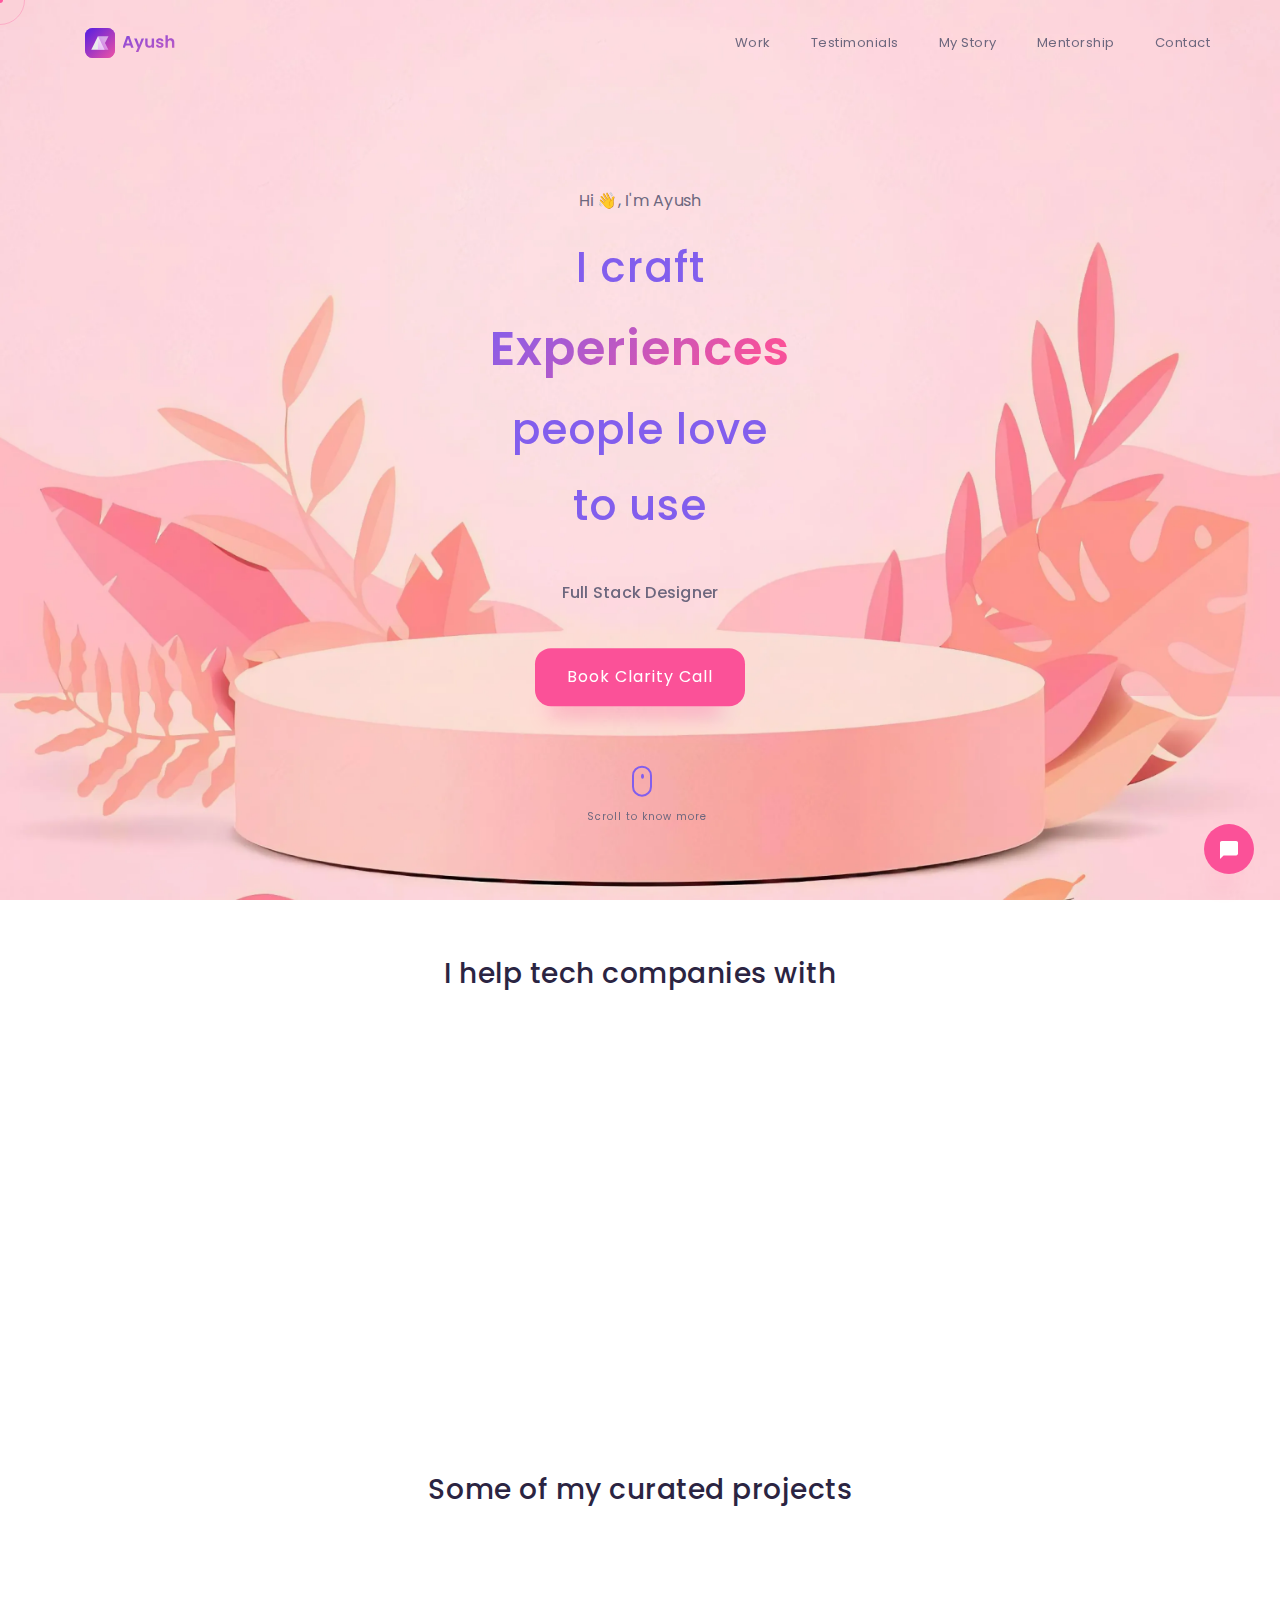
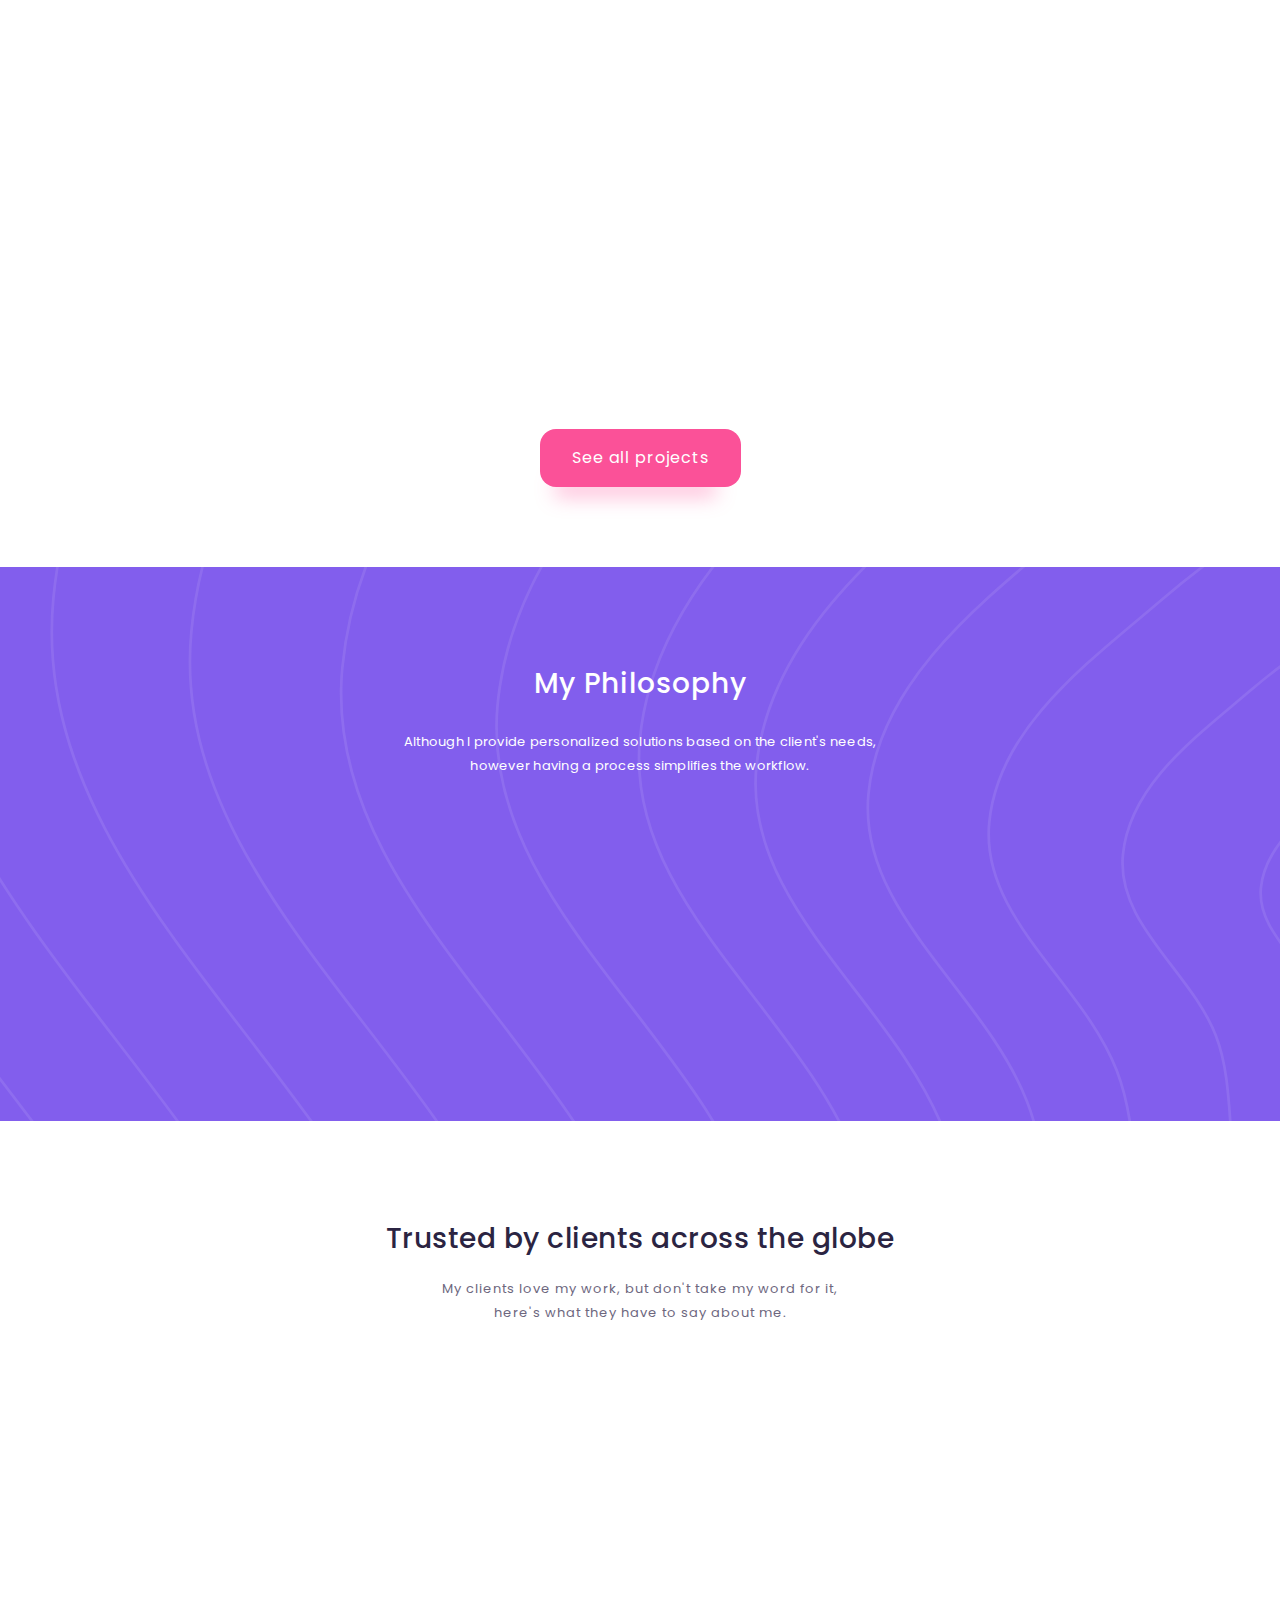
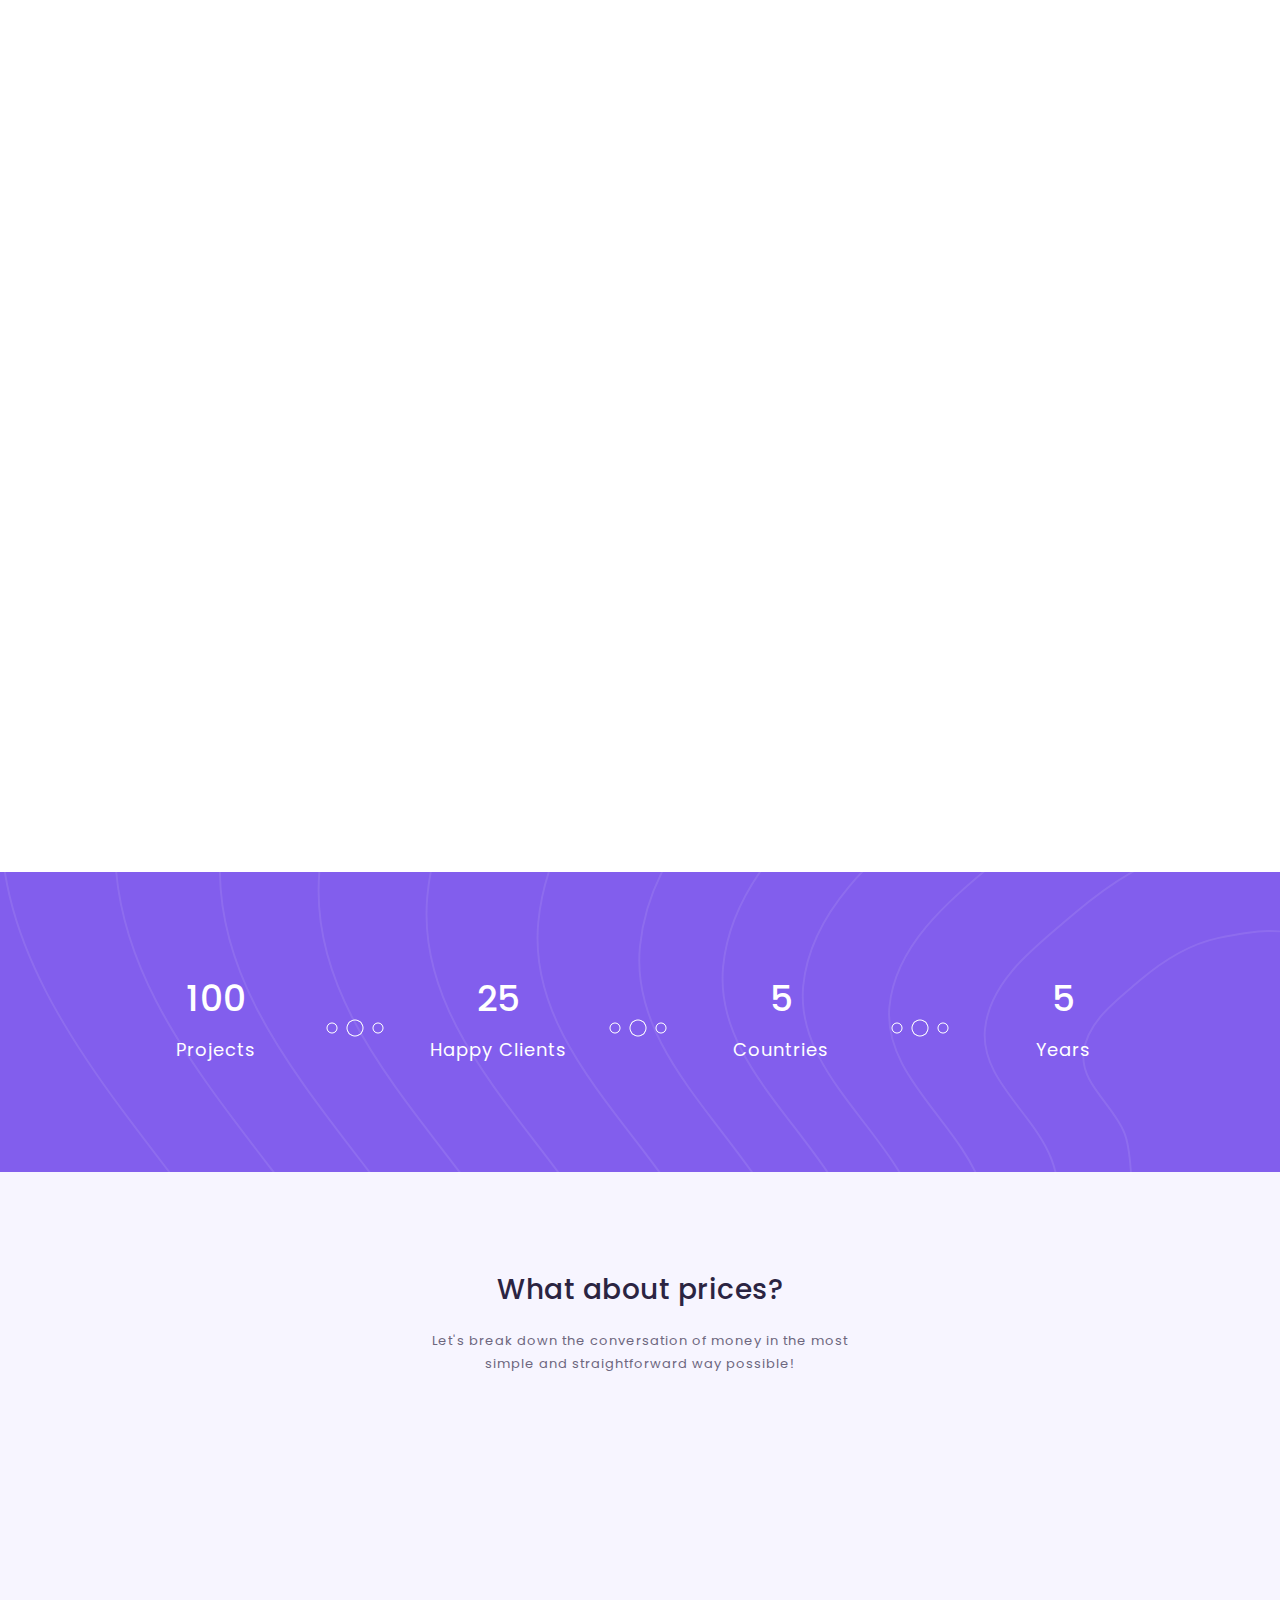
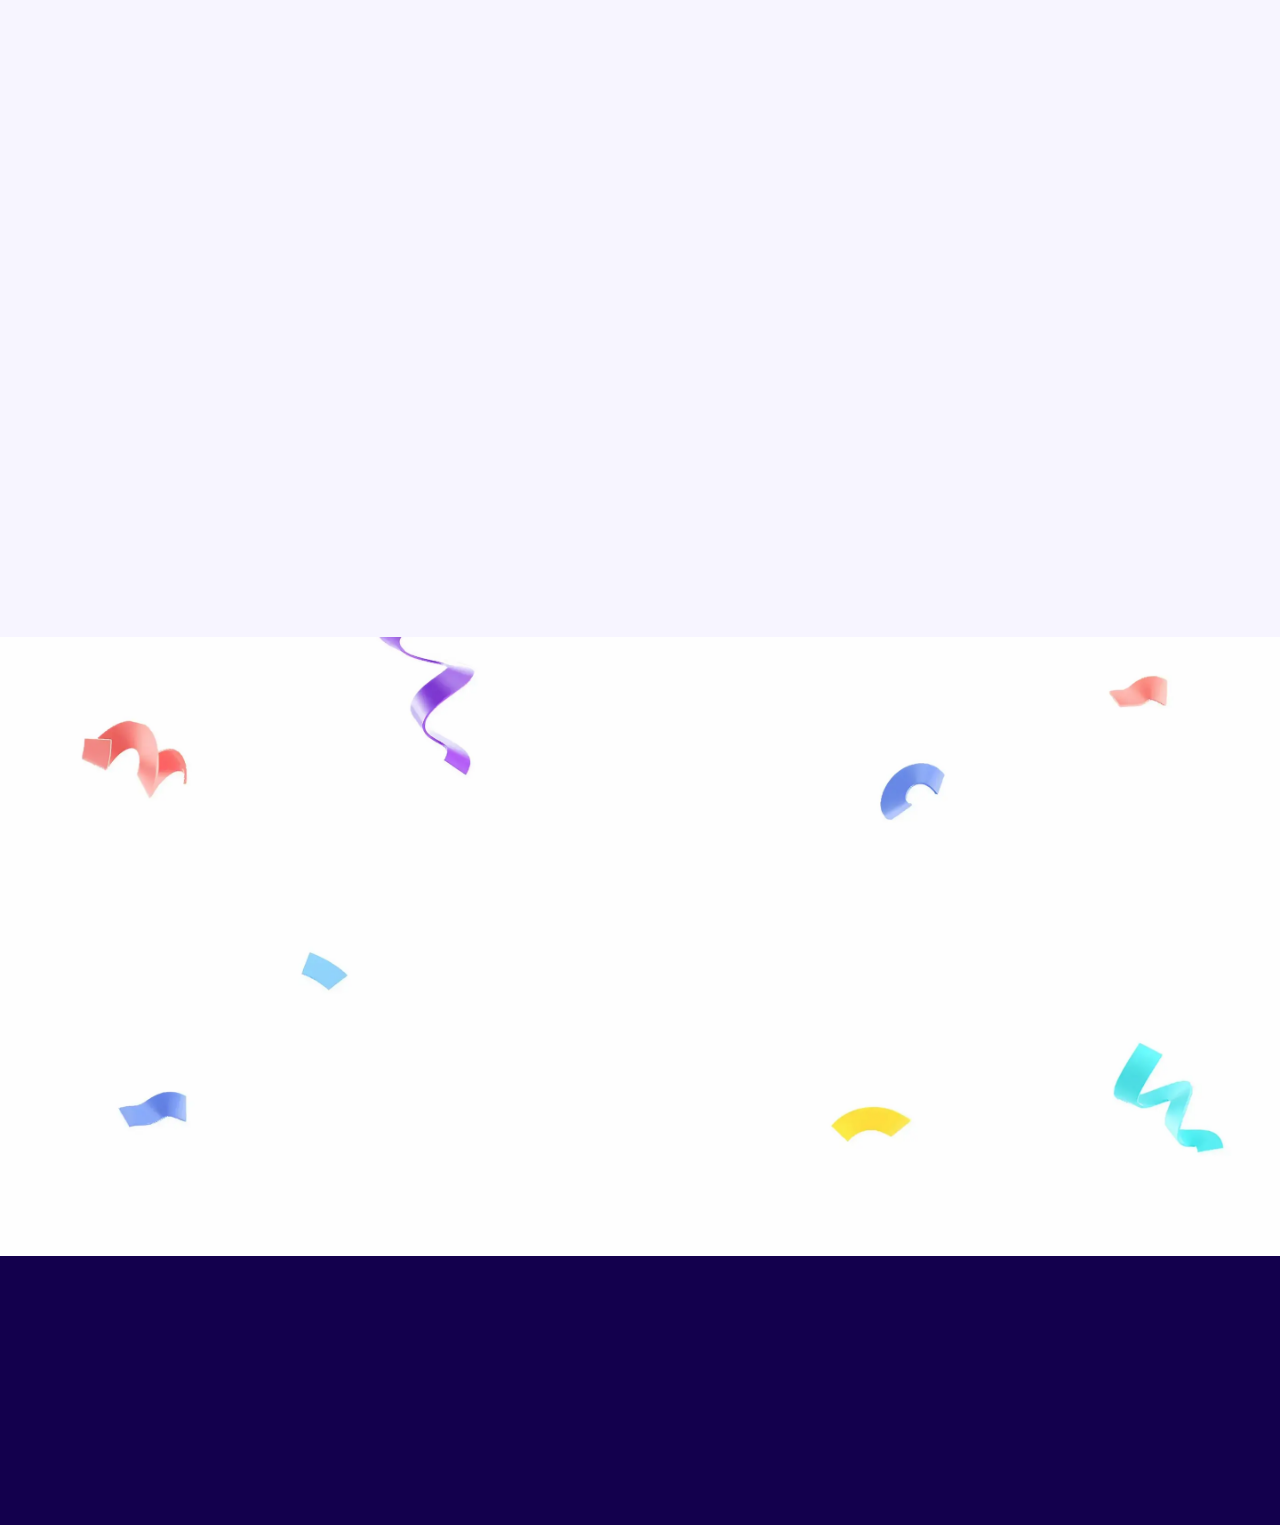
<file: index.html>
<!DOCTYPE html>
<html lang="en">
  <head>
    <!-- Global site tag (gtag.js) - Google Analytics -->
    <script
      async
      src="https://www.googletagmanager.com/gtag/js?id=G-4JGH2GENXY"
      ;
    ></script>
    <script>
      window.dataLayer = window.dataLayer || [];
      function gtag() {
        dataLayer.push(arguments);
      }
      gtag("js", new Date());

      gtag("config", "G-4JGH2GENXY");

      // Hotjar
      (function (h, o, t, j, a, r) {
        h.hj =
          h.hj ||
          function () {
            (h.hj.q = h.hj.q || []).push(arguments);
          };
        h._hjSettings = { hjid: 2344240, hjsv: 6 };
        a = o.getElementsByTagName("head")[0];
        r = o.createElement("script");
        r.async = 1;
        r.src = t + h._hjSettings.hjid + j + h._hjSettings.hjsv;
        a.appendChild(r);
      })(window, document, "https://static.hotjar.com/c/hotjar-", ".js?sv=");
    </script>

    <title>Ayush Kumar - A Full Stack Designer</title>

    <!-- SEO Tags -->

    <meta charset="utf-8" />
    <meta
      name="keywords"
      content="ui ux designer, ui ux designer portfolio website, ui and ux designer, ayush kumar ui ux designer, ayush kumar design portfolio"
    />
    <meta
      name="description"
      content="Hi, I'm Ayush, a UI/UX Designer. I craft experiences people love to use."
    />
    <meta name="copyright" content="Ayush Kumar" />
    <meta name="author" content="Ayush Kumar, hi@designedbyayush.com" />
    <meta name="designer" content="Ayush Kumar" />
    <meta name="owner" content="Ayush Kumar" />
    <meta name="url" content="http://www.designedbyayush.com" />
    <meta name="category" content="portfolio" />
    <meta name="coverage" content="Worldwide" />
    <meta name="distribution" content="Global" />
    <meta name="reply-to" content="hi@designedbyayush.com" />
    <meta
      name="viewport"
      content="width=device-width, initial-scale=1, shrink-to-fit=no"
    />
    <meta name="theme-color" content="#8261ee" />

    <!-- OG images -->

    <meta property="og:title" content="Ayush's Portfolio" />
    <meta
      property="og:description"
      content="Hi, I'm Ayush, a UI/UX Designer. I craft experiences people love to use."
    />
    <meta
      property="og:image"
      content="https://designedbyayush.com/assets/images/opengraph/og-image.png"
    />
    <meta property="og:url" content="https://designedbyayush.com/" />
    <meta property="og:type" content="website" />
    <meta property="og:site_name" content="Ayush Kumar" />
    <meta
      property="og:image:alt"
      name="Ayush's Design Portfolio"
      content="logo"
    />

    <!-- Twitter Card -->
    <meta property="twitter:card" content="summary_large_image" />
    <meta property="twitter:url" content="https://designedbyayush.com" />
    <meta property="twitter:title" content="Ayush's Kumar" />
    <meta property="twitter:description" content="Ayush's Design Portfolio" />
    <meta
      property="twitter:image"
      content="https://designedbyayush.com/assets/images/backgrounds/twitter-card.png"
    />

    <!-- Poppins CDN Google Fonts -->

    <link
      rel="preload"
      href="https://fonts.googleapis.com/css?family=Poppins:400,500,600&display=swap"
      as="style"
    />
    <link rel="preconnect" href="https://fonts.gstatic.com" />
    <link
      href="https://fonts.googleapis.com/css?family=Poppins:400,500,600&display=swap"
      rel="stylesheet"
    />

    <!-- Preconnect Typeform -->

    <link
      rel="preconnect"
      href="https://embed.typeform.com"
      media="screen and (min-width: 720px)"
    />

    <!-- Preload Fontawesome -->

    <link
      rel="preload"
      href="assets/webfonts/fa-brands-400.woff2"
      as="font"
      type="font/woff2"
      crossorigin
    />
    <link
      rel="preload"
      href="assets/webfonts/fa-solid-900.woff2"
      as="font"
      type="font/woff2"
      crossorigin
    />

    <!-- Additional CSS Files -->

    <!-- Bootstrap -->
    <link rel="preload" href="assets/css/bootstrap.min.css" as="style" />
    <link
      rel="stylesheet"
      type="text/css"
      href="assets/css/bootstrap.min.css"
    />

    <!-- Font-awesome -->
    <link rel="preload" href="assets/css/all.min.css" as="style" />
    <link rel="stylesheet" type="text/css" href="assets/css/all.min.css" />

    <!-- Portfolio CSS-->
    <link rel="preload" href="assets/css/portfolio.css" as="style" />
    <link rel="stylesheet" href="assets/css/portfolio.css" />

    <!-- Kursor CSS-->
    <link
      rel="preload"
      href="assets/css/kursor.min.css"
      as="style"
      media="screen and (min-width: 720px)"
    />
    <link
      rel="stylesheet"
      href="assets/css/kursor.min.css"
      media="screen and (min-width: 720px)"
    />

    <!-- Apple Touch Icon -->
    <link
      rel="apple-touch-icon"
      sizes="180x180"
      href="assets/images/logo/logo.png"
    />

    <!-- Favicon -->
    <link
      rel="shortcut icon"
      href="assets/images/logo/logo.png"
      type="image/x-icon"
    />
    <link
      rel="icon"
      type="image/png"
      sizes="32x32"
      href="assets/images/logo/logo.png"
    />
    <link
      rel="icon"
      type="image/png"
      sizes="16x16"
      href="assets/images/logo/logo.png"
    />
  </head>

  <body>
    <!-- ***** Preloader Start ***** -->
    <div id="preloader">
      <div class="jumper">
        <div></div>
        <div></div>
        <div></div>
      </div>
    </div>

    <!-- ***** Header Area Start ***** -->
    <header class="header-area header-sticky">
      <div class="container" id="navbars">
        <div class="row">
          <div class="col-12">
            <nav class="main-nav">
              <!-- ***** Logo Start ***** -->
              <a href="#welcome" class="logo">
                <img
                  id="services2"
                  src="assets/images/logo/logo-icon.svg"
                  width="40"
                  height="40"
                  alt="Ayush Kumar Logo"
                  tabindex="-1"
                />
                <img
                  id="services"
                  src="assets/images/logo/logo.svg"
                  width="160"
                  height="30"
                  alt="Ayush Kumar Logo"
                  tabindex="-1"
                />
              </a>

              <!-- ***** Menu Start ***** -->
              <ul class="nav">
                <li><a href="#work">Work</a></li>
                <li><a href="testimonials">Testimonials</a></li>
                <li><a href="about">My Story</a></li>
                <li><a href="mentorship">Mentorship</a></li>
                <li><a href="#contact-us">Contact</a></li>
                <li class="inactive"><a href="solutions">Solutions</a></li>
                <li class="inactive"><a href="work">Work</a></li>
                <li class="inactive">
                  <a href="faqs">FAQs</a>
                </li>
                <li class="inactive">
                  <a href="reviews">Mentorship Reviews</a>
                </li>
              </ul>
              <a class="menu-trigger">
                <span>Menu</span>
              </a>
            </nav>
          </div>
        </div>
      </div>
    </header>

    <!-- ***** Welcome Area Start ***** -->
    <div class="welcome-area" id="welcome">
      <div class="header-text">
        <div class="container">
          <div class="row">
            <div
              class="offset-xl-3 col-xl-6 offset-lg-2 col-lg-8 col-md-12 col-sm-12"
            >
              <h1 class="inactive">I am Ayush a ui ux designer</h1>
              <p
                id="hithere"
                data-scroll-reveal="enter bottom move 50px over 0.4s after 0.2s"
              >
                Hi <span class="waving-hand">👋</span>, I'm Ayush
              </p>
              <div
                data-scroll-reveal="enter bottom move 50px over 0.6s after 0.4s"
              >
                <h1>
                  I craft <br /><strong>Experiences</strong><br />people love<br />to
                  use
                </h1>
                <p><strong> Full Stack Designer </strong></p>
                <a
                  href="https://calendly.com/designedbyayush/call"
                  class="main-button-slider"
                  title="Book Free 30min Consultation on Calendly"
                  aria-label="Book Clarity Call"
                  >Book Clarity Call</a
                >
              </div>
              <section id="cursor" class="desktop-only">
                <a href="#features"><span></span>Scroll to know more</a>
              </section>
            </div>
          </div>
        </div>
      </div>
      <!-- ***** Header Text End ***** -->
    </div>

    <!-- ***** Features Small Start ***** -->
    <section class="section home-feature" id="features">
      <div class="container">
        <div class="row">
          <div class="col-lg-12">
            <div class="center-heading">
              <h2 class="section-title desktop-only" id="">
                I help tech companies with
              </h2>
              <h2 class="section-title mobile-only" id="">My Expertise</h2>
              <br />
              <div class="col-lg-12">
                <div class="row">
                  <!-- ***** UX Consultation ***** -->
                  <div
                    class="col-lg-4 col-md-6 col-sm-6 col-12 services"
                    data-scroll-reveal="enter bottom move 50px over 0.2s after 0.2s"
                  >
                    <div class="features-small-item" tabindex="0">
                      <div
                        class="icon"
                        data-scroll-reveal="enter bottom move 30px over 0.6s after 0.4s"
                      >
                        <i
                          ><img
                            src="assets/images/home-feature/ux.webp"
                            loading="lazy"
                            width="100"
                            height="100"
                            alt="ux consultation"
                        /></i>
                      </div>
                      <h3 class="features-title">Research & Strategy</h3>
                      <p>
                        From taking a deep dive into the data and uncovering
                        hidden insights to formulating a roadmap for success.
                      </p>

                      <!-- I help companies in growing their business and reaching their full potential. -->
                    </div>
                  </div>

                  <!-- ***** UI Designing ***** -->
                  <div
                    class="col-lg-4 col-md-6 col-sm-6 col-12 services"
                    data-scroll-reveal="enter bottom move 50px over 0.2s after 0.4s"
                  >
                    <div class="features-small-item" tabindex="0">
                      <div
                        class="icon"
                        data-scroll-reveal="enter bottom move 30px over 0.6s after 0.6s"
                      >
                        <i
                          ><img
                            src="assets/images/home-feature/ui.webp"
                            loading="lazy"
                            width="100"
                            height="100"
                            alt="ui designing"
                        /></i>
                      </div>
                      <h3 class="features-title">Branding & Design</h3>
                      <p>
                        From crafting captivating and cohesive brand identities
                        to seamless and delightful digital experiences.
                      </p>
                    </div>
                  </div>

                  <!-- ***** Branding ***** -->
                  <div
                    class="col-lg-4 col-md-6 col-sm-6 col-12 services"
                    data-scroll-reveal="enter bottom move 50px over 0.2s after 0.6s"
                  >
                    <div class="features-small-item" tabindex="0">
                      <div
                        class="icon"
                        data-scroll-reveal="enter bottom move 30px over 0.6s after 0.8s"
                      >
                        <i
                          ><img
                            src="assets/images/home-feature/branding.webp"
                            loading="lazy"
                            width="100"
                            height="100"
                            alt="branding and strategy"
                        /></i>
                      </div>
                      <h3 class="features-title">Marketing & Growth</h3>
                      <p>
                        From running strategic promotions through targeted
                        campaigns to understanding customer behaviour.
                      </p>
                    </div>
                  </div>
                </div>
              </div>
            </div>
          </div>
        </div>
      </div>
    </section>

    <!-- ***** Project Starts ***** -->
    <section class="section pad-5rem" id="work">
      <div class="container">
        <div class="row">
          <div class="col-lg-12">
            <div class="center-heading">
              <br />
              <h2 class="section-title desktop-only">
                Some of my curated projects
              </h2>
              <h2 class="section-title mobile-only">Curated Projects</h2>
              <br />
            </div>
          </div>
        </div>
        <div class="row">
          <!-- Cereble -->
          <div
            class="col-lg-4 col-md-6 col-sm-12 project-card"
            tabindex="0"
            data-scroll-reveal="enter bottom move 50px over 0.6s after 0.4s"
          >
            <div class="blog-post-thumb">
              <div class="img div-zoom">
                <a
                  href="cereble"
                  title="Cereble Case Study"
                  aria-label="Cereble Case Study"
                  tabindex="-1"
                  ><img
                    src="assets/images/projects/cereble.webp"
                    loading="lazy"
                    width="302"
                    height="226.5"
                    alt="Cereble Project Screenshot"
                    class="zoom"
                /></a>
              </div>
              <div class="blog-content">
                <h3>Cereble</h3>
                <div class="text">
                  Crafting the CX of
                  <b>Fundook</b> (Laser-based shooting systems) and
                  <b>Igiene</b> (Smart sanitizer dispenser)
                </div>
                <a href="cereble" class="project-button"
                  >Know More &nbsp; <i class="fas fa-arrow-right"></i
                ></a>
              </div>
            </div>
          </div>
          <!-- Preplaced -->
          <div
            class="col-lg-4 col-md-6 col-sm-12 project-card"
            tabindex="0"
            data-scroll-reveal="enter bottom move 50px over 0.6s after 0.6s"
          >
            <div class="blog-post-thumb">
              <div class="img div-zoom">
                <a
                  href="preplaced"
                  title="Preplaced Case Study"
                  aria-label="Preplaced Case Study"
                  tabindex="-1"
                  ><img
                    src="assets/images/projects/preplaced.webp"
                    loading="lazy"
                    width="302"
                    height="226.5"
                    alt="Preplaced Project Screenshot"
                    class="zoom"
                /></a>
              </div>
              <div class="blog-content">
                <h3>Preplaced</h3>
                <div class="text">
                  Revolutionizing the interviewing and placement ecosystem with
                  the help tech, design and AI.
                </div>
                <a href="preplaced" class="project-button"
                  >Know More &nbsp; <i class="fas fa-arrow-right"></i
                ></a>
              </div>
            </div>
          </div>
          <!-- Freelancing -->
          <div
            class="col-lg-4 col-md-6 col-sm-12 project-card"
            tabindex="0"
            data-scroll-reveal="enter bottom move 50px over 0.6s after 0.8s"
          >
            <div class="blog-post-thumb">
              <div class="img div-zoom" id="proj1">
                <a
                  href="freelancing"
                  title="Freelancing and Passion Projects"
                  aria-label="Freelancing and Passion Projects"
                  tabindex="-1"
                  ><img
                    src="assets/images/projects/freelancing.webp"
                    loading="lazy"
                    width="302"
                    height="226.5"
                    alt="Freelancing and Passion Cereble Projects Screenshot"
                    class="zoom"
                /></a>
              </div>
              <div class="blog-content">
                <h3>Freelancing + Passion</h3>
                <div class="text">
                  Showcasing my curated freelancing and passion-fueled projects
                  that made me who I am today
                </div>
                <a href="freelancing" class="project-button"
                  >Know More &nbsp; <i class="fas fa-arrow-right"></i
                ></a>
              </div>
            </div>
          </div>
        </div>
        <div class="offset-lg-3 col-lg-6" id="p3"></div>
        <div class="all-projects">
          <a
            href="work"
            class="main-button-slider"
            title="See all projects"
            aria-label="See all projects"
            >See all projects</a
          >
        </div>
      </div>
    </section>

    <!-- ***** Work Process ***** -->
    <section class="mini" id="work-process">
      <div class="mini-content">
        <div class="container">
          <div class="row">
            <div class="offset-lg-3 col-lg-6">
              <div class="info">
                <h1>My Philosophy</h1>
                <p class="desktop-only">
                  Although I provide personalized solutions based on the
                  client's needs,
                  <br />
                  however having a process simplifies the workflow.
                </p>
                <p class="mobile-only">
                  Solutions are always based on the client's needs, however
                  here's a gist of the my process
                </p>
              </div>
            </div>
          </div>
          <!-- ***** Mini Box Start ***** -->
          <div class="row">
            <div
              class="col-lg-2 col-md-3 col-sm-6 col-6"
              data-scroll-reveal="enter bottom move 30px over 0.4s after 0.1s"
            >
              <a href="#" class="mini-box">
                <i
                  ><img
                    src="assets/images/process/empathise.webp"
                    alt="Empathise Icon"
                    width="100"
                    height="100"
                    loading="lazy"
                /></i>
                <strong>Empathise</strong>
              </a>
            </div>
            <div
              class="col-lg-2 col-md-3 col-sm-6 col-6"
              data-scroll-reveal="enter bottom move 30px over 0.4s after 0.2s"
            >
              <a href="#" class="mini-box">
                <i
                  ><img
                    src="assets/images/process/research.webp"
                    alt="Research Icon"
                    width="100"
                    height="100"
                    loading="lazy"
                /></i>
                <strong>Research</strong>
              </a>
            </div>
            <div
              class="col-lg-2 col-md-3 col-sm-6 col-6"
              data-scroll-reveal="enter bottom move 30px over 0.4s after 0.3s"
            >
              <a href="#" class="mini-box">
                <i
                  ><img
                    src="assets/images/process/design.webp"
                    alt="Design Icon"
                    width="100"
                    height="100"
                    loading="lazy"
                /></i>
                <strong>Design</strong>
              </a>
            </div>
            <div
              class="col-lg-2 col-md-3 col-sm-6 col-6"
              data-scroll-reveal="enter bottom move 30px over 0.4s after 0.4s"
            >
              <a href="#" class="mini-box">
                <i
                  ><img
                    src="assets/images/process/develop.webp"
                    alt="Develop Icon"
                    width="100"
                    height="100"
                    loading="lazy"
                /></i>
                <strong>Develop</strong>
              </a>
            </div>
            <div
              class="col-lg-2 col-md-3 col-sm-6 col-6"
              data-scroll-reveal="enter bottom move 30px over 0.4s after 0.5s"
            >
              <a href="#" class="mini-box">
                <i
                  ><img
                    src="assets/images/process/test.webp"
                    alt="Test Icon"
                    width="100"
                    height="100"
                    loading="lazy"
                /></i>
                <strong>Test</strong>
              </a>
            </div>
            <div
              class="col-lg-2 col-md-3 col-sm-6 col-6"
              data-scroll-reveal="enter bottom move 30px over 0.4s after 0.6s"
            >
              <a href="#" class="mini-box">
                <i
                  ><img
                    src="assets/images/process/iterate.webp"
                    alt="Iterate Icon"
                    width="100"
                    height="100"
                    loading="lazy"
                /></i>
                <strong>Iterate</strong>
              </a>
            </div>
          </div>
          <!-- ***** Mini Box End ***** -->
        </div>
      </div>
    </section>

    <!-- ***** Testimonials ***** -->
    <section class="section" id="testimonials">
      <div class="container">
        <div class="row">
          <div class="col-lg-12">
            <div class="center-heading">
              <h2 class="section-title">Trusted by clients across the globe</h2>
            </div>
          </div>
          <div class="offset-lg-3 col-lg-6">
            <div class="center-text">
              <p class="desktop-only">
                My clients love my work, but don't take my word for it,
                <br />here's what they have to say about me.
              </p>
              <p class="mobile-only">
                Don't take my word for it, here's what they have to say about
                me.
              </p>
            </div>
          </div>
        </div>
        <!-- First row of testimonials -->
        <div class="row">
          <!-- ***** Cereble ***** -->
          <div
            class="col-lg-4 col-md-6 col-sm-12"
            data-scroll-reveal="enter bottom move 50px over 0.6s after 0.2s"
          >
            <div class="team-item" tabindex="0">
              <div class="team-content">
                <i class="testi">
                  <img
                    src="assets/images/brands/cereble.svg"
                    loading="lazy"
                    width="200"
                    height="35"
                    alt="Cereble Logo"
                  />
                </i>
                <p class="testi-heading">Knows software development</p>
                <p>
                  "Ayush is exceptionally organized, demonstrating a natural
                  ability to manage tasks and adheres to timelines meticulously.
                  What truly distinguishes him is his understanding of the
                  software development, seamlessly bridging the gap between
                  design & implementation."
                </p>
                <div class="user-image">
                  <img
                    src="assets/images/testimonials/indrajeet.webp"
                    loading="lazy"
                    alt="Indrajeet Patil - CEO, Cereble"
                    width="60"
                    height="60"
                  />
                </div>
                <div class="team-info">
                  <h3 class="user-name">Indrajeet Patil</h3>
                  <span>CEO, Cereble</span>
                </div>
              </div>
            </div>
          </div>

          <!-- Preplaced -->
          <div
            class="col-lg-4 col-md-6 col-sm-12"
            data-scroll-reveal="enter bottom move 50px over 0.6s after 0.4s"
          >
            <div class="team-item" tabindex="0">
              <div class="team-content">
                <i class="testi">
                  <img
                    src="assets/images/brands/preplaced.svg"
                    loading="lazy"
                    width="200"
                    height="35"
                    alt="Preplaced Logo"
                  />
                </i>
                <p class="testi-heading">Understands business goals</p>
                <p>
                  "Ayush always goes the extra mile to understand your business
                  goals first and then incorporates that into his design. He is
                  responsible, reliable and produces extremely high quality user
                  experiences. He exceeded my expectations every time on both UX
                  design and efficiency."
                </p>
                <div class="user-image">
                  <img
                    src="assets/images/testimonials/keshav.webp"
                    loading="lazy"
                    alt="Keshav Patil - CPO, Preplaced"
                    width="60"
                    height="60"
                  />
                </div>
                <div class="team-info">
                  <h3 class="user-name">Keshav Patil</h3>
                  <span>CPO, Preplaced</span>
                </div>
              </div>
            </div>
          </div>

          <!-- MissionEd -->
          <div
            class="col-lg-4 col-md-6 col-sm-12"
            data-scroll-reveal="enter bottom move 50px over 0.6s after 0.6s"
          >
            <div class="team-item" tabindex="0">
              <div class="team-content">
                <i class="testi">
                  <img
                    src="assets/images/brands/missioned.svg"
                    loading="lazy"
                    width="200"
                    height="35"
                    alt="MissionEd Logo"
                  />
                </i>
                <p class="testi-heading">Always exceeds expectations</p>
                <p>
                  "Ayush is the best UI/UX designer I have ever worked with. He
                  will always exceed your expectations and he always delivers
                  amazing designs. He often goes the extra mile and gives
                  professional guidance in marketing and development which
                  improves the overall outcome of the project."
                </p>
                <div class="user-image">
                  <img
                    src="assets/images/testimonials/prithwi.webp"
                    loading="lazy"
                    width="60"
                    height="60"
                    alt="Prithwi Sinha - Founder, MissionEd"
                  />
                </div>
                <div class="team-info">
                  <h3 class="user-name">Prithwi Sinha</h3>
                  <span>Founder, MissionEd</span>
                </div>
              </div>
            </div>
          </div>
        </div>
        <!-- Second Row of testimonials -->
        <div class="row desktop-only" style="margin-top: 30px">
          <!-- MarketInc -->
          <div
            class="col-lg-4 col-md-6 col-sm-12"
            data-scroll-reveal="enter bottom move 50px over 0.6s after 0.2s"
          >
            <div class="team-item" tabindex="0">
              <div class="team-content">
                <i class="testi">
                  <img
                    src="assets/images/brands/marketinc.svg"
                    loading="lazy"
                    width="200"
                    height="35"
                    alt="MarketInc Logo"
                  />
                </i>
                <p class="testi-heading">Thinks about UX first</p>
                <p>
                  "Whenever Ayush said he would get something done, he always
                  did. I never had to ask him twice. He thinks about the user
                  experience first, recommends options, when our team didn't
                  even think of it, and was thorough, professional, and most
                  important, quick!"
                </p>
                <div class="user-image">
                  <img
                    src="assets/images/testimonials/ujjwal.webp"
                    loading="lazy"
                    width="60"
                    height="60"
                    alt="ujjwal-maheshwari-marketinc-director"
                  />
                </div>
                <div class="team-info">
                  <h3 class="user-name">Ujjwal Maheshwari</h3>
                  <span>Director, MarketInc</span>
                </div>
              </div>
            </div>
          </div>
          <!-- Zebo.ai -->
          <div
            class="col-lg-4 col-md-6 col-sm-12"
            data-scroll-reveal="enter bottom move 50px over 0.6s after 0.4s"
          >
            <div class="team-item" tabindex="0">
              <div class="team-content">
                <i class="testi">
                  <img
                    src="assets/images/brands/zebo.ai.svg"
                    loading="lazy"
                    width="200"
                    height="35"
                    alt="Zebo.ai Logo"
                  />
                </i>
                <p class="testi-heading">Designs with incredible finesse</p>
                <p>
                  "Ayush has really been a pleasure to work with. He not only
                  always delivers the work on time and provides great value for
                  money. What I particularly enjoyed about working with him, was
                  how he was easily able to materialize my vision for the design
                  with incredible finesse."
                </p>
                <div class="user-image">
                  <img
                    src="assets/images/testimonials/audil.webp"
                    loading="lazy"
                    alt="audil-iqbal-zebo.ai-cto"
                    width="60"
                    height="60"
                  />
                </div>
                <div class="team-info">
                  <h3 class="user-name">Audil Iqbal</h3>
                  <span>CTO, Zebo.ai</span>
                </div>
              </div>
            </div>
          </div>
          <!-- ***** Dridh Sankalp ***** -->
          <div
            class="col-lg-4 col-md-6 col-sm-12"
            data-scroll-reveal="enter bottom move 50px over 0.6s after 0.6s"
          >
            <div class="team-item" tabindex="0">
              <div class="team-content">
                <i class="testi">
                  <img
                    src="assets/images/brands/dridhsankalp.svg"
                    loading="lazy"
                    width="200"
                    height="35"
                    alt="Dridh Sankalp Logo"
                  />
                </i>
                <p class="testi-heading">Dedicated and passionate</p>
                <p>
                  "Ayush is one of the best UI/UX designers I have ever come
                  across. I worked with him on one of my projects, and it was
                  great working with him. He is very dedicated and passionate
                  about his work. I would absolutely recommend Ayush to anyone
                  who is looking for a UI/UX designer."
                </p>
                <div class="user-image">
                  <img
                    src="assets/images/testimonials/rambabu.webp"
                    loading="lazy"
                    alt="rambabu-sharma-sinha-dridhsankalp-founder"
                    width="60"
                    height="60"
                  />
                </div>
                <div class="team-info">
                  <h3 class="user-name">Rambabu Sharma</h3>
                  <span>Founder, Dridh Sankalp</span>
                </div>
              </div>
            </div>
          </div>
        </div>
        <div
          style="text-align: center; margin-top: 30px"
          data-scroll-reveal="enter bottom move 30px over 0.4s after 0.2s"
        >
          <a
            href="testimonials"
            class="main-button-slider"
            title="View all testimonials"
            aria-label="View all testimonials"
            >Read all 20+ testimonials</a
          >
        </div>
      </div>
    </section>

    <!-- ***** Counter Parallax Start ***** -->
    <section class="counter">
      <div class="content">
        <div class="container">
          <div class="row">
            <div class="col-lg-3 col-md-6 col-sm-12">
              <div class="count-item decoration-bottom">
                <strong>100</strong>
                <span>Projects</span>
              </div>
            </div>
            <div class="col-lg-3 col-md-6 col-sm-12">
              <div class="count-item decoration-top">
                <strong>25</strong>
                <span>Happy Clients</span>
              </div>
            </div>
            <div class="col-lg-3 col-md-6 col-sm-12">
              <div class="count-item decoration-bottom">
                <strong>5</strong>
                <span>Countries</span>
              </div>
            </div>
            <div class="col-lg-3 col-md-6 col-sm-12">
              <div class="count-item">
                <strong>5</strong>
                <span>Years</span>
              </div>
            </div>
          </div>
        </div>
      </div>
    </section>

    <!-- ***** Pricing Plans ***** -->
    <section class="section colored" id="pricing-plans">
      <div class="container">
        <!-- ***** Section Title Start ***** -->
        <div class="row">
          <div class="col-lg-12">
            <div class="center-heading">
              <h2 class="section-title">What about prices?</h2>
            </div>
          </div>
          <div class="offset-lg-3 col-lg-6">
            <div class="center-text">
              <p class="desktop-only">
                Let's break down the conversation of money in the most
                <br />
                simple and straightforward way possible!
              </p>
              <p class="mobile-only">
                Let's break it down in the most simple and straightforward way
                possible!
              </p>
            </div>
          </div>
        </div>

        <div class="row">
          <div
            class="col-lg-4 col-md-6 col-sm-12"
            data-scroll-reveal="enter bottom move 50px over 0.6s after 0.2s"
          >
            <div class="pricing-item" tabindex="0">
              <div class="pricing-header">
                <h3 class="pricing-title">Basic</h3>
              </div>
              <div class="pricing-body">
                <div class="price-wrapper">
                  <span class="currency">$</span>
                  <span class="price">50</span>
                  <span class="period">onwards</span>
                </div>
                <ul class="list">
                  <li>Product Audit</li>
                  <li>UX Consultation</li>
                  <li>Business Solutions</li>
                </ul>
              </div>
              <div class="pricing-footer">
                <a
                  href="https://form.typeform.com/to/YDb5aG"
                  class="main-button"
                  aria-label="Book Now"
                  >Book Now</a
                >
              </div>
            </div>
          </div>
          <div
            class="col-lg-4 col-md-6 col-sm-12"
            data-scroll-reveal="enter bottom move 50px over 0.6s after 0.4s"
          >
            <div class="pricing-item active" tabindex="0">
              <div class="pricing-header">
                <h3 class="pricing-title">Strategy</h3>
              </div>
              <div class="pricing-body">
                <div class="price-wrapper">
                  <span class="currency">$</span>
                  <span class="price">1000</span>
                  <span class="period">onwards</span>
                </div>
                <ul class="list">
                  <li>Product Audit</li>
                  <li>UX Consultation</li>
                  <li>Brand Discovery</li>
                  <li>Business Solutions</li>
                  <li>Product MVP and USP</li>
                </ul>
              </div>
              <div class="pricing-footer">
                <a
                  href="https://form.typeform.com/to/YDb5aG"
                  id="standard"
                  class="main-button"
                  aria-label="Book Now"
                  >Book Now</a
                >
              </div>
            </div>
          </div>

          <div
            class="col-lg-4 col-md-6 col-sm-12"
            data-scroll-reveal="enter bottom move 50px over 0.6s after 0.6s"
          >
            <div class="pricing-item" tabindex="0">
              <div class="pricing-header">
                <h3 class="pricing-title">Premium</h3>
              </div>
              <div class="pricing-body">
                <div class="price-wrapper">
                  <span class="currency">$</span>
                  <span class="price">Custom</span>
                  <span class="period">onwards</span>
                </div>
                <ul class="list">
                  <li>Strategy</li>
                  <li>Consultation</li>
                  <li>UX Research</li>
                  <li>Visual Design</li>
                  <li>UI Prototyping</li>
                  <li>Brand Copywriting</li>
                  <li>Product Development</li>
                  <li>Usability Testing and QA</li>
                </ul>
              </div>
              <div class="pricing-footer">
                <a
                  href="https://form.typeform.com/to/YDb5aG"
                  class="main-button"
                  aria-label="Book Now"
                  >Book Now</a
                >
              </div>
            </div>
          </div>
        </div>
        <div
          style="text-align: center; margin-top: 30px"
          data-scroll-reveal="enter bottom move 30px over 0.4s after 0.2s"
        >
          <a
            href="solutions"
            class="main-button-slider"
            title="View all design solutions"
            aria-label="View all  solutions"
            >View all solutions</a
          >
        </div>
      </div>
    </section>

    <!-- ***** Contact ***** -->
    <section class="section colored" id="contact-us">
      <div class="container">
        <div class="row">
          <div class="col-lg-12">
            <div
              class="center-heading"
              data-scroll-reveal="enter bottom move 50px over 0.6s after 0.2s"
            >
              <h2 class="section-title">Do you love me yet?</h2>
              <h2 class="section-title desktop-only">
                Let's create something amazing!
              </h2>
              <h2 class="section-title mobile-only">Let's Work Together!</h2>
              <br />
              <br />
              <a
                aria-label="Contact Me"
                data-text="Contact Me"
                rel="noopener"
                class="typeform-share main-button-slider contact-me"
                href="https://form.typeform.com/to/YDb5aG"
                data-mode="popup"
                >Get in touch
              </a>
            </div>
          </div>
          <div
            class="offset-lg-3 col-lg-6"
            data-scroll-reveal="enter bottom move 50px over 0.6s after 0.4s"
          >
            <div class="center-text">
              <br />
              <br />
              <p>
                Curious about my
                <strong
                  ><a
                    href="https://bit.ly/ayushkumar"
                    title="Download Resume"
                    aria-label="Download Resume"
                    target="_blank"
                    >Resume</a
                  ></strong
                >?
              </p>
              <p>
                <a
                  href="mailto:hi@designedbyayush.com"
                  title="Email"
                  aria-label="Email"
                  class="email"
                  >hi@designedbyayush.com <i class="fas fa-arrow-right"></i
                ></a>
              </p>
            </div>
          </div>
        </div>
      </div>
    </section>

    <!-- Sticky Chat Button -->
    <a
      class="typeform-share button chat-blob"
      aria-label="Contact Ayush"
      rel="noopener"
      title="Contact Ayush"
      href="https://form.typeform.com/to/YDb5aG?typeform-medium=embed-snippet"
      data-mode="popover"
      target="_blank"
    >
      <span class="icon chat-circle">
        <img
          alt="contact-me"
          src="assets/images/chat-icon.svg"
          width="18"
          height="18"
        />
      </span>
    </a>

    <!-- ***** Footer ***** -->
    <footer>
      <div
        class="container"
        data-scroll-reveal="enter top move 15px over 0.4s after 0.2s"
      >
        <div class="row">
          <div class="col-lg-12 col-md-12 col-sm-12">
            <p class="footer-para">Let's stay in touch</p>
            <br />
            <ul class="social">
              <li>
                <a
                  href="mailto:hi@designedbyayush.com"
                  target="_blank"
                  rel="noopener"
                  title="Email"
                  aria-label="Email"
                  ><i class="fas fa-envelope"></i
                ></a>
              </li>
              <li>
                <a
                  href="https://dribbble.com/designedbyayush"
                  target="_blank"
                  title="Dribble"
                  aria-label="Dribble"
                  rel="noopener"
                  ><i class="fab fa-dribbble"></i
                ></a>
              </li>
              <li>
                <a
                  href="https://www.linkedin.com/in/designedbyayush/"
                  title="LinkedIn"
                  target="_blank"
                  aria-label="LinkedIn"
                  rel="noopener"
                  ><i class="fab fa-linkedin-in"></i
                ></a>
              </li>
              <li>
                <a
                  href="https://www.instagram.com/designedbyayush/"
                  target="_blank"
                  rel="noopener"
                  aria-label="Instagram"
                  title="Instagram"
                  ><i class="fab fa-instagram"></i
                ></a>
              </li>
              <li>
                <a
                  href="https://wa.link/9zahlz"
                  target="_blank"
                  title="Whatsapp"
                  aria-label="Whatsapp"
                  rel="noopener"
                >
                  <i class="fab fa-whatsapp"></i
                ></a>
              </li>
            </ul>
          </div>
        </div>
        <div class="row">
          <div class="col-lg-12">
            <p class="copyright">
              <i class="fas fa-code" title="Coded"></i> with
              <i class="fas fa-heart" title="Love"></i> just for you!
              <br />
              <br />Copyright &copy; 2021-23 Ayush Kumar
            </p>
          </div>
        </div>
      </div>
    </footer>

    <!-- jQuery -->
    <script src="assets/js/jquery-2.1.0.min.js"></script>

    <!-- Bootstrap -->
    <script defer src="assets/js/popper.js"></script>
    <script defer src="assets/js/bootstrap.min.js"></script>

    <!-- Plugins -->
    <script defer src="assets/js/scrollreveal.min.js"></script>
    <script defer src="assets/js/waypoints.min.js"></script>
    <script defer src="assets/js/jquery.counterup.min.js"></script>
    <script defer src="assets/js/imgfix.min.js"></script>

    <!-- Global Custom JS -->
    <script defer src="assets/js/custom.js"></script>

    <script src="assets/js/kursor.min.js"></script>

    <!-- Custom Script -->
    <script type="text/javascript" defer>
      $(function () {
        // Smooth Scrolling
        $("a[href*=#]").on("click", function (e) {
          e.preventDefault();
          $("html, body").animate(
            {
              scrollTop: $($(this).attr("href")).offset().top,
            },
            500,
            "linear"
          );
        });

        // Round Custom Cursor
        new kursor({
          color: "#ff589e",
          type: 4,
        });

        // Typeform button
        (function () {
          var qs,
            js,
            q,
            s,
            d = document,
            gi = d.getElementById,
            ce = d.createElement,
            gt = d.getElementsByTagName,
            id = "typef_orm_share",
            b = "https://embed.typeform.com/";
          if (!gi.call(d, id)) {
            js = ce.call(d, "script");
            js.id = id;
            js.src = b + "embed.js";
            q = gt.call(d, "script")[0];
            q.parentNode.insertBefore(js, q);
          }
        })();
      });
    </script>
  </body>
</html>
</file>
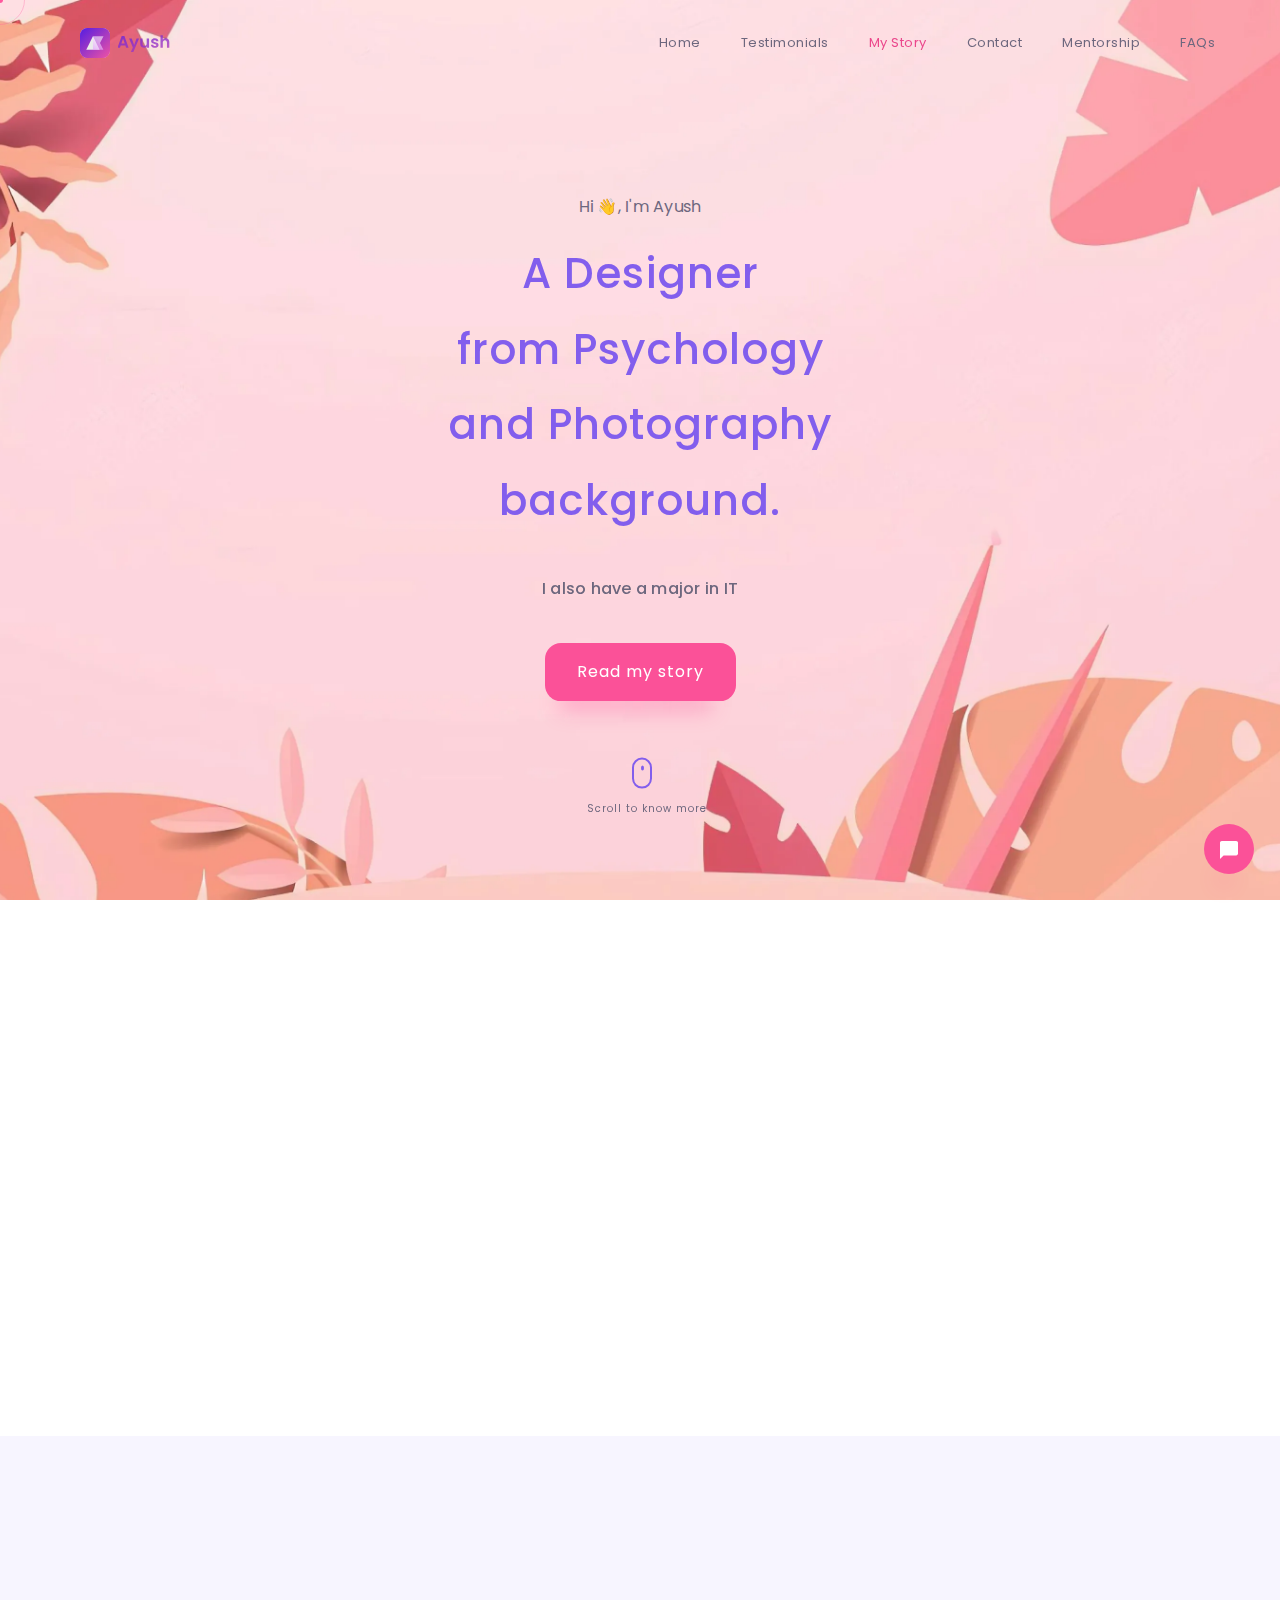
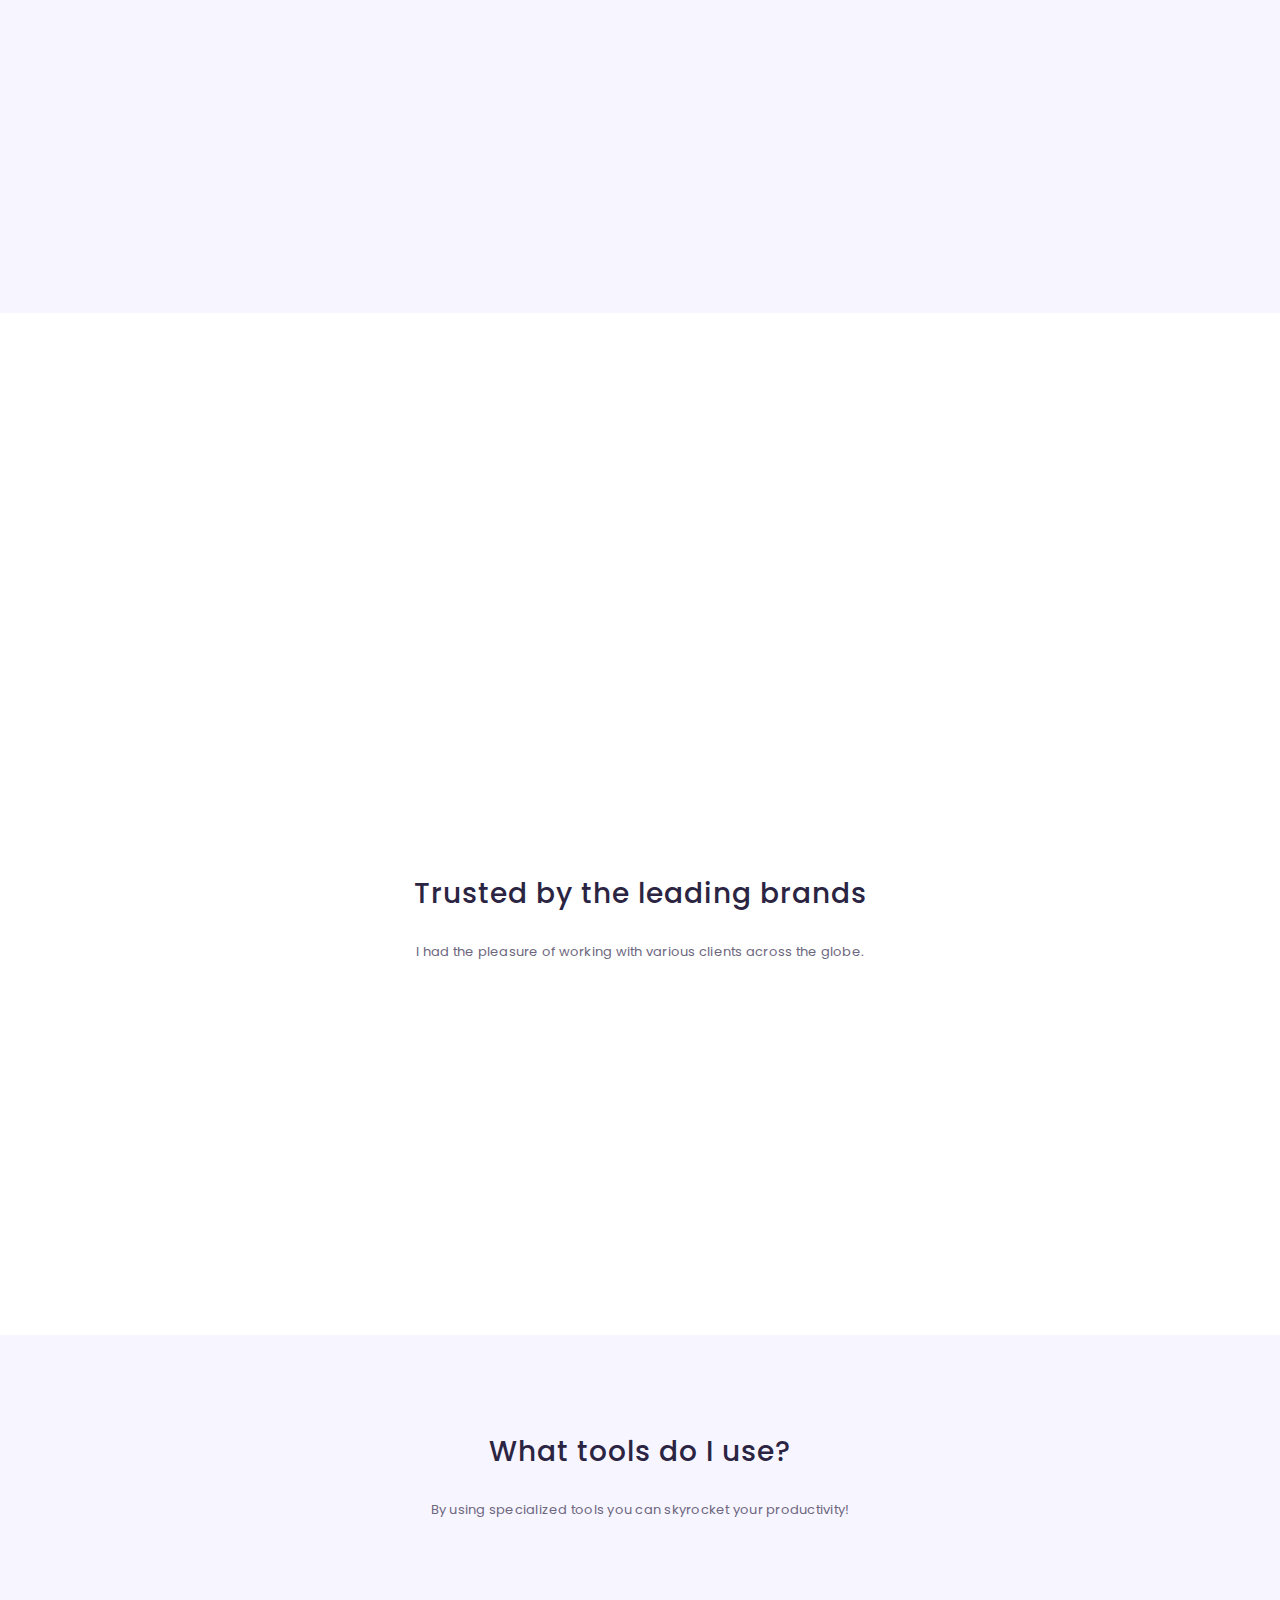
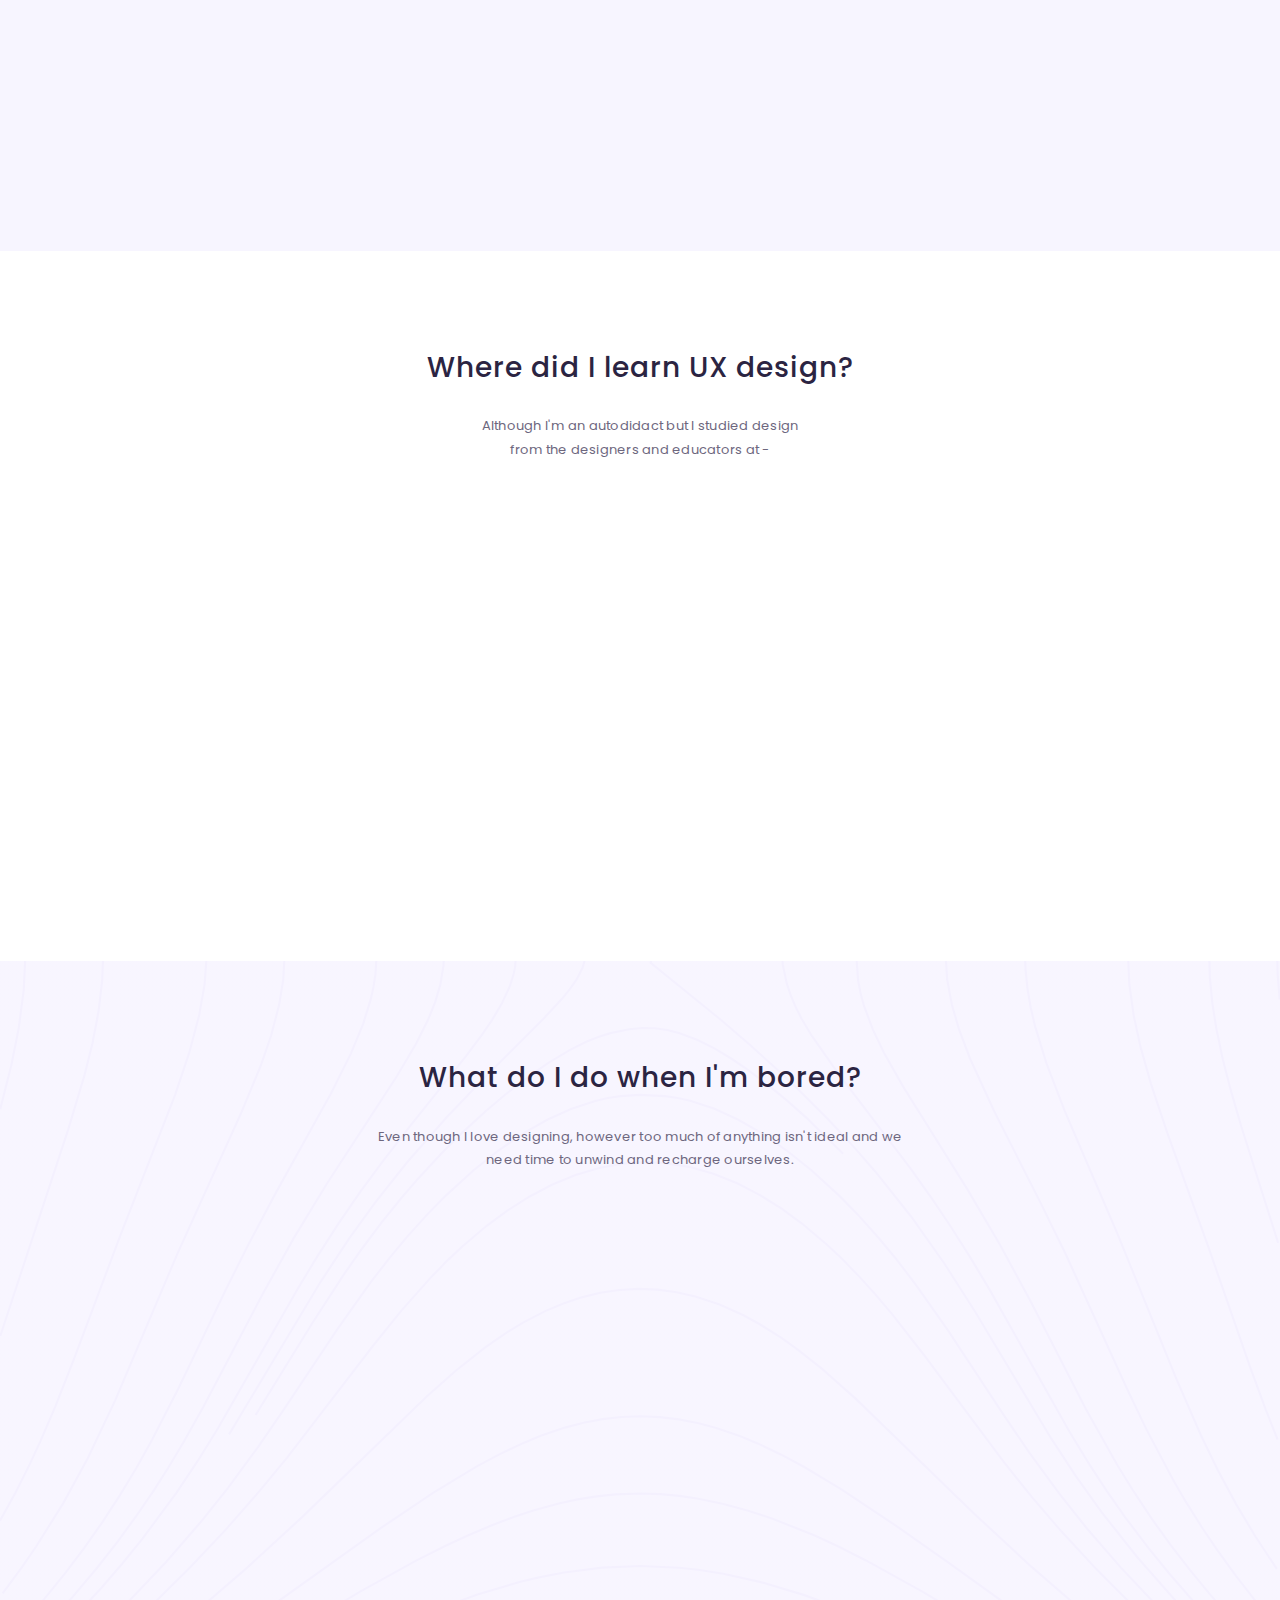
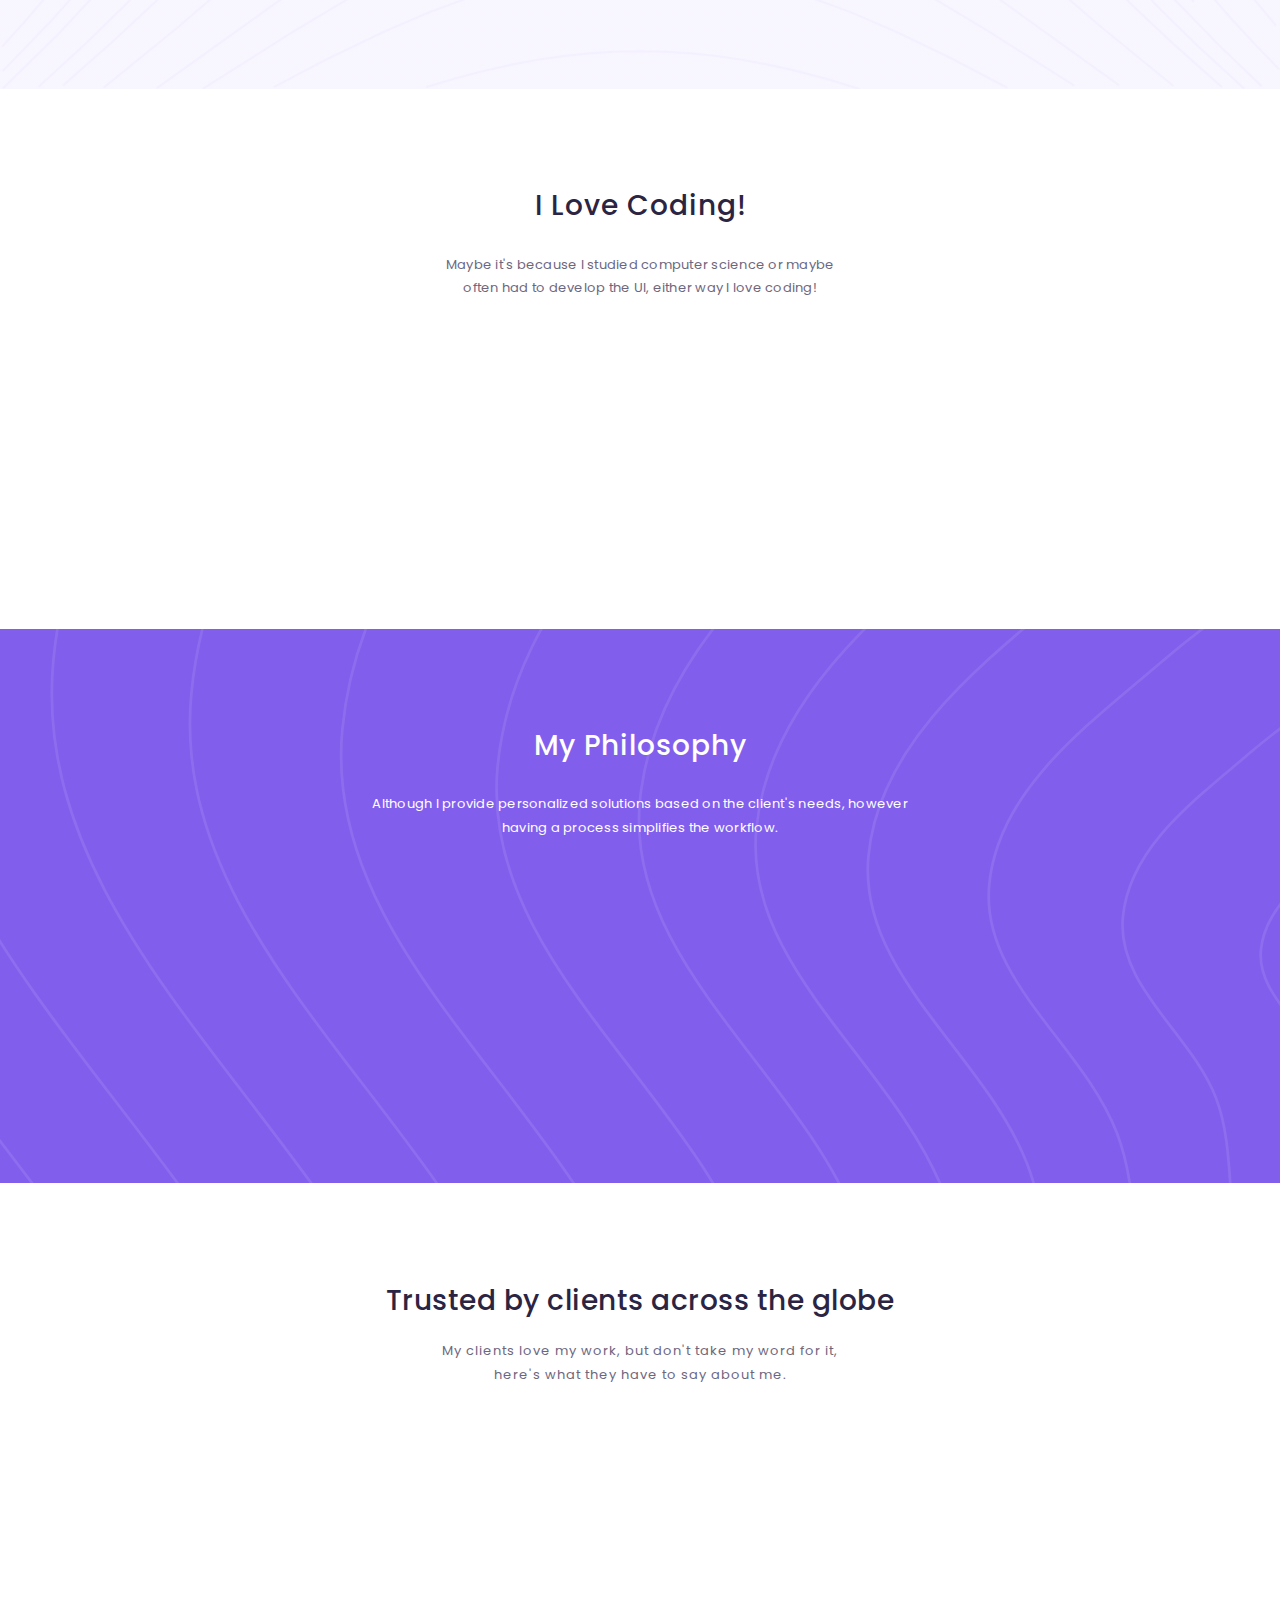
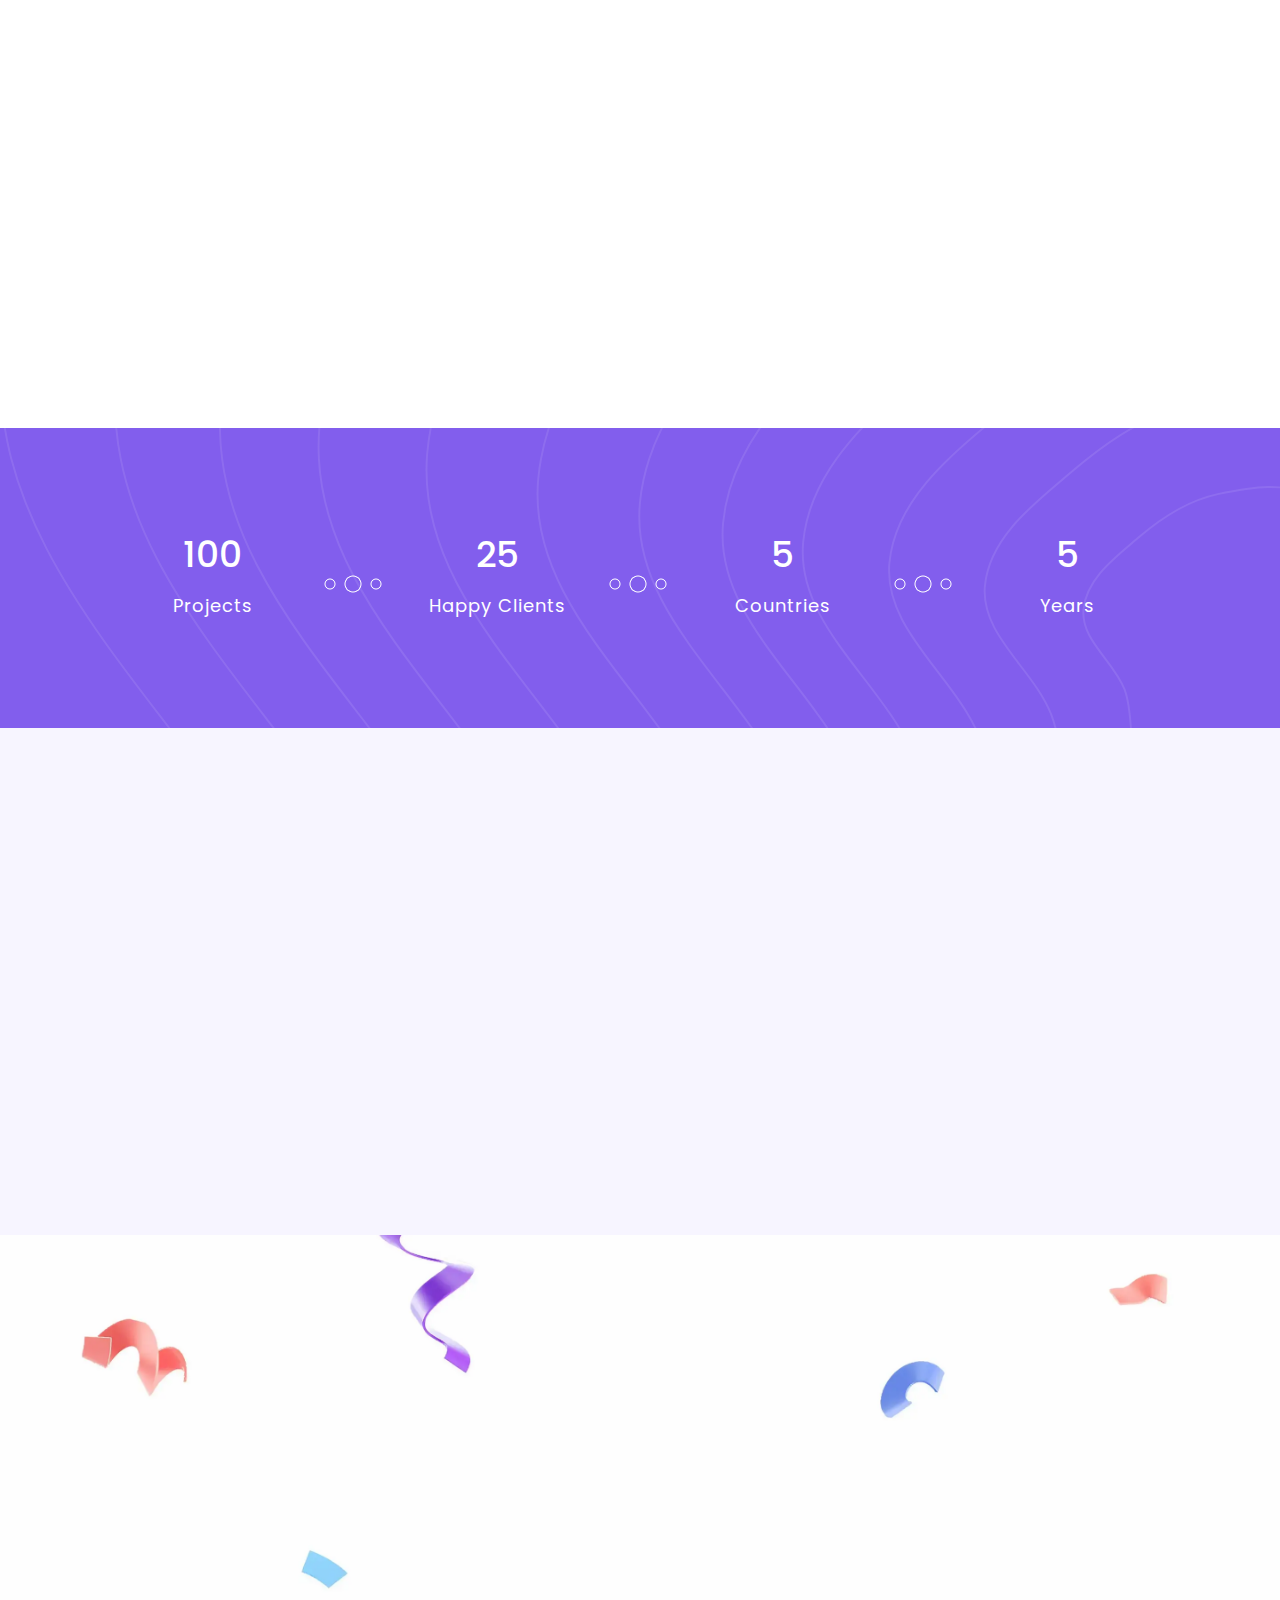
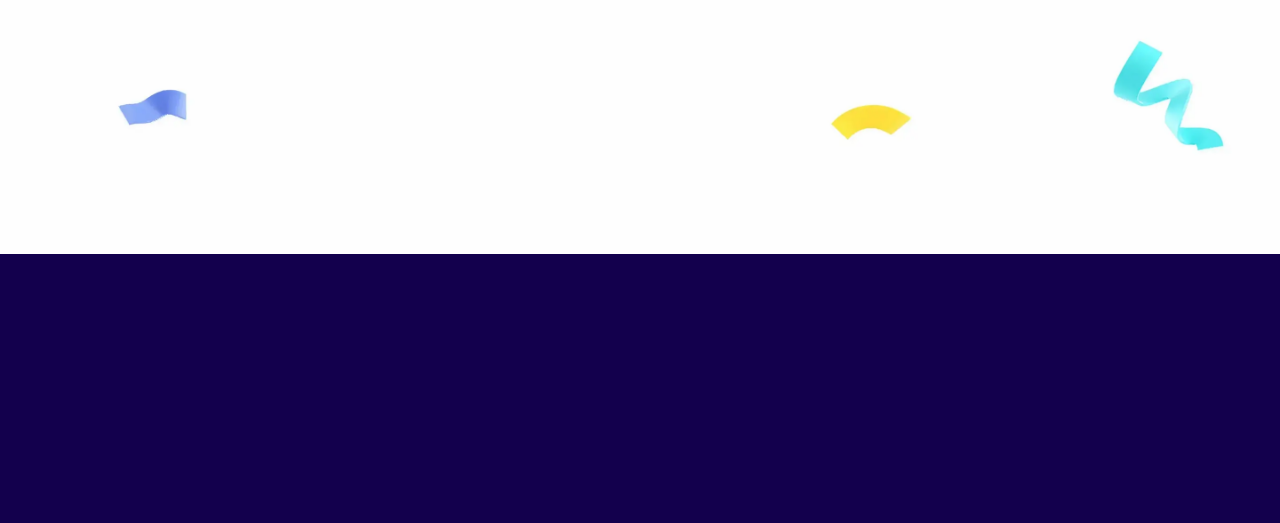
<file: about.html>
<!DOCTYPE html>
<html lang="en">
  <head>
    <!-- Hotjar Tracking Code for http://designedbyayush.com/ -->
    <title>About</title>
    <!-- SEO Tags -->
    <meta charset="utf-8" />
    <meta
      name="keywords"
      content="ayush kumar ui ux designer, ui ux designer portfolio website, ui and ux designer, ayush kumar ui ux designer, ayush kumar ui ux designer about me, ui ux designer about"
    />
    <meta
      name="description"
      content="Hi, I'm Ayush, a UI/UX Designer. I craft experiences people love to use."
    />
    <meta name="copyright" content="Ayush Kumar" />
    <meta name="author" content="Ayush Kumar, hi@designedbyayush.com" />
    <meta name="designer" content="Ayush Kumar" />
    <meta name="owner" content="Ayush Kumar" />
    <meta name="url" content="http://www.designedbyayush.com" />
    <meta name="category" content="portfolio" />
    <meta name="coverage" content="Worldwide" />
    <meta name="distribution" content="Global" />
    <meta name="reply-to" content="hi@designedbyayush.com" />
    <meta
      name="viewport"
      content="width=device-width, initial-scale=1, shrink-to-fit=no"
    />
    <meta name="theme-color" content="#8261ee" />

    <!-- Image Preview Links -->

    <meta property="og:title" content="Ayush's Portfolio" />
    <meta
      property="og:description"
      content="Hi, I'm Ayush, a UI/UX Designer. I craft experiences people love to use."
    />
    <meta
      property="og:image"
      content="https://designedbyayush.com/assets/images/opengraph/og-image-about.png"
    />
    <meta property="og:url" content="https://designedbyayush.com/" />
    <meta property="og:type" content="website" />
    <meta property="og:site_name" content="Ayush Kumar" />
    <meta
      property="og:image:alt"
      name="Ayush's Portfolio Logo"
      content="logo"
    />
    <!-- Twitter Card -->
    <meta property="twitter:card" content="summary_large_image" />
    <meta property="twitter:url" content="https://designedbyayush.com" />
    <meta property="twitter:title" content="Ayush's Kumar" />
    <meta property="twitter:description" content="Ayush's Design Portfolio" />
    <meta
      property="twitter:image"
      content="https://designedbyayush.com/assets/images/backgrounds/twitter-card-about.png"
    />

    <!-- Poppins CDN Google Fonts -->

    <link
      rel="preload"
      href="https://fonts.googleapis.com/css?family=Poppins:300,400,500,600&display=swap"
      as="style"
    />
    <link rel="preconnect" href="https://fonts.gstatic.com" />
    <link
      href="https://fonts.googleapis.com/css?family=Poppins:300,400,500,600&display=swap"
      rel="stylesheet"
    />

    <!-- Preconnect Typeform -->

    <link rel="preconnect" href="https://embed.typeform.com" />

    <!-- Preload Fontawesome -->

    <link
      rel="preload"
      href="assets/webfonts/fa-brands-400.woff2"
      as="font"
      type="font/woff2"
      crossorigin
    />
    <link
      rel="preload"
      href="assets/webfonts/fa-solid-900.woff2"
      as="font"
      type="font/woff2"
      crossorigin
    />

    <!-- Additional CSS Files -->

    <!-- Bootstrap -->
    <link rel="preload" href="assets/css/bootstrap-untouched.css" as="style" />
    <link
      rel="stylesheet"
      type="text/css"
      href="assets/css/bootstrap-untouched.css"
    />

    <!-- Fontawesome -->
    <link rel="preload" href="assets/css/all.min.css" as="style" />
    <link rel="stylesheet" type="text/css" href="assets/css/all.min.css" />

    <!-- Portfolio CSS-->
    <link rel="preload" href="assets/css/portfolio.css" as="style" />
    <link rel="stylesheet" href="assets/css/portfolio.css" />

    <!-- Kursor CSS-->
    <link
      rel="preload"
      href="assets/css/kursor.min.css"
      as="style"
      media="screen and (min-width: 720px)"
    />
    <link
      rel="stylesheet"
      href="assets/css/kursor.min.css"
      media="screen and (min-width: 720px)"
    />

    <!-- Apple Touch Icon -->
    <link
      rel="apple-touch-icon"
      sizes="180x180"
      href="assets/images/logo/logo.png"
    />

    <!-- Favicon -->
    <link
      rel="shortcut icon"
      href="assets/images/logo/logo.png"
      type="image/x-icon"
    />
    <link
      rel="icon"
      type="image/png"
      sizes="32x32"
      href="assets/images/logo/logo.png"
    />
    <link
      rel="icon"
      type="image/png"
      sizes="16x16"
      href="assets/images/logo/logo.png"
    />
  </head>

  <body>
    <!-- ***** Preloader ***** -->
    <div id="preloader">
      <div class="jumper">
        <div></div>
        <div></div>
        <div></div>
      </div>
    </div>

    <!-- ***** Navigation ***** -->
    <header class="header-area header-sticky">
      <div class="container" id="navbars">
        <div class="row">
          <div class="col-12">
            <nav class="main-nav">
              <!-- ***** Logo Start ***** -->
              <a href="./" class="logo">
                <img
                  id="services2"
                  src="assets/images/logo/logo-icon.svg"
                  width="40"
                  height="40"
                  alt="Ayush Kumar Logo"
                  tabindex="-1"
                />
                <img
                  id="services"
                  src="assets/images/logo/logo.svg"
                  width="160"
                  height="30"
                  alt="Ayush Kumar Logo"
                  tabindex="-1"
                />
              </a>

              <!-- ***** Menu Start ***** -->
              <ul class="nav">
                <li><a href="./">Home</a></li>
                <li><a href="testimonials">Testimonials</a></li>
                <li><a href="about" class="active">My Story</a></li>
                <li><a href="#contact-us">Contact</a></li>
                <li><a href="mentorship">Mentorship</a></li>
                <li class="inactive"><a href="solutions">Solutions</a></li>
                <li class="inactive"><a href="work">Work</a></li>
                <li><a href="faqs">FAQs</a></li>
                <li class="inactive">
                  <a href="reviews">Mentorship Reviews</a>
                </li>
              </ul>
              <a class="menu-trigger">
                <span>Menu</span>
              </a>
            </nav>
          </div>
        </div>
      </div>
    </header>
    <!-- ***** Header Area End ***** -->

    <!-- ***** Hero ***** -->
    <div class="welcome-area aboutbg" id="welcome">
      <!-- ***** Header Text Start ***** -->
      <div class="header-text">
        <div class="container">
          <div class="row">
            <div
              class="offset-xl-3 col-xl-6 offset-lg-2 col-lg-8 col-md-12 col-sm-12"
            >
              <h1 class="inactive">I am Ayush a UI UX Designer</h1>
              <p
                id="hithere"
                data-scroll-reveal="enter bottom move 50px over 0.4s after 0.2s"
              >
                Hi <span class="waving-hand">👋</span>, I'm Ayush
              </p>
              <div
                data-scroll-reveal="enter bottom move 50px over 0.6s after 0.6s"
              >
                <h1 class="desktop-only">
                  A Designer<br />
                  from Psychology<br />
                  and Photography<br />
                  background.
                </h1>
                <h1 class="mobile-only">
                  A Designer from Psychology and Photography background.
                </h1>
                <p><strong> I also have a major in IT</strong></p>
                <a
                  href="#features"
                  aria-label="See work"
                  class="main-button-slider"
                  title="read my story"
                  aria-label="read my story"
                  >Read my story</a
                >
              </div>
              <section id="cursor" class="demo desktop-only">
                <a href="#features" style="font-size: 10px"
                  ><span></span>Scroll to know more</a
                >
              </section>
            </div>
          </div>
        </div>
      </div>
      <!-- ***** Header Text End ***** -->
    </div>

    <!-- ***** Engineering, Photography, Psychology, and now Designing ***** -->
    <section class="section first-section mob-margin-negative">
      <div class="container">
        <div class="row">
          <div
            class="col-lg-5 col-md-12 col-sm-12 align-self-center"
            data-scroll-reveal="enter bottom move 50px over 0.6s after 0.2s"
          >
            <img
              src="assets/images/about/engineering-photography-psychology-and-now-designing.webp"
              loading="lazy"
              class="rounded img-fluid d-block mx-auto"
              alt="App"
              width="800"
              height="600"
            />
          </div>
          <div class="col-lg-1"></div>
          <div
            class="col-lg-6 col-md-12 col-sm-12 align-self-center mobile-top-fix"
            data-scroll-reveal="enter bottom move 50px over 0.4s after 0s"
          >
            <div class="left-heading">
              <h2 class="section-title desktop-only">
                Engineering, Photography, <br />
                Psychology, and now Designing
              </h2>
              <h2 class="section-title mobile-only">
                Engineering, Photography, <br />
                Psychology, and <br />now Designing
              </h2>
            </div>
            <div class="left-text">
              <p>
                Quite the rollercoaster, isn't it? But hey, that's just a
                glimpse of the multifaceted journey I have embarked upon. I have
                dipped my toes in over 20 careers before falling head over heels
                for designing.
                <br />
                <br />
                Now, you might wonder, will I switch tracks again? Doubtful.
                Design isn't just a profession; it's a mindset. It's the
                connective thread that weaves through all my career profiles.
                They all share a common essence—solving problems and helping
                people. The Ikigai framework was my compass, revealing my true
                calling: to solve problems and make a difference.
              </p>
            </div>
          </div>
        </div>
        <div class="row">
          <div class="col-lg-12">
            <div class="hr"></div>
          </div>
        </div>
      </div>
    </section>

    <!-- ***** My Goals and Ambitions ***** -->
    <section class="section first-section about-features">
      <div class="container">
        <div class="row">
          <div
            class="col-lg-5 col-md-12 col-sm-12 align-self-center mobile-bottom-fix-big mobile-only"
            data-scroll-reveal="enter bottom move 50px over 0.6s after 0.2s"
          >
            <img
              src="assets/images/about/my-goals-and-ambitions.webp"
              loading="lazy"
              class="rounded img-fluid d-block mx-auto"
              alt="App"
              width="800"
              height="600"
            />
          </div>
          <div
            class="col-lg-6 col-md-12 col-sm-12 align-self-center mobile-bottom-fix"
            data-scroll-reveal="enter bottom move 50px over 0.4s after 0s"
          >
            <div class="left-heading">
              <h2 class="section-title">My Goals and Ambitions</h2>
            </div>
            <div class="left-text">
              <p>
                If I could make a wish, it would be for bad designs to vanish
                from existence. Poor design doesn't just harm businesses — it's
                a disservice to their customers as well.
                <br />
                <br />
                I acknowledge this wish isn't a solitary endeavor. Good design
                isn't a tangible object; it's a way of thinking, a philosophy.
                My aspiration is to enlighten people and businesses about the
                incredible value of good design. It is a transformative force
                that has the power to enhance experiences and enrich lives.
              </p>
            </div>
          </div>
          <div class="col-lg-1"></div>
          <div
            class="col-lg-5 col-md-12 col-sm-12 align-self-center mobile-bottom-fix-big desktop-only"
            data-scroll-reveal="enter bottom move 50px over 0.6s after 0.2s"
          >
            <img
              src="assets/images/about/my-goals-and-ambitions.webp"
              loading="lazy"
              class="rounded img-fluid d-block mx-auto"
              alt="App"
              width="800"
              height="600"
            />
          </div>
        </div>
      </div>
    </section>

    <!-- ***** What I'm currently working on? ***** -->
    <section class="section first-section xtra-pad">
      <div class="container">
        <div class="row">
          <div
            class="col-lg-5 col-md-12 col-sm-12 align-self-center"
            data-scroll-reveal="enter bottom move 50px over 0.6s after 0.2s"
          >
            <img
              src="assets/images/about/what-i'm-currently-working-on.webp"
              loading="lazy"
              class="rounded img-fluid d-block mx-auto"
              alt="App"
              width="800"
              height="600"
            />
          </div>
          <div class="col-lg-1"></div>
          <div
            class="col-lg-6 col-md-12 col-sm-12 align-self-center mobile-top-fix"
            data-scroll-reveal="enter bottom move 50px over 0.4s after 0s"
          >
            <div class="left-heading">
              <h2 class="section-title">What I'm currently working on?</h2>
            </div>
            <div class="left-text">
              <p>
                I'm currently in pursuit of a position that allows me to infuse
                my skills into the art of crafting meaningful and delightful
                experiences.
                <br />
                <br />
                On the side, I'm also freelancing, so if you've got a project
                brewing in your mind, don't hesitate to reach out at
                <a href="mailto:hi@designedbyayush.com">
                  hi@designedbyayush.com.</a
                >
              </p>
            </div>
          </div>
        </div>
        <div class="row">
          <div class="col-lg-12">
            <div class="hr"></div>
          </div>
        </div>
      </div>
    </section>

    <!-- Brands -->
    <section class="mini skills">
      <div class="mini-content">
        <div class="container">
          <div class="row">
            <div class="offset-lg-3 col-lg-6">
              <div class="info">
                <h1 class="desktop-only">Trusted by the leading brands</h1>
                <h1 class="mobile-only">Trusted by the <br />leading brands</h1>
                <p>
                  I had the pleasure of working with various clients across the
                  globe.
                </p>
              </div>
            </div>
          </div>

          <!-- ***** Mini Box Start ***** -->
          <div class="row">
            <div
              class="col-lg-2 col-md-3 col-sm-6 col-6"
              data-scroll-reveal="enter bottom move 50px over 0.4s after 0.2s"
            >
              <img
                src="assets/images/brands/cereble.svg"
                loading="lazy"
                alt=""
                class="grayscale"
                width="140"
                height="38"
              />
            </div>
            <div
              class="col-lg-2 col-md-3 col-sm-6 col-6"
              data-scroll-reveal="enter bottom move 50px over 0.4s after 0.3s"
            >
              <img
                src="assets/images/brands/fundook.svg"
                loading="lazy"
                alt=""
                class="grayscale"
                width="140"
                height="38"
              />
            </div>
            <div
              class="col-lg-2 col-md-3 col-sm-6 col-6"
              data-scroll-reveal="enter bottom move 50px over 0.4s after 0.4s"
            >
              <img
                src="assets/images/brands/igiene.svg"
                loading="lazy"
                alt=""
                class="grayscale"
                width="140"
                height="38"
              />
            </div>
            <div
              class="col-lg-2 col-md-3 col-sm-6 col-6"
              data-scroll-reveal="enter bottom move 50px over 0.4s after 0.5s"
            >
              <img
                src="assets/images/brands/guru-tech.svg"
                loading="lazy"
                alt=""
                class="grayscale"
                width="140"
                height="38"
              />
            </div>
            <div
              class="col-lg-2 col-md-3 col-sm-6 col-6"
              data-scroll-reveal="enter bottom move 50px over 0.4s after 0.6s"
            >
              <img
                src="assets/images/brands/anjali-bhagwat.svg"
                loading="lazy"
                alt=""
                class="grayscale"
                width="140"
                height="38"
              />
            </div>
            <div
              class="col-lg-2 col-md-3 col-sm-6 col-6"
              data-scroll-reveal="enter bottom move 50px over 0.4s after 0.7s"
            >
              <img
                src="assets/images/brands/spocademy.svg"
                loading="lazy"
                alt=""
                class="grayscale"
                width="140"
                height="38"
              />
            </div>
          </div>
          <!-- ***** Mini Box End ***** -->
          <!-- ***** Mini Box Start ***** -->
          <div class="row">
            <div
              class="col-lg-2 col-md-3 col-sm-6 col-6"
              data-scroll-reveal="enter bottom move 50px over 0.4s after 0.2s"
            >
              <img
                src="assets/images/brands/credence.svg"
                loading="lazy"
                alt=""
                class="grayscale"
                width="140"
                height="38"
              />
            </div>
            <div
              class="col-lg-2 col-md-3 col-sm-6 col-6"
              data-scroll-reveal="enter bottom move 50px over 0.4s after 0.3s"
            >
              <img
                src="assets/images/brands/missioned.svg"
                loading="lazy"
                alt=""
                class="grayscale"
                width="140"
                height="38"
              />
            </div>
            <div
              class="col-lg-2 col-md-3 col-sm-6 col-6"
              data-scroll-reveal="enter bottom move 50px over 0.4s after 0.4s"
            >
              <img
                src="assets/images/brands/zebo.ai.svg"
                loading="lazy"
                alt=""
                class="grayscale"
                width="140"
                height="38"
              />
            </div>
            <div
              class="col-lg-2 col-md-3 col-sm-6 col-6"
              data-scroll-reveal="enter bottom move 50px over 0.4s after 0.5s"
            >
              <img
                src="assets/images/brands/dridhsankalp.svg"
                loading="lazy"
                alt=""
                class="grayscale"
                width="140"
                height="38"
              />
            </div>
            <div
              class="col-lg-2 col-md-3 col-sm-6 col-6"
              data-scroll-reveal="enter bottom move 50px over 0.4s after 0.6s"
            >
              <img
                src="assets/images/brands/marketinc.svg"
                loading="lazy"
                alt=""
                class="grayscale"
                width="140"
                height="38"
              />
            </div>
            <div
              class="col-lg-2 col-md-3 col-sm-6 col-6"
              data-scroll-reveal="enter bottom move 50px over 0.4s after 0.7s"
            >
              <img
                src="assets/images/brands/electroshoe.svg"
                loading="lazy"
                alt=""
                class="grayscale"
                width="140"
                height="38"
              />
            </div>
          </div>
          <!-- ***** Mini Box End ***** -->
          <!-- ***** Mini Box Start ***** -->
          <div class="row">
            <div
              class="col-lg-2 col-md-3 col-sm-6 col-6"
              data-scroll-reveal="enter bottom move 50px over 0.4s after 0.8s"
            >
              <img
                src="assets/images/brands/ontile.svg"
                loading="lazy"
                alt=""
                class="grayscale"
                width="140"
                height="38"
              />
            </div>
            <div
              class="col-lg-2 col-md-3 col-sm-6 col-6"
              data-scroll-reveal="enter bottom move 50px over 0.4s after 0.9s"
            >
              <img
                src="assets/images/brands/biltong.svg"
                loading="lazy"
                alt=""
                class="grayscale"
                width="140"
                height="38"
              />
            </div>
            <div
              class="col-lg-2 col-md-3 col-sm-6 col-6"
              data-scroll-reveal="enter bottom move 50px over 0.4s after 1s"
            >
              <img
                src="assets/images/brands/gifterial.svg"
                loading="lazy"
                alt=""
                class="grayscale"
                width="140"
                height="38"
              />
            </div>
            <div
              class="col-lg-2 col-md-3 col-sm-6 col-6"
              data-scroll-reveal="enter bottom move 50px over 0.4s after 1.1s"
            >
              <img
                src="assets/images/brands/anand-syndicate.svg"
                loading="lazy"
                alt=""
                class="grayscale"
                width="140"
                height="38"
              />
            </div>
            <div
              class="col-lg-2 col-md-3 col-sm-6 col-6"
              data-scroll-reveal="enter bottom move 50px over 0.4s after 1.2s"
            >
              <img
                src="assets/images/brands/nutcasez.svg"
                loading="lazy"
                alt=""
                class="grayscale"
                width="140"
                height="38"
              />
            </div>
            <div
              class="col-lg-2 col-md-3 col-sm-6 col-6"
              data-scroll-reveal="enter bottom move 50px over 0.4s after 1.3s"
            >
              <img
                src="assets/images/brands/preplaced.svg"
                loading="lazy"
                alt=""
                class="grayscale"
                width="140"
                height="38"
              />
            </div>
          </div>
          <!-- ***** Mini Box End ***** -->
        </div>
      </div>
    </section>
    <!-- Tools -->
    <section class="mini skills lilac">
      <div class="mini-content">
        <div class="container">
          <div class="row">
            <div class="offset-lg-3 col-lg-6">
              <div class="info">
                <h1>What tools do I use?</h1>
                <p>
                  By using specialized tools you can skyrocket your
                  productivity!
                </p>
              </div>
            </div>
          </div>

          <!-- ***** Mini Box Start ***** -->
          <div class="row">
            <div
              class="col-lg-2 col-md-3 col-sm-6 col-6"
              data-scroll-reveal="enter bottom move 50px over 0.4s after 0.4s"
            >
              <a href="#" class="mini-box">
                <i
                  ><img
                    src="assets/images/tools/miro.svg"
                    loading="lazy"
                    alt="figma"
                    width="70px"
                    height="70px"
                /></i>
                <strong>Miro</strong>
              </a>
            </div>
            <div
              class="col-lg-2 col-md-3 col-sm-6 col-6"
              data-scroll-reveal="enter bottom move 50px over 0.4s after 0.5s"
            >
              <a href="#" class="mini-box">
                <i
                  ><img
                    src="assets/images/tools/figma.svg"
                    loading="lazy"
                    alt="figma"
                    width="70px"
                    height="70px"
                /></i>
                <strong>Figma</strong>
              </a>
            </div>
            <div
              class="col-lg-2 col-md-3 col-sm-6 col-6"
              data-scroll-reveal="enter bottom move 50px over 0.4s after 0.6s"
            >
              <a href="#" class="mini-box">
                <i
                  ><img
                    src="assets/images/tools/adobe-suite.svg"
                    loading="lazy"
                    alt="adobe suite"
                    width="70px"
                    height="70px"
                /></i>
                <strong>Adobe Suite</strong>
              </a>
            </div>
            <div
              class="col-lg-2 col-md-3 col-sm-6 col-6"
              data-scroll-reveal="enter bottom move 50px over 0.4s after 0.7s"
            >
              <a href="#" class="mini-box">
                <i
                  ><img
                    src="assets/images/tools/framer.svg"
                    loading="lazy"
                    alt="framer"
                    width="70px"
                    height="70px"
                /></i>
                <strong>Framer</strong>
              </a>
            </div>
            <div
              class="col-lg-2 col-md-3 col-sm-6 col-6"
              data-scroll-reveal="enter bottom move 50px over 0.4s after 0.8s"
            >
              <a href="#" class="mini-box">
                <i
                  ><img
                    src="assets/images/tools/webflow.svg"
                    loading="lazy"
                    alt="webflow"
                    width="70px"
                    height="70px"
                /></i>
                <strong>Webflow</strong>
              </a>
            </div>
            <div
              class="col-lg-2 col-md-3 col-sm-6 col-6"
              data-scroll-reveal="enter bottom move 50px over 0.4s after 0.9s"
            >
              <a href="#" class="mini-box">
                <i
                  ><img
                    src="assets/images/tools/freepik.svg"
                    loading="lazy"
                    alt="freepik"
                    width="70px"
                    height="70px"
                /></i>
                <strong>Freepik</strong>
              </a>
            </div>
          </div>
          <!-- ***** Mini Box End ***** -->
        </div>
      </div>
    </section>
    <!-- Education -->
    <section class="mini skills">
      <div class="mini-content">
        <div class="container">
          <div class="row">
            <div class="offset-lg-3 col-lg-6">
              <div class="info">
                <h1 class="desktop-only">Where did I learn UX design?</h1>
                <h1 class="mobile-only">How I learned design?</h1>
                <p class="desktop-only">
                  Although I'm an autodidact but I studied design<br />
                  from the designers and educators at -
                </p>
                <p class="mobile-only">
                  Although I'm an autodidact but I studied design from the
                  educators at -
                </p>
              </div>
            </div>
          </div>

          <!-- ***** Mini Box Start ***** -->
          <div class="row">
            <div
              class="col-lg-2 col-md-3 col-sm-6 col-6"
              data-scroll-reveal="enter bottom move 50px over 0.4s after 0.4s"
            >
              <a href="#" class="mini-box">
                <i
                  ><img
                    src="assets/images/education/google.svg"
                    loading="lazy"
                    alt="figma"
                    width="100px"
                    height="100px"
                /></i>
              </a>
            </div>
            <div
              class="col-lg-2 col-md-3 col-sm-6 col-6"
              data-scroll-reveal="enter bottom move 50px over 0.4s after 0.5s"
            >
              <a href="#" class="mini-box">
                <i
                  ><img
                    src="assets/images/education/calarts.svg"
                    loading="lazy"
                    alt="whimsical"
                    width="100px"
                    height="100px"
                /></i>
              </a>
            </div>
            <div
              class="col-lg-2 col-md-3 col-sm-6 col-6"
              data-scroll-reveal="enter bottom move 50px over 0.4s after 0.6s"
            >
              <a href="#" class="mini-box">
                <i
                  ><img
                    src="assets/images/education/university-of-michigan.svg"
                    loading="lazy"
                    alt="illustrator"
                    width="100px"
                    height="100px"
                /></i>
              </a>
            </div>
            <div
              class="col-lg-2 col-md-3 col-sm-6 col-6"
              data-scroll-reveal="enter bottom move 50px over 0.4s after 0.7s"
            >
              <a href="#" class="mini-box">
                <i
                  ><img
                    src="assets/images/education/yale.svg"
                    loading="lazy"
                    alt="photoshop"
                    width="100px"
                    height="100px"
                /></i>
              </a>
            </div>
            <div
              class="col-lg-2 col-md-3 col-sm-6 col-6"
              data-scroll-reveal="enter bottom move 50px over 0.4s after 0.8s"
            >
              <a href="#" class="mini-box">
                <i
                  ><img
                    src="assets/images/education/michigan-state-university.svg"
                    loading="lazy"
                    alt="lightroom"
                    width="100px"
                    height="100px"
                /></i>
              </a>
            </div>
            <div
              class="col-lg-2 col-md-3 col-sm-6 col-6"
              data-scroll-reveal="enter bottom move 50px over 0.4s after 0.9s"
            >
              <a href="#" class="mini-box">
                <i
                  ><img
                    src="assets/images/education/university-of-minnesota.svg"
                    loading="lazy"
                    alt="sketch"
                    width="100px"
                    height="100px"
                /></i>
              </a>
            </div>
          </div>
          <!-- ***** Mini Box End ***** -->
          <!-- ***** Mini Box Start ***** -->
          <div class="row">
            <div
              class="col-lg-2 col-md-3 col-sm-6 col-6"
              data-scroll-reveal="enter bottom move 50px over 0.4s after 1s"
            >
              <a href="#" class="mini-box">
                <i
                  ><img
                    src="assets/images/education/coursera.svg"
                    loading="lazy"
                    alt="figma"
                    width="100px"
                    height="100px"
                /></i>
              </a>
            </div>
            <div
              class="col-lg-2 col-md-3 col-sm-6 col-6"
              data-scroll-reveal="enter bottom move 50px over 0.4s after 1.1s"
            >
              <a href="#" class="mini-box">
                <i
                  ><img
                    src="assets/images/education/skillshare.svg"
                    loading="lazy"
                    alt="whimsical"
                    width="100px"
                    height="100px"
                /></i>
              </a>
            </div>
            <div
              class="col-lg-2 col-md-3 col-sm-6 col-6"
              data-scroll-reveal="enter bottom move 50px over 0.4s after 1.2s"
            >
              <a href="#" class="mini-box">
                <i
                  ><img
                    src="assets/images/education/shaw-academy.svg"
                    loading="lazy"
                    alt="illustrator"
                    width="100px"
                    height="100px"
                /></i>
              </a>
            </div>
            <div
              class="col-lg-2 col-md-3 col-sm-6 col-6"
              data-scroll-reveal="enter bottom move 50px over 0.4s after 1.3s"
            >
              <a href="#" class="mini-box">
                <i
                  ><img
                    src="assets/images/education/youtube.svg"
                    loading="lazy"
                    alt="photoshop"
                    width="100px"
                    height="100px"
                /></i>
              </a>
            </div>
            <div
              class="col-lg-2 col-md-3 col-sm-6 col-6"
              data-scroll-reveal="enter bottom move 50px over 0.4s after 1.4s"
            >
              <a href="#" class="mini-box">
                <i
                  ><img
                    src="assets/images/education/dribbble.svg"
                    loading="lazy"
                    alt="lightroom"
                    width="100px"
                    height="100px"
                /></i>
              </a>
            </div>
            <div
              class="col-lg-2 col-md-3 col-sm-6 col-6"
              data-scroll-reveal="enter bottom move 50px over 0.4s after 1.5s"
            >
              <a href="#" class="mini-box">
                <i
                  ><img
                    src="assets/images/education/udemy.svg"
                    loading="lazy"
                    alt="sketch"
                    width="100px"
                    height="100px"
                /></i>
              </a>
            </div>
          </div>
          <!-- ***** Mini Box End ***** -->
        </div>
      </div>
    </section>
    <!-- Entertainment -->
    <section class="mini skills colored-bg">
      <div class="mini-content">
        <div class="container">
          <div class="row">
            <div class="offset-lg-3 col-lg-6">
              <div class="info">
                <h1>What do I do when I'm bored?</h1>
                <p class="desktop-only">
                  Even though I love designing, however too much of anything
                  isn't ideal and we need time to unwind and recharge ourselves.
                </p>
                <p class="mobile-only">
                  Too much of anything isn't ideal and we need time to unwind
                  and recharge.
                </p>
              </div>
            </div>
          </div>

          <!-- ***** Mini Box Start ***** -->
          <div class="row">
            <div
              class="col-lg-2 col-md-3 col-sm-6 col-6"
              data-scroll-reveal="enter bottom move 50px over 0.4s after 0.4s"
            >
              <a href="#" class="mini-box">
                <i
                  ><img
                    src="assets/images/entertainment/audible.svg"
                    loading="lazy"
                    alt="audible"
                    width="70px"
                    height="70px"
                /></i>
                <strong>Audible</strong>
              </a>
            </div>
            <div
              class="col-lg-2 col-md-3 col-sm-6 col-6"
              data-scroll-reveal="enter bottom move 50px over 0.4s after 0.5s"
            >
              <a href="#" class="mini-box">
                <i
                  ><img
                    src="assets/images/entertainment/spotify.svg"
                    loading="lazy"
                    alt="spotify"
                    width="70px"
                    height="70px"
                /></i>
                <strong>Spotify</strong>
              </a>
            </div>
            <div
              class="col-lg-2 col-md-3 col-sm-6 col-6"
              data-scroll-reveal="enter bottom move 50px over 0.4s after 0.6s"
            >
              <a href="#" class="mini-box">
                <i
                  ><img
                    src="assets/images/entertainment/medium.svg"
                    loading="lazy"
                    alt="medium"
                    width="70px"
                    height="70px"
                /></i>
                <strong>Medium</strong>
              </a>
            </div>
            <div
              class="col-lg-2 col-md-3 col-sm-6 col-6"
              data-scroll-reveal="enter bottom move 50px over 0.4s after 0.7s"
            >
              <a href="#" class="mini-box">
                <i
                  ><img
                    src="assets/images/entertainment/quora.svg"
                    loading="lazy"
                    alt="quora"
                    width="70px"
                    height="70px"
                /></i>
                <strong>Quora</strong>
              </a>
            </div>
            <div
              class="col-lg-2 col-md-3 col-sm-6 col-6"
              data-scroll-reveal="enter bottom move 50px over 0.4s after 0.8s"
            >
              <a href="#" class="mini-box">
                <i
                  ><img
                    src="assets/images/entertainment/duolingo.svg"
                    loading="lazy"
                    alt="duolingo"
                    width="70px"
                    height="70px"
                /></i>
                <strong>Duolingo</strong>
              </a>
            </div>
            <div
              class="col-lg-2 col-md-3 col-sm-6 col-6"
              data-scroll-reveal="enter bottom move 50px over 0.4s after 0.9s"
            >
              <a href="#" class="mini-box">
                <i
                  ><img
                    src="assets/images/entertainment/codepen.svg"
                    loading="lazy"
                    alt="codepen"
                    width="70px"
                    height="70px"
                /></i>
                <strong>Codepen</strong>
              </a>
            </div>
          </div>
          <!-- ***** Mini Box End ***** -->
          <!-- ***** Mini Box Start ***** -->
          <div class="row">
            <div
              class="col-lg-2 col-md-3 col-sm-6 col-6"
              data-scroll-reveal="enter bottom move 50px over 0.4s after 1s"
            >
              <a href="#" class="mini-box">
                <i
                  ><img
                    src="assets/images/entertainment/instagram.svg"
                    loading="lazy"
                    alt="instagram"
                    width="70px"
                    height="70px"
                /></i>
                <strong>Instagram</strong>
              </a>
            </div>
            <div
              class="col-lg-2 col-md-3 col-sm-6 col-6"
              data-scroll-reveal="enter bottom move 50px over 0.4s after 1.1s"
            >
              <a href="#" class="mini-box">
                <i
                  ><img
                    src="assets/images/entertainment/youtube.svg"
                    loading="lazy"
                    alt="youtube"
                    width="70px"
                    height="70px"
                /></i>
                <strong>Youtube</strong>
              </a>
            </div>
            <div
              class="col-lg-2 col-md-3 col-sm-6 col-6"
              data-scroll-reveal="enter bottom move 50px over 0.4s after 1.2s"
            >
              <a href="#" class="mini-box">
                <i
                  ><img
                    src="assets/images/entertainment/dribbble.svg"
                    loading="lazy"
                    alt="dribbble"
                    width="70px"
                    height="70px"
                /></i>
                <strong>Dribbble</strong>
              </a>
            </div>
            <div
              class="col-lg-2 col-md-3 col-sm-6 col-6"
              data-scroll-reveal="enter bottom move 50px over 0.4s after 1.3s"
            >
              <a href="#" class="mini-box">
                <i
                  ><img
                    src="assets/images/entertainment/behance.svg"
                    loading="lazy"
                    alt="behance"
                    width="70px"
                    height="70px"
                /></i>
                <strong>Behance</strong>
              </a>
            </div>
            <div
              class="col-lg-2 col-md-3 col-sm-6 col-6"
              data-scroll-reveal="enter bottom move 50px over 0.4s after 1.4s"
            >
              <a href="#" class="mini-box">
                <i
                  ><img
                    src="assets/images/entertainment/pintrest.svg"
                    loading="lazy"
                    alt="pintrest"
                    width="70px"
                    height="70px"
                /></i>
                <strong>Pintrest</strong>
              </a>
            </div>
            <div
              class="col-lg-2 col-md-3 col-sm-6 col-6"
              data-scroll-reveal="enter bottom move 50px over 0.4s after 1.5s"
            >
              <a href="#" class="mini-box">
                <i
                  ><img
                    src="assets/images/entertainment/netflix.svg"
                    loading="lazy"
                    alt="netflix"
                    width="70px"
                    height="70px"
                /></i>
                <strong>Netflix</strong>
              </a>
            </div>
          </div>
          <!-- ***** Mini Box End ***** -->
        </div>
      </div>
    </section>
    <!-- Coding -->
    <section class="mini skills">
      <div class="mini-content">
        <div class="container">
          <div class="row">
            <div class="offset-lg-3 col-lg-6">
              <div class="info">
                <h1>I Love Coding!</h1>
                <p class="desktop-only">
                  Maybe it's because I studied computer science or maybe <br />
                  often had to develop the UI, either way I love coding!
                </p>
                <p class="mobile-only">
                  Maybe it's because I studied computer science anyways I love
                  coding!
                </p>
              </div>
            </div>
          </div>

          <!-- ***** Mini Box Start ***** -->
          <div class="row">
            <div
              class="col-lg-2 col-md-3 col-sm-6 col-6"
              data-scroll-reveal="enter bottom move 50px over 0.4s after 0.4s"
            >
              <a href="#" class="mini-box">
                <i
                  ><img
                    src="assets/images/coding/html.svg"
                    loading="lazy"
                    alt="HTML"
                    width="70px"
                    height="70px"
                /></i>
                <strong>HTML</strong>
              </a>
            </div>
            <div
              class="col-lg-2 col-md-3 col-sm-6 col-6"
              data-scroll-reveal="enter bottom move 50px over 0.4s after 0.5s"
            >
              <a href="#" class="mini-box">
                <i
                  ><img
                    src="assets/images/coding/css.svg"
                    loading="lazy"
                    alt="CSS"
                    width="70px"
                    height="70px"
                /></i>
                <strong>CSS</strong>
              </a>
            </div>
            <div
              class="col-lg-2 col-md-3 col-sm-6 col-6"
              data-scroll-reveal="enter bottom move 50px over 0.4s after 0.6s"
            >
              <a href="#" class="mini-box">
                <i
                  ><img
                    src="assets/images/coding/javascript.svg"
                    loading="lazy"
                    alt="javascript"
                    width="70px"
                    height="70px"
                /></i>
                <strong>Javascript</strong>
              </a>
            </div>
            <div
              class="col-lg-2 col-md-3 col-sm-6 col-6"
              data-scroll-reveal="enter bottom move 50px over 0.4s after 0.7s"
            >
              <a href="#" class="mini-box">
                <i
                  ><img
                    src="assets/images/coding/nodejs.svg"
                    loading="lazy"
                    alt="Node.js"
                    width="70px"
                    height="70px"
                /></i>
                <strong>Node.js</strong>
              </a>
            </div>
            <div
              class="col-lg-2 col-md-3 col-sm-6 col-6"
              data-scroll-reveal="enter bottom move 50px over 0.4s after 0.8s"
            >
              <a href="#" class="mini-box">
                <i
                  ><img
                    src="assets/images/coding/react.svg"
                    loading="lazy"
                    alt="React"
                    width="70px"
                    height="70px"
                /></i>
                <strong>React</strong>
              </a>
            </div>
            <div
              class="col-lg-2 col-md-3 col-sm-6 col-6"
              data-scroll-reveal="enter bottom move 50px over 0.4s after 0.9s"
            >
              <a href="#" class="mini-box">
                <i
                  ><img
                    src="assets/images/coding/python.svg"
                    loading="lazy"
                    alt="Python"
                    width="70px"
                    height="70px"
                /></i>
                <strong>Python</strong>
              </a>
            </div>
          </div>
          <!-- ***** Mini Box End ***** -->
        </div>
      </div>
    </section>
    <!-- ***** Home Parallax Start ***** -->
    <section class="mini" id="work-process">
      <div class="mini-content">
        <div class="container">
          <div class="row">
            <div class="offset-lg-3 col-lg-6">
              <div class="info">
                <h1>My Philosophy</h1>
                <p>
                  Although I provide personalized solutions based on the
                  client's needs, however having a process simplifies the
                  workflow.
                </p>
              </div>
            </div>
          </div>
          <!-- ***** Mini Box Start ***** -->
          <div class="row">
            <div
              class="col-lg-2 col-md-3 col-sm-6 col-6"
              data-scroll-reveal="enter bottom move 30px over 0.4s after 0.2s"
            >
              <a href="#" class="mini-box">
                <i
                  ><img
                    src="assets/images/process/empathise.webp"
                    alt=""
                    width="100"
                    height="100"
                    loading="lazy"
                /></i>
                <strong>Empathise</strong>
              </a>
            </div>
            <div
              class="col-lg-2 col-md-3 col-sm-6 col-6"
              data-scroll-reveal="enter bottom move 30px over 0.4s after 0.4s"
            >
              <a href="#" class="mini-box">
                <i
                  ><img
                    src="assets/images/process/research.webp"
                    alt=""
                    width="100"
                    height="100"
                    loading="lazy"
                /></i>
                <strong>Research</strong>
              </a>
            </div>
            <div
              class="col-lg-2 col-md-3 col-sm-6 col-6"
              data-scroll-reveal="enter bottom move 30px over 0.4s after 0.6s"
            >
              <a href="#" class="mini-box">
                <i
                  ><img
                    src="assets/images/process/design.webp"
                    alt=""
                    width="100"
                    height="100"
                    loading="lazy"
                /></i>
                <strong>Design</strong>
              </a>
            </div>
            <div
              class="col-lg-2 col-md-3 col-sm-6 col-6"
              data-scroll-reveal="enter bottom move 30px over 0.4s after 0.8s"
            >
              <a href="#" class="mini-box">
                <i
                  ><img
                    src="assets/images/process/develop.webp"
                    alt=""
                    width="100"
                    height="100"
                    loading="lazy"
                /></i>
                <strong>Develop</strong>
              </a>
            </div>
            <div
              class="col-lg-2 col-md-3 col-sm-6 col-6"
              data-scroll-reveal="enter bottom move 30px over 0.4s after 1s"
            >
              <a href="#" class="mini-box">
                <i
                  ><img
                    src="assets/images/process/test.webp"
                    alt=""
                    width="100"
                    height="100"
                    loading="lazy"
                /></i>
                <strong>Test</strong>
              </a>
            </div>
            <div
              class="col-lg-2 col-md-3 col-sm-6 col-6"
              data-scroll-reveal="enter bottom move 30px over 0.4s after 1.2s"
            >
              <a href="#" class="mini-box">
                <i
                  ><img
                    src="assets/images/process/iterate.webp"
                    alt=""
                    width="100"
                    height="100"
                    loading="lazy"
                /></i>
                <strong>Iterate</strong>
              </a>
            </div>
          </div>
          <!-- ***** Mini Box End ***** -->
        </div>
      </div>
    </section>
    <!-- ***** Home Parallax End ***** -->

    <!-- ***** Testimonials Start ***** -->
    <section class="section" id="testimonials">
      <div class="container">
        <!-- ***** Section Title Start ***** -->
        <div class="row">
          <div class="col-lg-12">
            <div class="center-heading">
              <h2 class="section-title">Trusted by clients across the globe</h2>
            </div>
          </div>
          <div class="offset-lg-3 col-lg-6">
            <div class="center-text">
              <p class="desktop-only">
                My clients love my work, but don't take my word for it,
                <br />here's what they have to say about me.
              </p>
              <p class="mobile-only">
                My clients love my work, here's what <br />they have to say
                about me.
              </p>
            </div>
          </div>
        </div>

        <div class="row">
          <!-- ***** Testimonials Item Start ***** -->
          <div
            class="col-lg-4 col-md-6 col-sm-12"
            data-scroll-reveal="enter bottom move 50px over 0.6s after 0.2s"
          >
            <div class="team-item" tabindex="0">
              <div class="team-content">
                <i class="testi">
                  <img
                    src="assets/images/brands/missioned.svg"
                    loading="lazy"
                    width="200"
                    height="35"
                    alt=""
                  />
                </i>
                <p class="testi-heading">Always exceeds expectations</p>
                <p>
                  "Ayush is the best UI/UX designer I have ever worked with. He
                  will always exceed your expectations and he always delivers
                  amazing designs. He often goes the extra mile and gives
                  professional guidance which improves the overall outcome of
                  the project."
                </p>
                <div class="user-image">
                  <img
                    src="assets/images/testimonials/prithwi.webp"
                    loading="lazy"
                    width="60"
                    height="60"
                    alt="prithwi-sinha-missioned-founder"
                  />
                </div>
                <div class="team-info">
                  <h3 class="user-name">Prithwi Sinha</h3>
                  <span>Founder, MissionEd</span>
                </div>
              </div>
            </div>
          </div>

          <div
            class="col-lg-4 col-md-6 col-sm-12"
            data-scroll-reveal="enter bottom move 50px over 0.6s after 0.4s"
          >
            <div class="team-item" tabindex="0">
              <div class="team-content">
                <i class="testi">
                  <img
                    src="assets/images/brands/zebo.ai.svg"
                    loading="lazy"
                    width="200"
                    height="35"
                    alt=""
                  />
                </i>
                <p class="testi-heading">Designs with incredible finesse</p>
                <p>
                  "Ayush has really been a pleasure to work with. He always
                  delivers the work on time and provides great value for money.
                  What I particularly enjoyed about working with him, was how he
                  was able to materialize my vision for the design with
                  incredible finesse."
                </p>
                <div class="user-image">
                  <img
                    src="assets/images/testimonials/audil.webp"
                    loading="lazy"
                    alt="audil-iqbal-zebo.ai-cto"
                    width="60"
                    height="60"
                  />
                </div>
                <div class="team-info">
                  <h3 class="user-name">Audil Iqbal</h3>
                  <span>CTO, Zebo.ai</span>
                </div>
              </div>
            </div>
          </div>

          <!-- ***** Testimonials Item Start ***** -->
          <div
            class="col-lg-4 col-md-6 col-sm-12"
            data-scroll-reveal="enter bottom move 50px over 0.6s after 0.6s"
          >
            <div class="team-item" tabindex="0">
              <div class="team-content">
                <i class="testi">
                  <img
                    src="assets/images/brands/preplaced.svg"
                    loading="lazy"
                    width="200"
                    height="35"
                    alt=""
                  />
                </i>
                <p class="testi-heading">Understands business goals</p>
                <p>
                  "Ayush goes the extra mile to understand your business goals
                  and incorporates that into his product. He is responsive,
                  reliable and produces extremely high quality user experiences.
                  He exceeded my expectations on both UX design and efficiency."
                </p>
                <div class="user-image">
                  <img
                    src="assets/images/testimonials/keshav.webp"
                    loading="lazy"
                    alt="keshav-patil-preplaced-cpo"
                    width="60"
                    height="60"
                  />
                </div>
                <div class="team-info">
                  <h3 class="user-name">Keshav Patil</h3>
                  <span>CPO, Preplaced</span>
                </div>
              </div>
            </div>
          </div>
        </div>
        <div
          style="text-align: center; margin-top: 30px"
          data-scroll-reveal="enter bottom move 30px over 0.4s after 0.2s"
        >
          <a
            href="testimonials"
            class="main-button-slider"
            title="View all testimonials"
            aria-label="View all testimonials"
            >Read all 20+ testimonials</a
          >
        </div>
      </div>
    </section>
    <!-- ***** Testimonials End ***** -->

    <!-- ***** Counter Parallax Start ***** -->
    <section class="counter">
      <div class="content">
        <div class="container">
          <div class="row">
            <div class="col-lg-3 col-md-6 col-sm-12">
              <div class="count-item decoration-bottom">
                <strong>100</strong>
                <span>Projects</span>
              </div>
            </div>
            <div class="col-lg-3 col-md-6 col-sm-12">
              <div class="count-item decoration-top">
                <strong>25</strong>
                <span>Happy Clients</span>
              </div>
            </div>
            <div class="col-lg-3 col-md-6 col-sm-12">
              <div class="count-item decoration-bottom">
                <strong>5</strong>
                <span>Countries</span>
              </div>
            </div>
            <div class="col-lg-3 col-md-6 col-sm-12">
              <div class="count-item">
                <strong>5</strong>
                <span>Years</span>
              </div>
            </div>
          </div>
        </div>
      </div>
    </section>
    <!-- ***** Counter Parallax End ***** -->
    <!-- ***** Features Small End ***** -->
    <section class="section first-section lilac" style="padding-bottom: 5rem">
      <div class="container">
        <div class="row">
          <div
            class="col-lg-5 col-md-12 col-sm-12 align-self-center"
            data-scroll-reveal="enter bottom move 50px over 0.6s after 0.2s"
          >
            <img
              src="assets/images/about/i-help-people-get-better-in-design.webp"
              loading="lazy"
              class="rounded img-fluid d-block mx-auto mentoring-mob"
              alt="App"
              width="800"
              height="600"
            />
          </div>
          <div class="col-lg-1"></div>
          <div
            class="col-lg-6 col-md-12 col-sm-12 align-self-center mobile-top-fix"
            data-scroll-reveal="enter bottom move 50px over 0.4s after 0s"
          >
            <div class="left-heading">
              <h2 class="section-title">I help people get better in design.</h2>
            </div>
            <div class="left-text">
              <p>
                I help aspiring UX designers to prepare for job interviews by
                giving advices on how to improve their work and skills.
                <br />
                <br />
                I also help UX designers in finding their niche and charging
                what they deserve and how to thrive as a designer.
                <br />
                <br />
                Not sure if the mentorship is right for you? Feel free to reach
                out at
                <a href="mailto:hi@designedbyayush.com">
                  hi@designedbyayush.com
                </a>
                or let's chat on
                <a href="https://www.linkedin.com/in/designedbyayush/"
                  >LinkedIn.</a
                >
              </p>
            </div>
            <a
              href="https://calendly.com/ui-ux/mentorship"
              class="main-button-slider desktop-only"
              title="Book Design Mentorship with Ayush"
              aria-label="Book Design Mentorship with Ayush"
              style="margin-right: 2rem"
              >Book Session</a
            >
            <a
              href="https://calendly.com/ui-ux/mentorship"
              class="main-button-slider mobile-only"
              title="Know more about design mentorship with Ayush"
              aria-label="Know more about design mentorship with Ayush"
              >Know more</a
            >
            <a
              href="mentorship"
              class="project-button mentorship-button desktop-only"
              >Know More &nbsp; <i class="fas fa-arrow-right"></i
            ></a>
          </div>
        </div>
        <div class="row">
          <div class="col-lg-12">
            <div class="hr"></div>
          </div>
        </div>
      </div>
    </section>
    <!-- ***** Features Big Item End ***** -->

    <!-- ***** Contact ***** -->
    <section class="section colored" id="contact-us">
      <div class="container">
        <div class="row">
          <div class="col-lg-12">
            <div
              class="center-heading"
              data-scroll-reveal="enter bottom move 50px over 0.6s after 0.2s"
            >
              <h2 class="section-title">Do you love me yet?</h2>
              <h2 class="section-title desktop-only">
                Let's create something amazing!
              </h2>
              <h2 class="section-title mobile-only">Let's Work Together!</h2>
              <br />
              <br />
              <a
                aria-label="Contact Me"
                data-text="Contact Me"
                rel="noopener"
                class="typeform-share main-button-slider contact-me"
                href="https://form.typeform.com/to/YDb5aG"
                data-mode="popup"
                >Get in touch
              </a>
            </div>
          </div>
          <div
            class="offset-lg-3 col-lg-6"
            data-scroll-reveal="enter bottom move 50px over 0.6s after 0.4s"
          >
            <div class="center-text">
              <br />
              <br />
              <p>
                Curious about my
                <strong
                  ><a
                    href="https://bit.ly/ayushkumar"
                    title="Download Resume"
                    aria-label="Download Resume"
                    target="_blank"
                    >Resume</a
                  ></strong
                >?
              </p>
              <p>
                <a
                  href="mailto:hi@designedbyayush.com"
                  title="Email"
                  aria-label="Email"
                  class="email"
                  >hi@designedbyayush.com <i class="fas fa-arrow-right"></i
                ></a>
              </p>
            </div>
          </div>
        </div>
      </div>
    </section>

    <!-- Sticky Chat Button -->
    <a
      class="typeform-share button chat-blob"
      aria-label="Contact Ayush"
      rel="noopener"
      title="Contact Ayush"
      href="https://form.typeform.com/to/YDb5aG?typeform-medium=embed-snippet"
      data-mode="popover"
      target="_blank"
    >
      <span class="icon chat-circle">
        <img
          alt="contact-me"
          src="assets/images/chat-icon.svg"
          width="18"
          height="18"
        />
      </span>
    </a>

    <!-- ***** Footer ***** -->
    <footer>
      <div
        class="container"
        data-scroll-reveal="enter top move 15px over 0.4s after 0.2s"
      >
        <div class="row">
          <div class="col-lg-12 col-md-12 col-sm-12">
            <p class="footer-para">Let's stay in touch</p>
            <br />
            <ul class="social">
              <li>
                <a
                  href="mailto:hi@designedbyayush.com"
                  target="_blank"
                  rel="noopener"
                  title="Email"
                  aria-label="Email"
                  ><i class="fas fa-envelope"></i
                ></a>
              </li>
              <li>
                <a
                  href="https://dribbble.com/designedbyayush"
                  target="_blank"
                  title="Dribble"
                  aria-label="Dribble"
                  rel="noopener"
                  ><i class="fab fa-dribbble"></i
                ></a>
              </li>
              <li>
                <a
                  href="https://www.linkedin.com/in/designedbyayush/"
                  title="LinkedIn"
                  target="_blank"
                  aria-label="LinkedIn"
                  rel="noopener"
                  ><i class="fab fa-linkedin-in"></i
                ></a>
              </li>
              <li>
                <a
                  href="https://www.instagram.com/designedbyayush/"
                  target="_blank"
                  rel="noopener"
                  aria-label="Instagram"
                  title="Instagram"
                  ><i class="fab fa-instagram"></i
                ></a>
              </li>
              <li>
                <a
                  href="https://wa.link/9zahlz"
                  target="_blank"
                  title="Whatsapp"
                  aria-label="Whatsapp"
                  rel="noopener"
                >
                  <i class="fab fa-whatsapp"></i
                ></a>
              </li>
            </ul>
          </div>
        </div>
        <div class="row">
          <div class="col-lg-12">
            <p class="copyright">
              <i class="fas fa-code" title="Coded"></i> with
              <i class="fas fa-heart" title="Love"></i> just for you!
              <br />
              <br />Copyright &copy; 2021-23 Ayush Kumar
            </p>
          </div>
        </div>
      </div>
    </footer>

    <!-- jQuery -->
    <script src="assets/js/jquery-2.1.0.min.js"></script>

    <!-- Bootstrap -->
    <script defer src="assets/js/popper.js"></script>
    <script defer src="assets/js/bootstrap.min.js"></script>

    <!-- Plugins -->
    <script defer src="assets/js/scrollreveal.min.js"></script>
    <script defer src="assets/js/waypoints.min.js"></script>
    <script defer src="assets/js/jquery.counterup.min.js"></script>
    <script defer src="assets/js/imgfix.min.js"></script>

    <!-- Global Custom JS -->
    <script defer src="assets/js/custom.js"></script>

    <script src="assets/js/kursor.min.js"></script>

    <!-- Custom Script -->
    <script type="text/javascript" defer>
      $(function () {
        // Smooth Scrolling
        $("a[href*=#]").on("click", function (e) {
          e.preventDefault();
          $("html, body").animate(
            {
              scrollTop: $($(this).attr("href")).offset().top,
            },
            500,
            "linear"
          );
        });

        // Round Custom Cursor
        new kursor({
          color: "#ff589e",
          type: 4,
        });

        // Typeform button
        (function () {
          var qs,
            js,
            q,
            s,
            d = document,
            gi = d.getElementById,
            ce = d.createElement,
            gt = d.getElementsByTagName,
            id = "typef_orm_share",
            b = "https://embed.typeform.com/";
          if (!gi.call(d, id)) {
            js = ce.call(d, "script");
            js.id = id;
            js.src = b + "embed.js";
            q = gt.call(d, "script")[0];
            q.parentNode.insertBefore(js, q);
          }
        })();
      });
    </script>
  </body>
</html>
</file>
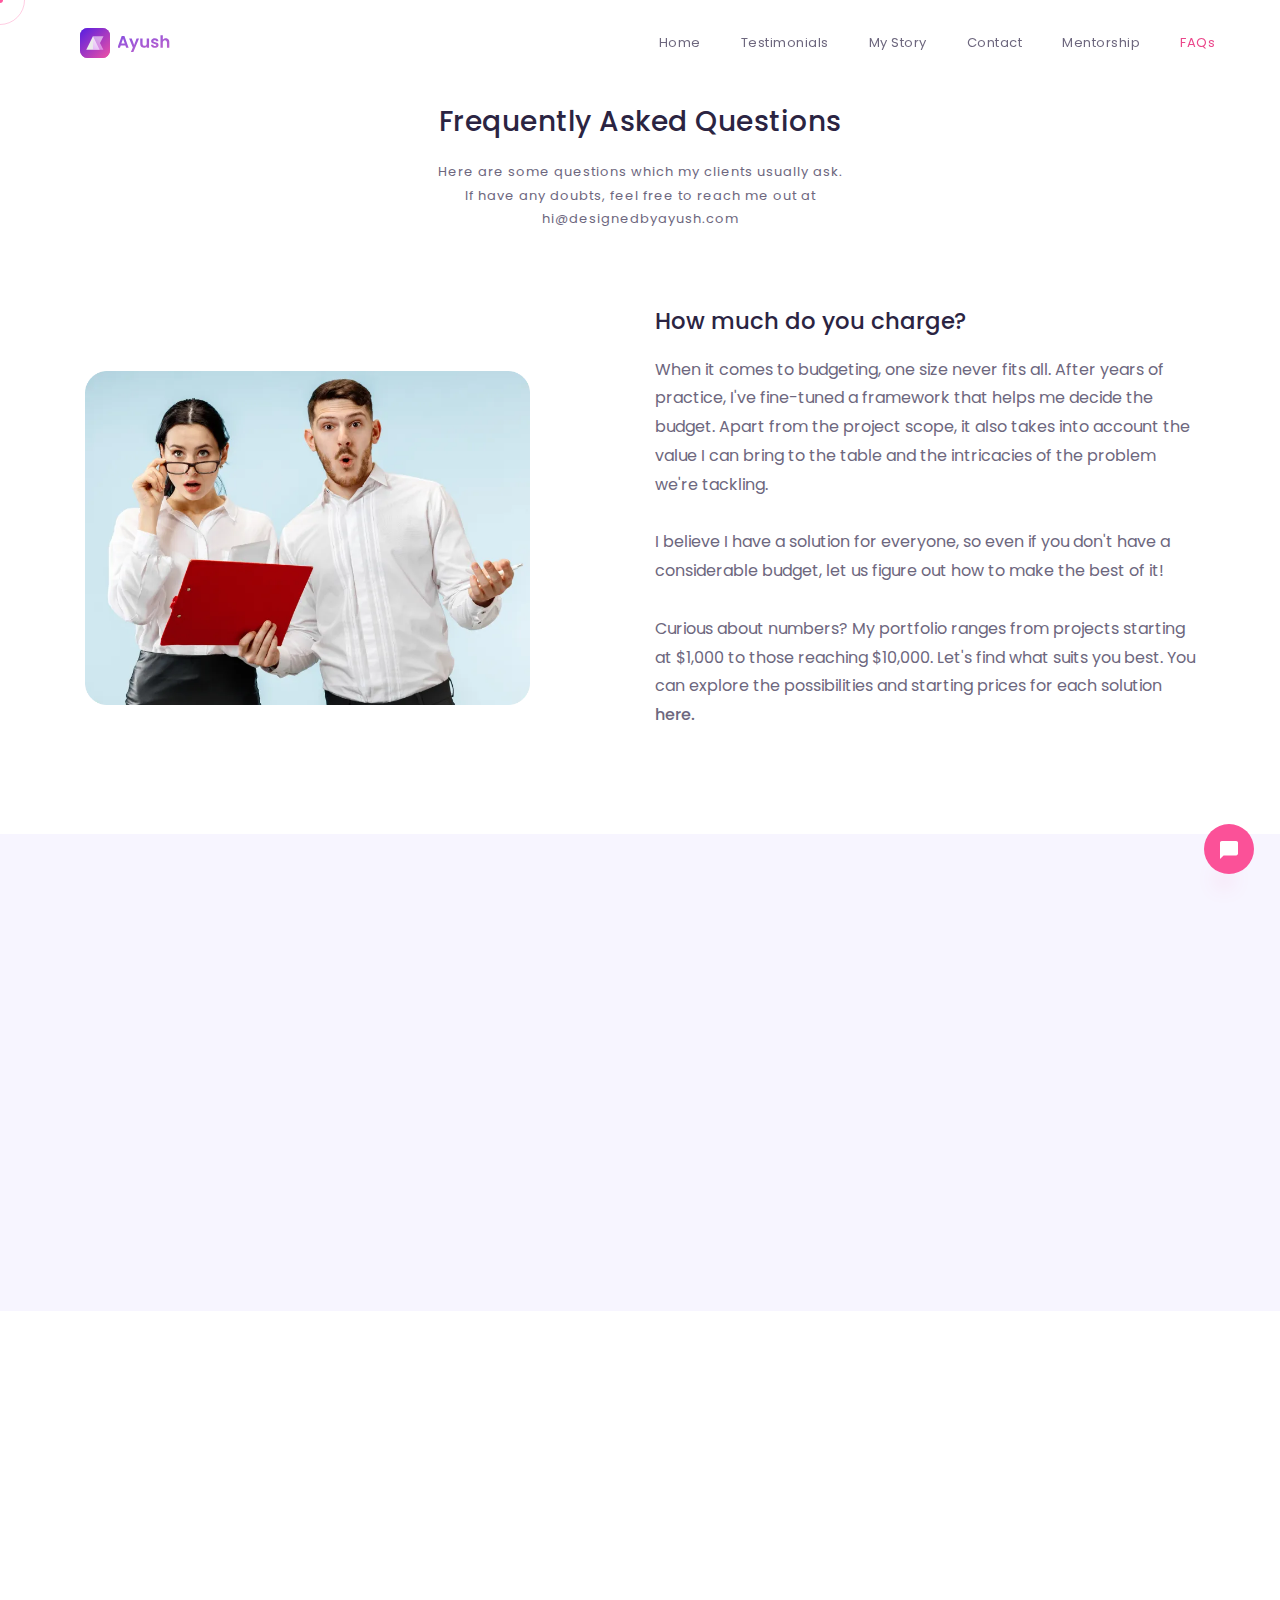
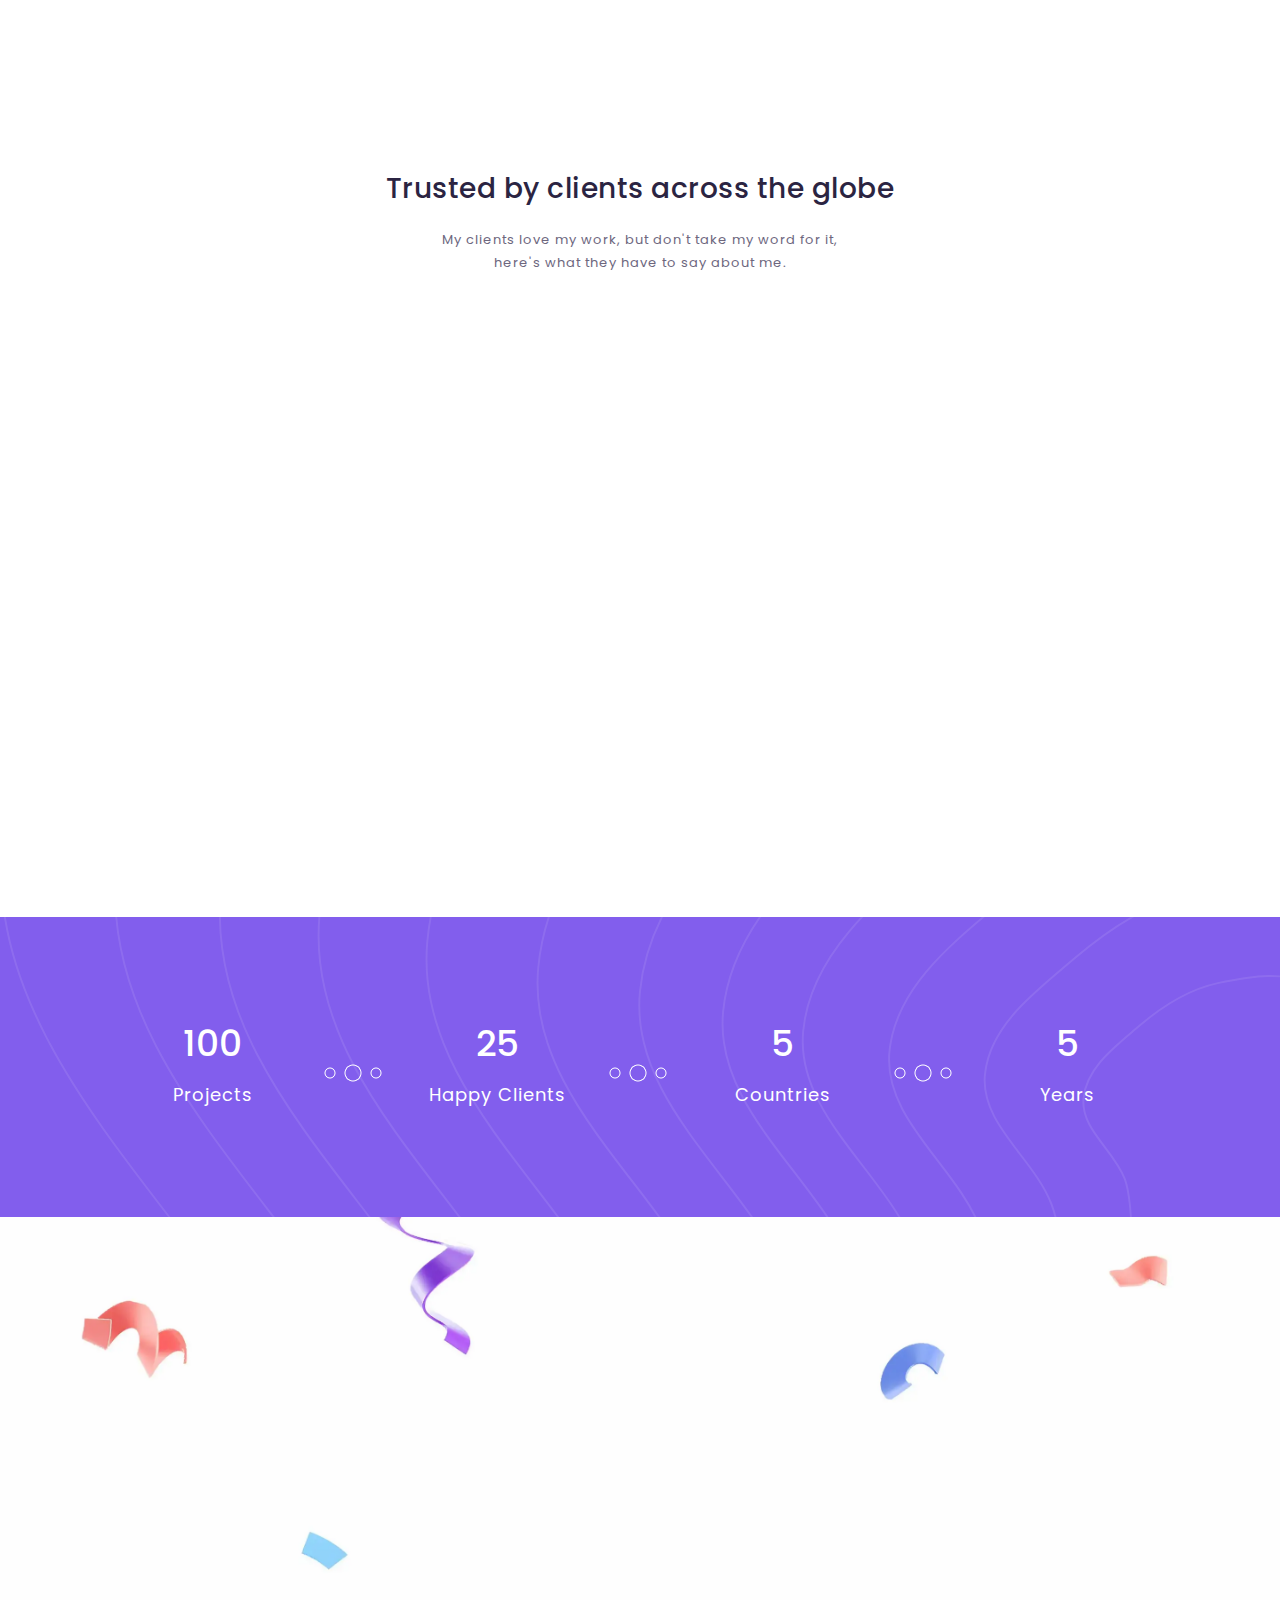
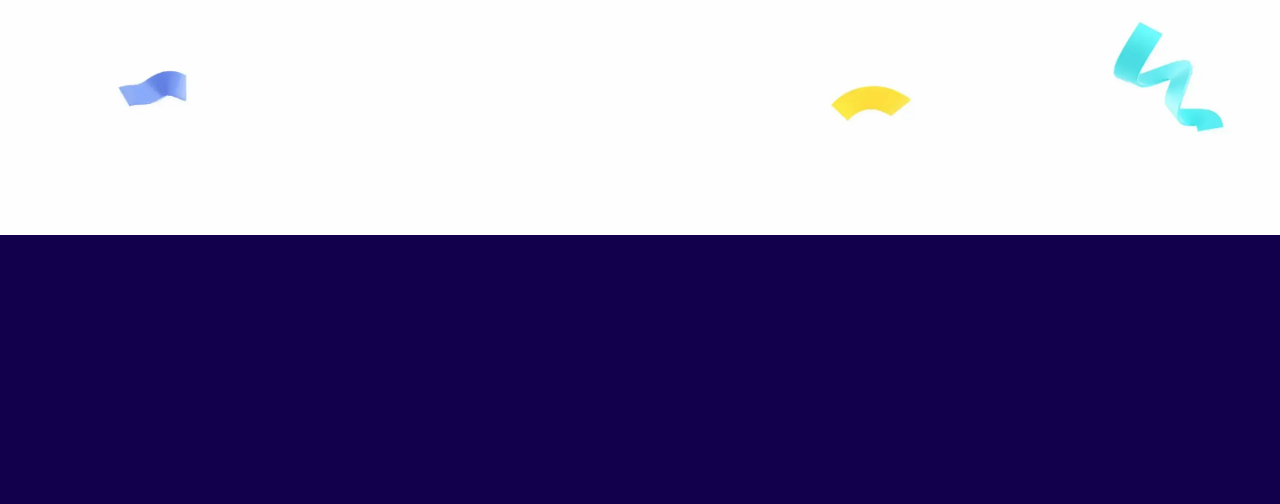
<file: faqs.html>
<!DOCTYPE html>
<html lang="en">
  <head>
    <title>FAQs</title>
    <!-- SEO Tags -->
    <meta charset="utf-8" />
    <meta name="keywords" content="ayush kumar design solutions services" />
    <meta name="description" content="FAQs" />
    <meta name="copyright" content="Ayush Kumar" />
    <meta name="author" content="Ayush Kumar, hi@designedbyayush.com" />
    <meta name="designer" content="Ayush Kumar" />
    <meta name="owner" content="Ayush Kumar" />
    <meta name="url" content="http://www.designedbyayush.com" />
    <meta name="category" content="portfolio" />
    <meta name="coverage" content="Worldwide" />
    <meta name="distribution" content="Global" />
    <meta name="reply-to" content="hi@designedbyayush.com" />
    <meta
      name="viewport"
      content="width=device-width, initial-scale=1, shrink-to-fit=no"
    />
    <meta name="theme-color" content="#8261ee" />

    <!-- Image Preview Links -->

    <meta property="og:title" content="Design FAQs" />
    <meta
      property="og:description"
      content="Hi, I'm Ayush, a UI/UX Designer. I craft experiences people love to use."
    />
    <meta
      property="og:image"
      content="https://designedbyayush.com/assets/images/opengraph/og-image.png"
    />
    <meta property="og:url" content="https://designedbyayush.com/" />
    <meta property="og:type" content="website" />
    <meta property="og:site_name" content="Ayush Kumar" />
    <meta
      property="og:image:alt"
      name="Ayush's Portfolio Logo"
      content="logo"
    />

    <!-- Poppins CDN Google Fonts -->

    <link
      rel="preload"
      href="https://fonts.googleapis.com/css?family=Poppins:300,400,500,600&display=swap"
      as="style"
    />
    <link rel="preconnect" href="https://fonts.gstatic.com" />
    <link
      href="https://fonts.googleapis.com/css?family=Poppins:300,400,500,600&display=swap"
      rel="stylesheet"
    />

    <!-- Preconnect Typeform -->

    <link
      rel="preconnect"
      href="https://embed.typeform.com"
      media="screen and (min-width: 720px)"
    />

    <!-- Preload Fontawesome -->

    <link
      rel="preload"
      href="assets/webfonts/fa-brands-400.woff2"
      as="font"
      type="font/woff2"
      crossorigin
    />
    <link
      rel="preload"
      href="assets/webfonts/fa-solid-900.woff2"
      as="font"
      type="font/woff2"
      crossorigin
    />

    <!-- Additional CSS Files -->

    <!-- Bootstrap -->
    <link rel="preload" href="assets/css/bootstrap-untouched.css" as="style" />
    <link
      rel="stylesheet"
      type="text/css"
      href="assets/css/bootstrap-untouched.css"
    />

    <!-- Fontawesome -->
    <link rel="preload" href="assets/css/all.min.css" as="style" />
    <link rel="stylesheet" type="text/css" href="assets/css/all.min.css" />

    <!-- Portfolio CSS-->
    <link rel="preload" href="assets/css/portfolio.css" as="style" />
    <link rel="stylesheet" href="assets/css/portfolio.css" />

    <!-- Kursor CSS-->
    <link
      rel="preload"
      href="assets/css/kursor.min.css"
      as="style"
      media="screen and (min-width: 720px)"
    />
    <link
      rel="stylesheet"
      href="assets/css/kursor.min.css"
      media="screen and (min-width: 720px)"
    />

    <!-- Apple Touch Icon -->
    <link
      rel="apple-touch-icon"
      sizes="180x180"
      href="assets/images/logo/logo.png"
    />

    <!-- Favicon -->
    <link
      rel="shortcut icon"
      href="assets/images/logo/logo.png"
      type="image/x-icon"
    />
    <link
      rel="icon"
      type="image/png"
      sizes="32x32"
      href="assets/images/logo/logo.png"
    />
    <link
      rel="icon"
      type="image/png"
      sizes="16x16"
      href="assets/images/logo/logo.png"
    />
  </head>

  <body>
    <!-- ***** Preloader Start ***** -->
    <div id="preloader">
      <div class="jumper">
        <div></div>
        <div></div>
        <div></div>
      </div>
    </div>

    <!-- ***** Navigation ***** -->
    <header class="header-area header-sticky">
      <div class="container" id="navbars">
        <div class="row">
          <div class="col-12">
            <nav class="main-nav">
              <!-- ***** Logo Start ***** -->
              <a href="./" class="logo">
                <img
                  id="services2"
                  src="assets/images/logo/logo-icon.svg"
                  width="40"
                  height="40"
                  alt="Ayush Kumar Logo"
                  tabindex="-1"
                />
                <img
                  id="services"
                  src="assets/images/logo/logo.svg"
                  width="160"
                  height="30"
                  alt="Ayush Kumar Logo"
                  tabindex="-1"
                />
              </a>

              <!-- ***** Menu Start ***** -->
              <ul class="nav">
                <li><a href="./">Home</a></li>
                <li><a href="testimonials">Testimonials</a></li>
                <li><a href="about">My Story</a></li>
                <li><a href="#contact-us">Contact</a></li>
                <li><a href="mentorship">Mentorship</a></li>
                <li class="inactive"><a href="solutions">Solutions</a></li>
                <li class="inactive"><a href="work">Work</a></li>
                <li><a href="faqs" class="active">FAQs</a></li>
                <li class="inactive">
                  <a href="reviews">Mentorship Reviews</a>
                </li>
              </ul>
              <a class="menu-trigger">
                <span>Menu</span>
              </a>
            </nav>
          </div>
        </div>
      </div>
    </header>
    <section class="section" style="padding-top: 8rem; padding-bottom: 1rem">
      <div class="container">
        <!-- ***** FAQs ***** -->
        <div class="row">
          <div class="col-lg-12">
            <div class="center-heading">
              <h2 class="section-title">Frequently Asked Questions</h2>
            </div>
          </div>
          <div class="offset-lg-3 col-lg-6">
            <div class="center-text">
              <p class="desktop-only">
                Here are some questions which my clients usually ask.
                <br />If have any doubts, feel free to reach me out at
                <a href="mailto:hi@designedbyayush.com" class="highlight"
                  >hi@designedbyayush.com</a
                >
              </p>
              <p class="mobile-only">
                Here are some questions which my clients usually ask. If have
                any doubt, feel free to reach me out at
                <a class="highlight" href="mailto:hi@designedbyayush.com"
                  >hi@designedbyayush.com</a
                >
              </p>
            </div>
          </div>
        </div>
      </div>
    </section>
    <div>
      <!-- ***** How much do you charge? ***** -->
      <section class="section first-section" style="padding-top: 1rem">
        <div class="container">
          <div class="row">
            <div
              class="col-lg-5 col-md-12 col-sm-12 align-self-center"
              data-scroll-reveal="enter bottom move 50px over 0.6s after 0.2s"
            >
              <img
                src="assets/images/faqs/how-much-do-you-charge.webp"
                loading="lazy"
                class="rounded img-fluid d-block mx-auto"
                alt="App"
                width="800"
                height="600"
                title=""
                style="text-align: top"
              />
            </div>
            <div class="col-lg-1"></div>
            <div
              class="col-lg-6 col-md-12 col-sm-12 align-self-center mobile-top-fix"
              data-scroll-reveal="enter bottom move 50px over 0.4s after 0s"
            >
              <div class="left-heading">
                <h2 class="section-title desktop-only">
                  How much do you charge?
                </h2>
                <h2 class="section-title mobile-only">
                  How much <br />do you charge?
                </h2>
              </div>
              <div class="left-text">
                <p class="desktop-only">
                  When it comes to budgeting, one size never fits all. After
                  years of practice, I've fine-tuned a framework that helps me
                  decide the budget. Apart from the project scope, it also takes
                  into account the value I can bring to the table and the
                  intricacies of the problem we're tackling.
                  <br />
                  <br />
                  I believe I have a solution for everyone, so even if you don't
                  have a considerable budget, let us figure out how to make the
                  best of it!
                  <br />
                  <br />
                  Curious about numbers? My portfolio ranges from projects
                  starting at $1,000 to those reaching $10,000. Let's find what
                  suits you best. You can explore the possibilities and starting
                  prices for each solution
                  <a href="solutions">here.</a>
                </p>
                <p class="mobile-only">
                  When it comes to budgeting, one size never fits all. After
                  years of practice, I've fine-tuned a framework that helps me
                  decide the budget. Apart from the project scope, it also takes
                  into account the value I can bring to the table and the
                  intricacies of the problem we're tackling.<br />
                  <br />
                  Curious about numbers? My portfolio ranges from projects
                  starting at $1,000 to those reaching $10,000. Let's find what
                  suits you best. You can explore the possibilities and starting
                  prices for each solution
                  <a href="solutions">here.</a>
                </p>
              </div>
            </div>
          </div>
          <div class="row">
            <div class="col-lg-12">
              <div class="hr"></div>
            </div>
          </div>
        </div>
      </section>

      <!-- ***** How long does a project take? ***** -->
      <section
        class="section first-section about-features"
        style="padding-top: 1rem"
      >
        <div class="container">
          <div class="row">
            <div
              class="col-lg-5 col-md-12 col-sm-12 align-self-center mobile-bottom-fix-big mobile-only"
              data-scroll-reveal="enter bottom move 50px over 0.6s after 0.2s"
            >
              <img
                src="assets/images/faqs/how-long-does-a-project-take.webp"
                loading="lazy"
                class="rounded img-fluid d-block mx-auto"
                alt="App"
                width="800"
                height="600"
              />
            </div>
            <div
              class="col-lg-6 col-md-12 col-sm-12 align-self-center mobile-bottom-fix"
              data-scroll-reveal="enter bottom move 50px over 0.4s after 0s"
            >
              <div class="left-heading">
                <h2 class="section-title">How long does a project take?</h2>
              </div>
              <div class="left-text">
                <p class="desktop-only">
                  As no two businesses are alike, project timelines come in all
                  shapes and sizes. From quick website audits that can be
                  wrapped-up in an hour to epic year-long brand revamps, the
                  duration of a project hinges on its unique intricacies.
                  <br />
                  <br />
                  But if you are curious about numbers, a standard website or
                  app redesign typically takes 2-3 months. This routine includes
                  2-3 weeks of discovery and strategy, 1-2 weeks of research,
                  2-3 weeks of visual design, and a final 1-2 weeks of testing
                  and evaluation.
                </p>
                <p class="mobile-only">
                  As no two businesses are alike, project timelines come in all
                  shapes and sizes. From quick website audits that can be
                  wrapped-up in an hour to epic year-long brand revamps, the
                  duration of a project hinges on its unique intricacies.
                  <br />
                  <br />
                  A standard website or app redesign typically takes 2-3 months.
                  This routine includes discovery and strategy, research, visual
                  design, and testing and evaluation.
                </p>
              </div>
            </div>
            <div class="col-lg-1"></div>
            <div
              class="col-lg-5 col-md-12 col-sm-12 align-self-center mobile-bottom-fix-big desktop-only"
              data-scroll-reveal="enter bottom move 50px over 0.6s after 0.2s"
            >
              <img
                src="assets/images/faqs/how-long-does-a-project-take.webp"
                loading="lazy"
                class="rounded img-fluid d-block mx-auto"
                alt="App"
                width="800"
                height="600"
              />
            </div>
          </div>
        </div>
      </section>

      <!-- How much experience do you have? -->
      <section class="section first-section xtra-pad">
        <div class="container">
          <div class="row">
            <div
              class="col-lg-5 col-md-12 col-sm-12 align-self-center"
              data-scroll-reveal="enter bottom move 50px over 0.6s after 0.2s"
            >
              <img
                src="assets/images/faqs/how-much-experience-do-you-have.webp"
                loading="lazy"
                class="rounded img-fluid d-block mx-auto"
                alt="App"
                width="800"
                height="600"
              />
            </div>
            <div class="col-lg-1"></div>
            <div
              class="col-lg-6 col-md-12 col-sm-12 align-self-center mobile-top-fix"
              data-scroll-reveal="enter bottom move 50px over 0.4s after 0s"
            >
              <div class="left-heading">
                <h2 class="section-title desktop-only">
                  How much experience do you have?
                </h2>
                <h2 class="section-title mobile-only">
                  How much experience do <br />you have?
                </h2>
              </div>
              <div class="left-text">
                <p class="desktop-only">
                  In the realm of design, experience isn't just a number—it's a
                  tapestry woven with unique threads of knowledge, creativity,
                  and passion. I've had the privilege of crossing paths with
                  1000+ talented creatives, each with their own remarkable
                  journey. Often times, seasoned veterans with decades of design
                  history stuck on something while while 16-year-old prodigies
                  crafting designs that drop jaws.
                  <br />
                  <br />
                  As for quantifying my journey, I've been honing my design
                  craft for over 4 years, delving into web development for 2
                  years, and exploring the realms of psychology and business for
                  3 years. But remember, true expertise transcends mere numbers.
                  If you'd like to peek into my journey further, my resume is
                  just a
                  <a href="http://bit.ly/ayushkumar">click</a> away.
                </p>
                <p class="mobile-only">
                  In the realm of design, experience isn't just a number—it's a
                  tapestry woven with unique threads of knowledge, creativity,
                  and passion. Often times, seasoned veterans with decades of
                  design history stuck on something while while 16-year-old
                  prodigies crafting designs that drop jaws.
                  <br />
                  <br />
                  As for quantifying my journey, I've been honing my design
                  craft for over 4 years, delving into web development for 2
                  years, and exploring the realms of psychology and business for
                  3 years. But remember, true expertise transcends mere numbers.
                  If you'd like to peek into my journey further, my resume is
                  just a
                  <a href="http://bit.ly/ayushkumar">click</a> away.
                </p>
              </div>
            </div>
          </div>
        </div>
      </section>
    </div>
    <div>
      <!-- ***** Can you share some Case Studies and Testimonials? ***** -->
      <section class="section about-features" style="padding-top: 2rem">
        <div class="container">
          <div class="row extra-pad">
            <div
              class="col-lg-5 col-md-12 col-sm-12 align-self-center mobile-bottom-fix-big mobile-only"
              data-scroll-reveal="enter bottom move 50px over 0.6s after 0.2s"
            >
              <img
                src="assets/images/faqs/can-you-share-some-case-studies-and-testimonials.webp"
                loading="lazy"
                class="rounded img-fluid d-block mx-auto"
                alt="App"
                width="800"
                height="600"
              />
            </div>
            <div
              class="col-lg-6 col-md-12 col-sm-12 align-self-center mobile-bottom-fix"
              data-scroll-reveal="enter bottom move 50px over 0.4s after 0s"
            >
              <div class="left-heading">
                <h2 class="section-title">
                  Can you share some Case Studies and Testimonials?
                </h2>
              </div>
              <div class="left-text">
                <p>
                  I have had the pleasure of collaborating with 50+ incredible
                  clients across a spectrum of projects, from strategic branding
                  to meticulous development and quality assurance. You can find
                  some similar relevant examples
                  <a href="https://designedbyayush.com/">here.</a>
                  <br />
                  <br />
                  Each project has been a journey, and the testament to its
                  success lies in the satisfaction of over 20 delighted clients.
                  Don't just take my word for it—dive into their testimonials
                  and discover the impact of our collaborations
                  <a href="testimonials">here.</a>
                </p>
              </div>
            </div>
            <div class="col-lg-1"></div>
            <div
              class="col-lg-5 col-md-12 col-sm-12 align-self-center mobile-bottom-fix-big desktop-only"
              data-scroll-reveal="enter bottom move 50px over 0.6s after 0.2s"
            >
              <img
                src="assets/images/faqs/can-you-share-some-case-studies-and-testimonials.webp"
                loading="lazy"
                class="rounded img-fluid d-block mx-auto"
                alt="App"
                width="800"
                height="600"
              />
            </div>
          </div>
        </div>
      </section>

      <!-- Can you guarantee results? -->
      <section class="section first-section xtra-pad">
        <div class="container">
          <div class="row">
            <div
              class="col-lg-5 col-md-12 col-sm-12 align-self-center"
              data-scroll-reveal="enter bottom move 50px over 0.6s after 0.2s"
            >
              <img
                src="assets/images/faqs/can-you-guarantee-results.webp"
                loading="lazy"
                class="rounded img-fluid d-block mx-auto"
                alt="App"
                width="800"
                height="600"
              />
            </div>
            <div class="col-lg-1"></div>
            <div
              class="col-lg-6 col-md-12 col-sm-12 align-self-center mobile-top-fix"
              data-scroll-reveal="enter bottom move 50px over 0.4s after 0s"
            >
              <div class="left-heading">
                <h2 class="section-title desktop-only">
                  Can you guarantee results?
                </h2>
                <h2 class="section-title mobile-only">
                  Can you guarantee results?
                </h2>
              </div>
              <div class="left-text">
                <p class="desktop-only">
                  With a design journey spanning across a total of 4 years, I am
                  not just promising change - I'm guaranteeing an amazing user
                  experience post-revamp.
                  <br />
                  <br />
                  However, I'll be candid; while I can't promise a sudden flood
                  of leads or a revenue jackpot, what I can assure you is a
                  design transformation that will leave your users delighted,
                  and you can take my word for it.
                  <br />
                  <br />
                  Now, when it comes to strategic thinking and measuring impact,
                  I have got your back. With my marketing and sales experience,
                  we can dissect the impact and fine-tune our strategy for
                  maximum success.
                </p>
                <p class="mobile-only">
                  With a design journey spanning across a total of 4 years, I am
                  not just promising change - I'm guaranteeing an amazing user
                  experience post-revamp.
                  <br />
                  <br />
                  However, I'll be candid; while I can't promise a sudden flood
                  of leads or a revenue jackpot, what I can assure you is a
                  design transformation that will leave your users delighted,
                  and you can take my word for it.
                </p>
              </div>
            </div>
          </div>
        </div>
      </section>
    </div>
    <div>
      <!-- Can you work for free? -->
      <section class="section about-features">
        <div class="container">
          <div class="row extra-pad">
            <div
              class="col-lg-5 col-md-12 col-sm-12 align-self-center mobile-bottom-fix-big mobile-only"
              data-scroll-reveal="enter bottom move 50px over 0.6s after 0.2s"
            >
              <img
                src="assets/images/faqs/can-you-work-for-free.webp"
                loading="lazy"
                class="rounded img-fluid d-block mx-auto"
                alt="App"
                width="800"
                height="600"
              />
            </div>
            <div
              class="col-lg-6 col-md-12 col-sm-12 align-self-center mobile-bottom-fix"
              data-scroll-reveal="enter bottom move 50px over 0.4s after 0s"
            >
              <div class="left-heading">
                <h2 class="section-title">Can you work for free?</h2>
              </div>
              <div class="left-text">
                <p>
                  My passion for design extends beyond just the commercial
                  realm. As part of my commitment to giving back, for every 10
                  clients I collaborate with, I offer my design services to a
                  non-profit organization pro bono.
                  <br />
                  <br />
                  If you're a non-profit driven by a noble cause, I'm eager to
                  contribute. Reach out to me at
                  <a href="mailto:hi@designedbyayush.com"
                    >hi@designedbyayush.com</a
                  >
                  share your vision, and let's work together to make a
                  difference.
                </p>
              </div>
            </div>
            <div class="col-lg-1"></div>
            <div
              class="col-lg-5 col-md-12 col-sm-12 align-self-center mobile-bottom-fix-big desktop-only"
              data-scroll-reveal="enter bottom move 50px over 0.6s after 0.2s"
            >
              <img
                src="assets/images/faqs/can-you-work-for-free.webp"
                loading="lazy"
                class="rounded img-fluid d-block mx-auto"
                alt="App"
                width="800"
                height="600"
              />
            </div>
          </div>
        </div>
      </section>

      <!-- What are the services you provide? -->
      <section class="section first-section xtra-pad">
        <div class="container">
          <div class="row">
            <div
              class="col-lg-5 col-md-12 col-sm-12 align-self-center"
              data-scroll-reveal="enter bottom move 50px over 0.6s after 0.2s"
            >
              <img
                src="assets/images/faqs/what-are-the-services-you-offer.webp"
                loading="lazy"
                class="rounded img-fluid d-block mx-auto"
                alt="App"
                width="800"
                height="600"
              />
            </div>
            <div class="col-lg-1"></div>
            <div
              class="col-lg-6 col-md-12 col-sm-12 align-self-center mobile-top-fix"
              data-scroll-reveal="enter bottom move 50px over 0.4s after 0s"
            >
              <div class="left-heading">
                <h2 class="section-title desktop-only">
                  What are the services you provide?
                </h2>
                <h2 class="section-title mobile-only">
                  What are the services you provide?
                </h2>
              </div>
              <div class="left-text">
                <p>
                  I offer a diverse range of services, spanning from UX
                  consultation and discovery to delightful visual design and
                  seamless website development. You can explore the full
                  spectrum of services I provide
                  <a href="solutions"> here.</a>
                  <br />
                  <br />
                  If you have any doubts or need a custom solution, feel free to
                  reach out at
                  <a href="mailto:hi@designedbyayush.com">
                    hi@designedbyayush.com.</a
                  >
                </p>
              </div>
            </div>
          </div>
        </div>
      </section>

      <!-- Who is your ideal client? -->
      <section class="section about-features">
        <div class="container">
          <div class="row extra-pad">
            <div
              class="col-lg-5 col-md-12 col-sm-12 align-self-center mobile-bottom-fix-big mobile-only"
              data-scroll-reveal="enter bottom move 50px over 0.6s after 0.2s"
            >
              <img
                src="assets/images/faqs/who-is-your-ideal-client.webp"
                loading="lazy"
                class="rounded img-fluid d-block mx-auto"
                alt="App"
                width="800"
                height="600"
              />
            </div>
            <div
              class="col-lg-6 col-md-12 col-sm-12 align-self-center mobile-bottom-fix"
              data-scroll-reveal="enter bottom move 50px over 0.4s after 0s"
            >
              <div class="left-heading">
                <h2 class="section-title">Who is your ideal client?</h2>
              </div>
              <div class="left-text">
                <p class="desktop-only">
                  Having collaborated with over 25 clients across diverse
                  domains such as lifestyle, tech, skincare, non-profit,
                  education, and finance, I've garnered a broad spectrum of
                  experience. My expertise enables me to extend a helping hand
                  to most businesses, tailoring solutions to suit their unique
                  needs.
                  <br />
                  <br />
                  However, I draw the line at gambling and the adult
                  industry—those aren't my forte. Among the diverse industries
                  I've ventured into, the tech sector resonates with me the
                  most. Perhaps it's the echo of my IT major guiding my
                  inclination.
                </p>
                <p class="mobile-only">
                  Having collaborated with over 25 clients across diverse
                  domains such as lifestyle, tech, skincare, non-profit,
                  education, and finance, I've garnered a broad spectrum of
                  experience.
                  <br />
                  <br />
                  However, I draw the line at gambling and the adult
                  industry—those aren't my forte. Among the diverse industries
                  I've ventured into, the tech sector resonates with me the
                  most.
                </p>
              </div>
            </div>
            <div class="col-lg-1"></div>
            <div
              class="col-lg-5 col-md-12 col-sm-12 align-self-center mobile-bottom-fix-big desktop-only"
              data-scroll-reveal="enter bottom move 50px over 0.6s after 0.2s"
            >
              <img
                src="assets/images/faqs/who-is-your-ideal-client.webp"
                loading="lazy"
                class="rounded img-fluid d-block mx-auto"
                alt="App"
                width="800"
                height="600"
              />
            </div>
          </div>
        </div>
      </section>

      <!-- When can we get started? -->
      <section class="section first-section xtra-pad">
        <div class="container">
          <div class="row">
            <div
              class="col-lg-5 col-md-12 col-sm-12 align-self-center"
              data-scroll-reveal="enter bottom move 50px over 0.6s after 0.2s"
            >
              <img
                src="assets/images/faqs/when-can-we-get-started.webp"
                loading="lazy"
                class="rounded img-fluid d-block mx-auto"
                alt="App"
                width="800"
                height="600"
              />
            </div>
            <div class="col-lg-1"></div>
            <div
              class="col-lg-6 col-md-12 col-sm-12 align-self-center mobile-top-fix"
              data-scroll-reveal="enter bottom move 50px over 0.4s after 0s"
            >
              <div class="left-heading">
                <h2 class="section-title">When can we get started?</h2>
              </div>
              <div class="left-text">
                <p>
                  Typically, my schedule is quite packed for the upcoming week,
                  ensuring a seamless flow of ongoing projects. However, your
                  inquiries are always welcome at
                  <a href="mailto:hi@designedbyayush.com">
                    hi@designedbyayush.com.</a
                  ><br />
                  <br />
                  When it comes to initiating a collaboration, ideally, we aim
                  to kickstart within a couple of weeks. However, please
                  understand that this timeline can stretch to a month,
                  considering prior commitments and unforeseen circumstances.
                </p>
              </div>
            </div>
          </div>
        </div>
      </section>
    </div>

    <!-- ***** Testimonials Start ***** -->
    <section class="section pad-5rem" id="testimonials">
      <div class="container">
        <div class="row">
          <div class="col-lg-12">
            <div class="center-heading">
              <h2 class="section-title">Trusted by clients across the globe</h2>
            </div>
          </div>
          <div class="offset-lg-3 col-lg-6">
            <div class="center-text">
              <p class="desktop-only">
                My clients love my work, but don't take my word for it,
                <br />here's what they have to say about me.
              </p>
              <p class="mobile-only">
                My clients love my work, here's what <br />they have to say
                about me.
              </p>
            </div>
          </div>
        </div>

        <div class="row">
          <!-- ***** Testimonials Item Start ***** -->
          <div
            class="col-lg-4 col-md-6 col-sm-12"
            data-scroll-reveal="enter bottom move 50px over 0.6s after 0.2s"
          >
            <div class="team-item" tabindex="0">
              <div class="team-content">
                <i class="testi">
                  <img
                    src="assets/images/brands/missioned.svg"
                    loading="lazy"
                    width="200"
                    height="35"
                    alt=""
                  />
                </i>
                <p class="testi-heading">Always exceeds expectations</p>
                <p>
                  "Ayush is the best UI/UX designer I have ever worked with. He
                  will always exceed your expectations and he always delivers
                  amazing designs. He often goes the extra mile and gives
                  professional guidance which improves the overall outcome of
                  the project."
                </p>
                <div class="user-image">
                  <img
                    src="assets/images/testimonials/prithwi.webp"
                    loading="lazy"
                    width="60"
                    height="60"
                    alt="prithwi-sinha-missioned-founder"
                  />
                </div>
                <div class="team-info">
                  <h3 class="user-name">Prithwi Sinha</h3>
                  <span>Founder, MissionEd</span>
                </div>
              </div>
            </div>
          </div>

          <div
            class="col-lg-4 col-md-6 col-sm-12"
            data-scroll-reveal="enter bottom move 50px over 0.6s after 0.4s"
          >
            <div class="team-item" tabindex="0">
              <div class="team-content">
                <i class="testi">
                  <img
                    src="assets/images/brands/zebo.ai.svg"
                    loading="lazy"
                    width="200"
                    height="35"
                    alt=""
                  />
                </i>
                <p class="testi-heading">Designs with incredible finesse</p>
                <p>
                  "Ayush has really been a pleasure to work with. He always
                  delivers the work on time and provides great value for money.
                  What I particularly enjoyed about working with him, was how he
                  was able to materialize my vision for the design with
                  incredible finesse."
                </p>
                <div class="user-image">
                  <img
                    src="assets/images/testimonials/audil.webp"
                    loading="lazy"
                    alt="audil-iqbal-zebo.ai-cto"
                    width="60"
                    height="60"
                  />
                </div>
                <div class="team-info">
                  <h3 class="user-name">Audil Iqbal</h3>
                  <span>CTO, Zebo.ai</span>
                </div>
              </div>
            </div>
          </div>

          <!-- ***** Testimonials Item Start ***** -->
          <div
            class="col-lg-4 col-md-6 col-sm-12"
            data-scroll-reveal="enter bottom move 50px over 0.6s after 0.6s"
          >
            <div class="team-item" tabindex="0">
              <div class="team-content">
                <i class="testi">
                  <img
                    src="assets/images/brands/preplaced.svg"
                    loading="lazy"
                    width="200"
                    height="35"
                    alt=""
                  />
                </i>
                <p class="testi-heading">Understands business goals</p>
                <p>
                  "Ayush goes the extra mile to understand your business goals
                  and incorporates that into his product. He is responsive,
                  reliable and produces extremely high quality user experiences.
                  He exceeded my expectations on both UX design and efficiency."
                </p>
                <div class="user-image">
                  <img
                    src="assets/images/testimonials/keshav.webp"
                    loading="lazy"
                    alt="keshav-patil-preplaced-cpo"
                    width="60"
                    height="60"
                  />
                </div>
                <div class="team-info">
                  <h3 class="user-name">Keshav Patil</h3>
                  <span>CPO, Preplaced</span>
                </div>
              </div>
            </div>
          </div>
        </div>
        <div
          style="text-align: center; margin-top: 30px"
          data-scroll-reveal="enter bottom move 30px over 0.4s after 0.2s"
        >
          <a
            href="testimonials"
            class="main-button-slider"
            title="View all testimonials"
            aria-label="View all testimonials"
            >Read all 20+ testimonials</a
          >
        </div>
      </div>
    </section>

    <!-- ***** Counter Parallax Start ***** -->
    <section class="counter">
      <div class="content">
        <div class="container">
          <div class="row">
            <div class="col-lg-3 col-md-6 col-sm-12">
              <div class="count-item decoration-bottom">
                <strong>100</strong>
                <span>Projects</span>
              </div>
            </div>
            <div class="col-lg-3 col-md-6 col-sm-12">
              <div class="count-item decoration-top">
                <strong>25</strong>
                <span>Happy Clients</span>
              </div>
            </div>
            <div class="col-lg-3 col-md-6 col-sm-12">
              <div class="count-item decoration-bottom">
                <strong>5</strong>
                <span>Countries</span>
              </div>
            </div>
            <div class="col-lg-3 col-md-6 col-sm-12">
              <div class="count-item">
                <strong>5</strong>
                <span>Years</span>
              </div>
            </div>
          </div>
        </div>
      </div>
    </section>
    <!-- ***** Contact ***** -->
    <section class="section colored" id="contact-us">
      <div class="container">
        <div class="row">
          <div class="col-lg-12">
            <div
              class="center-heading"
              data-scroll-reveal="enter bottom move 50px over 0.6s after 0.2s"
            >
              <h2 class="section-title">Do you love me yet?</h2>
              <h2 class="section-title desktop-only">
                Let's create something amazing!
              </h2>
              <h2 class="section-title mobile-only">Let's Work Together!</h2>
              <br />
              <br />
              <a
                aria-label="Contact Me"
                data-text="Contact Me"
                rel="noopener"
                class="typeform-share main-button-slider contact-me"
                href="https://form.typeform.com/to/YDb5aG"
                data-mode="popup"
                >Get in touch
              </a>
            </div>
          </div>
          <div
            class="offset-lg-3 col-lg-6"
            data-scroll-reveal="enter bottom move 50px over 0.6s after 0.4s"
          >
            <div class="center-text">
              <br />
              <br />
              <p>
                Curious about my
                <strong
                  ><a
                    href="https://bit.ly/ayushkumar"
                    title="Download Resume"
                    aria-label="Download Resume"
                    target="_blank"
                    >Resume</a
                  ></strong
                >?
              </p>
              <p>
                <a
                  href="mailto:hi@designedbyayush.com"
                  title="Email"
                  aria-label="Email"
                  class="email"
                  >hi@designedbyayush.com <i class="fas fa-arrow-right"></i
                ></a>
              </p>
            </div>
          </div>
        </div>
      </div>
    </section>

    <!-- Sticky Chat Button -->
    <a
      class="typeform-share button chat-blob"
      aria-label="Contact Ayush"
      rel="noopener"
      title="Contact Ayush"
      href="https://form.typeform.com/to/YDb5aG?typeform-medium=embed-snippet"
      data-mode="popover"
      target="_blank"
    >
      <span class="icon chat-circle">
        <img
          alt="contact-me"
          src="assets/images/chat-icon.svg"
          width="18"
          height="18"
        />
      </span>
    </a>

    <!-- ***** Footer ***** -->
    <footer>
      <div
        class="container"
        data-scroll-reveal="enter top move 15px over 0.4s after 0.2s"
      >
        <div class="row">
          <div class="col-lg-12 col-md-12 col-sm-12">
            <p class="footer-para">Let's stay in touch</p>
            <br />
            <ul class="social">
              <li>
                <a
                  href="mailto:hi@designedbyayush.com"
                  target="_blank"
                  rel="noopener"
                  title="Email"
                  aria-label="Email"
                  ><i class="fas fa-envelope"></i
                ></a>
              </li>
              <li>
                <a
                  href="https://dribbble.com/designedbyayush"
                  target="_blank"
                  title="Dribble"
                  aria-label="Dribble"
                  rel="noopener"
                  ><i class="fab fa-dribbble"></i
                ></a>
              </li>
              <li>
                <a
                  href="https://www.linkedin.com/in/designedbyayush/"
                  title="LinkedIn"
                  target="_blank"
                  aria-label="LinkedIn"
                  rel="noopener"
                  ><i class="fab fa-linkedin-in"></i
                ></a>
              </li>
              <li>
                <a
                  href="https://www.instagram.com/designedbyayush/"
                  target="_blank"
                  rel="noopener"
                  aria-label="Instagram"
                  title="Instagram"
                  ><i class="fab fa-instagram"></i
                ></a>
              </li>
              <li>
                <a
                  href="https://wa.link/9zahlz"
                  target="_blank"
                  title="Whatsapp"
                  aria-label="Whatsapp"
                  rel="noopener"
                >
                  <i class="fab fa-whatsapp"></i
                ></a>
              </li>
            </ul>
          </div>
        </div>
        <div class="row">
          <div class="col-lg-12">
            <p class="copyright">
              <i class="fas fa-code" title="Coded"></i> with
              <i class="fas fa-heart" title="Love"></i> just for you!
              <br />
              <br />Copyright &copy; 2021-23 Ayush Kumar
            </p>
          </div>
        </div>
      </div>
    </footer>

    <!-- jQuery -->
    <script src="assets/js/jquery-2.1.0.min.js"></script>

    <!-- Bootstrap -->
    <script defer src="assets/js/popper.js"></script>
    <script defer src="assets/js/bootstrap.min.js"></script>

    <!-- Plugins -->
    <script defer src="assets/js/scrollreveal.min.js"></script>
    <script defer src="assets/js/waypoints.min.js"></script>
    <script defer src="assets/js/jquery.counterup.min.js"></script>
    <script defer src="assets/js/imgfix.min.js"></script>

    <!-- Global Custom JS -->
    <script defer src="assets/js/custom.js"></script>

    <script src="assets/js/kursor.min.js"></script>

    <!-- Custom Script -->
    <script type="text/javascript" defer>
      $(function () {
        // Smooth Scrolling
        $("a[href*=#]").on("click", function (e) {
          e.preventDefault();
          $("html, body").animate(
            {
              scrollTop: $($(this).attr("href")).offset().top,
            },
            500,
            "linear"
          );
        });

        // Round Custom Cursor
        new kursor({
          color: "#ff589e",
          type: 4,
        });

        // Typeform button
        (function () {
          var qs,
            js,
            q,
            s,
            d = document,
            gi = d.getElementById,
            ce = d.createElement,
            gt = d.getElementsByTagName,
            id = "typef_orm_share",
            b = "https://embed.typeform.com/";
          if (!gi.call(d, id)) {
            js = ce.call(d, "script");
            js.id = id;
            js.src = b + "embed.js";
            q = gt.call(d, "script")[0];
            q.parentNode.insertBefore(js, q);
          }
        })();
      });
    </script>
  </body>
</html>
</file>
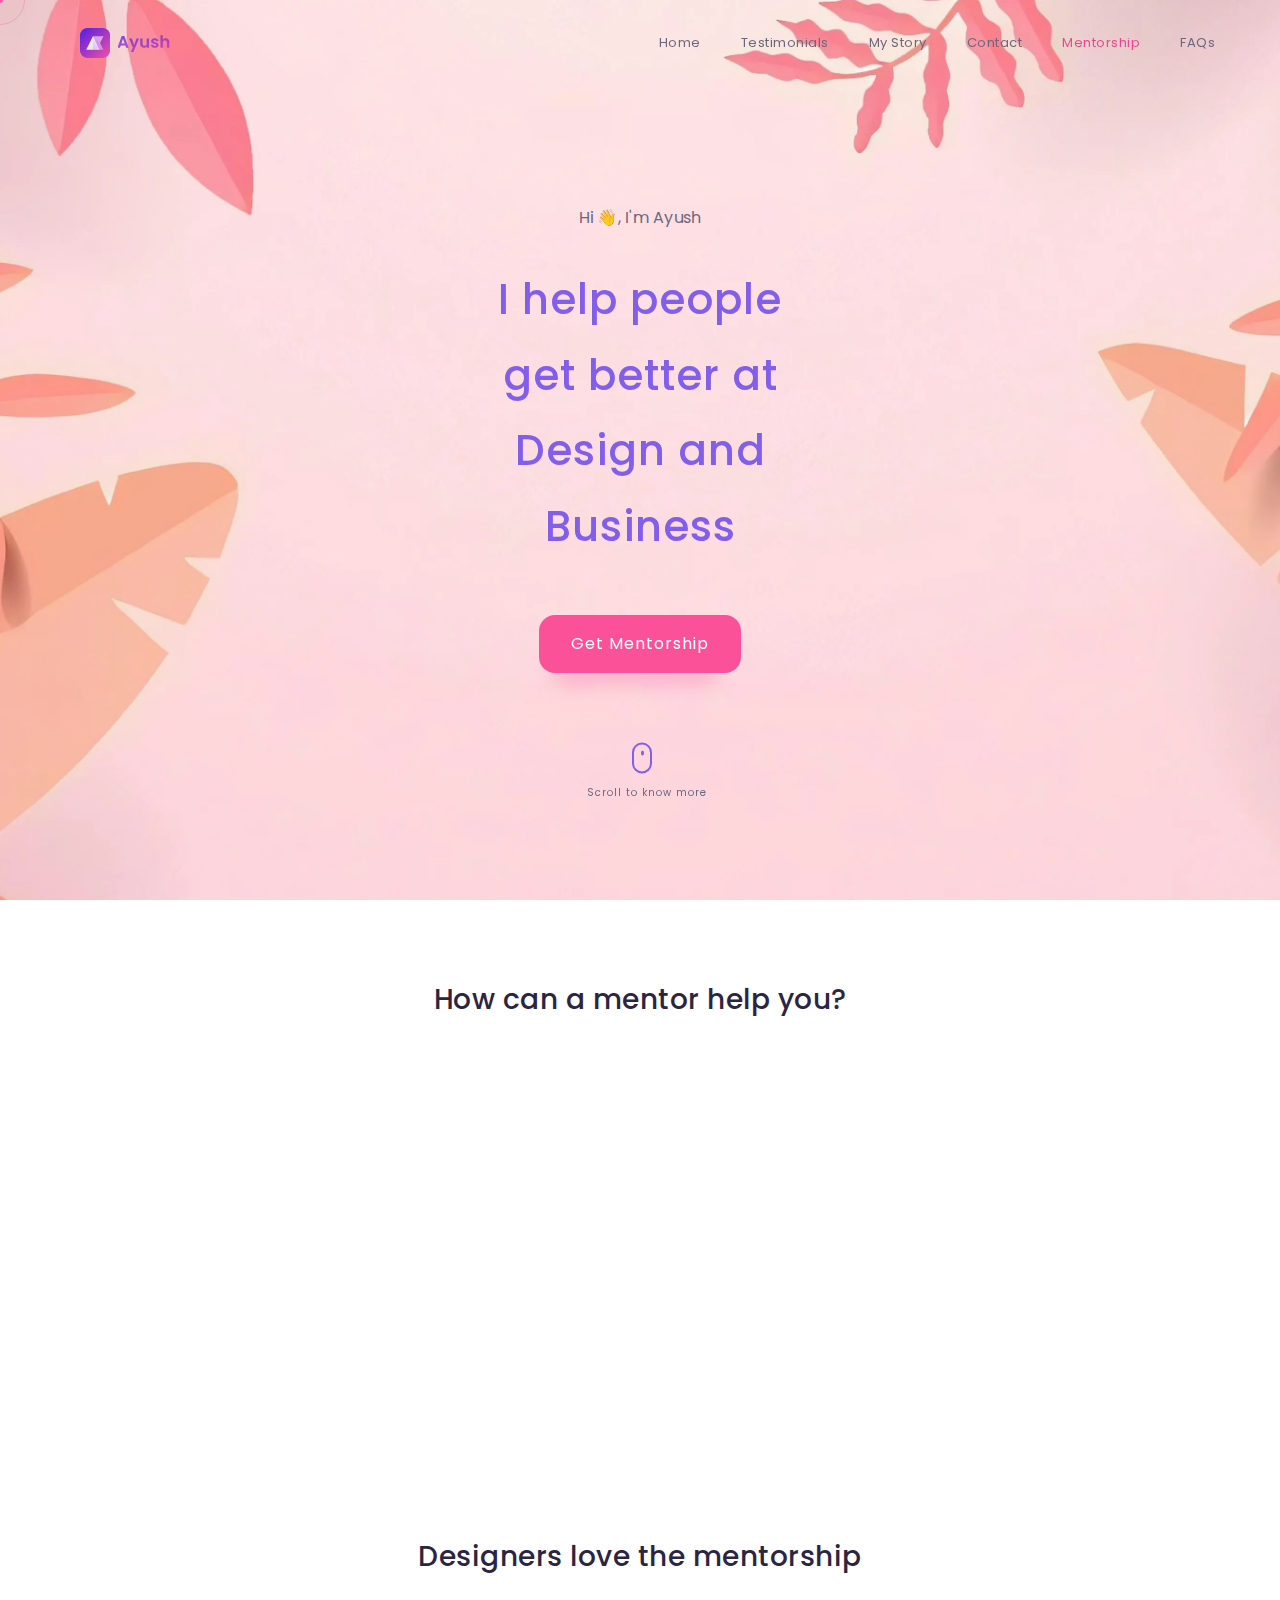
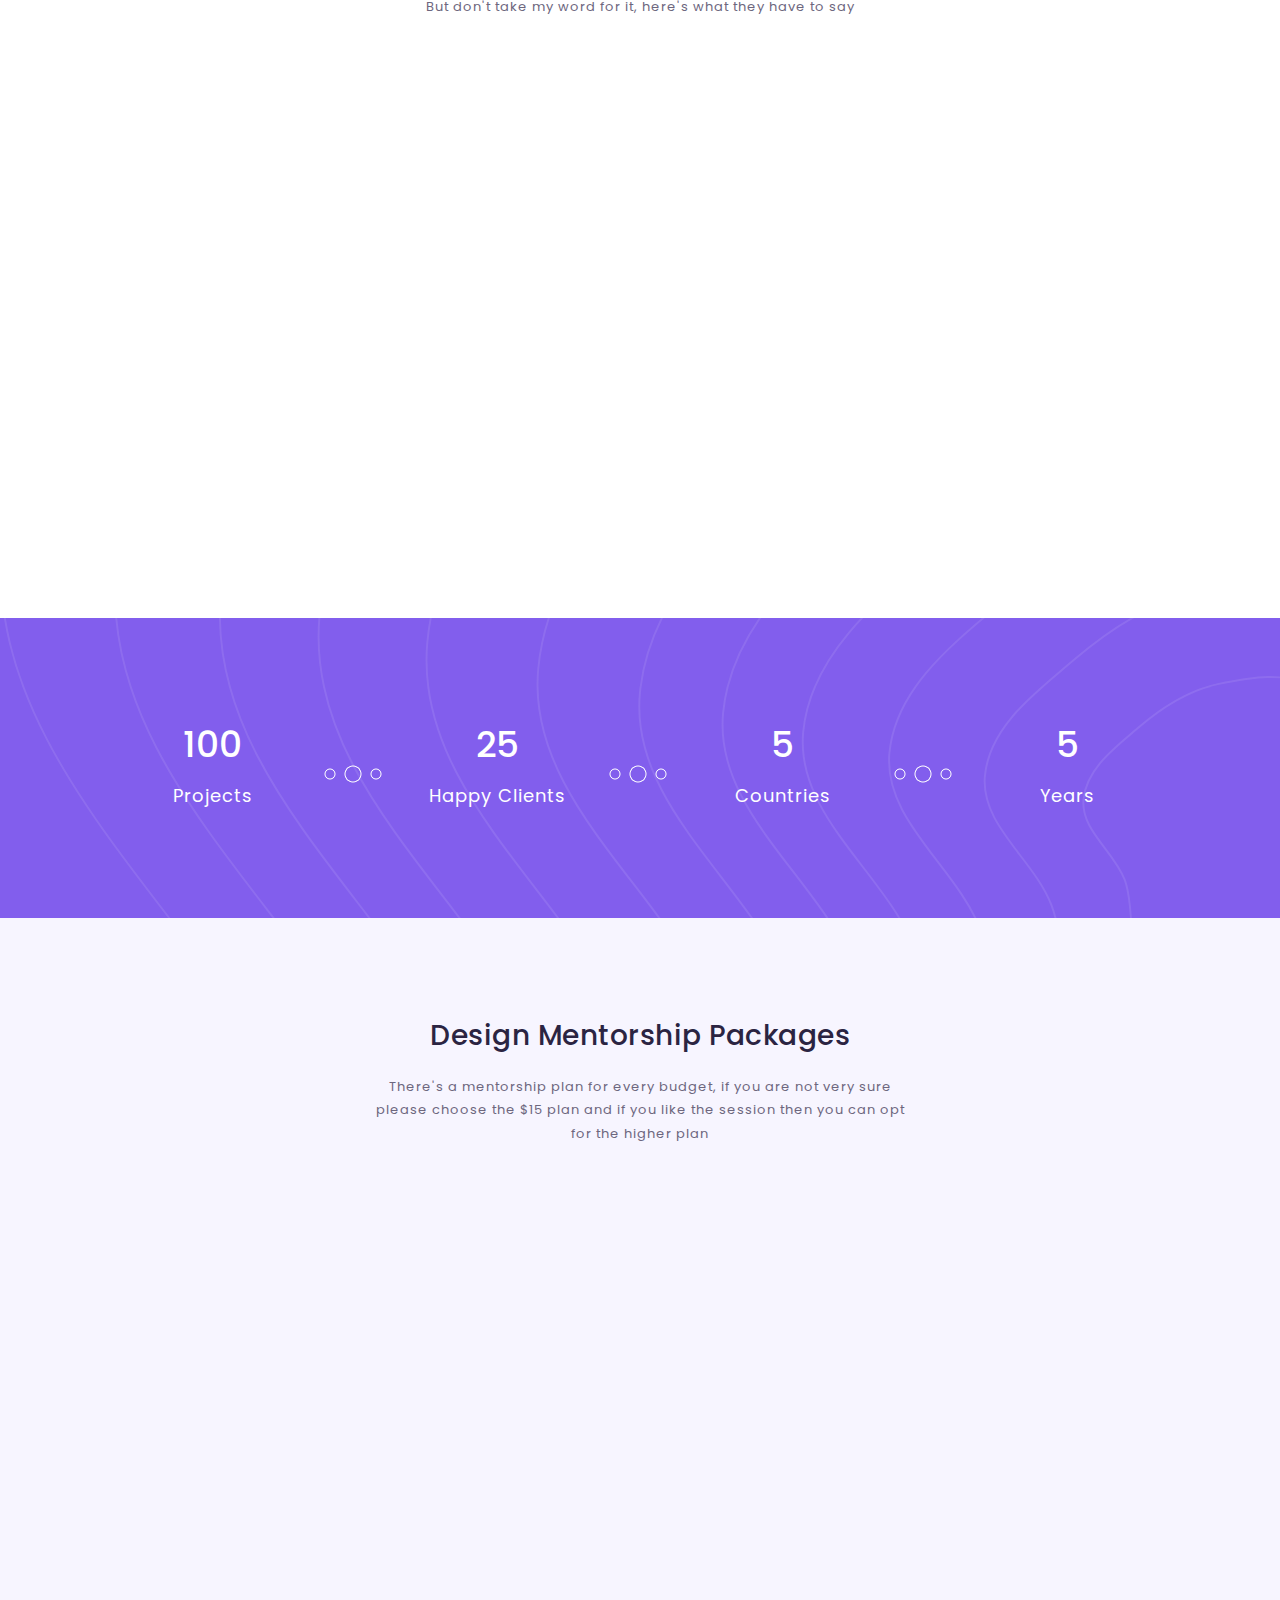
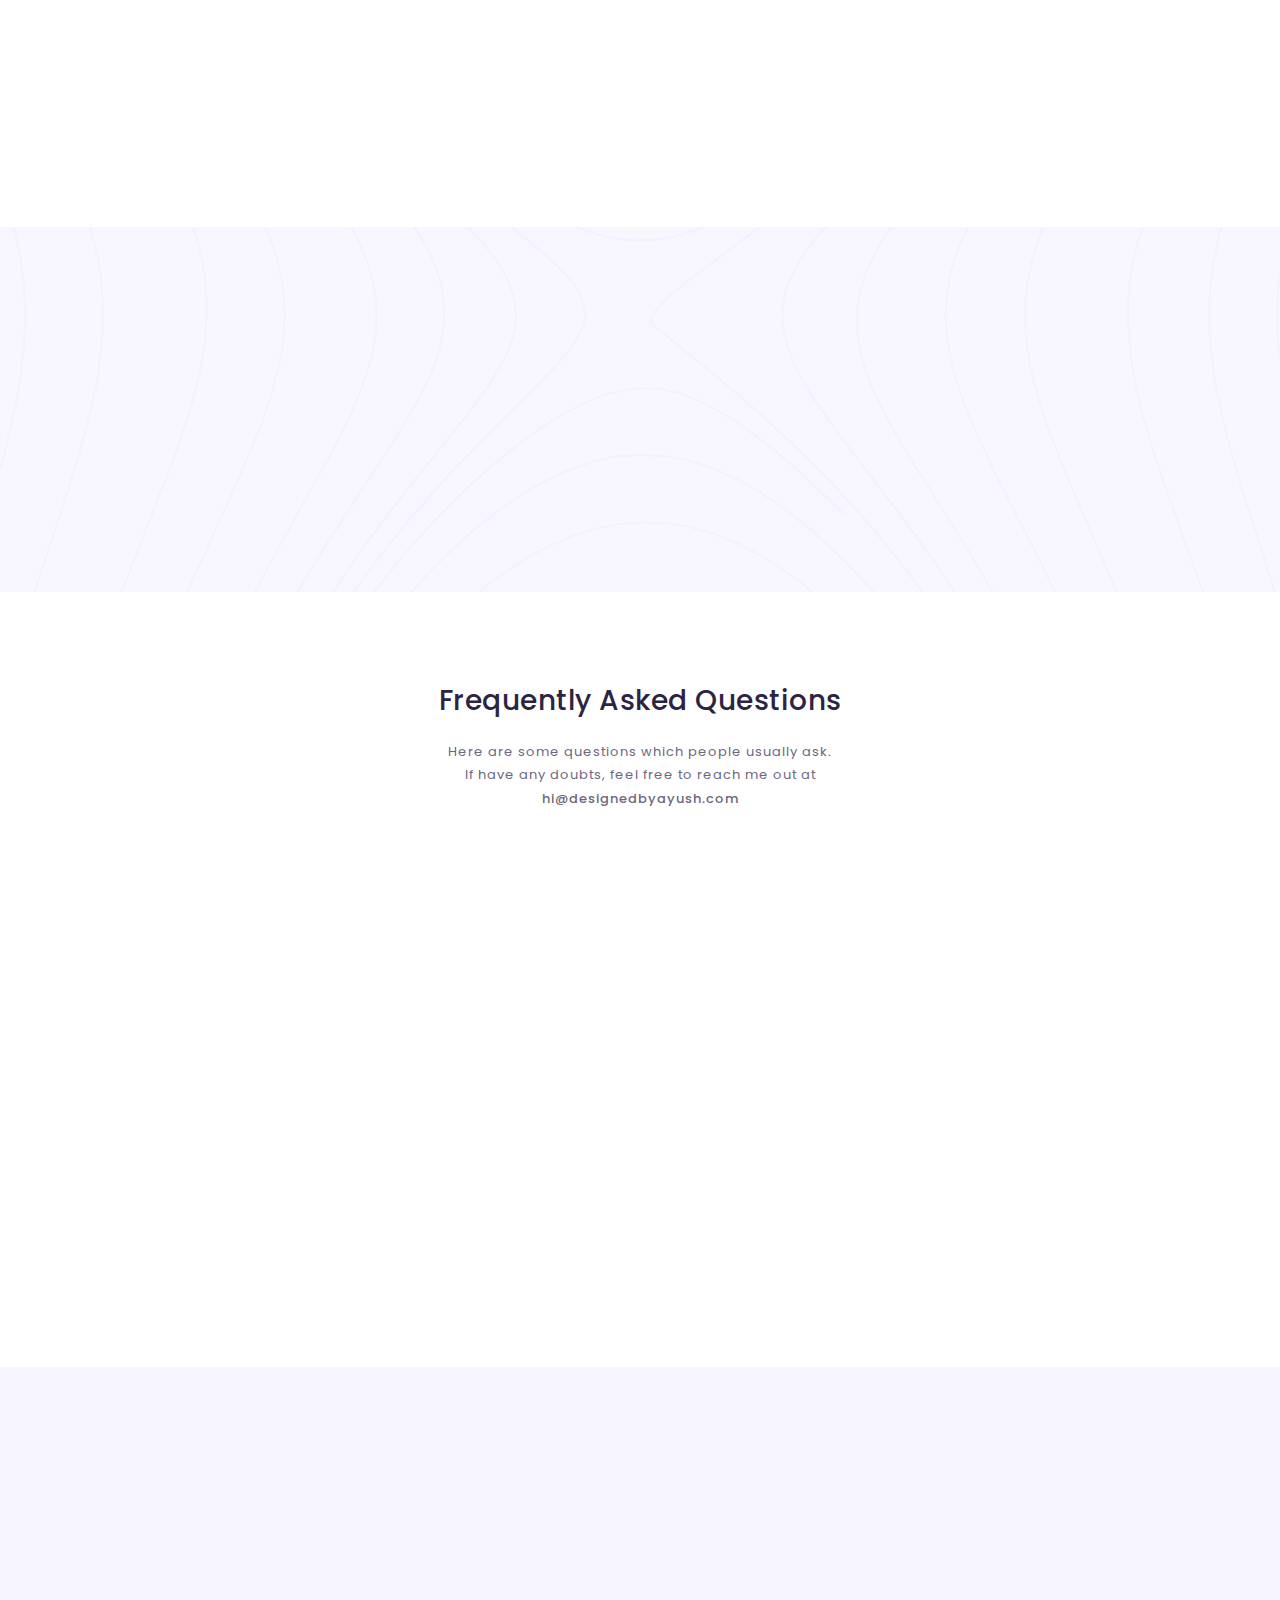
<file: mentorship.html>
<!DOCTYPE html>
<html lang="en">
  <head>
    <!-- Hotjar Tracking Code for http://designedbyayush.com/ -->
    <title>Design Mentorship</title>
    <!-- SEO Tags -->
    <meta charset="utf-8" />
    <meta
      name="keywords"
      content="design mentorship, ui ux design mentorship, ayush kumar ui ux designer"
    />
    <meta
      name="description"
      content="Ace design interviews with Design Mentorship"
    />
    <meta name="copyright" content="Design Mentorship" />
    <meta name="author" content="Ayush Kumar, hi@designedbyayush.com" />
    <meta name="designer" content="Ayush Kumar" />
    <meta name="owner" content="Ayush Kumar" />
    <meta name="url" content="http://www.designedbyayush.com" />
    <meta name="category" content="portfolio" />
    <meta name="coverage" content="Worldwide" />
    <meta name="distribution" content="Global" />
    <meta name="reply-to" content="hi@designedbyayush.com" />
    <meta
      name="viewport"
      content="width=device-width, initial-scale=1, shrink-to-fit=no"
    />
    <meta name="theme-color" content="#8261ee" />

    <!-- Image Preview Links -->

    <meta property="og:title" content="Design Mentorship" />
    <meta
      property="og:description"
      content="Ace design interviews with Design Mentorship"
    />
    <meta
      property="og:image"
      content="https://designedbyayush.com/assets/images/opengraph/og-image-mentorship.png"
    />
    <meta property="og:url" content="https://designedbyayush.com/mentorship" />
    <meta property="og:type" content="website" />
    <meta property="og:site_name" content="Ayush Kumar" />
    <meta
      property="og:image:alt"
      name="Ayush's Portfolio Logo"
      content="logo"
    />
    <!-- Twitter Card -->
    <meta property="twitter:card" content="summary_large_image" />
    <meta
      property="twitter:url"
      content="https://designedbyayush.com/mentorship"
    />
    <meta property="twitter:title" content="Design Mentorship" />
    <meta
      property="twitter:description"
      content="Book a Design Mentorship with Ayush"
    />
    <meta
      property="twitter:image"
      content="https://designedbyayush.com/assets/images/backgrounds/twitter-card-mentorship.png"
    />

    <!-- Poppins CDN Google Fonts -->

    <link
      rel="preload"
      href="https://fonts.googleapis.com/css?family=Poppins:300,400,500,600&display=swap"
      as="style"
    />
    <link rel="preconnect" href="https://fonts.gstatic.com" />
    <link
      href="https://fonts.googleapis.com/css?family=Poppins:300,400,500,600&display=swap"
      rel="stylesheet"
    />

    <!-- Preconnect Typeform -->

    <link
      rel="preconnect"
      href="https://embed.typeform.com"
      media="screen and (min-width: 720px)"
    />

    <!-- Preload Fontawesome -->

    <link
      rel="preload"
      href="assets/webfonts/fa-brands-400.woff2"
      as="font"
      type="font/woff2"
      crossorigin
    />
    <link
      rel="preload"
      href="assets/webfonts/fa-solid-900.woff2"
      as="font"
      type="font/woff2"
      crossorigin
    />

    <!-- Additional CSS Files -->

    <!-- Bootstrap -->
    <link rel="preload" href="assets/css/bootstrap-untouched.css" as="style" />
    <link
      rel="stylesheet"
      type="text/css"
      href="assets/css/bootstrap-untouched.css"
    />

    <!-- Fontawesome -->
    <link rel="preload" href="assets/css/all.min.css" as="style" />
    <link rel="stylesheet" type="text/css" href="assets/css/all.min.css" />

    <!-- Portfolio CSS-->
    <link rel="preload" href="assets/css/portfolio.css" as="style" />
    <link rel="stylesheet" href="assets/css/portfolio.css" />

    <!-- Kursor CSS-->
    <link
      rel="preload"
      href="assets/css/kursor.min.css"
      as="style"
      media="screen and (min-width: 720px)"
    />
    <link
      rel="stylesheet"
      href="assets/css/kursor.min.css"
      media="screen and (min-width: 720px)"
    />

    <!-- Apple Touch Icon -->
    <link
      rel="apple-touch-icon"
      sizes="180x180"
      href="assets/images/logo/logo.png"
    />

    <!-- Favicon -->
    <link
      rel="shortcut icon"
      href="assets/images/logo/logo.png"
      type="image/x-icon"
    />
    <link
      rel="icon"
      type="image/png"
      sizes="32x32"
      href="assets/images/logo/logo.png"
    />
    <link
      rel="icon"
      type="image/png"
      sizes="16x16"
      href="assets/images/logo/logo.png"
    />
    <style>
      body,
      html {
        overflow-x: hidden;
      }
    </style>
  </head>

  <body>
    <!-- ***** Preloader Start ***** -->
    <div id="preloader">
      <div class="jumper">
        <div></div>
        <div></div>
        <div></div>
      </div>
    </div>

    <!-- ***** Navigation ***** -->
    <header class="header-area header-sticky">
      <div class="container" id="navbars">
        <div class="row">
          <div class="col-12">
            <nav class="main-nav">
              <!-- ***** Logo Start ***** -->
              <a href="./" class="logo">
                <img
                  id="services2"
                  src="assets/images/logo/logo-icon.svg"
                  width="40"
                  height="40"
                  alt="Ayush Kumar Logo"
                  tabindex="-1"
                />
                <img
                  id="services"
                  src="assets/images/logo/logo.svg"
                  width="160"
                  height="30"
                  alt="Ayush Kumar Logo"
                  tabindex="-1"
                />
              </a>

              <!-- ***** Menu Start ***** -->
              <ul class="nav">
                <li><a href="./">Home</a></li>
                <li><a href="testimonials">Testimonials</a></li>
                <li><a href="about">My Story</a></li>
                <li>
                  <a href="index.html/#contact-us">Contact</a>
                </li>
                <li><a href="mentorship" class="active">Mentorship</a></li>
                <li class="inactive"><a href="solutions">Solutions</a></li>
                <li class="inactive"><a href="work">Work</a></li>
                <li><a href="faqs">FAQs</a></li>
                <li class="inactive">
                  <a href="reviews">Mentorship Reviews</a>
                </li>
              </ul>
              <a class="menu-trigger">
                <span>Menu</span>
              </a>
            </nav>
          </div>
        </div>
      </div>
    </header>

    <!-- ***** Hero Section ***** -->
    <div class="welcome-area mentorshipbg">
      <!-- ***** Header Text Start ***** -->
      <div class="header-text">
        <div class="container">
          <div class="row">
            <div
              class="offset-xl-3 col-xl-6 offset-lg-2 col-lg-8 col-md-12 col-sm-12"
            >
              <div>
                <p
                  id="hithere"
                  data-scroll-reveal="enter bottom move 50px over 0.4s after 0.2s"
                >
                  Hi <span class="waving-hand">👋</span>, I'm Ayush
                </p>
                <div
                  data-scroll-reveal="enter bottom move 50px over 0.6s after 0.6s"
                >
                  <h1 style="margin: 30px" class="desktop-only">
                    I help people <br />
                    get better at<br />
                    Design and <br />
                    Business
                  </h1>
                  <h1 class="mobile-only">
                    I help people <br />
                    get better in<br />
                    Design and <br />
                    Business
                  </h1>
                  <a
                    href="https://calendly.com/ui-ux/mentorship"
                    aria-label=""
                    class="main-button-slider"
                    title="Get Mentorship"
                    aria-label="Get Mentorship"
                    style="margin: 20px"
                    >Get Mentorship</a
                  >
                </div>
              </div>
              <section id="cursor" class="desktop-only">
                <a href="#features" style="font-size: 10px"
                  ><span></span>Scroll to know more</a
                >
              </section>
            </div>
          </div>
        </div>
      </div>
      <!-- ***** Header Text End ***** -->
    </div>

    <!-- ***** How can a mentor help you? ***** -->
    <section class="section home-feature" id="features">
      <div class="container">
        <div class="row">
          <div class="col-lg-12">
            <div class="center-heading">
              <h2 class="section-title desktop-only" id="features">
                How can a mentor help you?
              </h2>
              <h2 class="section-title mobile-only" id="features">
                Why Mentorship?
              </h2>
              <br />
              <div class="col-lg-12">
                <div class="row">
                  <!-- ***** Constructive Feedback ***** -->
                  <div
                    class="col-lg-4 col-md-6 col-sm-6 col-12 services"
                    data-scroll-reveal="enter bottom move 50px over 0.2s after 0s"
                  >
                    <div class="features-small-item" tabindex="0">
                      <div
                        class="icon"
                        data-scroll-reveal="enter bottom move 30px over 0.6s after 0.2s"
                      >
                        <i
                          ><img
                            src="assets/images/home-feature/ux.webp"
                            loading="lazy"
                            width="100"
                            height="100"
                            alt="ux consultation"
                        /></i>
                      </div>
                      <h3 class="features-title">Constructive Feedback</h3>
                      <p>
                        Get insightful and valuable inputs aimed at refining
                        your work, from someone who knows the design industry.
                      </p>
                    </div>
                  </div>

                  <!-- ***** UI Designing ***** -->
                  <div
                    class="col-lg-4 col-md-6 col-sm-6 col-12 services"
                    data-scroll-reveal="enter bottom move 50px over 0.2s after 0.2s"
                  >
                    <div class="features-small-item" tabindex="0">
                      <div
                        class="icon"
                        data-scroll-reveal="enter bottom move 30px over 0.6s after 0.4s"
                      >
                        <i
                          ><img
                            src="assets/images/home-feature/upscale.webp"
                            loading="lazy"
                            width="100"
                            height="100"
                            alt="ui designing"
                        /></i>
                      </div>
                      <h3 class="features-title">Career Upscaling</h3>
                      <p>
                        Elevate your professional journey. Learn how to
                        fine-tune your portfolio and tailor your resume.
                      </p>
                    </div>
                  </div>

                  <!-- ***** Branding ***** -->
                  <div
                    class="col-lg-4 col-md-6 col-sm-6 col-12 services"
                    data-scroll-reveal="enter bottom move 50px over 0.2s after 0.6s"
                  >
                    <div class="features-small-item" tabindex="0">
                      <div
                        class="icon"
                        data-scroll-reveal="enter bottom move 30px over 0.6s after 0.6s"
                      >
                        <i
                          ><img
                            src="assets/images/home-feature/goal-setting.webp"
                            loading="lazy"
                            width="100"
                            height="100"
                            alt="branding and strategy"
                        /></i>
                      </div>
                      <h3 class="features-title">Custom Goal-setting</h3>
                      <p>
                        Get personalised goals based on your needs and
                        aspirations, that helps you in achieving your dreams.
                      </p>
                    </div>
                  </div>
                </div>
              </div>
            </div>
          </div>
        </div>
      </div>
      <br />
      <br />
    </section>

    <!-- ***** Testimonials ***** -->
    <section class="section" id="testimonials">
      <div class="container">
        <div class="row">
          <div class="col-lg-12">
            <div class="center-heading">
              <h2 class="section-title">Designers love the mentorship</h2>
            </div>
          </div>
          <div class="offset-lg-3 col-lg-6">
            <div class="center-text">
              <p class="desktop-only">
                But don't take my word for it, here's what they have to say
              </p>
              <p class="mobile-only">
                But don't take my word for it,
                <br />
                here's what they have to say
              </p>
            </div>
          </div>
        </div>

        <!-- First Row of testimonials-->
        <div class="row">
          <!-- ***** Testimonials Item Start ***** -->
          <div
            class="col-lg-4 col-md-6 col-sm-12"
            data-scroll-reveal="enter bottom move 50px over 0.6s after 0.2s"
          >
            <div class="team-item mar-30">
              <div class="team-content">
                <p class="testi-heading">Relatable and a great listener</p>
                <p>
                  "Talking to Ayush was helpful as he is both a peer and also
                  someone who is further along in his career. He is very
                  relatable, a great listener and offered me insight and advice
                  around my portfolio, freelancing, making a shift in my career,
                  and finding jobs."
                </p>
                <div class="user-image">
                  <img
                    src="assets/images/reviews/ruchi-dwivedi.webp"
                    loading="lazy"
                    width="60"
                    height="60"
                    alt="ruchi-dwivedi"
                  />
                </div>
                <div class="team-info mar-30">
                  <h3 class="user-name">Ruchi Dwivedi</h3>
                  <span>UX and Graphic Designer</span>
                </div>
              </div>
            </div>
          </div>

          <!-- ***** Testimonials Item Start ***** -->
          <div
            class="col-lg-4 col-md-6 col-sm-12"
            data-scroll-reveal="enter bottom move 50px over 0.6s after 0.4s"
          >
            <div class="team-item" id="pink">
              <div class="team-content">
                <p class="testi-heading">Amazing insights on my work</p>
                <p>
                  "Ayush is not just an amazing designer but also a fantastic
                  teacher. His advice are amazing for someone who is looking to
                  make their way to the top in the design field. He gave me more
                  information that I'm not aware of and it will help me to build
                  my portfolio."
                </p>
                <div class="user-image">
                  <img
                    src="assets/images/reviews/sidharth-manu.webp"
                    loading="lazy"
                    alt="sidharth-manu"
                    width="60"
                    height="60"
                  />
                </div>
                <div class="team-info mar-30">
                  <h3 class="user-name">Sidharth Manu</h3>
                  <span>UI/UX Aspirant</span>
                </div>
              </div>
            </div>
          </div>

          <!-- ***** Testimonials Item Start ***** -->
          <div
            class="col-lg-4 col-md-6 col-sm-12"
            data-scroll-reveal="enter bottom move 50px over 0.6s after 0.6s"
          >
            <div class="team-item">
              <div class="team-content">
                <p class="testi-heading">Helped me to be interview ready</p>
                <p>
                  "Ayush helped me to improve my portfolio case study to be more
                  interview ready, sharing his feedback on what interviewers may
                  look for in candidates. I would recommend his to anyone who is
                  preparing for their first job as a UX/UI designer."
                </p>
                <div class="user-image">
                  <img
                    src="assets/images/reviews/prateek-sapta.webp"
                    loading="lazy"
                    alt="prateek-sapta"
                    width="60"
                    height="60"
                  />
                </div>
                <div class="team-info mar-30">
                  <h3 class="user-name">Prateek Sapta</h3>
                  <span>Visual Design Aspirant</span>
                </div>
              </div>
            </div>
          </div>
        </div>
        <div
          style="text-align: center; margin-top: 30px"
          data-scroll-reveal="enter bottom move 30px over 0.4s after 0.2s"
        >
          <a
            href="reviews"
            class="main-button-slider"
            title="View all testimonials"
            aria-label="View all testimonials"
            >Read all reviews</a
          >
        </div>
      </div>
    </section>

    <!-- ***** Counter Parallax Start ***** -->
    <section class="counter">
      <div class="content">
        <div class="container">
          <div class="row">
            <div class="col-lg-3 col-md-6 col-sm-12">
              <div class="count-item decoration-bottom">
                <strong>100</strong>
                <span>Projects</span>
              </div>
            </div>
            <div class="col-lg-3 col-md-6 col-sm-12">
              <div class="count-item decoration-top">
                <strong>25</strong>
                <span>Happy Clients</span>
              </div>
            </div>
            <div class="col-lg-3 col-md-6 col-sm-12">
              <div class="count-item decoration-bottom">
                <strong>5</strong>
                <span>Countries</span>
              </div>
            </div>
            <div class="col-lg-3 col-md-6 col-sm-12">
              <div class="count-item">
                <strong>5</strong>
                <span>Years</span>
              </div>
            </div>
          </div>
        </div>
      </div>
    </section>

    <!-- ***** Pricing Plans ***** -->
    <section class="section colored" id="pricing-plans">
      <div class="container">
        <div class="row">
          <div class="col-lg-12">
            <div class="center-heading">
              <h2 class="section-title">Design Mentorship Packages</h2>
            </div>
          </div>
          <div class="offset-lg-3 col-lg-6">
            <div class="center-text">
              <p class="desktop-only">
                There's a mentorship plan for every budget, if you are not very
                sure please choose the $15 plan and if you like the session then
                you can opt for the higher plan<br />
              </p>
              <p class="mobile-only">
                If you are not very sure please choose the $15 plan and if you
                like the session then you can opt for the higher plan<br />
              </p>
            </div>
          </div>
        </div>

        <div class="row">
          <!-- ***** Pricing Item Start ***** -->
          <div
            class="col-lg-4 col-md-6 col-sm-12"
            data-scroll-reveal="enter bottom move 50px over 0.6s after 0.2s"
          >
            <div class="pricing-item" tabindex="0">
              <div class="pricing-header">
                <h3 class="pricing-title">Basic</h3>
              </div>
              <div class="pricing-body">
                <div class="price-wrapper">
                  <span class="currency">$</span>
                  <span class="price">15</span>
                  <span class="period">Upto 1 day</span>
                </div>
                <ul class="list">
                  <li class="active">Career Advice</li>
                  <li class="active">Portfolio Review</li>
                  <li class="active">Ask Me Anything</li>
                </ul>
              </div>
              <div class="pricing-footer">
                <a
                  href="https://form.typeform.com/to/YDb5aG"
                  class="main-button"
                  >Book Now</a
                >
              </div>
            </div>
          </div>
          <!-- ***** Pricing Item End ***** -->

          <!-- ***** Pricing Item Start ***** -->
          <div
            class="col-lg-4 col-md-6 col-sm-12"
            data-scroll-reveal="enter bottom move 50px over 0.6s after 0.4s"
          >
            <div class="pricing-item active" tabindex="0">
              <div class="pricing-header">
                <h3 class="pricing-title">Standard</h3>
              </div>
              <div class="pricing-body">
                <div class="price-wrapper">
                  <span class="currency">$</span>
                  <span class="price">50</span>
                  <span class="period">Upto 1 week</span>
                </div>
                <ul class="list">
                  <li class="active">Career Advice</li>
                  <li class="active">Portfolio Review</li>
                  <li class="active">Ask Me Anything</li>
                  <li class="active">Business of Design</li>
                  <li class="active">Why Start Freelancing?</li>
                </ul>
              </div>
              <div class="pricing-footer">
                <a
                  href="https://form.typeform.com/to/YDb5aG"
                  id="standard"
                  class="main-button"
                  >Book Now</a
                >
              </div>
            </div>
          </div>
          <!-- ***** Pricing Item End ***** -->

          <!-- ***** Pricing Item Start ***** -->
          <div
            class="col-lg-4 col-md-6 col-sm-12"
            data-scroll-reveal="enter bottom move 50px over 0.6s after 0.6s"
          >
            <div class="pricing-item" tabindex="0">
              <div class="pricing-header">
                <h3 class="pricing-title">Premium</h3>
              </div>
              <div class="pricing-body">
                <div class="price-wrapper">
                  <span class="currency">$</span>
                  <span class="price">100</span>
                  <span class="period">Upto 1 month</span>
                </div>
                <ul class="list">
                  <li class="active">Career Advice</li>
                  <li class="active">Portfolio Review</li>
                  <li class="active">Business of Design</li>
                  <li class="active">Why Start Freelancing</li>
                  <li class="active">The Importance of Code</li>
                  <li class="active">The Power of Copywriting</li>
                  <li class="active">Designing or Problem Solving</li>
                </ul>
              </div>
              <div class="pricing-footer">
                <a
                  href="https://form.typeform.com/to/YDb5aG"
                  class="main-button"
                  >Book Now</a
                >
              </div>
            </div>
          </div>
          <!-- ***** Pricing Item End ***** -->
        </div>
      </div>
    </section>
    <div class="space mobile-only"></div>
    <!-- ***** Why consult with me? ***** -->
    <section class="section first-section">
      <div class="container">
        <div class="row">
          <div
            class="col-lg-5 col-md-12 col-sm-12 align-self-center"
            data-scroll-reveal="enter bottom move 50px over 0.6s after 0.2s"
          >
            <img
              src="assets/images/mentorship/why-should-i-consult-you.webp"
              loading="lazy"
              class="rounded img-fluid d-block mx-auto desktop-only"
              alt="App"
              width="800"
              height="600"
            />
            <img
              src="assets/images/mentorship/why-should-i-consult-you.webp"
              loading="lazy"
              class="rounded img-fluid d-block mx-auto mobile-only"
              alt="App"
              width="800"
              height="600"
            />
          </div>
          <div class="col-lg-1"></div>
          <div
            class="col-lg-6 col-md-12 col-sm-12 align-self-center mobile-top-fix"
            data-scroll-reveal="enter bottom move 50px over 0.4s after 0s"
          >
            <div class="left-heading">
              <h2 class="section-title desktop-only">
                Why should I consult with you?
              </h2>
              <h2 class="section-title mobile-only">
                Why should I <br />consult with you?
              </h2>
            </div>
            <div class="left-text">
              <p>
                In my 4-year expedition within the design industry, navigating
                the lanes of freelancing and consulting for in-house designers
                and art directors, I've come a long way.
                <br />
                <br />
                The path has been both challenging and rewarding, prompting me
                to ponder: 'What if I had a mentor?' I believe it would have
                fast-tracked my journey to this point, perhaps within a year or
                two.
                <br />
                <br />
                Driven by this realization, I'm driven to extend a helping hand
                to fellow creatives. I want to help you in honing your design
                skills, mastering the art of thriving in this industry.
              </p>
            </div>
          </div>
        </div>
        <div class="row">
          <div class="col-lg-12">
            <div class="hr"></div>
          </div>
        </div>
      </div>
    </section>

    <!-- ***** What's in it for you? ***** -->
    <section class="section first-section about-features lilac">
      <div class="container">
        <div class="row">
          <div
            class="col-lg-5 col-md-12 col-sm-12 align-self-center mobile-bottom-fix-big mobile-only"
            data-scroll-reveal="enter bottom move 50px over 0.6s after 0.2s"
          >
            <img
              src="assets/images/mentorship/what-is-in-for-you.webp"
              loading="lazy"
              class="rounded img-fluid d-block mx-auto"
              alt="App"
              width="800"
              height="600"
            />
          </div>
          <div
            class="col-lg-6 col-md-12 col-sm-12 align-self-center mobile-bottom-fix"
            data-scroll-reveal="enter bottom move 50px over 0.4s after 0s"
          >
            <div class="left-heading">
              <h2 class="section-title">What's in it for me?</h2>
            </div>
            <div class="left-text">
              <p>
                This mentorship journey offers three plans: Basic, Standard, and
                Premium. Regardless of the plan you choose, you get the 'Ask Me
                Anything' session, delving into design, business dynamics,
                career guidance, and beyond.
                <br />
                <br />
                This mentorship experience is crafted primarily for aspiring to
                junior and mid-level designers, enriching those with 0-4+ years
                of experience. However, if you've been in the industry for a
                while, I can still provide invaluable insights into the business
                of design and strategies to elevate your pricing.
              </p>
            </div>
          </div>
          <div class="col-lg-1"></div>
          <div
            class="col-lg-5 col-md-12 col-sm-12 align-self-center mobile-bottom-fix-big desktop-only"
            data-scroll-reveal="enter bottom move 50px over 0.6s after 0.2s"
          >
            <img
              src="assets/images/mentorship/what-is-in-for-you.webp"
              loading="lazy"
              class="rounded img-fluid d-block mx-auto"
              alt="App"
              width="800"
              height="600"
            />
          </div>
        </div>
      </div>
    </section>
    <div class="space mobile-only"></div>

    <!-- ***** Where can I know more about you? ***** -->
    <section class="section first-section">
      <div class="container">
        <div class="row">
          <div
            class="col-lg-5 col-md-12 col-sm-12 align-self-center"
            data-scroll-reveal="enter bottom move 50px over 0.6s after 0.2s"
          >
            <img
              src="assets/images/mentorship/where-can-i-know-more-about-you.webp"
              loading="lazy"
              class="rounded img-fluid d-block mx-auto"
              alt="App"
              width="800"
              height="600"
            />
          </div>
          <div class="col-lg-1"></div>
          <div
            class="col-lg-6 col-md-12 col-sm-12 align-self-center mobile-top-fix"
            data-scroll-reveal="enter bottom move 50px over 0.4s after 0s"
          >
            <div class="left-heading">
              <h2 class="section-title">Where can I know more about you?</h2>
            </div>
            <div class="left-text">
              <p>
                Curious to explore my portfolio? Swing by
                <a href="https://designedbyayush.com"> designedbyayush.com</a>
                o view my latest works. For a deeper dive into my journey and
                expertise, head over to
                <a href="https://designedbyayush.com/about"
                  >designedbyayush.com/about</a
                >
                <br />
                <br />
                Wanna stay in the loop? Let's social @designedbyayush. Feel free
                to drop a line if you have any inquiries or if there's anything
                else I can assist you with—reach me at
                <a href="mailto:hi@designedbyayush.com">
                  hi@designedbyayush.com.</a
                >
              </p>
            </div>
          </div>
        </div>
        <div class="row">
          <div class="col-lg-12">
            <div class="hr"></div>
          </div>
        </div>
      </div>
    </section>

    <div class="space desktop-only"></div>
    <section class="section colored" id="free-consultation">
      <div class="container">
        <!-- ***** Section Title Start ***** -->
        <div class="row">
          <div class="col-lg-12">
            <div
              class="center-heading"
              data-scroll-reveal="enter bottom move 50px over 0.6s after 0.2s"
            >
              <h2 class="section-title">100% Money Back Guarantee</h2>
              <p class="desktop-only" style="line-height: 200%">
                If you are not happy with the mentorship then you can request
                for a <br />full refund by sending a mail at
                hi@designedbyayush.com.
              </p>
              <p class="mobile-only" style="line-height: 200%">
                If you are not happy with the mentorship then you can request a
                full refund by sending a mail at
                <a href="mailto:hi@designedbyayush.com"
                  >hi@designedbyayush.com.</a
                >
              </p>
              <br />
              <a
                href="https://calendly.com/ui-ux/mentorship"
                aria-label=""
                class="main-button-slider"
                title="Book Mentorship with Ayush"
                aria-label="Book Mentorship with Ayush"
                >Book your session</a
              >
            </div>
          </div>
        </div>
      </div>
    </section>

    <section class="section first-section" id="faqs">
      <div class="container">
        <div class="faq-mentoring">
          <div class="row">
            <div class="col-lg-12">
              <div class="center-heading">
                <h2 class="section-title">Frequently Asked Questions</h2>
              </div>
            </div>
            <div class="offset-lg-3 col-lg-6">
              <div class="center-text">
                <p class="desktop-only">
                  Here are some questions which people usually ask.
                  <br />If have any doubts, feel free to reach me out at
                  <a href="mailto:hi@designedbyayush.com"
                    >hi@designedbyayush.com</a
                  >
                </p>
                <p class="mobile-only">
                  Here are some questions which people usually ask.
                </p>
              </div>
            </div>
          </div>
        </div>
        <!-- I'm unable to book the mentorship session -->
        <div class="row">
          <div
            class="col-lg-5 col-md-12 col-sm-12 align-self-center"
            data-scroll-reveal="enter bottom move 50px over 0.6s after 0.2s"
          >
            <img
              src="assets/images/mentorship/i'm-unable-to-book-the-mentorship-session.webp"
              loading="lazy"
              class="rounded img-fluid d-block mx-auto"
              alt=""
              width="800"
              height="600"
              title=""
            />
          </div>
          <div class="col-lg-1"></div>
          <div
            class="col-lg-6 col-md-12 col-sm-12 align-self-center mobile-top-fix"
            data-scroll-reveal="enter bottom move 50px over 0.4s after 0s"
          >
            <div class="left-heading">
              <h2 class="section-title desktop-only">
                I'm unable to book the <br />mentorship session
              </h2>
              <h2 class="section-title mobile-only">
                I'm unable to book the mentorship session
              </h2>
            </div>
            <div class="left-text">
              <p>
                I regret any inconvenience in booking a mentorship session. The
                integration of numerous third-party services on the website
                poses a challenge—if any of them falter, it could disrupt the
                user flow.
                <br />
                <br />
                Fret not! Simply send me a direct message on any of my social
                media accounts, or shoot me an email at
                <a href="mailto:hi@designedbyayush.com">
                  hi@designedbyayush.com</a
                >. Your concerns are my priority, and I'll personally ensure a
                smooth resolution to get you on board for our mentorship
                session." and I'll sort it out.
              </p>
            </div>
          </div>
        </div>
        <div class="row">
          <div class="col-lg-12">
            <div class="hr"></div>
          </div>
        </div>
      </div>
    </section>
    <!-- I'm not sure if I'm ready for this mentorship program -->
    <section class="section first-section about-features">
      <div class="container">
        <div class="row">
          <div
            class="col-lg-5 col-md-12 col-sm-12 align-self-center mobile-bottom-fix-big mobile-only"
            data-scroll-reveal="enter bottom move 50px over 0.6s after 0.2s"
          >
            <img
              src="assets/images/mentorship/i'm-not -sure-if-I'm-ready-for-this-mentorship-program.webp"
              loading="lazy"
              class="rounded img-fluid d-block mx-auto"
              alt="App"
              width="800"
              height="600"
            />
          </div>
          <div
            class="col-lg-6 col-md-12 col-sm-12 align-self-center mobile-bottom-fix"
            data-scroll-reveal="enter bottom move 50px over 0.4s after 0s"
          >
            <div class="left-heading">
              <h2 class="section-title">
                I'm not sure if I'm ready for this mentorship program
              </h2>
            </div>
            <div class="left-text">
              <p>
                This mentorship program is a welcoming space designed for junior
                to mid-level designers. There are no prerequisites, just bring
                your eagerness to learn, and we'll make the most of this
                mentorship journey.
                <br />
                <br />
                Have more questions or need further details? Reach out at
                <a href="mailto:hi@designedbyayush.com">
                  hi@designedbyayush.com</a
                >
                or connect with me on
                <a href="https://www.linkedin.com/in/designedbyayush/"
                  >LinkedIn.</a
                >
              </p>
            </div>
          </div>
          <div class="col-lg-1"></div>
          <div
            class="col-lg-5 col-md-12 col-sm-12 align-self-center mobile-bottom-fix-big desktop-only"
            data-scroll-reveal="enter bottom move 50px over 0.6s after 0.2s"
          >
            <img
              src="assets/images/mentorship/i'm-not -sure-if-I'm-ready-for-this-mentorship-program.webp"
              loading="lazy"
              class="rounded img-fluid d-block mx-auto"
              alt="App"
              width="800"
              height="600"
            />
          </div>
        </div>
      </div>
    </section>

    <!-- Is there a refund? -->
    <section
      class="section first-section"
      style="padding-top: 5rem; padding-bottom: 5rem"
    >
      <div class="container">
        <div class="row">
          <div
            class="col-lg-5 col-md-12 col-sm-12 align-self-center"
            data-scroll-reveal="enter bottom move 50px over 0.6s after 0.2s"
          >
            <img
              src="assets/images/mentorship/is-there-a-refund-policy.webp"
              loading="lazy"
              class="rounded img-fluid d-block mx-auto"
              alt="App"
              width="800"
              height="600"
            />
          </div>
          <div class="col-lg-1"></div>
          <div
            class="col-lg-6 col-md-12 col-sm-12 align-self-center mobile-top-fix"
            data-scroll-reveal="enter bottom move 50px over 0.4s after 0s"
          >
            <div class="left-heading">
              <h2 class="section-title">Is there a refund?</h2>
            </div>
            <div class="left-text">
              <p>
                I take immense pride in our mentorship program, which has
                achieved a remarkable 100% satisfaction rate. I'm confident that
                you'll find immense value and growth in our sessions. However,
                if for any reason you aren't satisfied, I offer a
                no-questions-asked complete refund policy.
                <br />
                <br />
                To request a full refund, simply send an email to
                <a href="mailto:hi@designedbyayush.com">
                  hi@designedbyayush.com.</a
                >and we'll promptly initiate the process."
              </p>
            </div>
          </div>
        </div>
        <div class="row">
          <div class="col-lg-12">
            <div class="hr"></div>
          </div>
        </div>
      </div>
    </section>
    <!-- I'm not sure if I'm ready for this mentorship program -->
    <section class="section first-section about-features">
      <div class="container">
        <div class="row">
          <div
            class="col-lg-5 col-md-12 col-sm-12 align-self-center mobile-bottom-fix-big mobile-only"
            data-scroll-reveal="enter bottom move 50px over 0.6s after 0.2s"
          >
            <img
              src="assets/images/mentorship/are-there-any-discounts.webp"
              loading="lazy"
              class="rounded img-fluid d-block mx-auto"
              alt="App"
              width="800"
              height="600"
            />
          </div>
          <div
            class="col-lg-6 col-md-12 col-sm-12 align-self-center mobile-bottom-fix"
            data-scroll-reveal="enter bottom move 50px over 0.4s after 0s"
          >
            <div class="left-heading">
              <h2 class="section-title">Are there any discounts?</h2>
            </div>
            <div class="left-text">
              <p>
                The mentorship fee is kept to be wallet-friendly however, if it
                seems a bit over your budget, drop a message to
                <a href="mailto:hi@designedbyayush.com">
                  hi@designedbyayush.com</a
                >
                , and we will check what the best we can offer. We do offer a
                25% student discount.
                <br />
                <br />
                Keep an eye on
                <a href="https://www.linkedin.com/in/designedbyayush/"
                  >LinkedIn.</a
                >
                for future offerings or promotions that might further sweeten
                the deal.
              </p>
            </div>
          </div>
          <div class="col-lg-1"></div>
          <div
            class="col-lg-5 col-md-12 col-sm-12 align-self-center mobile-bottom-fix-big desktop-only"
            data-scroll-reveal="enter bottom move 50px over 0.6s after 0.2s"
          >
            <img
              src="assets/images/mentorship/are-there-any-discounts.webp"
              loading="lazy"
              class="rounded img-fluid d-block mx-auto"
              alt="App"
              width="800"
              height="600"
            />
          </div>
        </div>
      </div>
    </section>
    <!-- Is there a refund? -->
    <section
      class="section first-section"
      style="padding-top: 5rem; padding-bottom: 5rem"
    >
      <div class="container">
        <div class="row">
          <div
            class="col-lg-5 col-md-12 col-sm-12 align-self-center"
            data-scroll-reveal="enter bottom move 50px over 0.6s after 0.2s"
          >
            <img
              src="assets/images/mentorship/what's-after-the-mentorship.webp"
              loading="lazy"
              class="rounded img-fluid d-block mx-auto"
              alt="App"
              width="800"
              height="600"
            />
          </div>
          <div class="col-lg-1"></div>
          <div
            class="col-lg-6 col-md-12 col-sm-12 align-self-center mobile-top-fix"
            data-scroll-reveal="enter bottom move 50px over 0.4s after 0s"
          >
            <div class="left-heading">
              <h2 class="section-title">What's after the mentorship?</h2>
            </div>
            <div class="left-text">
              <p class>
                Following the mentorship, you'll receive a tailored checklist.
                If you have any inquiries or need clarifications, don't hesitate
                to connect with me on
                <a href="https://www.linkedin.com/in/designedbyayush/"
                  >LinkedIn.</a
                >
                Typically, upon completing the checklist, mentees proceed to job
                applications. Should you require a portfolio review, a
                subsequent mentorship is available at a 50% discount.
              </p>
            </div>
          </div>
        </div>
        <div class="row">
          <div class="col-lg-12">
            <div class="hr"></div>
          </div>
        </div>
      </div>
    </section>
    <div class="space desktop-only"></div>
    <div class="space desktop-only"></div>

    <!-- ***** Footer ***** -->
    <footer>
      <div
        class="container"
        data-scroll-reveal="enter top move 15px over 0.4s after 0.2s"
      >
        <div class="row">
          <div class="col-lg-12 col-md-12 col-sm-12">
            <p class="footer-para">Let's stay in touch</p>
            <br />
            <ul class="social">
              <li>
                <a
                  href="mailto:hi@designedbyayush.com"
                  target="_blank"
                  rel="noopener"
                  title="Email"
                  aria-label="Email"
                  ><i class="fas fa-envelope"></i
                ></a>
              </li>
              <li>
                <a
                  href="https://dribbble.com/designedbyayush"
                  target="_blank"
                  title="Dribble"
                  aria-label="Dribble"
                  rel="noopener"
                  ><i class="fab fa-dribbble"></i
                ></a>
              </li>
              <li>
                <a
                  href="https://www.linkedin.com/in/designedbyayush/"
                  title="LinkedIn"
                  target="_blank"
                  aria-label="LinkedIn"
                  rel="noopener"
                  ><i class="fab fa-linkedin-in"></i
                ></a>
              </li>
              <li>
                <a
                  href="https://www.instagram.com/designedbyayush/"
                  target="_blank"
                  rel="noopener"
                  aria-label="Instagram"
                  title="Instagram"
                  ><i class="fab fa-instagram"></i
                ></a>
              </li>
              <li>
                <a
                  href="https://wa.link/9zahlz"
                  target="_blank"
                  title="Whatsapp"
                  aria-label="Whatsapp"
                  rel="noopener"
                >
                  <i class="fab fa-whatsapp"></i
                ></a>
              </li>
            </ul>
          </div>
        </div>
        <div class="row">
          <div class="col-lg-12">
            <p class="copyright">
              <i class="fas fa-code" title="Coded"></i> with
              <i class="fas fa-heart" title="Love"></i> just for you!
              <br />
              <br />Copyright &copy; 2021-23 Ayush Kumar
            </p>
          </div>
        </div>
      </div>
    </footer>

    <!-- jQuery -->
    <script src="assets/js/jquery-2.1.0.min.js"></script>

    <!-- Bootstrap -->
    <script defer src="assets/js/popper.js"></script>
    <script defer src="assets/js/bootstrap.min.js"></script>

    <!-- Plugins -->
    <script defer src="assets/js/scrollreveal.min.js"></script>
    <script defer src="assets/js/waypoints.min.js"></script>
    <script defer src="assets/js/jquery.counterup.min.js"></script>
    <script defer src="assets/js/imgfix.min.js"></script>

    <!-- Global Custom JS -->
    <script defer src="assets/js/custom.js"></script>

    <script src="assets/js/kursor.min.js"></script>

    <!-- Custom Script -->
    <script type="text/javascript" defer>
      $(function () {
        // Smooth Scrolling
        $("a[href*=#]").on("click", function (e) {
          e.preventDefault();
          $("html, body").animate(
            {
              scrollTop: $($(this).attr("href")).offset().top,
            },
            500,
            "linear"
          );
        });

        // Round Custom Cursor
        new kursor({
          color: "#ff589e",
          type: 4,
        });

        // Typeform button
        (function () {
          var qs,
            js,
            q,
            s,
            d = document,
            gi = d.getElementById,
            ce = d.createElement,
            gt = d.getElementsByTagName,
            id = "typef_orm_share",
            b = "https://embed.typeform.com/";
          if (!gi.call(d, id)) {
            js = ce.call(d, "script");
            js.id = id;
            js.src = b + "embed.js";
            q = gt.call(d, "script")[0];
            q.parentNode.insertBefore(js, q);
          }
        })();
      });
    </script>
  </body>
</html>
</file>
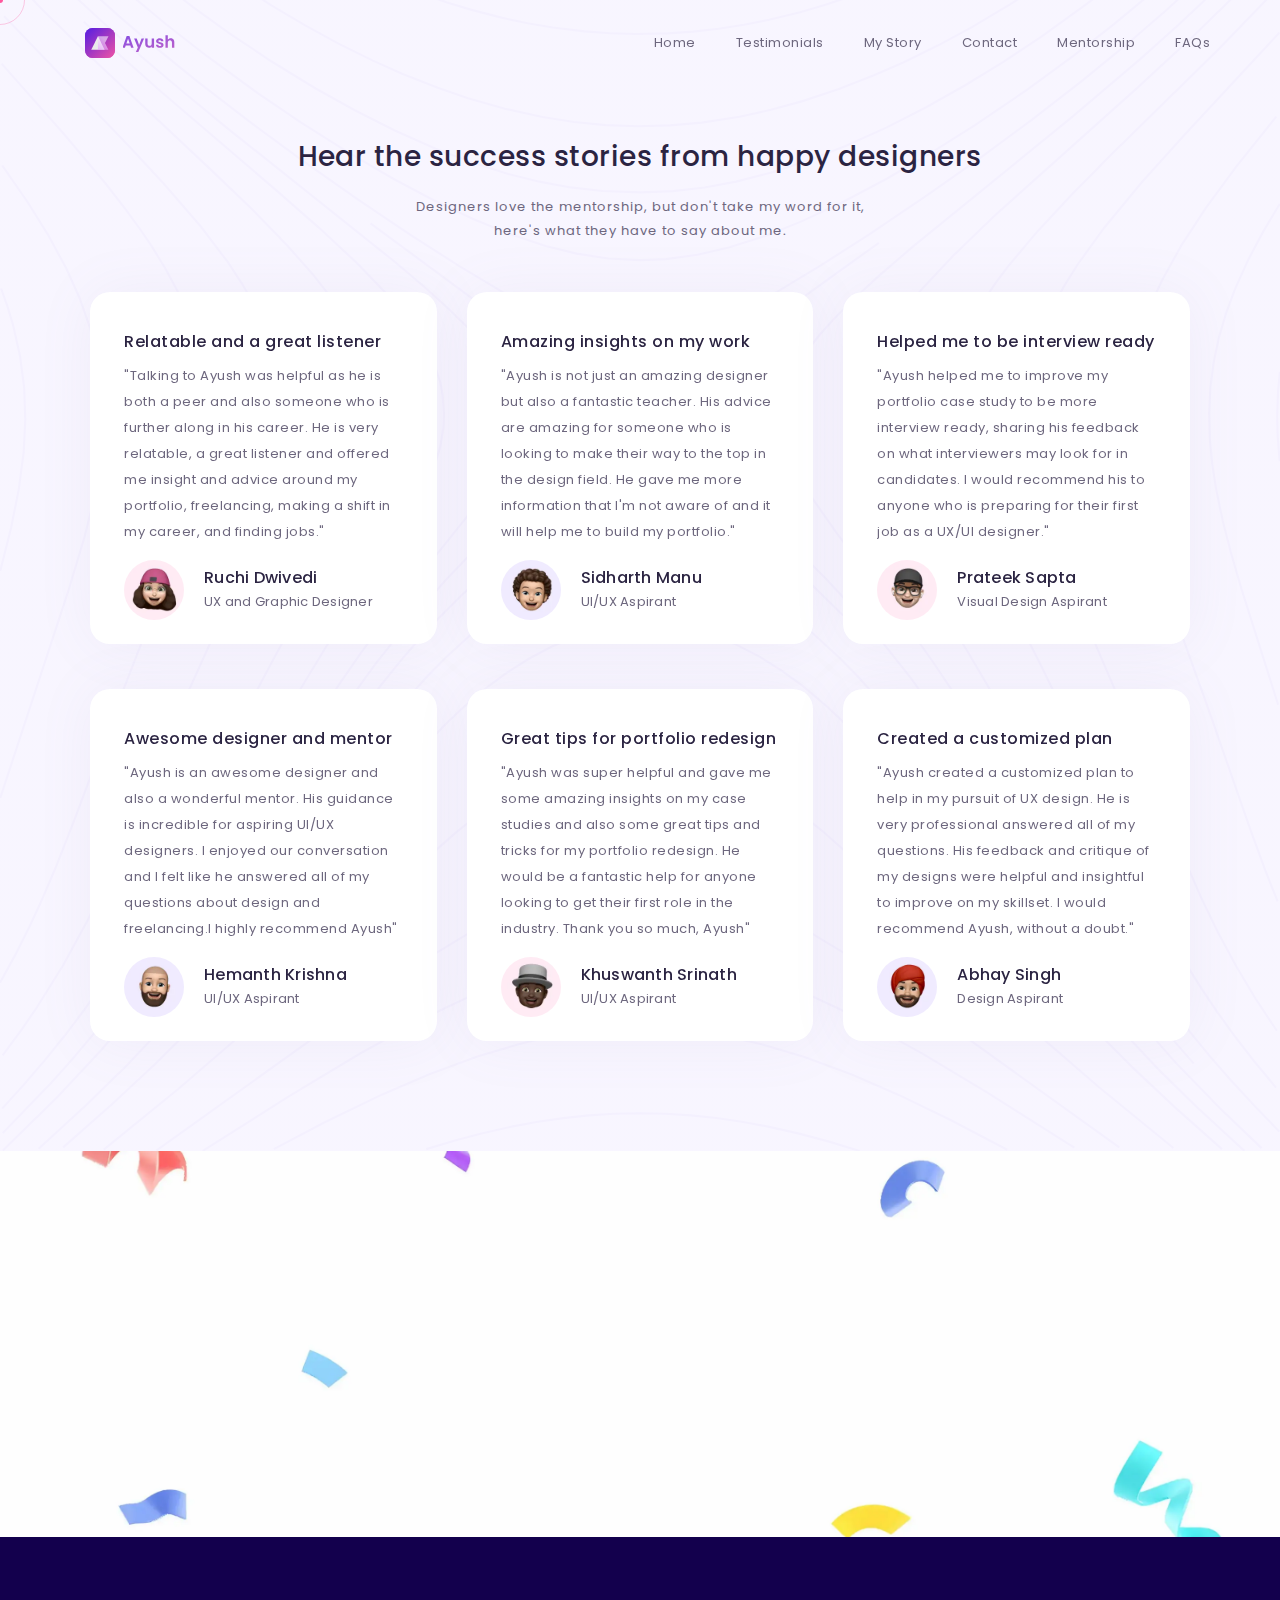
<file: reviews.html>
<!DOCTYPE html>
<html lang="en">
  <head>
    <!-- Hotjar Tracking Code for http://designedbyayush.com/ -->
    <title>Mentorship Reviews</title>
    <!-- SEO Tags -->
    <meta charset="utf-8" />
    <meta
      name="keywords"
      content="ui ux design mentorship testimonials, ayush kumar ui ux designer, ayush kumar portfolio"
    />
    <meta
      name="description"
      content="Hi, I'm Ayush, a UI/UX Designer. I craft experiences people love to use."
    />
    <meta name="copyright" content="Ayush Kumar" />
    <meta name="author" content="Ayush Kumar, hi@designedbyayush.com" />
    <meta name="designer" content="Ayush Kumar" />
    <meta name="owner" content="Ayush Kumar" />
    <meta name="url" content="http://www.designedbyayush.com" />
    <meta name="category" content="portfolio" />
    <meta name="coverage" content="Worldwide" />
    <meta name="distribution" content="Global" />
    <meta name="reply-to" content="hi@designedbyayush.com" />
    <meta
      name="viewport"
      content="width=device-width, initial-scale=1, shrink-to-fit=no"
    />
    <meta name="theme-color" content="#8261ee" />

    <!-- Image Preview Links -->

    <meta property="og:title" content="Mentorship Testimonials" />
    <meta
      property="og:description"
      content="Hi, I'm Ayush, a UI/UX Designer. I craft experiences people love to use."
    />
    <meta
      property="og:image"
      content="https://designedbyayush.com/assets/images/opengraph/og-image.png"
    />
    <meta property="og:url" content="https://designedbyayush.com/" />
    <meta property="og:type" content="website" />
    <meta property="og:site_name" content="Ayush Kumar" />
    <meta
      property="og:image:alt"
      name="Ayush's Design Portfolio"
      content="logo"
    />

    <!-- Poppins CDN Google Fonts -->

    <link
      rel="preload"
      href="https://fonts.googleapis.com/css?family=Poppins:300,400,500,600&display=swap"
      as="style"
    />
    <link rel="preconnect" href="https://fonts.gstatic.com" />
    <link
      href="https://fonts.googleapis.com/css?family=Poppins:300,400,500,600&display=swap"
      rel="stylesheet"
    />

    <!-- Preconnect Typeform -->

    <link
      rel="preconnect"
      href="https://embed.typeform.com"
      media="screen and (min-width: 720px)"
    />

    <!-- Preload Fontawesome -->

    <link
      rel="preload"
      href="assets/webfonts/fa-brands-400.woff2"
      as="font"
      type="font/woff2"
      crossorigin
    />
    <link
      rel="preload"
      href="assets/webfonts/fa-solid-900.woff2"
      as="font"
      type="font/woff2"
      crossorigin
    />

    <!-- Additional CSS Files -->

    <!-- Bootstrap -->
    <link rel="preload" href="assets/css/bootstrap.min.css" as="style" />
    <link
      rel="stylesheet"
      type="text/css"
      href="assets/css/bootstrap.min.css"
    />

    <!-- Fontawesome -->
    <link rel="preload" href="assets/css/all.min.css" as="style" />
    <link rel="stylesheet" type="text/css" href="assets/css/all.min.css" />

    <!-- Portfolio CSS-->
    <link rel="preload" href="assets/css/portfolio.css" as="style" />
    <link rel="stylesheet" href="assets/css/portfolio.css" />

    <!-- Kursor CSS-->
    <link
      rel="preload"
      href="assets/css/kursor.min.css"
      as="style"
      media="screen and (min-width: 720px)"
    />
    <link
      rel="stylesheet"
      href="assets/css/kursor.min.css"
      media="screen and (min-width: 720px)"
    />

    <!-- Apple Touch Icon -->
    <link
      rel="apple-touch-icon"
      sizes="180x180"
      href="assets/images/logo/logo.png"
    />

    <!-- Favicon -->
    <link
      rel="shortcut icon"
      href="assets/images/logo/logo.png"
      type="image/x-icon"
    />
    <link
      rel="icon"
      type="image/png"
      sizes="32x32"
      href="assets/images/logo/logo.png"
    />
    <link
      rel="icon"
      type="image/png"
      sizes="16x16"
      href="assets/images/logo/logo.png"
    />
  </head>

  <body>
    <!-- ***** Preloader Start ***** -->
    <div id="preloader">
      <div class="jumper">
        <div></div>
        <div></div>
        <div></div>
      </div>
    </div>

    <!-- ***** Header Area Start ***** -->
    <header class="header-area header-sticky">
      <div class="container" id="navbars">
        <div class="row">
          <div class="col-12">
            <nav class="main-nav">
              <!-- ***** Logo Start ***** -->
              <a href="./" class="logo">
                <img
                  id="services2"
                  src="assets/images/logo/logo-icon.svg"
                  width="40"
                  height="40"
                  alt="Ayush Kumar Logo"
                  tabindex="-1"
                />
                <img
                  id="services"
                  src="assets/images/logo/logo.svg"
                  width="160"
                  height="30"
                  alt="Ayush Kumar Logo"
                  tabindex="-1"
                />
              </a>

              <!-- ***** Menu Start ***** -->
              <ul class="nav">
                <li><a href="./">Home</a></li>
                <li><a href="testimonials">Testimonials</a></li>
                <li><a href="about">My Story</a></li>
                <li><a href="#contact-us">Contact</a></li>
                <li><a href="mentorship">Mentorship</a></li>
                <li class="inactive"><a href="solutions">Solutions</a></li>
                <li class="inactive"><a href="work">Work</a></li>
                <li><a href="faqs">FAQs</a></li>
                <li class="inactive">
                  <a href="reviews">Mentorship Reviews</a>
                </li>
              </ul>
              <a class="menu-trigger">
                <span>Menu</span>
              </a>
            </nav>
          </div>
        </div>
      </div>
    </header>

    <!-- ***** Testimonials ***** -->
    <section class="section colored-pattern" id="testimonials">
      <div class="container">
        <!-- ***** Section Title Start ***** -->
        <div class="space"></div>
        <div class="row">
          <div class="col-lg-12">
            <div class="center-heading">
              <h2 class="section-title">
                Hear the success stories from happy designers
              </h2>
            </div>
          </div>
          <div class="offset-lg-3 col-lg-6">
            <div class="center-text">
              <p class="desktop-only">
                Designers love the mentorship, but don't take my word for it,
                <br />here's what they have to say about me.
              </p>
              <p class="mobile-only">
                Designers love the mentorship, here's what they have to say
                about me.
              </p>
            </div>
          </div>
        </div>

        <!-- First Row of testimonials -->
        <div class="row">
          <!-- ***** Testimonials Item Start ***** -->
          <div
            class="col-lg-4 col-md-6 col-sm-12"
            data-scroll-reveal="enter bottom move 50px over 0.6s after 0.2s"
          >
            <div class="team-item mar-30">
              <div class="team-content">
                <p class="testi-heading">Relatable and a great listener</p>
                <p>
                  "Talking to Ayush was helpful as he is both a peer and also
                  someone who is further along in his career. He is very
                  relatable, a great listener and offered me insight and advice
                  around my portfolio, freelancing, making a shift in my career,
                  and finding jobs."
                </p>
                <div class="user-image">
                  <img
                    src="assets/images/reviews/ruchi-dwivedi.webp"
                    loading="lazy"
                    width="60"
                    height="60"
                    alt="ruchi-dwivedi"
                  />
                </div>
                <div class="team-info mar-30">
                  <h3 class="user-name">Ruchi Dwivedi</h3>
                  <span>UX and Graphic Designer</span>
                </div>
              </div>
            </div>
          </div>

          <!-- ***** Testimonials Item Start ***** -->
          <div
            class="col-lg-4 col-md-6 col-sm-12"
            data-scroll-reveal="enter bottom move 50px over 0.6s after 0.4s"
          >
            <div class="team-item" id="pink">
              <div class="team-content">
                <p class="testi-heading">Amazing insights on my work</p>
                <p>
                  "Ayush is not just an amazing designer but also a fantastic
                  teacher. His advice are amazing for someone who is looking to
                  make their way to the top in the design field. He gave me more
                  information that I'm not aware of and it will help me to build
                  my portfolio."
                </p>
                <div class="user-image">
                  <img
                    src="assets/images/reviews/sidharth-manu.webp"
                    loading="lazy"
                    alt="sidharth-manu"
                    width="60"
                    height="60"
                  />
                </div>
                <div class="team-info mar-30">
                  <h3 class="user-name">Sidharth Manu</h3>
                  <span>UI/UX Aspirant</span>
                </div>
              </div>
            </div>
          </div>

          <!-- ***** Testimonials Item Start ***** -->
          <div
            class="col-lg-4 col-md-6 col-sm-12"
            data-scroll-reveal="enter bottom move 50px over 0.6s after 0.6s"
          >
            <div class="team-item">
              <div class="team-content">
                <p class="testi-heading">Helped me to be interview ready</p>
                <p>
                  "Ayush helped me to improve my portfolio case study to be more
                  interview ready, sharing his feedback on what interviewers may
                  look for in candidates. I would recommend his to anyone who is
                  preparing for their first job as a UX/UI designer."
                </p>
                <div class="user-image">
                  <img
                    src="assets/images/reviews/prateek-sapta.webp"
                    loading="lazy"
                    alt="prateek-sapta"
                    width="60"
                    height="60"
                  />
                </div>
                <div class="team-info mar-30">
                  <h3 class="user-name">Prateek Sapta</h3>
                  <span>Visual Design Aspirant</span>
                </div>
              </div>
            </div>
          </div>
        </div>
        <!-- Second Row of Testimonials-->
        <div class="row" style="margin-top: 15px">
          <!-- ***** Testimonials Item Start ***** -->
          <div
            class="col-lg-4 col-md-6 col-sm-12"
            data-scroll-reveal="enter bottom move 50px over 0.6s after 0.2s"
          >
            <div class="team-item">
              <div class="team-content">
                <p class="testi-heading">Awesome designer and mentor</p>
                <p>
                  "Ayush is an awesome designer and also a wonderful mentor. His
                  guidance is incredible for aspiring UI/UX designers. I enjoyed
                  our conversation and I felt like he answered all of my
                  questions about design and freelancing.I highly recommend
                  Ayush"
                </p>
                <div class="user-image">
                  <img
                    src="assets/images/reviews/hemanth-krishna.webp"
                    loading="lazy"
                    width="60"
                    height="60"
                    alt="hemanth-krishna"
                  />
                </div>
                <div class="team-info mar-30">
                  <h3 class="user-name">Hemanth Krishna</h3>
                  <span>UI/UX Aspirant</span>
                </div>
              </div>
            </div>
          </div>

          <!-- ***** Testimonials Item Start ***** -->
          <div
            class="col-lg-4 col-md-6 col-sm-12"
            data-scroll-reveal="enter bottom move 50px over 0.6s after 0.4s"
          >
            <div class="team-item" id="pink">
              <div class="team-content">
                <p class="testi-heading">Great tips for portfolio redesign</p>
                <p>
                  "Ayush was super helpful and gave me some amazing insights on
                  my case studies and also some great tips and tricks for my
                  portfolio redesign. He would be a fantastic help for anyone
                  looking to get their first role in the industry. Thank you so
                  much, Ayush"
                </p>
                <div class="user-image">
                  <img
                    src="assets/images/reviews/khuswanth-srinath.webp"
                    loading="lazy"
                    alt="khuswanth-srinath"
                    width="60"
                    height="60"
                  />
                </div>
                <div class="team-info mar-30">
                  <h3 class="user-name">Khuswanth Srinath</h3>
                  <span>UI/UX Aspirant</span>
                </div>
              </div>
            </div>
          </div>

          <!-- ***** Testimonials Item Start ***** -->
          <div
            class="col-lg-4 col-md-6 col-sm-12"
            data-scroll-reveal="enter bottom move 50px over 0.6s after 0.6s"
          >
            <div class="team-item">
              <div class="team-content">
                <p class="testi-heading">Created a customized plan</p>
                <p>
                  "Ayush created a customized plan to help in my pursuit of UX
                  design. He is very professional answered all of my questions.
                  His feedback and critique of my designs were helpful and
                  insightful to improve on my skillset. I would recommend Ayush,
                  without a doubt."
                </p>
                <div class="user-image">
                  <img
                    src="assets/images/reviews/abhay-singh.webp"
                    loading="lazy"
                    alt="abhay-singh"
                    width="60"
                    height="60"
                  />
                </div>
                <div class="team-info mar-30">
                  <h3 class="user-name">Abhay Singh</h3>
                  <span>Design Aspirant</span>
                </div>
              </div>
            </div>
          </div>
        </div>
      </div>
    </section>

    <section
      class="section colored pad-5rem colored-pattern"
      id="money-back-guarantee"
    >
      <div class="container">
        <!-- ***** Section Title Start ***** -->
        <div class="row extra-pad">
          <div class="col-lg-12">
            <div
              class="center-heading"
              data-scroll-reveal="enter bottom move 50px over 0.6s after 0.2s"
            >
              <h2 class="section-title">100% Money Back Guarantee</h2>
              <p class="desktop-only" style="line-height: 200%">
                If you are not happy with the mentorship then you can request
                for a <br />full refund by sending a mail at
                <a href="mailto:hi@designedbyayush.com"
                  >hi@designedbyayush.com.</a
                >
              </p>
              <p class="mobile-only" style="line-height: 200%">
                If you are not happy with the mentorship then you can request a
                full refund by sending a mail at
                <a href="mailto:hi@designedbyayush.com"
                  >hi@designedbyayush.com.</a
                >
              </p>
              <br />
              <br />
              <a
                href="https://calendly.com/ui-ux/mentorship"
                aria-label=""
                class="main-button-slider"
                title="Book Mentorship with Ayush"
                aria-label="Book Mentorship with Ayush"
                >Book your session</a
              >
            </div>
          </div>
        </div>
      </div>
    </section>
    <!-- ***** Footer ***** -->
    <footer>
      <div
        class="container"
        data-scroll-reveal="enter top move 15px over 0.4s after 0.2s"
      >
        <div class="row">
          <div class="col-lg-12 col-md-12 col-sm-12">
            <p class="footer-para">Let's stay in touch</p>
            <br />
            <ul class="social">
              <li>
                <a
                  href="mailto:hi@designedbyayush.com"
                  target="_blank"
                  rel="noopener"
                  title="Email"
                  aria-label="Email"
                  ><i class="fas fa-envelope"></i
                ></a>
              </li>
              <li>
                <a
                  href="https://dribbble.com/designedbyayush"
                  target="_blank"
                  title="Dribble"
                  aria-label="Dribble"
                  rel="noopener"
                  ><i class="fab fa-dribbble"></i
                ></a>
              </li>
              <li>
                <a
                  href="https://www.linkedin.com/in/designedbyayush/"
                  title="LinkedIn"
                  target="_blank"
                  aria-label="LinkedIn"
                  rel="noopener"
                  ><i class="fab fa-linkedin-in"></i
                ></a>
              </li>
              <li>
                <a
                  href="https://www.instagram.com/designedbyayush/"
                  target="_blank"
                  rel="noopener"
                  aria-label="Instagram"
                  title="Instagram"
                  ><i class="fab fa-instagram"></i
                ></a>
              </li>
              <li>
                <a
                  href="https://wa.link/9zahlz"
                  target="_blank"
                  title="Whatsapp"
                  aria-label="Whatsapp"
                  rel="noopener"
                >
                  <i class="fab fa-whatsapp"></i
                ></a>
              </li>
            </ul>
          </div>
        </div>
        <div class="row">
          <div class="col-lg-12">
            <p class="copyright">
              <i class="fas fa-code" title="Coded"></i> with
              <i class="fas fa-heart" title="Love"></i> just for you!
              <br />
              <br />Copyright &copy; 2021-23 Ayush Kumar
            </p>
          </div>
        </div>
      </div>
    </footer>

    <!-- jQuery -->
    <script src="assets/js/jquery-2.1.0.min.js"></script>

    <!-- Bootstrap -->
    <script defer src="assets/js/popper.js"></script>
    <script defer src="assets/js/bootstrap.min.js"></script>

    <!-- Plugins -->
    <script defer src="assets/js/scrollreveal.min.js"></script>
    <script defer src="assets/js/waypoints.min.js"></script>
    <script defer src="assets/js/jquery.counterup.min.js"></script>
    <script defer src="assets/js/imgfix.min.js"></script>

    <!-- Global Custom JS -->
    <script defer src="assets/js/custom.js"></script>

    <script src="assets/js/kursor.min.js"></script>

    <!-- Custom Script -->
    <script type="text/javascript" defer>
      $(function () {
        // Smooth Scrolling
        $("a[href*=#]").on("click", function (e) {
          e.preventDefault();
          $("html, body").animate(
            {
              scrollTop: $($(this).attr("href")).offset().top,
            },
            500,
            "linear"
          );
        });

        // Round Custom Cursor
        new kursor({
          color: "#ff589e",
          type: 4,
        });

        // Typeform button
        (function () {
          var qs,
            js,
            q,
            s,
            d = document,
            gi = d.getElementById,
            ce = d.createElement,
            gt = d.getElementsByTagName,
            id = "typef_orm_share",
            b = "https://embed.typeform.com/";
          if (!gi.call(d, id)) {
            js = ce.call(d, "script");
            js.id = id;
            js.src = b + "embed.js";
            q = gt.call(d, "script")[0];
            q.parentNode.insertBefore(js, q);
          }
        })();
      });
    </script>
  </body>
</html>
</file>
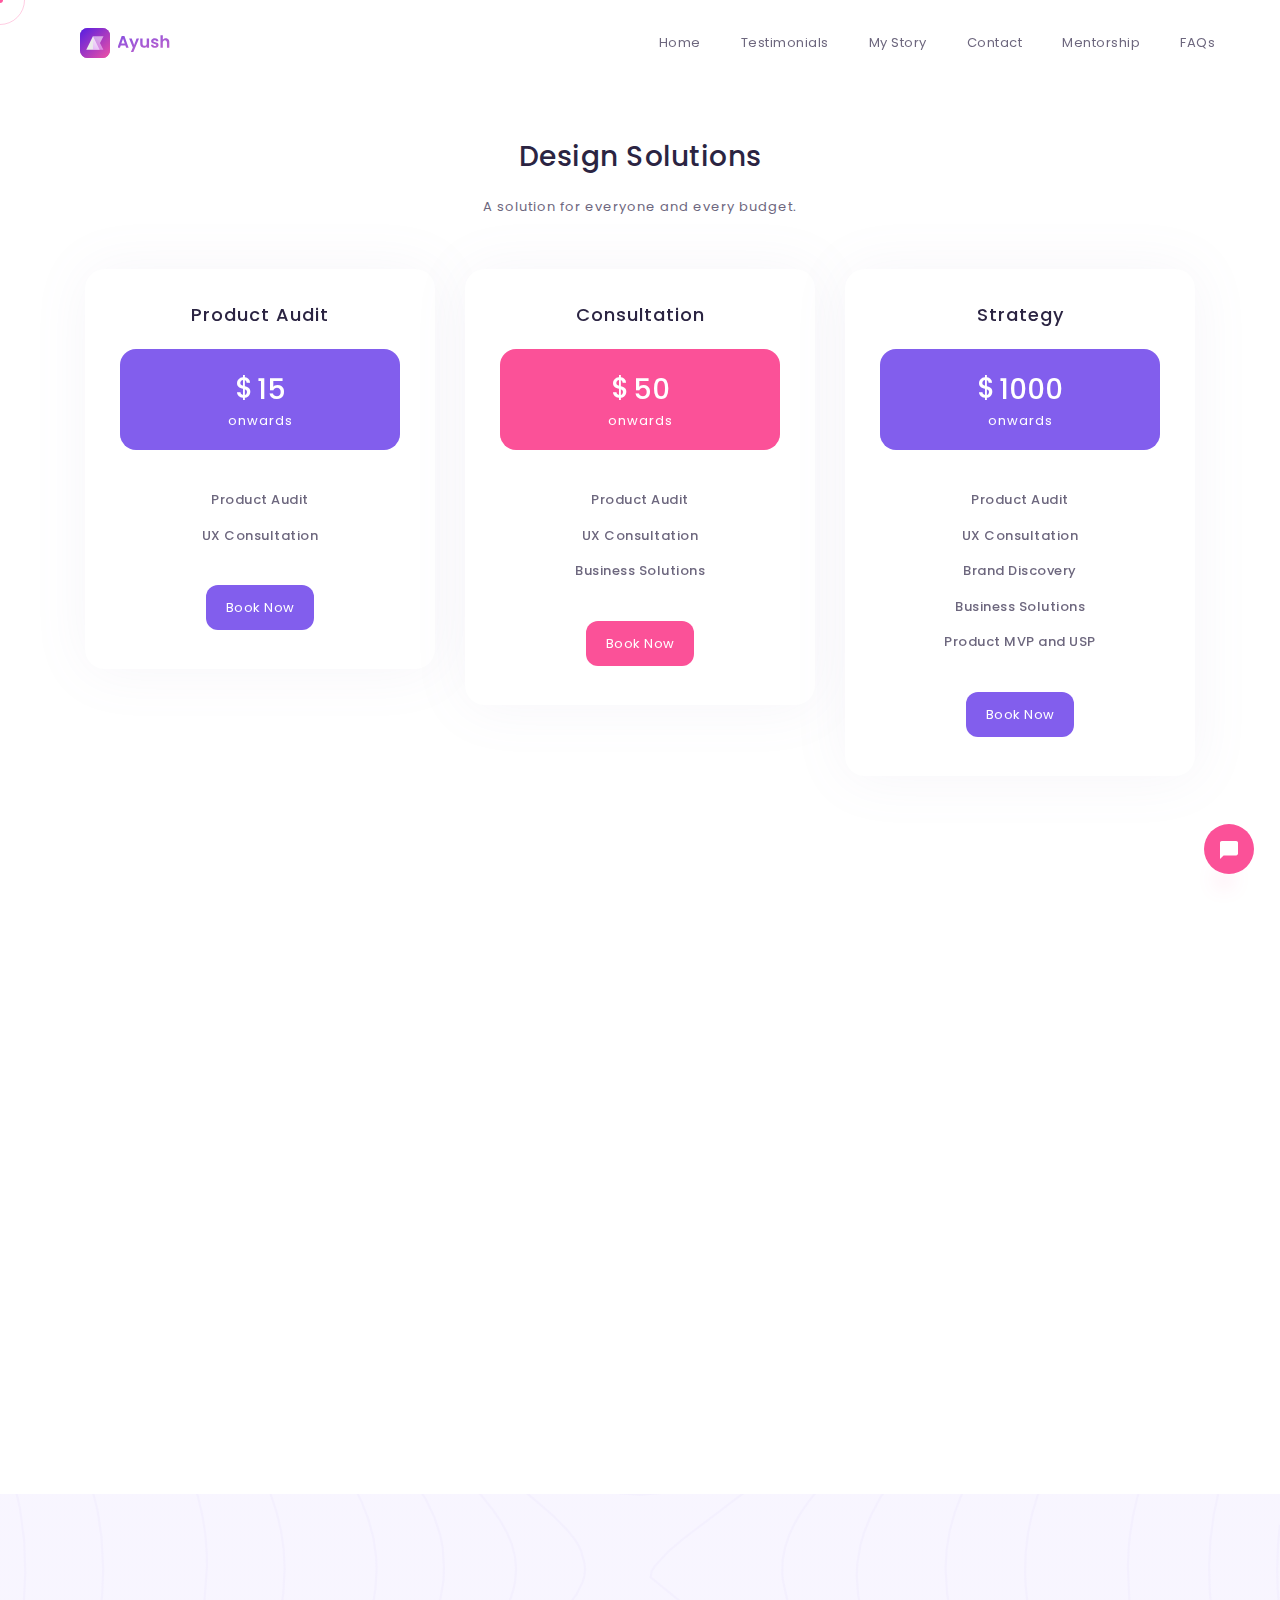
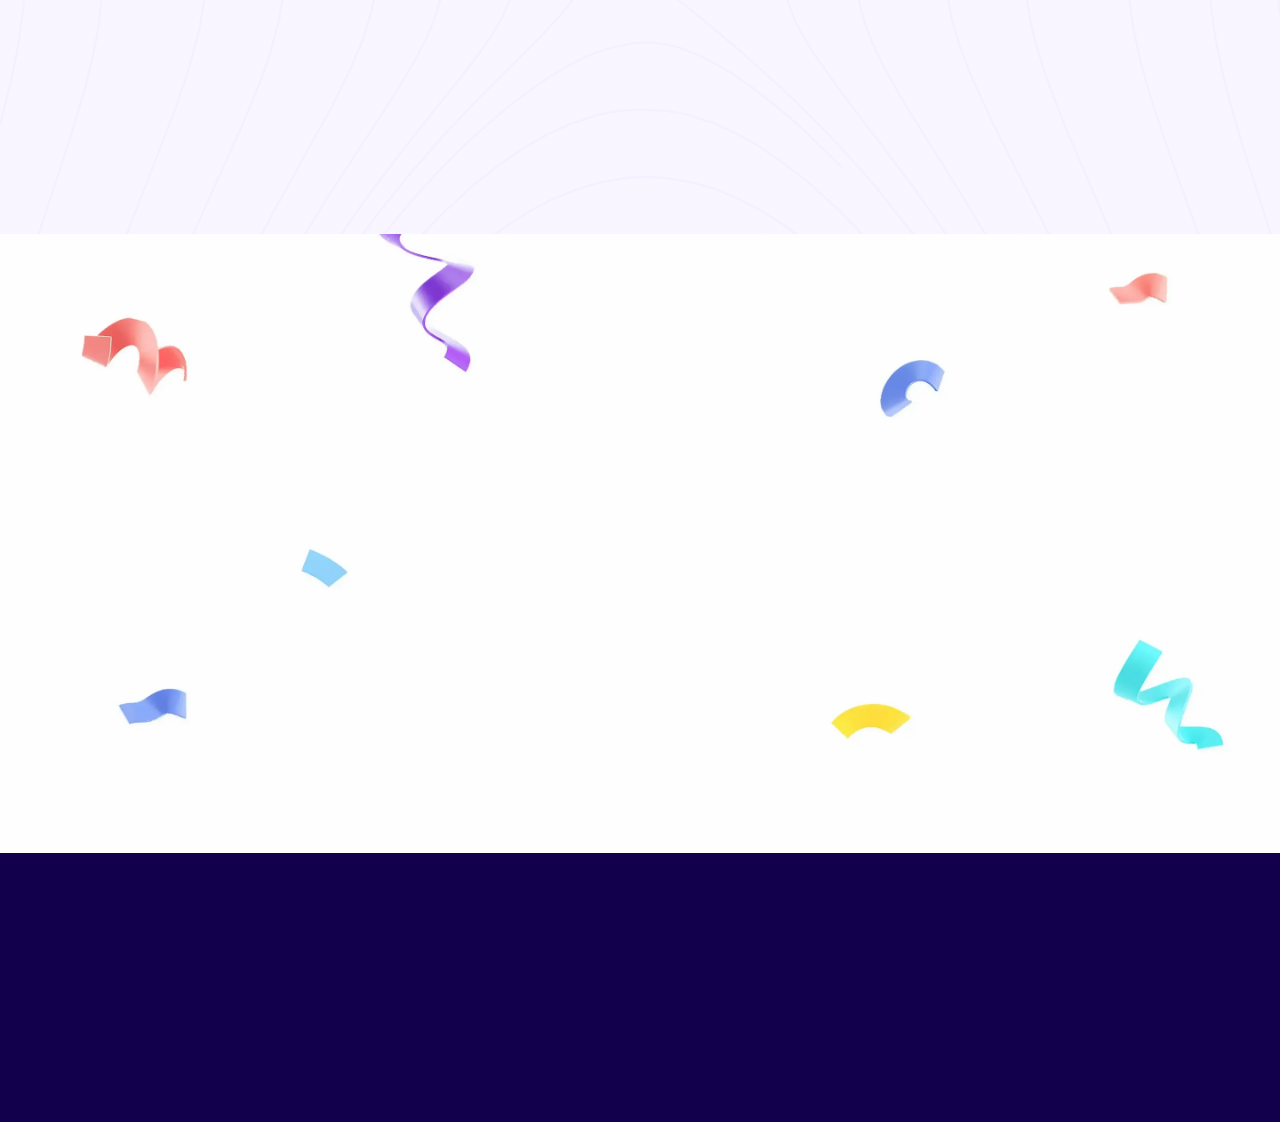
<file: solutions.html>
<!DOCTYPE html>
<html lang="en">
  <head>
    <!-- Hotjar Tracking Code for http://designedbyayush.com/ -->
    <title>Solutions</title>
    <!-- SEO Tags -->
    <meta charset="utf-8" />
    <meta name="keywords" content="ayush kumar design solutions services" />
    <meta name="description" content="Design Solutions" />
    <meta name="copyright" content="Ayush Kumar" />
    <meta name="author" content="Ayush Kumar, hi@designedbyayush.com" />
    <meta name="designer" content="Ayush Kumar" />
    <meta name="owner" content="Ayush Kumar" />
    <meta name="url" content="http://www.designedbyayush.com" />
    <meta name="category" content="portfolio" />
    <meta name="coverage" content="Worldwide" />
    <meta name="distribution" content="Global" />
    <meta name="reply-to" content="hi@designedbyayush.com" />
    <meta
      name="viewport"
      content="width=device-width, initial-scale=1, shrink-to-fit=no"
    />
    <meta name="theme-color" content="#8261ee" />

    <!-- Image Preview Links -->

    <meta property="og:title" content="Design Solutions" />
    <meta
      property="og:description"
      content="Hi, I'm Ayush, a UI/UX Designer. I craft experiences people love to use."
    />
    <meta
      property="og:image"
      content="https://designedbyayush.com/assets/images/opengraph/og-image.png"
    />
    <meta property="og:url" content="https://designedbyayush.com/" />
    <meta property="og:type" content="website" />
    <meta property="og:site_name" content="Ayush Kumar" />
    <meta
      property="og:image:alt"
      name="Ayush's Portfolio Logo"
      content="logo"
    />

    <!-- Poppins CDN Google Fonts -->

    <link
      rel="preload"
      href="https://fonts.googleapis.com/css?family=Poppins:300,400,500,600&display=swap"
      as="style"
    />
    <link rel="preconnect" href="https://fonts.gstatic.com" />
    <link
      href="https://fonts.googleapis.com/css?family=Poppins:300,400,500,600&display=swap"
      rel="stylesheet"
    />

    <!-- Preconnect Typeform -->

    <link
      rel="preconnect"
      href="https://embed.typeform.com"
      media="screen and (min-width: 720px)"
    />

    <!-- Preload Fontawesome -->

    <link
      rel="preload"
      href="assets/webfonts/fa-brands-400.woff2"
      as="font"
      type="font/woff2"
      crossorigin
    />
    <link
      rel="preload"
      href="assets/webfonts/fa-solid-900.woff2"
      as="font"
      type="font/woff2"
      crossorigin
    />

    <!-- Additional CSS Files -->

    <!-- Bootstrap -->
    <link rel="preload" href="assets/css/bootstrap-untouched.css" as="style" />
    <link
      rel="stylesheet"
      type="text/css"
      href="assets/css/bootstrap-untouched.css"
    />

    <!-- Fontawesome -->
    <link rel="preload" href="assets/css/all.min.css" as="style" />
    <link rel="stylesheet" type="text/css" href="assets/css/all.min.css" />

    <!-- Portfolio CSS-->
    <link rel="preload" href="assets/css/portfolio.css" as="style" />
    <link rel="stylesheet" href="assets/css/portfolio.css" />

    <!-- Kursor CSS-->
    <link
      rel="preload"
      href="assets/css/kursor.min.css"
      as="style"
      media="screen and (min-width: 720px)"
    />
    <link
      rel="stylesheet"
      href="assets/css/kursor.min.css"
      media="screen and (min-width: 720px)"
    />

    <!-- Apple Touch Icon -->
    <link
      rel="apple-touch-icon"
      sizes="180x180"
      href="assets/images/logo/logo.png"
    />

    <!-- Favicon -->
    <link
      rel="shortcut icon"
      href="assets/images/logo/logo.png"
      type="image/x-icon"
    />
    <link
      rel="icon"
      type="image/png"
      sizes="32x32"
      href="assets/images/logo/logo.png"
    />
    <link
      rel="icon"
      type="image/png"
      sizes="16x16"
      href="assets/images/logo/logo.png"
    />
  </head>

  <body>
    <!-- ***** Preloader Start ***** -->
    <div id="preloader">
      <div class="jumper">
        <div></div>
        <div></div>
        <div></div>
      </div>
    </div>

    <!-- ***** Header Area Start ***** -->
    <header class="header-area header-sticky">
      <div class="container" id="navbars">
        <div class="row">
          <div class="col-12">
            <nav class="main-nav">
              <!-- ***** Logo Start ***** -->
              <a href="https://designedbyayush.com/" class="logo">
                <img
                  id="services2"
                  src="assets/images/logo/logo-icon.svg"
                  width="40"
                  height="40"
                  alt="Ayush Kumar Logo"
                  tabindex="-1"
                />
                <img
                  id="services"
                  src="assets/images/logo/logo.svg"
                  width="160"
                  height="30"
                  alt="Ayush Kumar Logo"
                  tabindex="-1"
                />
              </a>

              <!-- ***** Menu Start ***** -->
              <ul class="nav">
                <li><a href="./">Home</a></li>
                <li><a href="testimonials">Testimonials</a></li>
                <li><a href="about">My Story</a></li>
                <li><a href="#contact-us">Contact</a></li>
                <li><a href="mentorship">Mentorship</a></li>
                <li class="inactive"><a href="solutions">Solutions</a></li>
                <li class="inactive"><a href="work">Work</a></li>
                <li><a href="faqs">FAQs</a></li>
                <li class="inactive">
                  <a href="reviews">Mentorship Reviews</a>
                </li>
              </ul>
              <a class="menu-trigger">
                <span>Menu</span>
              </a>
            </nav>
          </div>
        </div>
      </div>
    </header>
    <!-- ***** Header Area End ***** -->
    <!-- ***** Pricing Plans Start ***** -->
    <section
      class="section colored"
      id="pricing-plans"
      style="background-color: #fff"
    >
      <div class="container">
        <div class="space"></div>
        <!-- ***** Section Title Start ***** -->
        <div class="row">
          <div class="col-lg-12">
            <div class="center-heading">
              <h2 class="section-title">Design Solutions</h2>
            </div>
          </div>
          <div class="offset-lg-3 col-lg-6">
            <div class="center-text">
              <p class="desktop-only">
                A solution for everyone and every budget.
              </p>
              <p class="mobile-only">
                A solution for everyone <br />
                and every budget.
              </p>
            </div>
          </div>
        </div>

        <div class="row">
          <!-- ***** Pricing Item Start ***** -->
          <div
            class="col-lg-4 col-md-6 col-sm-12"
            data-scroll-reveal="enter bottom move 50px over 0.6s after 0.2s"
          >
            <div class="pricing-item" tabindex="0" id="product-audit">
              <div class="pricing-header">
                <h3 class="pricing-title">Product Audit</h3>
              </div>
              <div class="pricing-body">
                <div class="price-wrapper">
                  <span class="currency">$</span>
                  <span class="price">15</span>
                  <span class="period">onwards</span>
                </div>
                <ul class="list">
                  <li class="active">Product Audit</li>
                  <li class="active">UX Consultation</li>
                </ul>
              </div>
              <div class="pricing-footer">
                <a
                  href="https://form.typeform.com/to/YDb5aG"
                  class="main-button"
                  >Book Now</a
                >
              </div>
            </div>
          </div>
          <!-- ***** Pricing Item End ***** -->

          <!-- ***** Pricing Item Start ***** -->
          <div
            class="col-lg-4 col-md-6 col-sm-12"
            data-scroll-reveal="enter bottom move 50px over 0.6s after 0.4s"
          >
            <div class="pricing-item active" tabindex="0" id="consultation">
              <div class="pricing-header">
                <h3 class="pricing-title">Consultation</h3>
              </div>
              <div class="pricing-body">
                <div class="price-wrapper">
                  <span class="currency">$</span>
                  <span class="price">50</span>
                  <span class="period">onwards</span>
                </div>
                <ul class="list">
                  <li class="active">Product Audit</li>
                  <li class="active">UX Consultation</li>
                  <li class="active">Business Solutions</li>
                </ul>
              </div>
              <div class="pricing-footer">
                <a
                  href="https://form.typeform.com/to/YDb5aG"
                  id="standard"
                  class="main-button"
                  >Book Now</a
                >
              </div>
            </div>
          </div>
          <!-- ***** Pricing Item End ***** -->

          <!-- ***** Pricing Item Start ***** -->
          <div
            class="col-lg-4 col-md-6 col-sm-12"
            data-scroll-reveal="enter bottom move 50px over 0.6s after 0.6s"
          >
            <div class="pricing-item" tabindex="0">
              <div class="pricing-header">
                <h3 class="pricing-title">Strategy</h3>
              </div>
              <div class="pricing-body">
                <div class="price-wrapper">
                  <span class="currency">$</span>
                  <span class="price">1000</span>
                  <span class="period">onwards</span>
                </div>
                <ul class="list">
                  <li class="active">Product Audit</li>
                  <li class="active">UX Consultation</li>
                  <li class="active">Brand Discovery</li>
                  <li class="active">Business Solutions</li>
                  <li class="active">Product MVP and USP</li>
                </ul>
              </div>
              <div class="pricing-footer">
                <a
                  href="https://form.typeform.com/to/YDb5aG"
                  class="main-button"
                  >Book Now</a
                >
              </div>
            </div>
          </div>
          <!-- ***** Pricing Item End ***** -->
        </div>

        <div class="row">
          <!-- ***** Pricing Item Start ***** -->
          <div
            class="col-lg-4 col-md-6 col-sm-12"
            data-scroll-reveal="enter bottom move 50px over 0.6s after 0.2s"
          >
            <div class="pricing-item" tabindex="0">
              <div class="pricing-header">
                <h3 class="pricing-title">Design</h3>
              </div>
              <div class="pricing-body">
                <div class="price-wrapper">
                  <span class="currency">$</span>
                  <span class="price">1500</span>
                  <span class="period">onwards</span>
                </div>
                <ul class="list">
                  <li class="active">Strategy</li>
                  <li class="active">UX Research</li>
                  <li class="active">Visual Design</li>
                </ul>
              </div>
              <div class="pricing-footer">
                <a
                  href="https://form.typeform.com/to/YDb5aG"
                  class="main-button"
                  >Book Now</a
                >
              </div>
            </div>
          </div>

          <div
            class="col-lg-4 col-md-6 col-sm-12"
            data-scroll-reveal="enter bottom move 50px over 0.6s after 0.4s"
          >
            <div class="pricing-item active" tabindex="0">
              <div class="pricing-header">
                <h3 class="pricing-title">UI and UX</h3>
              </div>
              <div class="pricing-body">
                <div class="price-wrapper">
                  <span class="currency">$</span>
                  <span class="price">3000</span>
                  <span class="period">onwards</span>
                </div>
                <ul class="list">
                  <li class="active">Strategy</li>
                  <li class="active">UX Research</li>
                  <li class="active">Visual Design</li>
                  <li class="active">UI Prototyping</li>
                  <li class="active">Brand Copywriting</li>
                  <li class="active">Usability Testing and QA</li>
                </ul>
              </div>
              <div class="pricing-footer">
                <a
                  href="https://form.typeform.com/to/YDb5aG"
                  id="standard"
                  class="main-button"
                  >Book Now</a
                >
              </div>
            </div>
          </div>

          <div
            class="col-lg-4 col-md-6 col-sm-12"
            data-scroll-reveal="enter bottom move 50px over 0.6s after 0.6s"
          >
            <div class="pricing-item" tabindex="0">
              <div class="pricing-header">
                <h3 class="pricing-title">Art Direction</h3>
              </div>
              <div class="pricing-body">
                <div class="price-wrapper">
                  <span class="currency">$</span>
                  <span class="price">Custom</span>
                  <span class="period">per project</span>
                </div>
                <ul class="list">
                  <li class="active">Strategy</li>
                  <li class="active">UX Research</li>
                  <li class="active">Visual Design</li>
                  <li class="active">UI Prototyping</li>
                  <li class="active">Brand Copywriting</li>
                  <li class="active">Product Development</li>
                  <li class="active">Usability Testing and QA</li>
                </ul>
              </div>
              <div class="pricing-footer">
                <a
                  href="https://form.typeform.com/to/YDb5aG"
                  class="main-button"
                  >Book Now</a
                >
              </div>
            </div>
          </div>
        </div>
      </div>
    </section>

    <section class="section colored" id="free-consultation">
      <div class="container">
        <!-- ***** Section Title Start ***** -->
        <div class="row">
          <div class="col-lg-12">
            <div
              class="center-heading"
              data-scroll-reveal="enter bottom move 50px over 0.6s after 0.2s"
            >
              <h2 class="section-title">
                Not sure if I'm the right fit for you?
              </h2>
              <p
                class="desktop-only"
                style="line-height: 200%; font-weight: 400"
              >
                Learn how I can help you in a 30min free consultation call!
              </p>
              <p
                class="mobile-only"
                style="line-height: 200%; font-weight: 400"
              >
                Learn how I can help you in a <br />30min free consultation
                call!
              </p>
              <br />
              <a
                href="https://calendly.com/designedbyayush/call"
                aria-label=""
                class="main-button-slider"
                title="Book Free 30min Consultation on Calendly"
                aria-label="Book Free 30min Consultation on Calendly"
                >Book Free Consultation</a
              >
            </div>
          </div>
        </div>
      </div>
    </section>

    <!-- ***** Contact ***** -->
    <section class="section colored" id="contact-us">
      <div class="container">
        <div class="row">
          <div class="col-lg-12">
            <div
              class="center-heading"
              data-scroll-reveal="enter bottom move 50px over 0.6s after 0.2s"
            >
              <h2 class="section-title">Do you love me yet?</h2>
              <h2 class="section-title desktop-only">
                Let's create something amazing!
              </h2>
              <h2 class="section-title mobile-only">Let's Work Together!</h2>
              <br />
              <br />
              <a
                aria-label="Contact Me"
                data-text="Contact Me"
                rel="noopener"
                class="typeform-share main-button-slider contact-me"
                href="https://form.typeform.com/to/YDb5aG"
                data-mode="popup"
                >Get in touch
              </a>
            </div>
          </div>
          <div
            class="offset-lg-3 col-lg-6"
            data-scroll-reveal="enter bottom move 50px over 0.6s after 0.4s"
          >
            <div class="center-text">
              <br />
              <br />
              <p>
                Curious about my
                <strong
                  ><a
                    href="https://bit.ly/ayushkumar"
                    title="Download Resume"
                    aria-label="Download Resume"
                    target="_blank"
                    >Resume</a
                  ></strong
                >?
              </p>
              <p>
                <a
                  href="mailto:hi@designedbyayush.com"
                  title="Email"
                  aria-label="Email"
                  class="email"
                  >hi@designedbyayush.com <i class="fas fa-arrow-right"></i
                ></a>
              </p>
            </div>
          </div>
        </div>
      </div>
    </section>

    <!-- Sticky Chat Button -->
    <a
      class="typeform-share button chat-blob"
      aria-label="Contact Ayush"
      rel="noopener"
      title="Contact Ayush"
      href="https://form.typeform.com/to/YDb5aG?typeform-medium=embed-snippet"
      data-mode="popover"
      target="_blank"
    >
      <span class="icon chat-circle">
        <img
          alt="contact-me"
          src="assets/images/chat-icon.svg"
          width="18"
          height="18"
        />
      </span>
    </a>

    <!-- ***** Footer ***** -->
    <footer>
      <div
        class="container"
        data-scroll-reveal="enter top move 15px over 0.4s after 0.2s"
      >
        <div class="row">
          <div class="col-lg-12 col-md-12 col-sm-12">
            <p class="footer-para">Let's stay in touch</p>
            <br />
            <ul class="social">
              <li>
                <a
                  href="mailto:hi@designedbyayush.com"
                  target="_blank"
                  rel="noopener"
                  title="Email"
                  aria-label="Email"
                  ><i class="fas fa-envelope"></i
                ></a>
              </li>
              <li>
                <a
                  href="https://dribbble.com/designedbyayush"
                  target="_blank"
                  title="Dribble"
                  aria-label="Dribble"
                  rel="noopener"
                  ><i class="fab fa-dribbble"></i
                ></a>
              </li>
              <li>
                <a
                  href="https://www.linkedin.com/in/designedbyayush/"
                  title="LinkedIn"
                  target="_blank"
                  aria-label="LinkedIn"
                  rel="noopener"
                  ><i class="fab fa-linkedin-in"></i
                ></a>
              </li>
              <li>
                <a
                  href="https://www.instagram.com/designedbyayush/"
                  target="_blank"
                  rel="noopener"
                  aria-label="Instagram"
                  title="Instagram"
                  ><i class="fab fa-instagram"></i
                ></a>
              </li>
              <li>
                <a
                  href="https://wa.link/9zahlz"
                  target="_blank"
                  title="Whatsapp"
                  aria-label="Whatsapp"
                  rel="noopener"
                >
                  <i class="fab fa-whatsapp"></i
                ></a>
              </li>
            </ul>
          </div>
        </div>
        <div class="row">
          <div class="col-lg-12">
            <p class="copyright">
              <i class="fas fa-code" title="Coded"></i> with
              <i class="fas fa-heart" title="Love"></i> just for you!
              <br />
              <br />Copyright &copy; 2021-23 Ayush Kumar
            </p>
          </div>
        </div>
      </div>
    </footer>

    <!-- jQuery -->
    <script src="assets/js/jquery-2.1.0.min.js"></script>

    <!-- Bootstrap -->
    <script defer src="assets/js/popper.js"></script>
    <script defer src="assets/js/bootstrap.min.js"></script>

    <!-- Plugins -->
    <script defer src="assets/js/scrollreveal.min.js"></script>
    <script defer src="assets/js/waypoints.min.js"></script>
    <script defer src="assets/js/jquery.counterup.min.js"></script>
    <script defer src="assets/js/imgfix.min.js"></script>

    <!-- Global Custom JS -->
    <script defer src="assets/js/custom.js"></script>

    <script src="assets/js/kursor.min.js"></script>

    <!-- Custom Script -->
    <script type="text/javascript" defer>
      $(function () {
        // Smooth Scrolling
        $("a[href*=#]").on("click", function (e) {
          e.preventDefault();
          $("html, body").animate(
            {
              scrollTop: $($(this).attr("href")).offset().top,
            },
            500,
            "linear"
          );
        });

        // Round Custom Cursor
        new kursor({
          color: "#ff589e",
          type: 4,
        });

        // Typeform button
        (function () {
          var qs,
            js,
            q,
            s,
            d = document,
            gi = d.getElementById,
            ce = d.createElement,
            gt = d.getElementsByTagName,
            id = "typef_orm_share",
            b = "https://embed.typeform.com/";
          if (!gi.call(d, id)) {
            js = ce.call(d, "script");
            js.id = id;
            js.src = b + "embed.js";
            q = gt.call(d, "script")[0];
            q.parentNode.insertBefore(js, q);
          }
        })();
      });
    </script>
  </body>
</html>
</file>
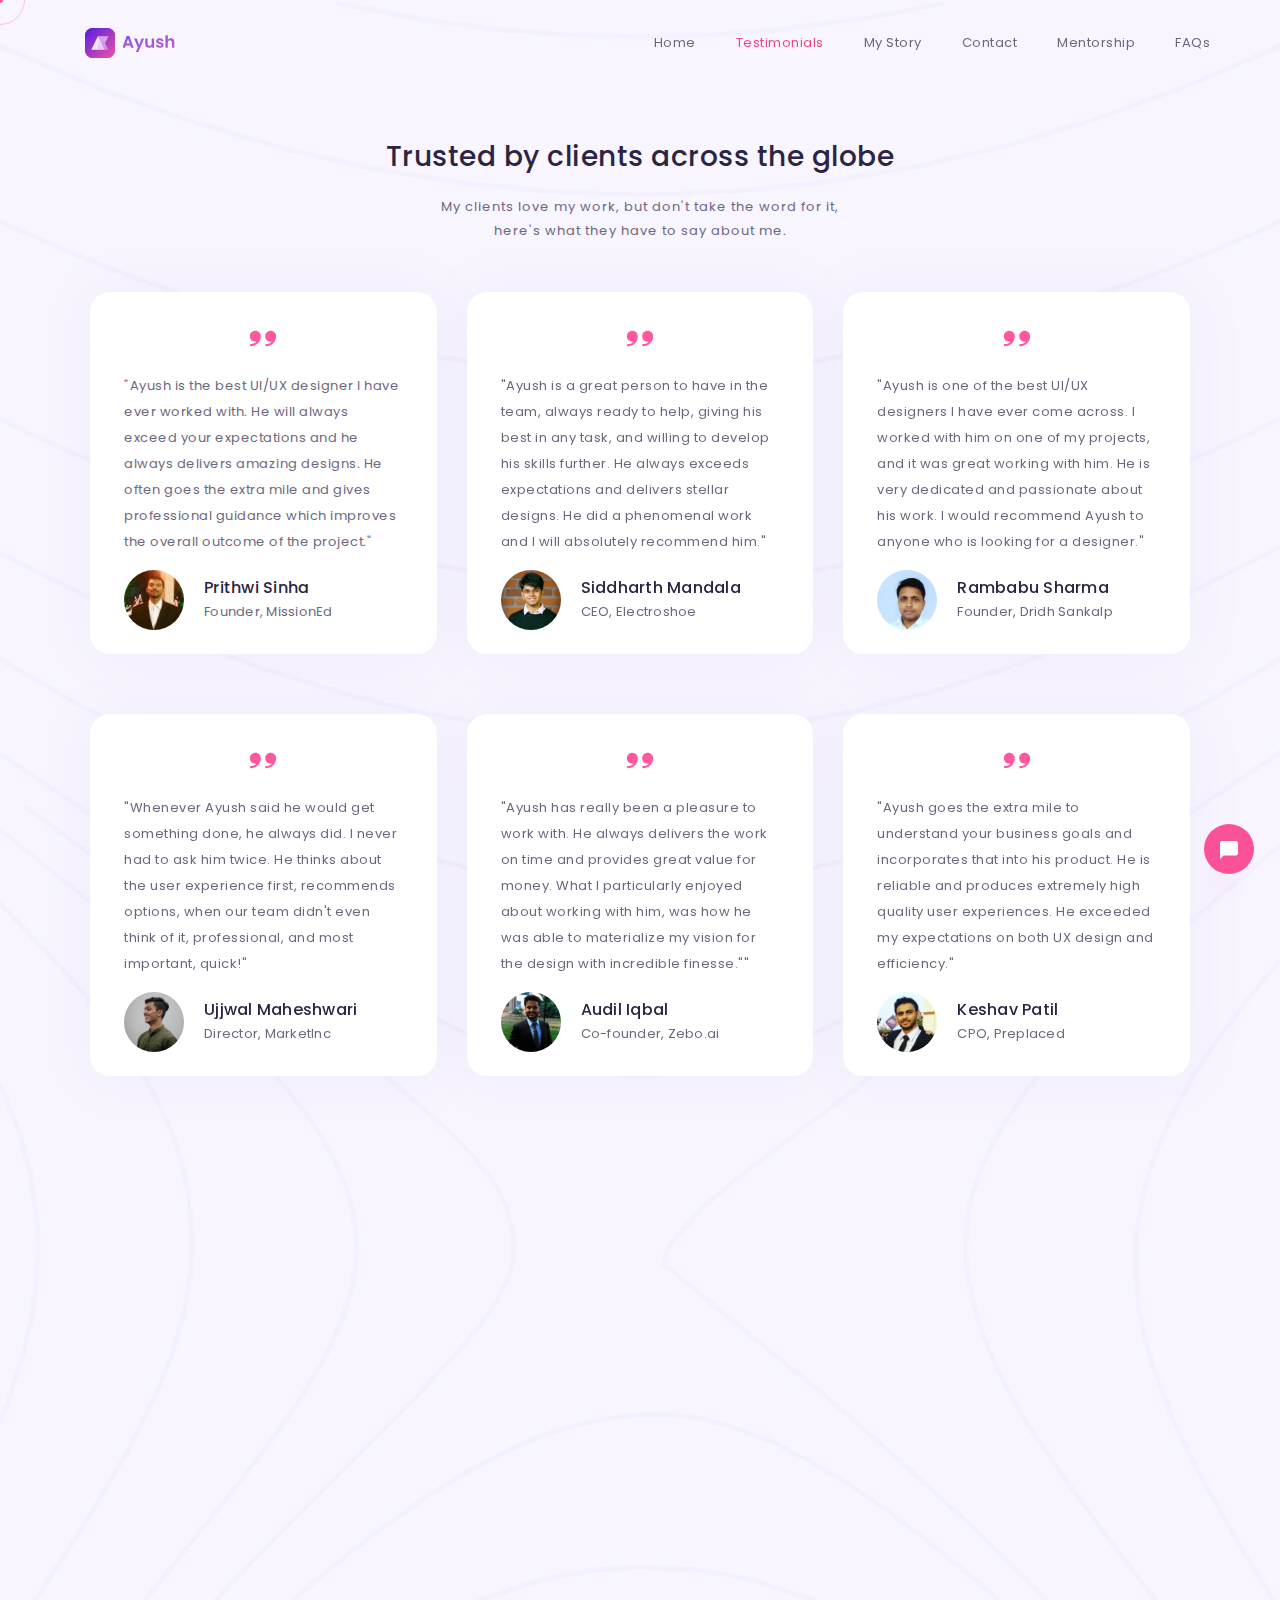
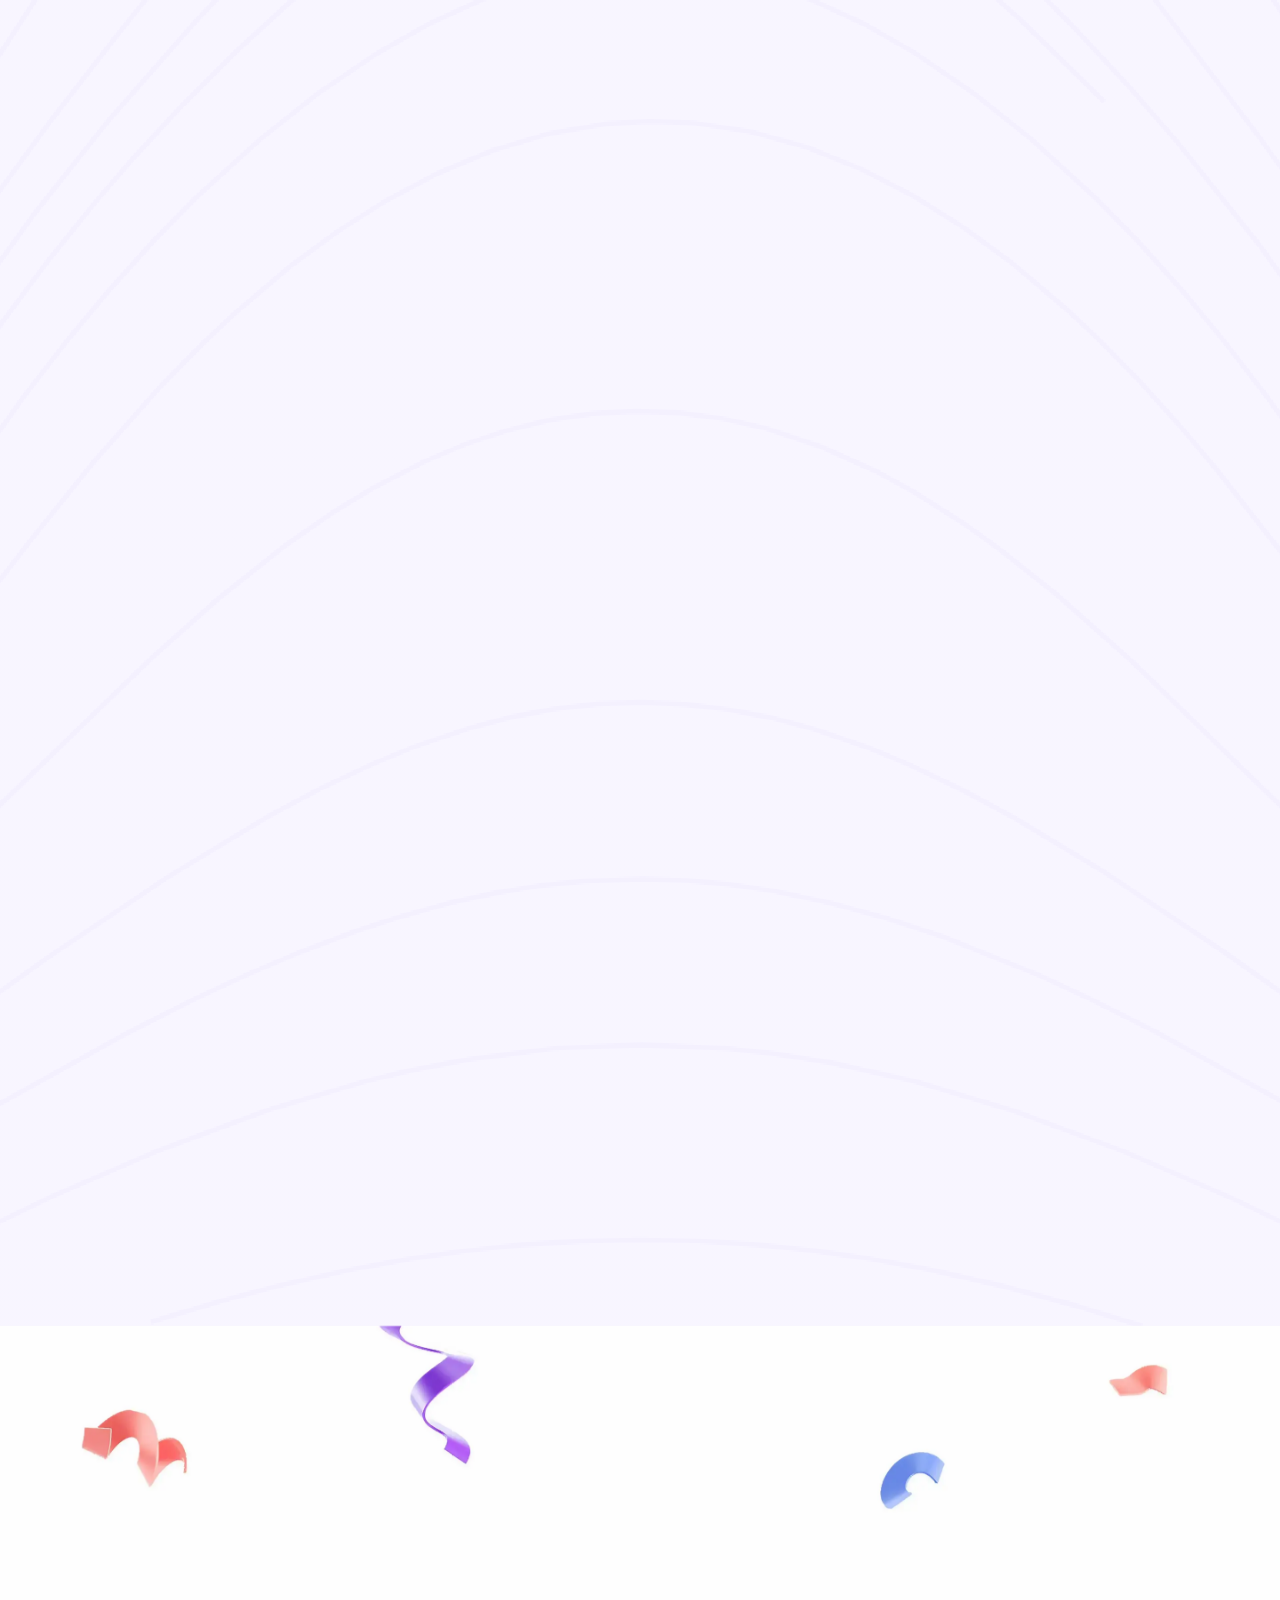
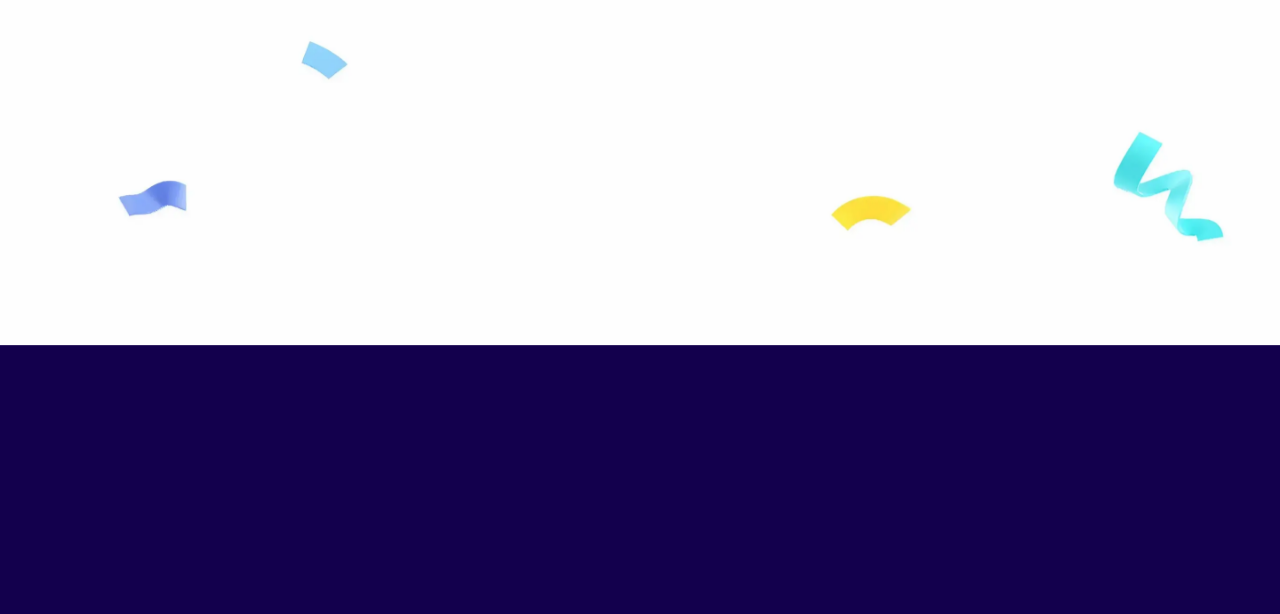
<file: testimonials.html>
<!DOCTYPE html>
<html lang="en">
  <head>
    <!-- Hotjar Tracking Code for http://designedbyayush.com/ -->
    <title>Testimonials</title>
    <!-- SEO Tags -->
    <meta charset="utf-8" />
    <meta
      name="keywords"
      content="ui ux design testimonials, ayush kumar ui ux designer, ayush kumar portfolio"
    />
    <meta
      name="description"
      content="Hi, I'm Ayush, a UI/UX Designer. I craft experiences people love to use."
    />
    <meta name="copyright" content="Ayush Kumar" />
    <meta name="author" content="Ayush Kumar, hi@designedbyayush.com" />
    <meta name="designer" content="Ayush Kumar" />
    <meta name="owner" content="Ayush Kumar" />
    <meta name="url" content="http://www.designedbyayush.com" />
    <meta name="category" content="portfolio" />
    <meta name="coverage" content="Worldwide" />
    <meta name="distribution" content="Global" />
    <meta name="reply-to" content="hi@designedbyayush.com" />
    <meta
      name="viewport"
      content="width=device-width, initial-scale=1, shrink-to-fit=no"
    />
    <meta name="theme-color" content="#8261ee" />

    <!-- Image Preview Links -->

    <meta property="og:title" content="UI UX Design Testimonials" />
    <meta
      property="og:description"
      content="Hi, I'm Ayush, a UI/UX Designer. I craft experiences people love to use."
    />
    <meta
      property="og:image"
      content="https://designedbyayush.com/assets/images/opengraph/og-image.png"
    />
    <meta property="og:url" content="https://designedbyayush.com/" />
    <meta property="og:type" content="website" />
    <meta property="og:site_name" content="Ayush Kumar" />
    <meta
      property="og:image:alt"
      name="Ayush's Design Portfolio"
      content="logo"
    />

    <!-- Poppins CDN Google Fonts -->

    <link
      rel="preload"
      href="https://fonts.googleapis.com/css?family=Poppins:300,400,500,600&display=swap"
      as="style"
    />
    <link rel="preconnect" href="https://fonts.gstatic.com" />
    <link
      href="https://fonts.googleapis.com/css?family=Poppins:300,400,500,600&display=swap"
      rel="stylesheet"
    />

    <!-- Preconnect Typeform -->

    <link
      rel="preconnect"
      href="https://embed.typeform.com"
      media="screen and (min-width: 720px)"
    />

    <!-- Preload Fontawesome -->

    <link
      rel="preload"
      href="assets/webfonts/fa-brands-400.woff2"
      as="font"
      type="font/woff2"
      crossorigin
    />
    <link
      rel="preload"
      href="assets/webfonts/fa-solid-900.woff2"
      as="font"
      type="font/woff2"
      crossorigin
    />

    <!-- Additional CSS Files -->

    <!-- Bootstrap -->
    <link rel="preload" href="assets/css/bootstrap.min.css" as="style" />
    <link
      rel="stylesheet"
      type="text/css"
      href="assets/css/bootstrap.min.css"
    />

    <!-- Fontawesome -->
    <link rel="preload" href="assets/css/all.min.css" as="style" />
    <link rel="stylesheet" type="text/css" href="assets/css/all.min.css" />

    <!-- Portfolio CSS-->
    <link rel="preload" href="assets/css/portfolio.css" as="style" />
    <link rel="stylesheet" href="assets/css/portfolio.css" />

    <!-- Kursor CSS-->
    <link
      rel="preload"
      href="assets/css/kursor.min.css"
      as="style"
      media="screen and (min-width: 720px)"
    />
    <link
      rel="stylesheet"
      href="assets/css/kursor.min.css"
      media="screen and (min-width: 720px)"
    />

    <!-- Apple Touch Icon -->
    <link
      rel="apple-touch-icon"
      sizes="180x180"
      href="assets/images/logo/logo.png"
    />

    <!-- Favicon -->
    <link
      rel="shortcut icon"
      href="assets/images/logo/logo.png"
      type="image/x-icon"
    />
    <link
      rel="icon"
      type="image/png"
      sizes="32x32"
      href="assets/images/logo/logo.png"
    />
    <link
      rel="icon"
      type="image/png"
      sizes="16x16"
      href="assets/images/logo/logo.png"
    />
    <style>
      .testi-heading {
        display: none;
      }
    </style>
  </head>

  <body>
    <!-- ***** Preloader Start ***** -->
    <div id="preloader">
      <div class="jumper">
        <div></div>
        <div></div>
        <div></div>
      </div>
    </div>

    <!-- ***** Header Area Start ***** -->
    <header class="header-area header-sticky">
      <div class="container" id="navbars">
        <div class="row">
          <div class="col-12">
            <nav class="main-nav">
              <!-- ***** Logo Start ***** -->
              <a href="./" class="logo">
                <img
                  id="services2"
                  src="assets/images/logo/logo-icon.svg"
                  width="40"
                  height="40"
                  alt="Ayush Kumar Logo"
                  tabindex="-1"
                />
                <img
                  id="services"
                  src="assets/images/logo/logo.svg"
                  width="160"
                  height="30"
                  alt="Ayush Kumar Logo"
                  tabindex="-1"
                />
              </a>

              <!-- ***** Menu Start ***** -->
              <ul class="nav">
                <li><a href="./">Home</a></li>
                <li><a href="testimonials" class="active">Testimonials</a></li>
                <li><a href="about">My Story</a></li>
                <li><a href="#contact-us">Contact</a></li>
                <li><a href="mentorship">Mentorship</a></li>
                <li class="inactive"><a href="solutions">Solutions</a></li>
                <li class="inactive"><a href="work">Work</a></li>
                <li><a href="faqs">FAQs</a></li>
                <li class="inactive">
                  <a href="reviews">Mentorship Reviews</a>
                </li>
              </ul>
              <a class="menu-trigger">
                <span>Menu</span>
              </a>
            </nav>
          </div>
        </div>
      </div>
    </header>

    <!-- ***** Testimonials Start ***** -->
    <section class="section colored-pattern" id="testimonials">
      <div class="container">
        <div class="space"></div>
        <!-- ***** Section Title Start ***** -->
        <div class="row">
          <div class="col-lg-12">
            <div class="center-heading">
              <h2 class="section-title">Trusted by clients across the globe</h2>
            </div>
          </div>
          <div class="offset-lg-3 col-lg-6">
            <div class="center-text">
              <p class="desktop-only">
                My clients love my work, but don't take the word for it,
                <br />here's what they have to say about me.
              </p>
              <p class="mobile-only">
                My clients love my work, here's what <br />they have to say
                about me.
              </p>
            </div>
          </div>
        </div>

        <!-- First Row of testimonials - Prithvi, Siddharth, Rambabu -->
        <div class="row">
          <!-- ***** Testimonials Item Start ***** -->
          <div
            class="col-lg-4 col-md-6 col-sm-12"
            data-scroll-reveal="enter bottom move 50px over 0.6s after 0.2s"
          >
            <div class="team-item">
              <div class="team-content">
                <i class="testi">
                  <img
                    src="assets/images/testimonials/icon.svg"
                    loading="lazy"
                    width="200"
                    height="35"
                    alt=""
                  />
                </i>
                <p>
                  "Ayush is the best UI/UX designer I have ever worked with. He
                  will always exceed your expectations and he always delivers
                  amazing designs. He often goes the extra mile and gives
                  professional guidance which improves the overall outcome of
                  the project."
                </p>
                <div class="user-image">
                  <img
                    src="assets/images/testimonials/prithwi.webp"
                    loading="lazy"
                    width="60"
                    height="60"
                    alt="prithWi-sinha-missioned-founder"
                  />
                </div>
                <div class="team-info">
                  <h3 class="user-name">Prithwi Sinha</h3>
                  <span>Founder, MissionEd</span>
                </div>
              </div>
            </div>
          </div>

          <!-- ***** Testimonials Item Start ***** -->
          <div
            class="col-lg-4 col-md-6 col-sm-12"
            data-scroll-reveal="enter bottom move 50px over 0.6s after 0.4s"
          >
            <div class="team-item" id="pink">
              <div class="team-content">
                <i class="testi">
                  <img
                    src="assets/images/testimonials/icon.svg"
                    loading="lazy"
                    width="200"
                    height="35"
                    alt=""
                  />
                </i>
                <p>
                  "Ayush is a great person to have in the team, always ready to
                  help, giving his best in any task, and willing to develop his
                  skills further. He always exceeds expectations and delivers
                  stellar designs. He did a phenomenal work and I will
                  absolutely recommend him."
                </p>
                <div class="user-image">
                  <img
                    src="assets/images/testimonials/siddharth.webp"
                    loading="lazy"
                    alt="siddharth-mandala-electroshoe-ceo"
                    width="60"
                    height="60"
                  />
                </div>
                <div class="team-info">
                  <h3 class="user-name">Siddharth Mandala</h3>
                  <span>CEO, Electroshoe</span>
                </div>
              </div>
            </div>
          </div>

          <!-- ***** Testimonials Item Start ***** -->
          <div
            class="col-lg-4 col-md-6 col-sm-12"
            data-scroll-reveal="enter bottom move 50px over 0.6s after 0.6s"
          >
            <div class="team-item">
              <div class="team-content">
                <i class="testi">
                  <img
                    src="assets/images/testimonials/icon.svg"
                    loading="lazy"
                    width="200"
                    height="35"
                    alt=""
                  />
                </i>
                <p>
                  "Ayush is one of the best UI/UX designers I have ever come
                  across. I worked with him on one of my projects, and it was
                  great working with him. He is very dedicated and passionate
                  about his work. I would recommend Ayush to anyone who is
                  looking for a designer."
                </p>
                <div class="user-image">
                  <img
                    src="assets/images/testimonials/rambabu.webp"
                    loading="lazy"
                    alt="rambabu-sharma-sinha-dridhsankalp-founder"
                    width="60"
                    height="60"
                  />
                </div>
                <div class="team-info">
                  <h3 class="user-name">Rambabu Sharma</h3>
                  <span>Founder, Dridh Sankalp</span>
                </div>
              </div>
            </div>
          </div>
        </div>
        <!-- Second Row of Testimonials - Ujjwal, Audil, Keshav-->
        <div class="row" style="margin-top: 30px">
          <!-- ***** Testimonials Item Start ***** -->
          <div
            class="col-lg-4 col-md-6 col-sm-12"
            data-scroll-reveal="enter bottom move 50px over 0.6s after 0.2s"
          >
            <div class="team-item">
              <div class="team-content">
                <i class="testi">
                  <img
                    src="assets/images/testimonials/icon.svg"
                    loading="lazy"
                    width="200"
                    height="35"
                    alt=""
                  />
                </i>
                <p>
                  "Whenever Ayush said he would get something done, he always
                  did. I never had to ask him twice. He thinks about the user
                  experience first, recommends options, when our team didn't
                  even think of it, professional, and most important, quick!"
                </p>
                <div class="user-image">
                  <img
                    src="assets/images/testimonials/ujjwal.webp"
                    loading="lazy"
                    width="60"
                    height="60"
                    alt="ujjwal-maheshwari-marketinc-director"
                  />
                </div>
                <div class="team-info">
                  <h3 class="user-name">Ujjwal Maheshwari</h3>
                  <span>Director, MarketInc</span>
                </div>
              </div>
            </div>
          </div>

          <!-- ***** Testimonials Item Start ***** -->
          <div
            class="col-lg-4 col-md-6 col-sm-12"
            data-scroll-reveal="enter bottom move 50px over 0.6s after 0.4s"
          >
            <div class="team-item" id="pink">
              <div class="team-content">
                <i class="testi">
                  <img
                    src="assets/images/testimonials/icon.svg"
                    loading="lazy"
                    width="200"
                    height="35"
                    alt=""
                  />
                </i>
                <p>
                  "Ayush has really been a pleasure to work with. He always
                  delivers the work on time and provides great value for money.
                  What I particularly enjoyed about working with him, was how he
                  was able to materialize my vision for the design with
                  incredible finesse.""
                </p>
                <div class="user-image">
                  <img
                    src="assets/images/testimonials/audil.webp"
                    loading="lazy"
                    alt="audil-iqbal-zebo.ai-cto"
                    width="60"
                    height="60"
                  />
                </div>
                <div class="team-info">
                  <h3 class="user-name">Audil Iqbal</h3>
                  <span>Co-founder, Zebo.ai</span>
                </div>
              </div>
            </div>
          </div>

          <!-- ***** Testimonials Item Start ***** -->
          <div
            class="col-lg-4 col-md-6 col-sm-12"
            data-scroll-reveal="enter bottom move 50px over 0.6s after 0.6s"
          >
            <div class="team-item">
              <div class="team-content">
                <i class="testi">
                  <img
                    src="assets/images/testimonials/icon.svg"
                    loading="lazy"
                    width="200"
                    height="35"
                    alt=""
                  />
                </i>
                <p>
                  "Ayush goes the extra mile to understand your business goals
                  and incorporates that into his product. He is reliable and
                  produces extremely high quality user experiences. He exceeded
                  my expectations on both UX design and efficiency."
                </p>
                <div class="user-image">
                  <img
                    src="assets/images/testimonials/keshav.webp"
                    loading="lazy"
                    alt="keshav-patil-preplaced-cpo"
                    width="60"
                    height="60"
                  />
                </div>
                <div class="team-info">
                  <h3 class="user-name">Keshav Patil</h3>
                  <span>CPO, Preplaced</span>
                </div>
              </div>
            </div>
          </div>
        </div>
        <!-- Third Row of Testimonials - Harry, Hemanth, Nikhilesh-->
        <div class="row" style="margin-top: 30px">
          <!-- ***** Testimonials Item Start ***** -->
          <div
            class="col-lg-4 col-md-6 col-sm-12"
            data-scroll-reveal="enter bottom move 50px over 0.6s after 0.2s"
          >
            <div class="team-item">
              <div class="team-content">
                <i class="testi">
                  <img
                    src="assets/images/testimonials/icon.svg"
                    loading="lazy"
                    width="200"
                    height="35"
                    alt=""
                  />
                </i>
                <p>
                  "Ayush delivers quality work. He is the best designers I have
                  ever worked with. He is an exceptional human being and a great
                  team player. He is very transparent and puts all his energy to
                  deliver on time. He really cares about the overall success of
                  the project."
                </p>
                <div class="user-image">
                  <img
                    src="assets/images/testimonials/harry.webp"
                    loading="lazy"
                    width="60"
                    height="60"
                    alt="harry-acharya-missioned-lead-developer"
                  />
                </div>
                <div class="team-info">
                  <h3 class="user-name">Harry Acharya</h3>
                  <span>Sr. Developer, MissionEd</span>
                </div>
              </div>
            </div>
          </div>

          <!-- ***** Testimonials Item Start ***** -->
          <div
            class="col-lg-4 col-md-6 col-sm-12"
            data-scroll-reveal="enter bottom move 50px over 0.6s after 0.4s"
          >
            <div class="team-item" id="pink">
              <div class="team-content">
                <i class="testi">
                  <img
                    src="assets/images/testimonials/icon.svg"
                    loading="lazy"
                    width="200"
                    height="35"
                    alt=""
                  />
                </i>
                <p>
                  "Ayush has been the best designer I’ve ever worked with. He
                  consistently creates top-quality designs which are stunningly
                  smart and beautiful in every detail. Plus, he is always on
                  time and meets deadlines. He’s also an absolute pleasure to
                  work with."
                </p>
                <div class="user-image">
                  <img
                    src="assets/images/testimonials/hemanth.webp"
                    loading="lazy"
                    alt="hemanth-boddu-electroshoe-lead-hr"
                    width="60"
                    height="60"
                  />
                </div>
                <div class="team-info">
                  <h3 class="user-name">Hemanth Boddu</h3>
                  <span>Team Lead, Electroshoe</span>
                </div>
              </div>
            </div>
          </div>

          <!-- ***** Testimonials Item Start ***** -->
          <div
            class="col-lg-4 col-md-6 col-sm-12"
            data-scroll-reveal="enter bottom move 50px over 0.6s after 0.6s"
          >
            <div class="team-item">
              <div class="team-content">
                <i class="testi">
                  <img
                    src="assets/images/testimonials/icon.svg"
                    loading="lazy"
                    width="200"
                    height="35"
                    alt=""
                  />
                </i>
                <p>
                  "Ayush is a really creative, collaborative and gifted designer
                  who excels at creating inclusive digital solutions. It’s rare
                  to find someone who cares equally about design and
                  cutting-edge code; thankfully, Ayush’s able to marry the two
                  in everything he does."
                </p>
                <div class="user-image">
                  <img
                    src="assets/images/testimonials/nikhilesh.webp"
                    loading="lazy"
                    alt="nikhilesh-kumar-dridh-sankalp-lead-HR"
                    width="60"
                    height="60"
                  />
                </div>
                <div class="team-info">
                  <h3 class="user-name">Nikhilesh Kumar</h3>
                  <span>Team Lead, Dridh Sankalp</span>
                </div>
              </div>
            </div>
          </div>
        </div>
        <!-- Fourth Row of Testimonials -->
        <div class="row" style="margin-top: 30px">
          <!-- ***** Testimonials Item Start ***** -->
          <div
            class="col-lg-4 col-md-6 col-sm-12"
            data-scroll-reveal="enter bottom move 50px over 0.6s after 0.2s"
          >
            <div class="team-item">
              <div class="team-content">
                <i class="testi">
                  <img
                    src="assets/images/testimonials/icon.svg"
                    loading="lazy"
                    width="200"
                    height="35"
                    alt=""
                  />
                </i>
                <p>
                  "Ayush is a great designer and was wonderful to work with. He
                  was very patient in working with us, very professional, easy
                  to work with and very responsive. We loved working with him
                  and would highly recommend him to anyone looking for design
                  services."
                </p>
                <div class="user-image">
                  <img
                    src="assets/images/testimonials/koushik.webp"
                    loading="lazy"
                    width="60"
                    height="60"
                    alt="koushik-gaja-marketing-head-electroshoe"
                  />
                </div>
                <div class="team-info">
                  <h3 class="user-name">Koushik Gaja</h3>
                  <span>CMO, Electroshoe</span>
                </div>
              </div>
            </div>
          </div>

          <!-- ***** Testimonials Item Start ***** -->
          <div
            class="col-lg-4 col-md-6 col-sm-12"
            data-scroll-reveal="enter bottom move 50px over 0.6s after 0.4s"
          >
            <div class="team-item" id="pink">
              <div class="team-content">
                <i class="testi">
                  <img
                    src="assets/images/testimonials/icon.svg"
                    loading="lazy"
                    width="200"
                    height="35"
                    alt=""
                  />
                </i>
                <p>
                  "Ayush is really knowledgeable on a process level, be it
                  providing design in the appropriate tools to make the
                  implementation easier or setting up a design system and
                  training our internal designers on its use. We are happy to be
                  able to work with him."
                </p>
                <div class="user-image">
                  <img
                    src="assets/images/testimonials/satyakam.webp"
                    loading="lazy"
                    alt="satyakam-singhal-missioned-cto"
                    width="60"
                    height="60"
                  />
                </div>
                <div class="team-info">
                  <h3 class="user-name">Satyakam Singhal</h3>
                  <span>Web Dev Lead, MissionEd</span>
                </div>
              </div>
            </div>
          </div>

          <!-- ***** Testimonials Item Start ***** -->
          <div
            class="col-lg-4 col-md-6 col-sm-12"
            data-scroll-reveal="enter bottom move 50px over 0.6s after 0.6s"
          >
            <div class="team-item">
              <div class="team-content">
                <i class="testi">
                  <img
                    src="assets/images/testimonials/icon.svg"
                    loading="lazy"
                    width="200"
                    height="35"
                    alt=""
                  />
                </i>
                <p>
                  "Ayush is an excellent UI/UX designer that strives to
                  understand every aspect of your product before he dives into
                  it. He has an unwavering attention to detail, extraordinary
                  focus on the product he is building, and creativity about how
                  he approaches UX."
                </p>
                <div class="user-image">
                  <img
                    src="assets/images/testimonials/kushi.webp"
                    loading="lazy"
                    alt="khushi-puri-marketinc-digital-marketing-lead"
                    width="60"
                    height="60"
                  />
                </div>
                <div class="team-info">
                  <h3 class="user-name">Khushi Puri</h3>
                  <span>Marketing Lead, MarketInc</span>
                </div>
              </div>
            </div>
          </div>
        </div>
        <!-- Fifth Row of Testimonials -->
        <div class="row" style="margin-top: 30px">
          <div
            class="col-lg-4 col-md-6 col-sm-12"
            data-scroll-reveal="enter bottom move 50px over 0.6s after 0.2s"
          >
            <div class="team-item">
              <div class="team-content">
                <i class="testi">
                  <img
                    src="assets/images/testimonials/icon.svg"
                    loading="lazy"
                    width="200"
                    height="35"
                    alt=""
                  />
                </i>
                <p>
                  "Ayush is someone who understands the client's goals and needs
                  easily and can implement them in the work. He is also really
                  talented and hard working. We loved working with him and would
                  highly recommend him to anyone looking for design services."
                </p>
                <div class="user-image">
                  <img
                    src="assets/images/testimonials/khyati.webp"
                    loading="lazy"
                    width="60"
                    height="60"
                    alt="sri-khyati-zebo.ai-cmo"
                  />
                </div>
                <div class="team-info">
                  <h3 class="user-name">Sri Khyati</h3>
                  <span>Marketing Head, zebo.ai</span>
                </div>
              </div>
            </div>
          </div>
          <!-- ***** Testimonials Item Start ***** -->
          <div
            class="col-lg-4 col-md-6 col-sm-12"
            data-scroll-reveal="enter bottom move 50px over 0.6s after 0.2s"
          >
            <div class="team-item">
              <div class="team-content">
                <i class="testi">
                  <img
                    src="assets/images/testimonials/icon.svg"
                    loading="lazy"
                    width="200"
                    height="35"
                    alt=""
                  />
                </i>
                <p>
                  "Working with Ayush has been an extremely smooth. He is very
                  quick at communication and replying messages, which is very
                  important since we are both working remotely, and the design
                  files he delivers are easy to implement and well-organized."
                </p>
                <div class="user-image">
                  <img
                    src="assets/images/testimonials/rohan.webp"
                    loading="lazy"
                    width="60"
                    height="60"
                    alt=""
                  />
                </div>
                <div class="team-info">
                  <h3 class="user-name">Rohan Jaiswal</h3>
                  <span>CDO, Preplaced</span>
                </div>
              </div>
            </div>
          </div>

          <!-- ***** Testimonials Item Start ***** -->
          <div
            class="col-lg-4 col-md-6 col-sm-12"
            data-scroll-reveal="enter bottom move 50px over 0.6s after 0.4s"
          >
            <div class="team-item" id="pink">
              <div class="team-content">
                <i class="testi">
                  <img
                    src="assets/images/testimonials/icon.svg"
                    loading="lazy"
                    width="200"
                    height="35"
                    alt=""
                  />
                </i>
                <p>
                  "After working with Ayush for several months, I've found him
                  to be incredibly professional and knowlegeable. We look
                  forward to partnering with on him all of our future web design
                  work. Overall, we enjoyed working with Ayush and highly
                  recommend him."
                </p>
                <div class="user-image">
                  <img
                    src="assets/images/testimonials/prashant.webp"
                    loading="lazy"
                    alt=""
                    width="60"
                    height="60"
                  />
                </div>
                <div class="team-info">
                  <h3 class="user-name">Prashant Kumar</h3>
                  <span>Founder, Zebo.ai</span>
                </div>
              </div>
            </div>
          </div>

          <!-- ***** Testimonials Item Start ***** -->
        </div>
        <!-- Sixth Row of Testimonials -->
        <div class="row" style="margin-top: 30px">
          <div
            class="col-lg-4 col-md-6 col-sm-12"
            data-scroll-reveal="enter bottom move 50px over 0.6s after 0.2s"
          >
            <div class="team-item">
              <div class="team-content">
                <i class="testi">
                  <img
                    src="assets/images/testimonials/icon.svg"
                    loading="lazy"
                    width="200"
                    height="35"
                    alt=""
                  />
                </i>
                <p>
                  "Ayush is very organized, has a natural ability to manage
                  tasks and adheres to timelines meticulously. What truly
                  distinguishes him is his understanding of the software
                  development, seamlessly bridging the gap between design &
                  implementation."
                </p>
                <div class="user-image">
                  <img
                    src="assets/images/testimonials/indrajeet.webp"
                    loading="lazy"
                    alt="Indrajeet Patil - CEO, Cereble"
                    width="60"
                    height="60"
                  />
                </div>
                <div class="team-info">
                  <h3 class="user-name">Indrajeet Patil</h3>
                  <span>CEO, Cereble</span>
                </div>
              </div>
            </div>
          </div>
          <!-- ***** Ajinkya Mane ***** -->
          <div
            class="col-lg-4 col-md-6 col-sm-12"
            data-scroll-reveal="enter bottom move 50px over 0.6s after 0.2s"
          >
            <div class="team-item">
              <div class="team-content">
                <i class="testi">
                  <img
                    src="assets/images/testimonials/icon.svg"
                    loading="lazy"
                    width="200"
                    height="35"
                    alt=""
                  />
                </i>
                <p>
                  "Ayush's work as a UI/UX designer for Fundook has been
                  exceptional. His design solutions have greatly enhanced the
                  user experience, making the platform more intuitive and
                  visually appealing. Ayush's attention to detail is really
                  amazing"
                </p>
                <div class="user-image">
                  <img
                    src="assets/images/testimonials/ajinkya.webp"
                    loading="lazy"
                    alt="Ajinkya Mane - CDO, Cereble"
                    width="60"
                    height="60"
                  />
                </div>
                <div class="team-info">
                  <h3 class="user-name">Ajinkya Mane</h3>
                  <span>CDO, Cereble</span>
                </div>
              </div>
            </div>
          </div>

          <!-- ***** Vaibhavsai Patil ***** -->
          <div
            class="col-lg-4 col-md-6 col-sm-12"
            data-scroll-reveal="enter bottom move 50px over 0.6s after 0.4s"
          >
            <div class="team-item">
              <div class="team-content">
                <i class="testi">
                  <img
                    src="assets/images/testimonials/icon.svg"
                    loading="lazy"
                    width="200"
                    height="35"
                    alt=""
                  />
                </i>
                <p>
                  "I am truly impressed by the strategic thinking and domain
                  knowledeg Ayush brings to every project. His designs not only
                  look great but also align perfectly with our business goals.
                  He also have an amazing knack and intuition for anticipating
                  user needs."
                </p>
                <div class="user-image">
                  <img
                    src="assets/images/testimonials/vaibhavsai.webp"
                    loading="lazy"
                    alt="Vaibhavsai Patil - Manager, Cereble"
                    width="60"
                    height="60"
                  />
                </div>
                <div class="team-info">
                  <h3 class="user-name">Vaibhavsai Patil</h3>
                  <span>Manager, Cereble</span>
                </div>
              </div>
            </div>
          </div>

          <!-- ***** Testimonials Item Start ***** -->
        </div>
      </div>
    </section>
    <!-- ***** Testimonials End ***** -->

    <!-- ***** Contact ***** -->
    <section class="section colored" id="contact-us">
      <div class="container">
        <div class="row">
          <div class="col-lg-12">
            <div
              class="center-heading"
              data-scroll-reveal="enter bottom move 50px over 0.6s after 0.2s"
            >
              <h2 class="section-title">Do you love me yet?</h2>
              <h2 class="section-title desktop-only">
                Let's create something amazing!
              </h2>
              <h2 class="section-title mobile-only">Let's Work Together!</h2>
              <br />
              <br />
              <a
                aria-label="Contact Me"
                data-text="Contact Me"
                rel="noopener"
                class="typeform-share main-button-slider contact-me"
                href="https://form.typeform.com/to/YDb5aG"
                data-mode="popup"
                >Get in touch
              </a>
            </div>
          </div>
          <div
            class="offset-lg-3 col-lg-6"
            data-scroll-reveal="enter bottom move 50px over 0.6s after 0.4s"
          >
            <div class="center-text">
              <br />
              <br />
              <p>
                Curious about my
                <strong
                  ><a
                    href="https://bit.ly/ayushkumar"
                    title="Download Resume"
                    aria-label="Download Resume"
                    target="_blank"
                    >Resume</a
                  ></strong
                >?
              </p>
              <p>
                <a
                  href="mailto:hi@designedbyayush.com"
                  title="Email"
                  aria-label="Email"
                  class="email"
                  >hi@designedbyayush.com <i class="fas fa-arrow-right"></i
                ></a>
              </p>
            </div>
          </div>
        </div>
      </div>
    </section>

    <!-- Sticky Chat Button -->
    <a
      class="typeform-share button chat-blob"
      aria-label="Contact Ayush"
      rel="noopener"
      title="Contact Ayush"
      href="https://form.typeform.com/to/YDb5aG?typeform-medium=embed-snippet"
      data-mode="popover"
      target="_blank"
    >
      <span class="icon chat-circle">
        <img
          alt="contact-me"
          src="assets/images/chat-icon.svg"
          width="18"
          height="18"
        />
      </span>
    </a>

    <!-- ***** Footer ***** -->
    <footer>
      <div
        class="container"
        data-scroll-reveal="enter top move 15px over 0.4s after 0.2s"
      >
        <div class="row">
          <div class="col-lg-12 col-md-12 col-sm-12">
            <p class="footer-para">Let's stay in touch</p>
            <br />
            <ul class="social">
              <li>
                <a
                  href="mailto:hi@designedbyayush.com"
                  target="_blank"
                  rel="noopener"
                  title="Email"
                  aria-label="Email"
                  ><i class="fas fa-envelope"></i
                ></a>
              </li>
              <li>
                <a
                  href="https://dribbble.com/designedbyayush"
                  target="_blank"
                  title="Dribble"
                  aria-label="Dribble"
                  rel="noopener"
                  ><i class="fab fa-dribbble"></i
                ></a>
              </li>
              <li>
                <a
                  href="https://www.linkedin.com/in/designedbyayush/"
                  title="LinkedIn"
                  target="_blank"
                  aria-label="LinkedIn"
                  rel="noopener"
                  ><i class="fab fa-linkedin-in"></i
                ></a>
              </li>
              <li>
                <a
                  href="https://www.instagram.com/designedbyayush/"
                  target="_blank"
                  rel="noopener"
                  aria-label="Instagram"
                  title="Instagram"
                  ><i class="fab fa-instagram"></i
                ></a>
              </li>
              <li>
                <a
                  href="https://wa.link/9zahlz"
                  target="_blank"
                  title="Whatsapp"
                  aria-label="Whatsapp"
                  rel="noopener"
                >
                  <i class="fab fa-whatsapp"></i
                ></a>
              </li>
            </ul>
          </div>
        </div>
        <div class="row">
          <div class="col-lg-12">
            <p class="copyright">
              <i class="fas fa-code" title="Coded"></i> with
              <i class="fas fa-heart" title="Love"></i> just for you!
              <br />
              <br />Copyright &copy; 2021-23 Ayush Kumar
            </p>
          </div>
        </div>
      </div>
    </footer>

    <!-- jQuery -->
    <script src="assets/js/jquery-2.1.0.min.js"></script>

    <!-- Bootstrap -->
    <script defer src="assets/js/popper.js"></script>
    <script defer src="assets/js/bootstrap.min.js"></script>

    <!-- Plugins -->
    <script defer src="assets/js/scrollreveal.min.js"></script>
    <script defer src="assets/js/waypoints.min.js"></script>
    <script defer src="assets/js/jquery.counterup.min.js"></script>
    <script defer src="assets/js/imgfix.min.js"></script>

    <!-- Global Custom JS -->
    <script defer src="assets/js/custom.js"></script>

    <script src="assets/js/kursor.min.js"></script>

    <!-- Custom Script -->
    <script type="text/javascript" defer>
      $(function () {
        // Smooth Scrolling
        $("a[href*=#]").on("click", function (e) {
          e.preventDefault();
          $("html, body").animate(
            {
              scrollTop: $($(this).attr("href")).offset().top,
            },
            500,
            "linear"
          );
        });

        // Round Custom Cursor
        new kursor({
          color: "#ff589e",
          type: 4,
        });

        // Typeform button
        (function () {
          var qs,
            js,
            q,
            s,
            d = document,
            gi = d.getElementById,
            ce = d.createElement,
            gt = d.getElementsByTagName,
            id = "typef_orm_share",
            b = "https://embed.typeform.com/";
          if (!gi.call(d, id)) {
            js = ce.call(d, "script");
            js.id = id;
            js.src = b + "embed.js";
            q = gt.call(d, "script")[0];
            q.parentNode.insertBefore(js, q);
          }
        })();
      });
    </script>
  </body>
</html>
</file>
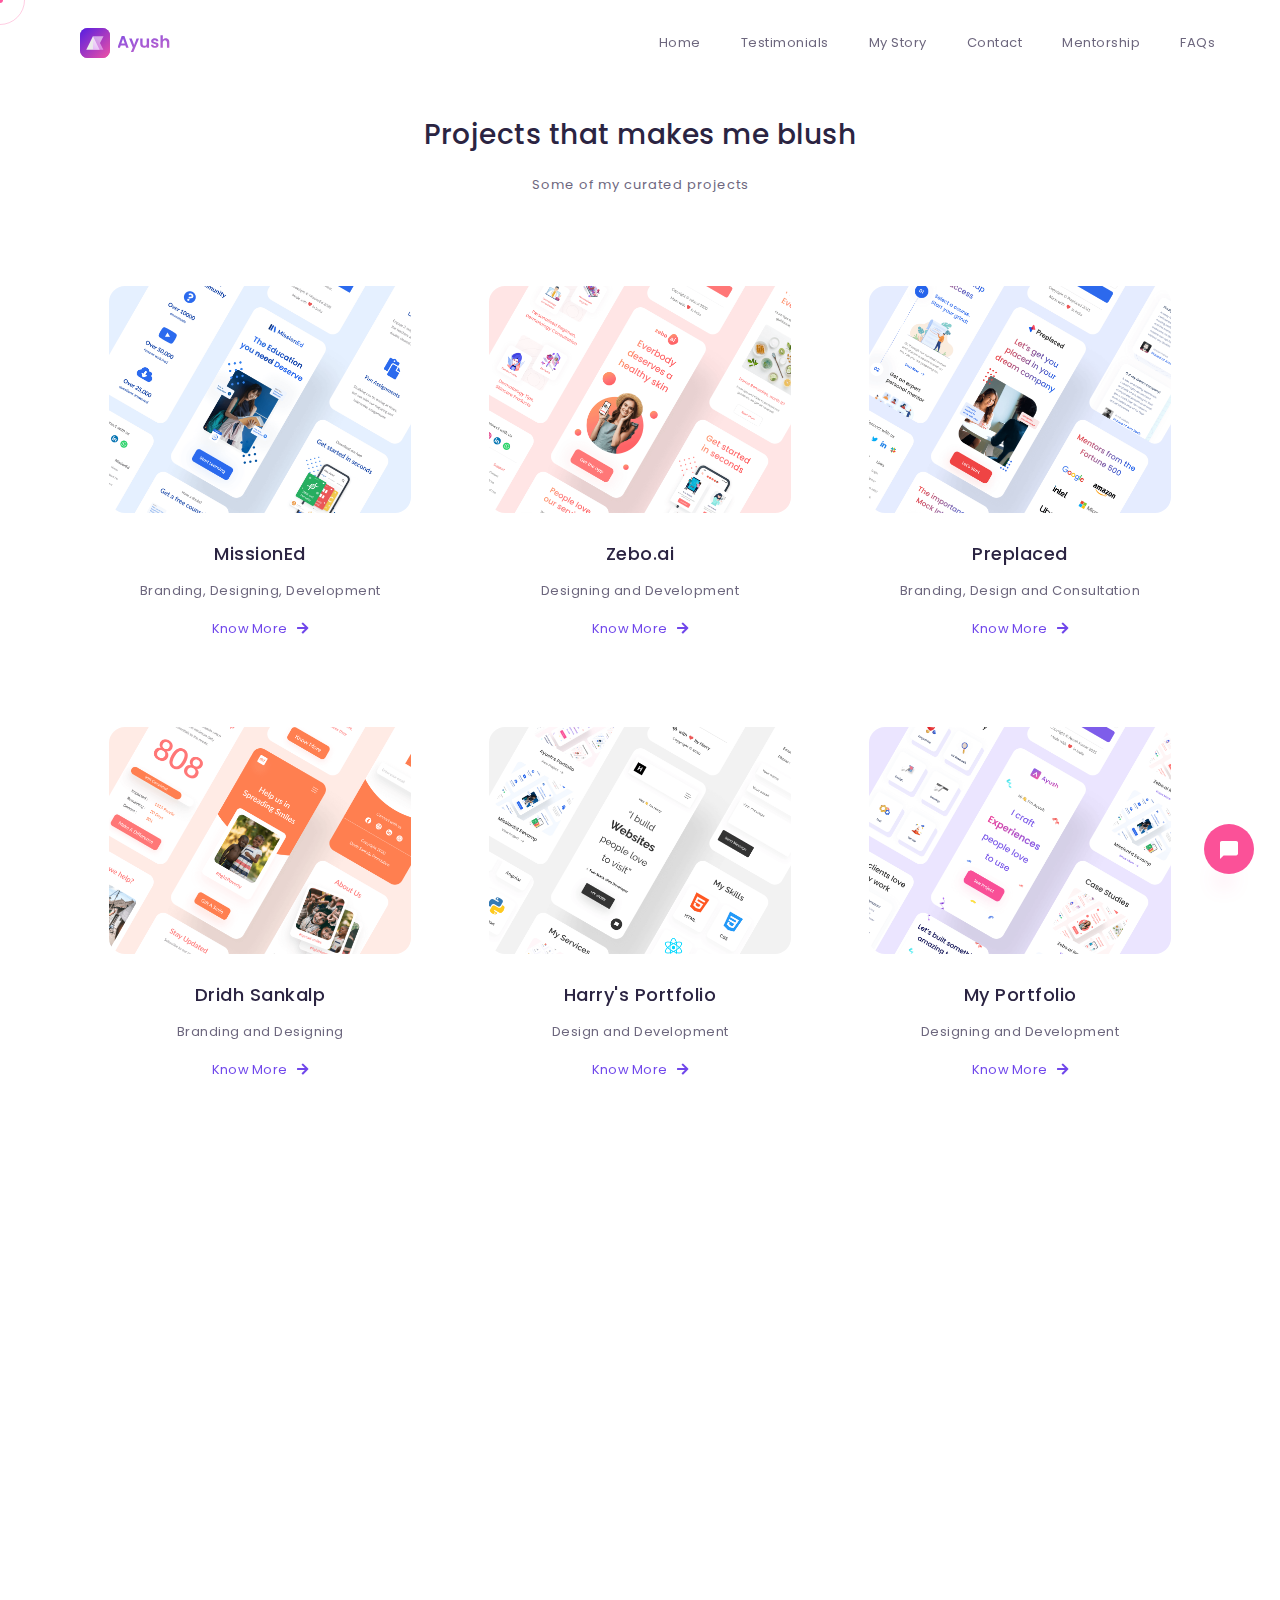
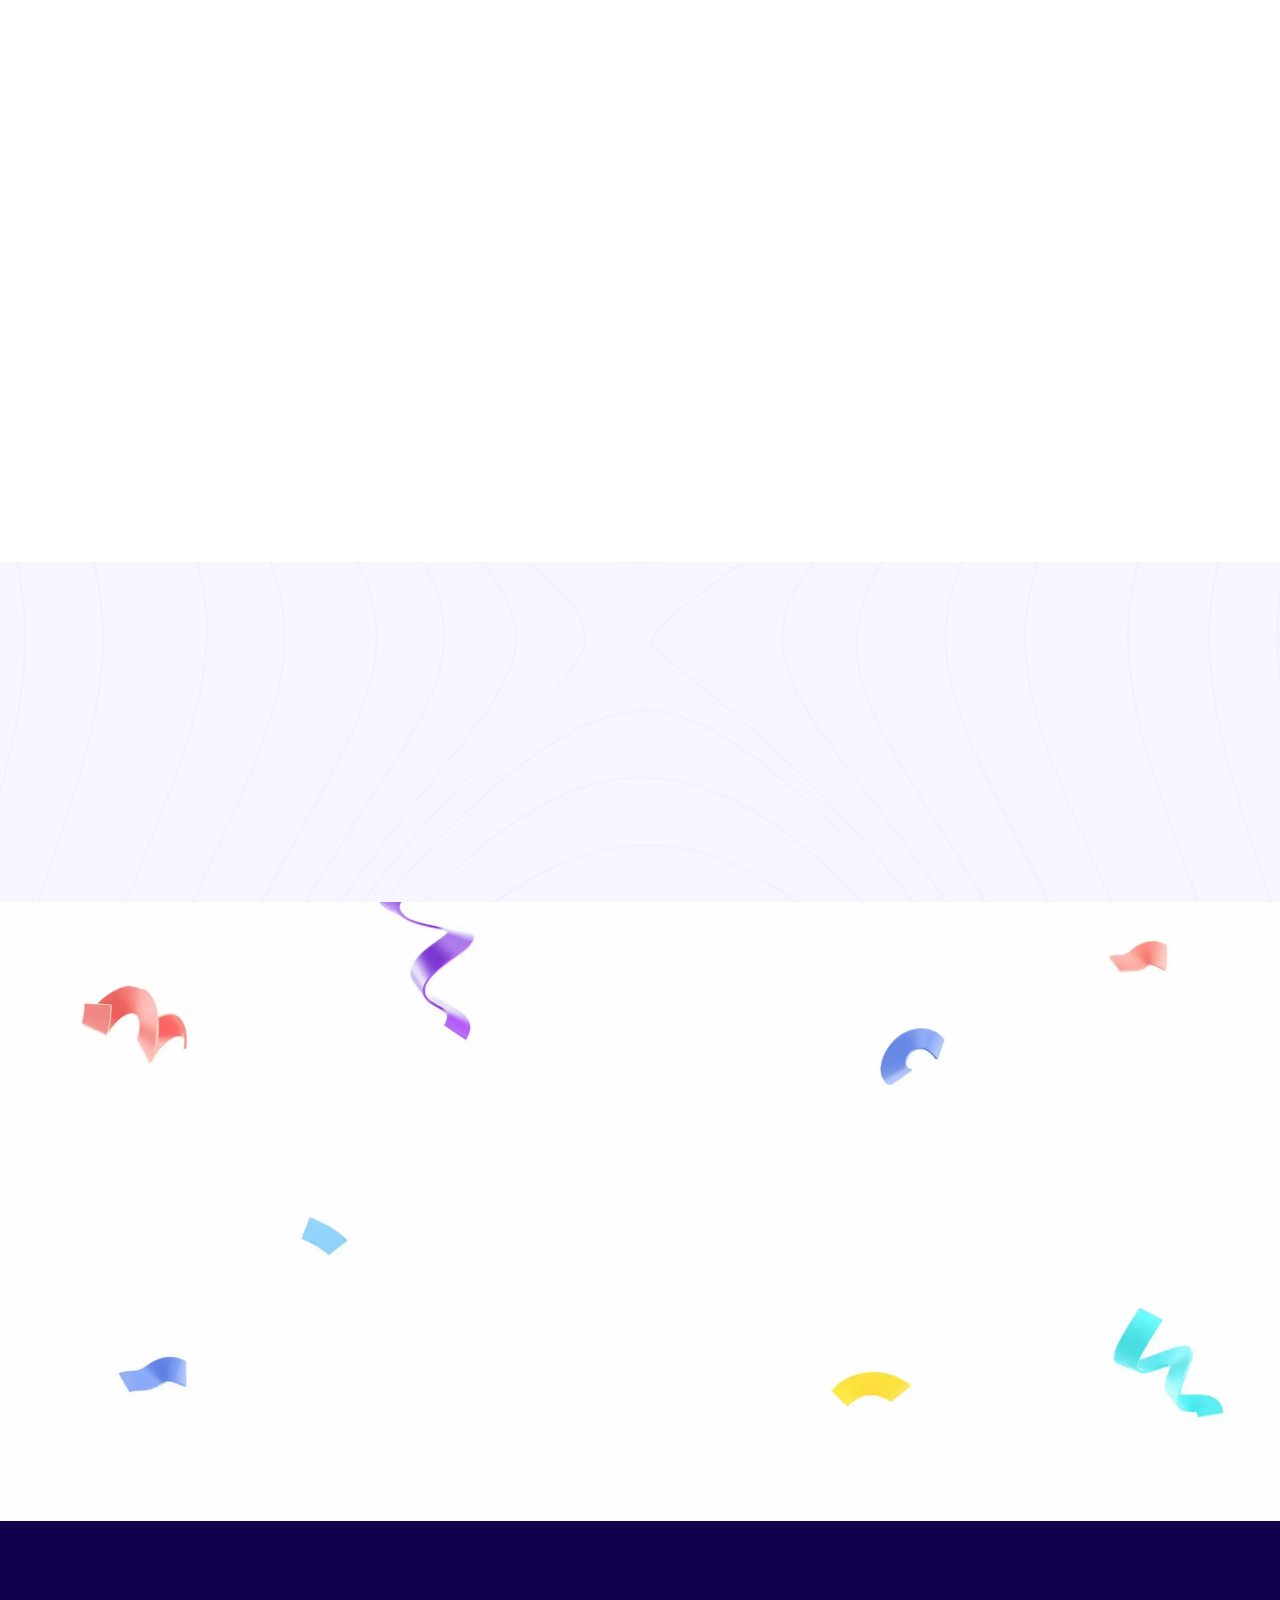
<file: work.html>
<!DOCTYPE html>
<html lang="en">
  <head>
    <!-- Hotjar Tracking Code for http://designedbyayush.com/ -->
    <title>Work</title>
    <!-- SEO Tags -->
    <meta charset="utf-8" />
    <meta name="keywords" content="ayush kumar design solutions services" />
    <meta name="description" content="Design Solutions" />
    <meta name="copyright" content="Ayush Kumar" />
    <meta name="author" content="Ayush Kumar, hi@designedbyayush.com" />
    <meta name="designer" content="Ayush Kumar" />
    <meta name="owner" content="Ayush Kumar" />
    <meta name="url" content="http://www.designedbyayush.com" />
    <meta name="category" content="portfolio" />
    <meta name="coverage" content="Worldwide" />
    <meta name="distribution" content="Global" />
    <meta name="reply-to" content="hi@designedbyayush.com" />
    <meta
      name="viewport"
      content="width=device-width, initial-scale=1, shrink-to-fit=no"
    />
    <meta name="theme-color" content="#8261ee" />

    <!-- Image Preview Links -->

    <meta property="og:title" content="Design Solutions" />
    <meta
      property="og:description"
      content="Hi, I'm Ayush, a UI/UX Designer. I craft experiences people love to use."
    />
    <meta
      property="og:image"
      content="https://designedbyayush.com/assets/images/opengraph/og-image.png"
    />
    <meta property="og:url" content="https://designedbyayush.com/" />
    <meta property="og:type" content="website" />
    <meta property="og:site_name" content="Ayush Kumar" />
    <meta
      property="og:image:alt"
      name="Ayush's Portfolio Logo"
      content="logo"
    />

    <!-- Poppins CDN Google Fonts -->

    <link
      rel="preload"
      href="https://fonts.googleapis.com/css?family=Poppins:300,400,500,600&display=swap"
      as="style"
    />
    <link rel="preconnect" href="https://fonts.gstatic.com" />
    <link
      href="https://fonts.googleapis.com/css?family=Poppins:300,400,500,600&display=swap"
      rel="stylesheet"
    />

    <!-- Preconnect Typeform -->

    <link
      rel="preconnect"
      href="https://embed.typeform.com"
      media="screen and (min-width: 720px)"
    />

    <!-- Preload Fontawesome -->

    <link
      rel="preload"
      href="assets/webfonts/fa-brands-400.woff2"
      as="font"
      type="font/woff2"
      crossorigin
    />
    <link
      rel="preload"
      href="assets/webfonts/fa-solid-900.woff2"
      as="font"
      type="font/woff2"
      crossorigin
    />

    <!-- Additional CSS Files -->

    <!-- Bootstrap -->
    <link rel="preload" href="assets/css/bootstrap-untouched.css" as="style" />
    <link
      rel="stylesheet"
      type="text/css"
      href="assets/css/bootstrap-untouched.css"
    />

    <!-- Fontawesome -->
    <link rel="preload" href="assets/css/all.min.css" as="style" />
    <link rel="stylesheet" type="text/css" href="assets/css/all.min.css" />

    <!-- Portfolio CSS-->
    <link rel="preload" href="assets/css/portfolio.css" as="style" />
    <link rel="stylesheet" href="assets/css/portfolio.css" />

    <!-- Kursor CSS-->
    <link
      rel="preload"
      href="assets/css/kursor.min.css"
      as="style"
      media="screen and (min-width: 720px)"
    />
    <link
      rel="stylesheet"
      href="assets/css/kursor.min.css"
      media="screen and (min-width: 720px)"
    />

    <!-- Apple Touch Icon -->
    <link
      rel="apple-touch-icon"
      sizes="180x180"
      href="assets/images/logo/logo.png"
    />

    <!-- Favicon -->
    <link
      rel="shortcut icon"
      href="assets/images/logo/logo.png"
      type="image/x-icon"
    />
    <link
      rel="icon"
      type="image/png"
      sizes="32x32"
      href="assets/images/logo/logo.png"
    />
    <link
      rel="icon"
      type="image/png"
      sizes="16x16"
      href="assets/images/logo/logo.png"
    />
  </head>

  <body>
    <!-- ***** Preloader Start ***** -->
    <div id="preloader">
      <div class="jumper">
        <div></div>
        <div></div>
        <div></div>
      </div>
    </div>

    <!-- ***** Header Area Start ***** -->
    <header class="header-area header-sticky">
      <div class="container" id="navbars">
        <div class="row">
          <div class="col-12">
            <nav class="main-nav">
              <!-- ***** Logo Start ***** -->
              <a href="./" class="logo">
                <img
                  id="services2"
                  src="assets/images/logo/logo-icon.svg"
                  width="40"
                  height="40"
                  alt="Ayush Kumar Logo"
                  tabindex="-1"
                />
                <img
                  id="services"
                  src="assets/images/logo/logo.svg"
                  width="160"
                  height="30"
                  alt="Ayush Kumar Logo"
                  tabindex="-1"
                />
              </a>

              <!-- ***** Menu Start ***** -->
              <ul class="nav">
                <li><a href="./">Home</a></li>
                <li><a href="testimonials">Testimonials</a></li>
                <li><a href="about">My Story</a></li>
                <li><a href="#contact-us">Contact</a></li>
                <li><a href="mentorship">Mentorship</a></li>
                <li class="inactive"><a href="solutions">Solutions</a></li>
                <li class="inactive"><a href="work">Work</a></li>
                <li><a href="faqs">FAQs</a></li>
                <li class="inactive">
                  <a href="reviews">Mentorship Reviews</a>
                </li>
              </ul>
              <a class="menu-trigger">
                <span>Menu</span>
              </a>
            </nav>
          </div>
        </div>
      </div>
    </header>
    <!-- ***** Header Area End ***** -->
    <section
      class="section pad-5rem"
      id="work"
      style="padding-top: 6rem !important"
    >
      <div class="space desktop-only"></div>
      <div class="container">
        <!-- ***** Section Title Start ***** -->
        <div class="row">
          <div class="col-lg-12">
            <div class="center-heading">
              <h2 class="section-title desktop-only">
                Projects that makes me blush
              </h2>
              <h2 class="section-title mobile-only">Case Studies</h2>
            </div>
          </div>
          <div class="offset-lg-3 col-lg-6">
            <div class="center-text">
              <p>Some of my curated projects</p>
            </div>
          </div>
        </div>
        <br />

        <div class="row">
          <!-- MissionEd -->
          <div
            class="col-lg-4 col-md-6 col-sm-12 project-card"
            tabindex="0"
            data-scroll-reveal="enter bottom move 50px over 0.6s after 0.4s"
          >
            <div class="blog-post-thumb">
              <div class="img div-zoom">
                <img
                  src="assets/images/portfolio/missioned.png"
                  loading="lazy"
                  width="302"
                  height="226.5"
                  alt="MissionEd Case Study"
                  class="zoom zoomup"
                />
              </div>
              <div class="blog-content">
                <h3>MissionEd</h3>
                <div class="text">Branding, Designing, Development</div>
                <a
                  href="https://designedbyayush.com/missioned/"
                  class="project-button"
                  >Know More &nbsp; <i class="fas fa-arrow-right"></i
                ></a>
              </div>
            </div>
          </div>
          <!-- Zebo.ai -->
          <div
            class="col-lg-4 col-md-6 col-sm-12 project-card"
            tabindex="0"
            data-scroll-reveal="enter bottom move 50px over 0.6s after 0.6s"
          >
            <div class="blog-post-thumb">
              <div class="img div-zoom" id="proj2">
                <img
                  src="assets/images/portfolio/zebo-ai.png"
                  loading="lazy"
                  width="302"
                  height="226.5"
                  alt="Zebo.ai Case Study"
                  class="zoom zoomup"
                />
              </div>
              <div class="blog-content">
                <h3>Zebo.ai</h3>
                <div class="text">Designing and Development</div>
                <a
                  href="https://designedbyayush.com/zebo.ai/"
                  class="project-button"
                  >Know More &nbsp; <i class="fas fa-arrow-right"></i
                ></a>
              </div>
            </div>
          </div>
          <!-- Preplaced -->
          <div
            class="col-lg-4 col-md-6 col-sm-12 project-card"
            tabindex="0"
            data-scroll-reveal="enter bottom move 50px over 0.6s after 0.8s"
          >
            <div class="blog-post-thumb">
              <div class="img div-zoom" id="proj1">
                <img
                  src="assets/images/portfolio/preplaced.png"
                  loading="lazy"
                  width="302"
                  height="226.5"
                  alt="Preplaced Case Study"
                  class="zoom zoomup"
                />
              </div>
              <div class="blog-content">
                <h3>Preplaced</h3>
                <div class="text">Branding, Design and Consultation</div>
                <a href="" class="project-button"
                  >Know More &nbsp; <i class="fas fa-arrow-right"></i
                ></a>
              </div>
            </div>
          </div>
        </div>
        <br />
        <br />

        <!-- Second Row of Projects -->

        <div class="row" id="">
          <div
            class="col-lg-4 col-md-6 col-sm-12 project-card"
            tabindex="0"
            data-scroll-reveal="enter bottom move 50px over 0.6s after 0.4s"
          >
            <div class="blog-post-thumb">
              <div class="img div-zoom">
                <img
                  src="assets/images/portfolio/dridh-sankalp.png"
                  loading="lazy"
                  width="302"
                  height="226.5"
                  alt="Dridh Sankalp Foundation Case Study"
                  class="zoom zoomup"
                />
              </div>
              <div class="blog-content">
                <h3>Dridh Sankalp</h3>
                <div class="text">Branding and Designing</div>
                <a
                  href="https://www.figma.com/proto/0rex50DSbe6qPz6kUuqwJG/Case-Studies?node-id=1%3A4"
                  class="project-button"
                  >Know More &nbsp; <i class="fas fa-arrow-right"></i
                ></a>
              </div>
            </div>
          </div>

          <div
            class="col-lg-4 col-md-6 col-sm-12 project-card"
            tabindex="0"
            data-scroll-reveal="enter bottom move 50px over 0.6s after 0.6s"
          >
            <div class="blog-post-thumb">
              <div class="img div-zoom" id="proj1">
                <img
                  src="assets/images/portfolio/harry-portfolio.png"
                  loading="lazy"
                  width="302"
                  height="226.5"
                  alt="Harry Sharma Portfolio"
                  class="zoom zoomup"
                />
              </div>
              <div class="blog-content">
                <h3>Harry's Portfolio</h3>
                <div class="text">Design and Development</div>
                <a
                  href="https://designedbyayush.com/harry-portfolio/"
                  class="project-button"
                  >Know More &nbsp; <i class="fas fa-arrow-right"></i
                ></a>
              </div>
            </div>
          </div>
          <!-- Zebo.ai -->
          <div
            class="col-lg-4 col-md-6 col-sm-12 project-card"
            tabindex="0"
            data-scroll-reveal="enter bottom move 50px over 0.6s after 0.8s"
          >
            <div class="blog-post-thumb">
              <div class="img div-zoom" id="proj2">
                <img
                  src="assets/images/portfolio/ayush-portfolio.png"
                  loading="lazy"
                  width="302"
                  height="226.5"
                  alt="Ayush Kumar Portfolio Case Study"
                  class="zoom zoomup"
                />
              </div>
              <div class="blog-content">
                <h3>My Portfolio</h3>
                <div class="text">Designing and Development</div>
                <a href="https://designedbyayush.com/" class="project-button"
                  >Know More &nbsp; <i class="fas fa-arrow-right"></i
                ></a>
              </div>
            </div>
          </div>
        </div>
        <br />
        <br />
        <div class="row" id="">
          <div
            class="col-lg-4 col-md-6 col-sm-12 project-card"
            tabindex="0"
            data-scroll-reveal="enter bottom move 50px over 0.6s after 0.4s"
          >
            <div class="blog-post-thumb">
              <div class="img div-zoom">
                <img
                  src="assets/images/portfolio/nutcasez.png"
                  loading="lazy"
                  width="302"
                  height="226.5"
                  alt="Nutcasez Case Study"
                  class="zoom zoomup"
                />
              </div>
              <div class="blog-content">
                <h3>Nutcasez</h3>
                <div class="text">Branding and Web-Design</div>
                <a
                  href="https://www.instagram.com/p/COD03zxHQX6/"
                  class="project-button"
                  >Know More &nbsp; <i class="fas fa-arrow-right"></i
                ></a>
              </div>
            </div>
          </div>

          <div
            class="col-lg-4 col-md-6 col-sm-12 project-card"
            tabindex="0"
            data-scroll-reveal="enter bottom move 50px over 0.6s after 0.6s"
          >
            <div class="blog-post-thumb">
              <div class="img div-zoom" id="proj1">
                <img
                  src="assets/images/portfolio/ontile.png"
                  loading="lazy"
                  width="302"
                  height="226.5"
                  alt="Ontile Case Study"
                  class="zoom zoomup"
                />
              </div>
              <div class="blog-content">
                <h3>Ontile Australia</h3>
                <div class="text">Branding and Designing</div>
                <a
                  href="https://www.instagram.com/p/CODzReknXb7/"
                  class="project-button"
                  >Know More &nbsp; <i class="fas fa-arrow-right"></i
                ></a>
              </div>
            </div>
          </div>
          <!-- Zebo.ai -->
          <div
            class="col-lg-4 col-md-6 col-sm-12 project-card"
            tabindex="0"
            data-scroll-reveal="enter bottom move 50px over 0.6s after 0.8s"
          >
            <div class="blog-post-thumb">
              <div class="img div-zoom" id="proj2">
                <img
                  src="assets/images/portfolio/marketinc.png"
                  loading="lazy"
                  width="302"
                  height="226.5"
                  alt="Marketinc Case Study"
                  class="zoom zoomup"
                />
              </div>
              <div class="blog-content">
                <h3>Marketinc</h3>
                <div class="text">Branding and Designing</div>
                <a
                  href="https://www.instagram.com/p/CODyQf3HXNg/"
                  class="project-button"
                  >Know More &nbsp; <i class="fas fa-arrow-right"></i
                ></a>
              </div>
            </div>
          </div>
        </div>
        <br />
        <br />
        <div class="row" id="">
          <div
            class="col-lg-4 col-md-6 col-sm-12 project-card"
            tabindex="0"
            data-scroll-reveal="enter bottom move 50px over 0.6s after 0.4s"
          >
            <div class="blog-post-thumb">
              <div class="img div-zoom">
                <img
                  src="assets/images/portfolio/gifteria.png"
                  loading="lazy"
                  width="302"
                  height="226.5"
                  alt="Gifteria Case Study"
                  class="zoom zoomup"
                />
              </div>
              <div class="blog-content">
                <h3>Gifteria</h3>
                <div class="text">Branding and Designing</div>
                <a
                  href="https://www.instagram.com/p/COD0oUSHKYG/"
                  class="project-button"
                  >Know More &nbsp; <i class="fas fa-arrow-right"></i
                ></a>
              </div>
            </div>
          </div>

          <div
            class="col-lg-4 col-md-6 col-sm-12 project-card"
            tabindex="0"
            data-scroll-reveal="enter bottom move 50px over 0.6s after 0.6s"
          >
            <div class="blog-post-thumb">
              <div class="img div-zoom" id="proj1">
                <img
                  src="assets/images/portfolio/biltong.png"
                  loading="lazy"
                  width="302"
                  height="226.5"
                  alt="Biltong Case Study"
                  class="zoom zoomup"
                />
              </div>
              <div class="blog-content">
                <h3>Biltong</h3>
                <div class="text">Branding and Designing</div>
                <a
                  href="https://www.instagram.com/p/CODvEi0n3oV/"
                  class="project-button"
                  >Know More &nbsp; <i class="fas fa-arrow-right"></i
                ></a>
              </div>
            </div>
          </div>
          <!-- Zebo.ai -->
          <div
            class="col-lg-4 col-md-6 col-sm-12 project-card"
            tabindex="0"
            data-scroll-reveal="enter bottom move 50px over 0.6s after 0.8s"
          >
            <div class="blog-post-thumb">
              <div class="img div-zoom" id="proj2">
                <img
                  src="assets/images/portfolio/amigo.png"
                  loading="lazy"
                  width="302"
                  height="226.5"
                  alt="Amigo Case Study"
                  class="zoom zoomup"
                />
              </div>
              <div class="blog-content">
                <h3>Amigo</h3>
                <div class="text">Branding and Designing</div>
                <a
                  href="https://www.instagram.com/p/CODuTSYHrBO/"
                  class="project-button"
                  >Know More &nbsp; <i class="fas fa-arrow-right"></i
                ></a>
              </div>
            </div>
          </div>
        </div>
        <div
          class="all-projects"
          data-scroll-reveal="enter bottom move 50px over 0.4s after 0.4s"
        >
          <a
            href="https://www.instagram.com/designedbyayush/"
            class="main-button-slider"
            title="See all projects"
            aria-label="See all projects"
            >See all projects</a
          >
        </div>
      </div>
    </section>

    <section class="section colored" id="free-consultation">
      <div class="container">
        <!-- ***** Section Title Start ***** -->
        <div class="row">
          <div class="col-lg-12">
            <div
              class="center-heading"
              data-scroll-reveal="enter bottom move 50px over 0.6s after 0.2s"
            >
              <h2 class="section-title">
                Not sure if I'm the right fit for you?
              </h2>
              <p
                class="desktop-only"
                style="line-height: 200%; font-weight: 400"
              >
                Learn how I can help you in a 30min free consultation call!
              </p>
              <p
                class="mobile-only"
                style="line-height: 200%; font-weight: 400"
              >
                Learn how I can help you in a <br />30 min free consultation
                call!
              </p>
              <br />
              <a
                href="https://calendly.com/designedbyayush/call"
                class="main-button-slider"
                title="Book Free 30min Consultation on Calendly"
                aria-label="Book Free 30min Consultation on Calendly"
                >Book Free Consultation</a
              >
            </div>
          </div>
        </div>
      </div>
    </section>

    <!-- ***** Contact ***** -->
    <section class="section colored" id="contact-us">
      <div class="container">
        <div class="row">
          <div class="col-lg-12">
            <div
              class="center-heading"
              data-scroll-reveal="enter bottom move 50px over 0.6s after 0.2s"
            >
              <h2 class="section-title">Do you love me yet?</h2>
              <h2 class="section-title desktop-only">
                Let's create something amazing!
              </h2>
              <h2 class="section-title mobile-only">Let's Work Together!</h2>
              <br />
              <br />
              <a
                aria-label="Contact Me"
                data-text="Contact Me"
                rel="noopener"
                class="typeform-share main-button-slider contact-me"
                href="https://form.typeform.com/to/YDb5aG"
                data-mode="popup"
                >Get in touch
              </a>
            </div>
          </div>
          <div
            class="offset-lg-3 col-lg-6"
            data-scroll-reveal="enter bottom move 50px over 0.6s after 0.4s"
          >
            <div class="center-text">
              <br />
              <br />
              <p>
                Curious about my
                <strong
                  ><a
                    href="https://bit.ly/ayushkumar"
                    title="Download Resume"
                    aria-label="Download Resume"
                    target="_blank"
                    >Resume</a
                  ></strong
                >?
              </p>
              <p>
                <a
                  href="mailto:hi@designedbyayush.com"
                  title="Email"
                  aria-label="Email"
                  class="email"
                  >hi@designedbyayush.com <i class="fas fa-arrow-right"></i
                ></a>
              </p>
            </div>
          </div>
        </div>
      </div>
    </section>

    <!-- Sticky Chat Button -->
    <a
      class="typeform-share button chat-blob"
      aria-label="Contact Ayush"
      rel="noopener"
      title="Contact Ayush"
      href="https://form.typeform.com/to/YDb5aG?typeform-medium=embed-snippet"
      data-mode="popover"
      target="_blank"
    >
      <span class="icon chat-circle">
        <img
          alt="contact-me"
          src="assets/images/chat-icon.svg"
          width="18"
          height="18"
        />
      </span>
    </a>

    <!-- ***** Footer ***** -->
    <footer>
      <div
        class="container"
        data-scroll-reveal="enter top move 15px over 0.4s after 0.2s"
      >
        <div class="row">
          <div class="col-lg-12 col-md-12 col-sm-12">
            <p class="footer-para">Let's stay in touch</p>
            <br />
            <ul class="social">
              <li>
                <a
                  href="mailto:hi@designedbyayush.com"
                  target="_blank"
                  rel="noopener"
                  title="Email"
                  aria-label="Email"
                  ><i class="fas fa-envelope"></i
                ></a>
              </li>
              <li>
                <a
                  href="https://dribbble.com/designedbyayush"
                  target="_blank"
                  title="Dribble"
                  aria-label="Dribble"
                  rel="noopener"
                  ><i class="fab fa-dribbble"></i
                ></a>
              </li>
              <li>
                <a
                  href="https://www.linkedin.com/in/designedbyayush/"
                  title="LinkedIn"
                  target="_blank"
                  aria-label="LinkedIn"
                  rel="noopener"
                  ><i class="fab fa-linkedin-in"></i
                ></a>
              </li>
              <li>
                <a
                  href="https://www.instagram.com/designedbyayush/"
                  target="_blank"
                  rel="noopener"
                  aria-label="Instagram"
                  title="Instagram"
                  ><i class="fab fa-instagram"></i
                ></a>
              </li>
              <li>
                <a
                  href="https://wa.link/9zahlz"
                  target="_blank"
                  title="Whatsapp"
                  aria-label="Whatsapp"
                  rel="noopener"
                >
                  <i class="fab fa-whatsapp"></i
                ></a>
              </li>
            </ul>
          </div>
        </div>
        <div class="row">
          <div class="col-lg-12">
            <p class="copyright">
              <i class="fas fa-code" title="Coded"></i> with
              <i class="fas fa-heart" title="Love"></i> just for you!
              <br />
              <br />Copyright &copy; 2021-23 Ayush Kumar
            </p>
          </div>
        </div>
      </div>
    </footer>

    <!-- jQuery -->
    <script src="assets/js/jquery-2.1.0.min.js"></script>

    <!-- Bootstrap -->
    <script defer src="assets/js/popper.js"></script>
    <script defer src="assets/js/bootstrap.min.js"></script>

    <!-- Plugins -->
    <script defer src="assets/js/scrollreveal.min.js"></script>
    <script defer src="assets/js/waypoints.min.js"></script>
    <script defer src="assets/js/jquery.counterup.min.js"></script>
    <script defer src="assets/js/imgfix.min.js"></script>

    <!-- Global Custom JS -->
    <script defer src="assets/js/custom.js"></script>

    <script src="assets/js/kursor.min.js"></script>

    <!-- Custom Script -->
    <script type="text/javascript" defer>
      $(function () {
        // Smooth Scrolling
        $("a[href*=#]").on("click", function (e) {
          e.preventDefault();
          $("html, body").animate(
            {
              scrollTop: $($(this).attr("href")).offset().top,
            },
            500,
            "linear"
          );
        });

        // Round Custom Cursor
        new kursor({
          color: "#ff589e",
          type: 4,
        });

        // Typeform button
        (function () {
          var qs,
            js,
            q,
            s,
            d = document,
            gi = d.getElementById,
            ce = d.createElement,
            gt = d.getElementsByTagName,
            id = "typef_orm_share",
            b = "https://embed.typeform.com/";
          if (!gi.call(d, id)) {
            js = ce.call(d, "script");
            js.id = id;
            js.src = b + "embed.js";
            q = gt.call(d, "script")[0];
            q.parentNode.insertBefore(js, q);
          }
        })();
      });
    </script>
  </body>
</html>
</file>
<file: assets/css/portfolio.css>
:root {
  /* Colors / Pumps / Syrups */

  /* Primary */
  --raspberry: hsl(335, 95%, 65%);
  --juniper: hsl(255, 80%, 65%);

  /* Neutrals */
  --lychee: hsl(0, 0%, 100%);
  --date: hsl(255, 30%, 20%);
  --olive: hsl(255, 10%, 45%);

  /* Shaded */
  --strawberry: hsl(335, 80%, 60%);
  --currant: hsl(255, 80%, 60%);

  /* Tinted */
  --cranberry: hsl(335, 100%, 99%);
  --damson: hsl(255, 100%, 98%);

  /* Footer */
  --mulberry: hsl(255, 100%, 15%);

  /* Button */
  --cherry: hsl(335, 100%, 70%);

  /* Shadows */
  --jamun: hsla(255, 20%, 60%, 0.08);

  /* *************************** */

  /* Box shadow */

  /* Card */
  --shot: 1px 1px 57px;

  --decaf: var(--shot) 0 var(--jamun);
  --single: var(--shot) 50px var(--jamun);
  --double: var(--shot) 80px var(--jamun);

  /* Button */
  --tea: -5px 30px 20px -20px hsla(335, 100%, 67%, 0.38);

  /* *************************** */

  /* Padding */
  --main-padding: 15px;

  /* *************************** */

  /* Font size --> Size and place */

  --have-here: 13px;
  --to-go: 48px;
  --demi: 16px;
  --short: 18px;
  --tall: 20px;
  --grande: 28px;
  --venti: 42px;

  /* Font weight --> Ice quantity */

  --light-ice: 400;
  --ice: 500;
  --extra-ice: 600;

  /* Letter spacing --> Whip */

  --no-whip: 0.25px;
  --whip: 0.5px;
  --extra-whip: 1px;

  /* Line height --> Sweetener */

  --no-sugar: 1.3;
  --light-sugar: 1.8;
  --sugar: 2;
  --extra-sugar: 2.25;
  --stevia: 3;

  /* Border radius --> Milk base */

  --non-fat: 12px;
  --whole-cream: 16px;
  --heavy-cream: 20px;
  --breve: 50px;
  --oat: 50%;
  --soy: 100%;

  /* *************************** */

  /* Transition */

  --button-transition: all 0.3s cubic-bezier(0.25, 0.46, 0.45, 0.94);
  --default: all 0.3s ease;
  --transform: transform 0.3s;
  --intro: transform 1s ease 0.25s;
  --project: all 1s cubic-bezier(0.01, 0.65, 1, 1.03) 0.1s;

  /* *************************** */

  /* Backgrounds */

  --about: url(../images/backgrounds/about.webp);
  --mentorship: url(../images/backgrounds/mentorshipbg.webp);
  --hero: url(../images/backgrounds/hero.webp);

  /* Patterns */

  --white-pattern: url(../images/backgrounds/white-pattern.svg);
  --colored-pattern: linear-gradient(
      180deg,
      hsla(255, 100%, 98%, 0.97),
      hsla(255, 100%, 98%, 0.97)
    ),
    url(/assets/images/backgrounds/colored-pattern.svg);

  /* *************************** */

  @media (max-width: 991px) {
    --to-go: 42px;
    --venti: 36px;

    --stevia: 5;
  }

  /* Global */
}
a,
b,
body,
center,
code,
div,
dl,
font,
footer,
h1,
h2,
h3,
h4,
h5,
h6,
header,
html,
i,
img,
li,
nav,
p,
q,
s,
section,
small,
span,
strong,
ul,
var {
  margin: 0;
  padding: 0;
  border: 0;
  outline: 0;
}
li,
ul {
  padding: 0;
  margin: 0;
  list-style: none;
}
footer,
header,
nav,
section {
  display: block;
}
* {
  box-sizing: border-box;
}
body,
html {
  font-family: Poppins, sans-serif;
  font-size: var(--have-here);
  font-weight: var(--light-ice);
  background: var(--lychee);
  -ms-text-size-adjust: 100%;
  -webkit-font-smoothing: antialiased;
  -moz-osx-font-smoothing: grayscale;
}
a {
  text-decoration: none;
  color: inherit;
}
a:hover {
  text-decoration: none;
  color: inherit;
}
h1,
h2,
h3,
h4,
h5,
h6 {
  margin-top: 0;
  margin-bottom: 0;
}
ul {
  margin-bottom: 0;
}
body,
html {
  overflow-x: hidden;
  width: 100%;
}
/* Text selection */
::selection {
  background: var(--raspberry);
  color: var(--lychee);
}
::-moz-selection {
  background: var(--raspberry);
  color: var(--lychee);
}

/* Section */
.section {
  position: relative;
  padding-top: 100px;
  padding-bottom: 80px;
}
@media (max-width: 991px) {
  .section {
    padding-top: 60px;
  }
}
.section.colored {
  background-repeat: no-repeat;
  background-position: center center;
  background-size: cover;
  transition: var(--default);
}

/* Center */
.center-heading {
  text-align: center;
}
.center-heading .section-title {
  font-size: var(--grande);
  font-weight: var(--ice);
  line-height: var(--no-sugar);
  letter-spacing: var(--whip);
  color: var(--date);
  margin-bottom: 20px;
  transition: var(--default);
}
.center-heading.colored .section-title {
  color: var(--lychee);
}
.center-text {
  text-align: center;
  font-size: var(--demi);
  font-weight: var(--light-ice);
  line-height: var(--light-sugar);
  letter-spacing: var(--extra-whip);
  color: var(--olive);
  margin-bottom: 30px;
}
.center-text.colored {
  color: var(--lychee);
}
.center-text p {
  font-size: var(--have-here);
  color: var(--olive);
  margin-bottom: 50px;
}

/* Padding
.padding-bottom-0 {
  padding-bottom: 0px !important;
}

.padding-top-0 {
  padding-top: 0px !important;
}

.padding-top-80 {
  padding-top: 80px !important;
}

.padding-top-70 {
  padding-top: 70px !important;
}

.padding-top-20 {
  padding-top: 20px !important;
} */

/* Margins */
.margin-bottom-0 {
  margin-bottom: 0 !important;
}
.margin-bottom-30 {
  margin-bottom: 30px !important;
}
.margin-bottom-45 {
  margin-bottom: 45px !important;
}
.margin-bottom-20 {
  margin-bottom: 20px !important;
}
.margin-bottom-60 {
  margin-bottom: 60px !important;
}
.margin-bottom-100 {
  margin-bottom: 100px !important;
}
.margin-top-30 {
  margin-top: 30px !important;
}
.margin-top-15 {
  margin-top: 15px !important;
}

/* Paragraph */
p strong {
  font-weight: var(--ice);
}
p a {
  font-weight: var(--ice);
  transition: var(--default);
}
p a:hover,
p a:focus {
  color: var(--juniper);
}

/* Paragraph links */

/* Button */

/* Big */
a.main-button-slider {
  display: inline-block;
  font-size: var(--demi);
  border-radius: var(--whole-cream);
  padding: 17px 32px;
  background-color: var(--raspberry);
  color: var(--lychee);
  font-weight: var(--light-ice);
  letter-spacing: var(--extra-whip);
  box-shadow: var(--tea);
  transition: var(--button-transition);
}
a.main-button-slider:focus,
a.main-button-slider:hover {
  background-color: var(--cherry);
  transform: translate(0, -7.5px);
  box-shadow: none;
}

/* Regular */
a.main-button {
  font-size: var(--have-here);
  border-radius: var(--non-fat);
  padding: 1rem 1.5rem;
  background-color: var(--juniper);
  color: var(--lychee);
  letter-spacing: var(--whip);
  -webkit-transition: var(--default);
  transition: var(--default);
  font-weight: var(--light-ice);
}
a.main-button:focus,
a.main-button:hover {
  background-color: var(--raspberry);
}

/* Header */
.header-area {
  position: fixed;
  left: 0;
  right: 0;
  z-index: 100;
  height: 80px;
  -webkit-transition: var(--default);
  transition: var(--default);
}

/* Nav */
.main-nav {
  min-height: 60px;
  transition: all 0.5s;
}
#navbars {
  max-width: 1440px;
  margin-top: 2.5px;
}

/* Need to check */
#services {
  display: inline;
}
#services2 {
  display: none;
}
@media (max-width: 719px) {
  #services {
    display: none;
  }
  #services2 {
    display: inline;
  }
}
/* Need to check */

/* Header */
.header-area .main-nav .logo {
  float: left;
  margin-top: 25px;
  -webkit-transition: var(--default);
  transition: var(--default);
  margin-left: 30px;
}
.logo:focus,
.logo:hover {
  opacity: 0.7;
}
.header-area .main-nav .logo img {
  -webkit-transition: var(--default);
  transition: var(--default);
}
.header-area .main-nav .nav {
  float: right;
  margin-top: 27px;
  margin-left: 0;
  margin-right: 30px;
  -webkit-transition: var(--default);
  transition: var(--default);
  position: relative;
  z-index: 999;
}
.header-area .main-nav .nav li {
  padding-left: 20px;
  padding-right: 20px;
}
.header-area .main-nav .nav li:last-child {
  padding-right: 0;
}
.header-area .main-nav .nav li a {
  font-size: var(--have-here);
  font-weight: var(--light-ice);
  line-height: var(--stevia);
  letter-spacing: var(--whip);
  display: block;
  color: var(--lychee);
  -webkit-transition: var(--default);
  transition: var(--default);
  height: 40px;
  border: transparent;
}
.header-area .main-nav .nav li a:focus,
.header-area .main-nav .nav li a:hover {
  color: var(--strawberry);
}
.header-area .main-nav .menu-trigger {
  cursor: pointer;
  display: block;
  position: absolute;
  top: 23px;
  width: 32px;
  height: 40px;
  text-indent: -9999em;
  z-index: 99;
  right: 40px;
  display: none;
}
.header-area .main-nav .menu-trigger span,
.header-area .main-nav .menu-trigger span:after,
.header-area .main-nav .menu-trigger span:before {
  -webkit-transition: var(--button-transition);
  transition: var(--button-transition);
  background-color: var(--olive);
  display: block;
  position: absolute;
  width: 30px;
  height: 2px;
  left: 0;
}
.header-area .main-nav .menu-trigger span:after,
.header-area .main-nav .menu-trigger span:before {
  -webkit-transition: var(--button-transition);
  transition: var(--button-transition);
  background-color: var(--olive);
  display: block;
  position: absolute;
  width: 30px;
  height: 2px;
  left: 0;
  width: 75%;
}
.header-area .main-nav .menu-trigger span:after,
.header-area .main-nav .menu-trigger span:before {
  content: "";
}
.header-area .main-nav .menu-trigger span {
  top: 16px;
}
.header-area .main-nav .menu-trigger span:before {
  -moz-transform-origin: 33% 100%;
  -ms-transform-origin: 33% 100%;
  -webkit-transform-origin: 33% 100%;
  transform-origin: 33% 100%;
  top: -10px;
  z-index: 10;
}
.header-area .main-nav .menu-trigger span:after {
  -webkit-transform-origin: 33% 0;
  transform-origin: 33% 0;
  top: 10px;
}
.header-area .main-nav .menu-trigger.active span,
.header-area .main-nav .menu-trigger.active span:after,
.header-area .main-nav .menu-trigger.active span:before {
  background-color: transparent;
  width: 100%;
}
.header-area .main-nav .menu-trigger.active span:before {
  -webkit-transform: translateY(6px) translateX(1px) rotate(45deg);
  transform: translateY(6px) translateX(1px) rotate(45deg);
  background-color: var(--olive);
}
.header-area .main-nav .menu-trigger.active span:after {
  -webkit-transform: translateY(-6px) translateX(1px) rotate(-45deg);
  transform: translateY(-6px) translateX(1px) rotate(-45deg);
  background-color: var(--olive);
}
.header-area.header-sticky {
  min-height: 80px;
  background: transparent;
}
@media (max-width: 991px) {
  .header-area.header-sticky {
    background: var(--lychee);
  }
  .header-area.header-sticky:focus,
  .header-area.header-sticky:hover {
    box-shadow: 0 0 0 transparent;
  }
}
@media (max-width: 719px) {
  .header-area.header-sticky .logo {
    margin-top: 20px;
  }
}
.header-area.header-sticky .nav {
  margin-top: 20px !important;
}
.header-area.header-sticky .nav li a {
  color: var(--olive);
}
.header-area.header-sticky .nav li a.active {
  color: var(--strawberry);
}
@media (max-width: 1200px) {
  .header-area .main-nav .nav li {
    padding-left: 12px;
    padding-right: 12px;
  }
  .header-area .main-nav:before {
    display: none;
  }
}
@media (max-width: 991px) {
  .header-area {
    padding: 0 15px;
    height: 80px;
    box-shadow: none;
    text-align: center;
  }
  .header-area .container {
    padding: 0;
  }
  .header-area .logo {
    margin-left: 30px;
  }
  .header-area .menu-trigger {
    display: block !important;
  }
  .header-area .main-nav {
    overflow: hidden;
    border-radius: var(--whole-cream);
  }
  .header-area .main-nav .nav {
    float: none;
    width: 100%;
    margin-top: 80px !important;
    display: none;
    -webkit-transition: all 0s;
    transition: all 0s;
    margin-left: 0;
  }
  .header-area .main-nav .nav li:first-child {
    border-top: 1px solid #eee;
  }
  .header-area .main-nav .nav li {
    width: 100%;
    background: var(--lychee);
    border-bottom: 1px solid #eee;
    padding-left: 0 !important;
    padding-right: 0 !important;
  }
  .header-area .main-nav .nav li a {
    line-height: var(--stevia) !important;
    height: 60px !important;
    padding: 0 !important;
    border: none !important;
    background: var(--lychee) !important;
    color: var(--olive) !important;
  }
  .header-area .main-nav .nav li a:focus,
  .header-area .main-nav .nav li a:hover {
    background: var(--raspberry) !important;
    color: var(--lychee) !important;
  }
}
@media (min-width: 992px) {
  .header-area .main-nav .nav {
    display: flex !important;
  }
}
@media (max-width: 991px) {
  .main-nav {
    min-height: 80px;
    box-shadow: var(--double);
  }
  .main-nav:focus,
  .main-nav:hover {
    min-height: 80px;
    box-shadow: var(--single);
  }
  #navbars {
    margin-top: 10px;
    background: var(--lychee);
  }
}

/* Scrollbar */
::-webkit-scrollbar {
  width: 10px;
}
::-webkit-scrollbar-track {
  inset: 0 0 6px rgba(0, 0, 0, 0.3);
  border-radius: var(--whole-cream);
}
::-webkit-scrollbar-thumb {
  background: var(--raspberry);
  border-radius: var(--whole-cream);
}
::-webkit-scrollbar-thumb:hover {
  background: var(--cherry);
}

/* Hero section */
.welcome-area {
  overflow: hidden;
  position: relative;
  display: flex;
  align-items: center;
  justify-content: center;
  background-repeat: no-repeat;
  background-position: center center;
  background-size: cover;
  height: 100vh;
  background-image: none;
  -webkit-transition: var(--intro);
  transition: var(--intro);
}
.welcome-area .header-text {
  position: absolute;
  top: 52.5%;
  transform: translateY(-55%);
  text-align: center;
  width: 100%;
}
.welcome-area .header-text h1 {
  font-size: var(--venti);
  font-weight: var(--ice);
  line-height: var(--light-sugar);
  letter-spacing: var(--extra-whip);
  color: var(--juniper) !important;
  text-align: center;
  margin-bottom: 36px;
}
.welcome-area .header-text h1 strong {
  font-size: var(--to-go);
  font-weight: var(--extra-ice);
  background: linear-gradient(
    -45deg,
    var(--raspberry),
    var(--juniper),
    var(--raspberry),
    var(--juniper)
  );
  background-clip: text;
  -webkit-background-clip: text;
  -webkit-text-fill-color: transparent;
  background-size: 300%;
}

.welcome-area .header-text p {
  font-size: var(--demi);
  font-weight: var(--light-ice);
  line-height: var(--light-sugar);
  letter-spacing: var(--no-whip);
  color: var(--olive);
  margin-bottom: 40px;
  position: relative;
}
.hero-text {
  top: 55% !important;
}
.welcome-area .hero-text h1 {
  margin-bottom: 30px;
  margin-top: 20px;
}

/* Media queries */
@media (max-width: 991px) {
  .welcome-area .header-text {
    top: 55% !important;
    transform: perspective(1px) translateY(-50%) !important;
  }
  .welcome-area .header-text h1 {
    margin-bottom: 30px;
  }
  .welcome-area .header-text p {
    margin-bottom: 50px;
  }
}
@media (max-width: 820px) {
  .welcome-area {
    background: var(--lychee);
  }
  .welcome-area .header-text {
    top: 55% !important;
    transform: perspective(1px) translateY(-50%) !important;
  }
  .welcome-area .header-text h1 {
    margin-bottom: 30px;
  }
  .welcome-area .header-text p {
    margin-bottom: 50px;
  }
}

/* Tablets */
@media (max-width: 765px) {
  .welcome-area .header-text {
    top: 50% !important;
    transform: perspective(1px) translateY(-47.5%) !important;
  }
  .welcome-area .header-text h1 {
    font-size: var(--venti);
    line-height: var(--light-sugar);
    margin-bottom: 30px;
  }
  .welcome-area .header-text h1 strong {
    font-size: var(--to-go);
  }
  .welcome-area .header-text p {
    font-size: var(--have-here);
    margin-bottom: 45px;
  }
}
@media (min-width: 991px) {
  .welcome-area {
    background-image: var(--hero);
    transform: scale(1.1);
  }
  .shrink {
    transform: scale(1) !important;
  }
}

/* Feature section */

.features-small-item {
  cursor: none;
  display: block;
  background: var(--lychee);
  box-shadow: var(--decaf);
  border-radius: var(--heavy-cream);
  padding: 30px 38px;
  text-align: center;
  position: relative;
  margin-bottom: 30px;
  box-shadow: var(--decaf);
  -webkit-transition: var(--default);
  transition: var(--default);
}

.features-small-item:focus,
.features-small-item:hover {
  box-shadow: var(--single);
  transform: scale(1.025);
}

.features-small-item:focus .icon,
.features-small-item:hover .icon {
  background-color: var(--cranberry);
}
.features-small-item .icon {
  -webkit-transition: var(--default);
  transition: var(--default);
  width: 120px;
  height: 120px;
  margin: auto;
  position: relative;
  margin-bottom: 10px;
  background: var(--lychee);
  -webkit-border-radius: var(--oat);
  border-radius: var(--oat);
}
.features-small-item .icon i {
  font-size: var(--short);
  color: var(--lychee);
}
.features-small-item .features-title {
  font-weight: var(--ice);
  font-size: var(--short);
  color: var(--date);
  letter-spacing: var(--whip);
  margin-bottom: 15px;
  position: relative;
  z-index: 2;
  text-align: left;
}
.features-small-item p {
  font-size: var(--have-here);
  font-weight: var(--light-ice);
  line-height: var(--light-sugar);
  letter-spacing: var(--whip);
  color: var(--olive);
  position: relative;
  z-index: 2;
  text-align: left;
}
.features-small-item a {
  float: right;
  position: relative;
  z-index: 2;
}
.home-feature {
  padding-bottom: 0;
  padding-top: 30px;
  margin-top: 0;
  z-index: 9;
}

/* Media queries */
@media (min-width: 1080px) {
  .features-small-item {
    margin: 0px 20px;
  }
}
@media (max-width: 480px) {
  .features-small-item {
    padding: 30px 40px;
  }
}
@media (max-width: 991px) {
  .home-feature {
    padding-bottom: 0;
    padding-top: 0;
  }
  #features .section-title {
    margin-top: 0;
  }
}
@media (min-width: 991px) {
  #features {
    margin-top: 2rem;
  }
}
/* Work process */
.mini {
  min-height: 215px;
  overflow: hidden;
  position: relative;
  padding-top: 80px;
  padding-bottom: 80px;
}
.mini:before {
  content: "";
  position: absolute;
  width: 140%;
  height: 140%;
  opacity: 1;
  background: var(--juniper);
  background-repeat: no-repeat;
  background-size: cover;
  background-position: center center;
  z-index: 2;
  top: -20%;
  left: -20%;
  transition: background-position 1s;
  background-image: var(--white-pattern);
  background-position: 0 50%;
  background-size: 180%;
}
.mini:focus::before,
.mini:hover::before {
  background-position: 5% 50%;
}
.mini .mini-content {
  position: relative;
  z-index: 3;
}
.mini .mini-content .info {
  text-align: center;
  color: var(--lychee);
  padding-top: 20px;
  padding-bottom: 20px;
}
.mini .mini-content .info small {
  display: block;
  font-weight: var(--light-ice);
  font-size: var(--have-here);
  margin-bottom: 5px;
}
.mini .mini-content .info h1 {
  color: var(--lychee);
  font-weight: var(--ice);
  font-size: var(--grande);
  letter-spacing: var(--extra-whip);
  margin-bottom: 30px;
}
.mini .mini-content .info p {
  font-size: var(--have-here);
  font-weight: var(--light-ice);
  line-height: var(--light-sugar);
  letter-spacing: var(--no-whip);
  color: var(--lychee);
  margin-bottom: 40px;
}
.mini .mini-content .info p span {
  text-decoration: underline;
}
.mini .mini-content .mini-box {
  display: block;
  background: var(--lychee);
  padding: 10px;
  border-radius: var(--heavy-cream);
  box-shadow: var(--decaf);
  margin-bottom: 30px;
  position: relative;
  transition: var(--button-transition);
  text-align: center;
  cursor: none;
}
.mini .mini-content .mini-box:focus,
.mini .mini-content .mini-box:hover {
  transform: translateY(-15px);
}
.mini .mini-content .mini-box:before {
  content: "";
  position: absolute;
  z-index: -1;
  background: var(--lychee);
  width: 100%;
  opacity: 0.15;
  height: 100%;
  bottom: -10px;
  left: 0;
  right: -20px;
  margin: auto;
  border-radius: var(--heavy-cream);
}
.mini .mini-content .mini-box i {
  display: block;
  font-size: var(--tall);
  margin-bottom: 15px;
}
.mini .mini-content .mini-box strong {
  display: block;
  font-weight: var(--ice);
  font-size: var(--demi);
  color: var(--date);
  letter-spacing: var(--whip);
  margin-bottom: 15px;
  margin-top: 15px;
  font-feature-settings: "pnum" on, "lnum" on;
}

/* Counter */

.counter {
  overflow: hidden;
  position: relative;
}
.counter:before {
  content: "";
  position: absolute;
  width: 140%;
  height: 140%;
  opacity: 1;
  background: var(--juniper);
  background-repeat: no-repeat;
  background-size: cover;
  background-position: center center;
  z-index: 2;
  top: -20%;
  left: -20%;
  transition: background-position 1s;
  background-image: var(--white-pattern);
  background-position: 0 50%;
  background-size: 180%;
}
.counter:focus::before,
.counter:hover::before {
  background-image: var(--white-pattern);
  background-position: 0 50%;
  background-size: 180%;
}
.counter .content {
  position: relative;
  z-index: 3;
  width: 100%;
}
.counter .content {
  background-image: var(--white-pattern);
  background-position: 0 50%;
  background-size: 180%;
}
.counter .content .count-item {
  height: 300px;
  position: relative;
  float: left;
  width: 100%;
}
.counter .content .count-item.decoration-bottom {
  position: relative;
}
.counter .content .count-item.decoration-bottom:after {
  content: "";
  position: absolute;
  width: 70%;
  height: 32px;
  top: 140px;
  left: 70%;
  background: url(../images/circle-dec.png) center center no-repeat;
  -webkit-transition: var(--default);
  transition: var(--default);
}
.counter .content .count-item.decoration-top {
  position: relative;
}
.counter .content .count-item.decoration-top:after {
  content: "";
  position: absolute;
  width: 70%;
  height: 32px;
  top: 140px;
  left: 70%;
  background: url(../images/circle-dec.png) center center no-repeat;
  -webkit-transition: var(--default);
  transition: var(--default);
}
.counter .content .count-item strong {
  display: block;
  text-align: center;
  font-weight: var(--ice);
  font-size: 36px;
  letter-spacing: var(--no-whip);
  margin-bottom: 10px;
  color: var(--lychee);
  margin-top: 100px;
  -webkit-transition: var(--default);
  transition: var(--default);
  font-feature-settings: "pnum" on, "lnum" on;
}
.counter .content .count-item:focus strong,
.counter .content .count-item:hover strong {
  transform: translateY(-20px);
}
.counter .content .count-item span {
  -webkit-transition: var(--default);
  transition: var(--default);
}
.counter .content .count-item:focus span,
.counter .content .count-item:hover span {
  transform: translateY(-20px);
}
.counter .content .count-item span {
  font-size: var(--short);
  font-weight: var(--light-ice);
  letter-spacing: var(--extra-whip);
  color: var(--lychee);
  display: block;
  text-align: center;
}

/* Media queries */
@media (min-width: 991px) {
  .counter:before {
    height: 100%;
  }
  .counter .content {
    background: var(--juniper);
    transition: background-position 1s;
    background-image: var(--white-pattern);
    background-position: 0 50%;
    background-size: 180%;
  }
  .counter .content:focus,
  .counter .content:hover {
    background-image: var(--white-pattern);
    background-position: 5% 50%;
    background-size: 180%;
  }
}
@media (max-width: 991px) {
  .parallax {
    padding-top: 60px;
    padding-bottom: 60px;
    min-height: auto;
  }
  .parallax .content {
    position: relative !important;
    top: 0 !important;
    transform: perspective(1px) translateY(0) !important;
  }
  .counter {
    padding-top: 60px;
    padding-bottom: 60px;
  }
  .counter .content {
    position: relative !important;
    top: 0 !important;
    transform: perspective(1px) translateY(0) !important;
  }
  .counter .content .count-item {
    height: auto;
    padding-top: 20px;
    padding-bottom: 20px;
  }
  .counter .content .count-item:focus strong,
  .counter .content .count-item:hover strong {
    margin-top: 0;
  }
  .counter .content .count-item:before {
    display: none;
  }
  .counter .content .count-item:after {
    display: none;
  }
  .counter .content .count-item strong {
    margin-top: 0;
  }
}

/* Testimonials */
@media (max-width: 991px) {
  #testimonials {
    background-color: var(--lychee);
    background-image: var(--colored-pattern);
    background-position: 0 0, 50% 50%;
    background-size: auto, cover;
    background-repeat: repeat, no-repeat;
  }
}
.team-item {
  background: var(--lychee);
  box-shadow: var(--decaf);
  border-radius: var(--heavy-cream);
  position: relative;
  padding: 24px 34px;
  margin-bottom: 30px;
  transition: var(--default);
}
.team-item:focus,
.team-item:hover {
  box-shadow: var(--double);
  transform: scale(1.025);
  cursor: none;
}
.team-item i {
  display: block;
  font-size: var(--grande);
  color: var(--juniper);
  text-align: center;
}
.team-item .user-image {
  width: 60px;
  height: 60px;
  overflow: hidden;
  border-radius: var(--oat);
  float: left;
}
.team-item .team-content {
  text-align: left;
  overflow: hidden;
}
.team-item .team-content .team-info {
  float: left;
  margin-left: 20px;
  margin-top: 8px;
}
.team-item .team-content .team-info .user-name {
  font-size: var(--demi);
  font-weight: var(--ice);
  letter-spacing: var(--no-whip);
  color: var(--date);
  display: block;
  margin-bottom: 5px;
}
.team-item .team-content .team-info span {
  font-size: var(--have-here);
  font-weight: var(--light-ice);
  letter-spacing: var(--no-whip);
  color: var(--olive);
  display: block;
}

.team-item .team-content p {
  font-size: var(--have-here);
  font-weight: var(--light-ice);
  line-height: var(--sugar);
  letter-spacing: var(--whip);
  color: var(--olive);
  margin: 15px 0px;
}
.team-item .team-content .testi-heading {
  font-size: var(--demi);
  font-weight: 500 !important;
  margin-top: 10px !important;
  margin-bottom: -10px !important;
  color: var(--date) !important;
}

/* Pricing */
.pricing-item {
  font-size: var(--demi);
  background: var(--lychee);
  box-shadow: var(--decaf);
  border-radius: var(--heavy-cream);
  margin-bottom: 30px;
  padding: 25px 35px 50px 35px;
  transition: var(--default);
}
.pricing-item:focus,
.pricing-item:hover {
  transform: scale(1.025);
  box-shadow: var(--double);
}
.pricing-item.active .pricing-header {
  position: relative;
}
.pricing-item.active .pricing-header .pricing-title {
  color: var(--date);
}
.pricing-item.active .pricing-body .price-wrapper {
  background-color: var(--raspberry);
}
.pricing-item.active .pricing-body .price-wrapper .currency {
  color: var(--lychee);
}
.pricing-item.active .pricing-body .price-wrapper .price {
  color: var(--lychee);
}
.pricing-item.active .pricing-body .price-wrapper .period {
  color: var(--lychee);
}
.pricing-item .pricing-header {
  text-align: center;
  display: block;
  position: relative;
  padding: 10px 0px;
}
.pricing-item .pricing-header .pricing-title {
  font-size: var(--short);
  font-weight: var(--ice);
  letter-spacing: var(--extra-whip);
  color: var(--date);
  width: 180px;
  height: 30px;
  left: 0;
  right: 0;
  margin: auto;
}
.pricing-item .pricing-body {
  margin-bottom: 40px;
}
.pricing-item .pricing-body .price-wrapper {
  text-align: center;
  padding: 20px 0px;
  background: var(--juniper);
  width: 100%;
  margin: auto;
  margin-bottom: 40px;
  margin-top: 5px;
  border-radius: var(--whole-cream);
}
.pricing-item .pricing-body .price-wrapper .currency {
  font-size: var(--grande);
  font-weight: var(--ice);
  color: var(--lychee);
  height: 47px;
  position: relative;
  top: -1px;
}
.pricing-item .pricing-body .price-wrapper .price {
  font-size: var(--grande);
  font-weight: var(--ice);
  color: var(--lychee);
  font-feature-settings: "pnum" on, "lnum" on;
}
.pricing-item .pricing-body .price-wrapper .period {
  font-size: var(--have-here);
  font-weight: var(--light-ice);
  color: var(--lychee);
  display: block;
  letter-spacing: var(--extra-whip);
}
.pricing-item .pricing-body .list li {
  font-size: var(--have-here);
  font-weight: var(--ice);
  letter-spacing: var(--whip);
  text-align: center;
  color: var(--olive);
  margin-bottom: 16px;
}
.pricing-item .pricing-body .list li.active {
  font-weight: var(--ice);
  text-decoration: none;
  color: var(--olive);
}
.pricing-item .pricing-footer {
  text-align: center;
  margin-top: 50px;
}

/* Case studies */

.blog-post-thumb {
  text-align: center;
  margin-bottom: 30px;
  cursor: none;
}
.blog-post-thumb .img {
  overflow: hidden;
  border-radius: var(--whole-cream);
  position: relative;
  height: 226.5px;
  cursor: none;
}
.blog-post-thumb .blog-content {
  margin-top: -20px;
  padding-top: 50px;
}
.blog-post-thumb h3 {
  font-size: var(--short);
  font-weight: var(--ice);
  letter-spacing: var(--whip);
  color: var(--date);
  margin-bottom: 15px !important;
  -webkit-transition: var(--default);
  transition: var(--default);
}
.blog-post-thumb:focus h3 a,
.blog-post-thumb:hover h3 a {
  color: var(--raspberry);
}
.blog-post-thumb .text {
  line-height: var(--light-sugar);
  letter-spacing: var(--whip);
  color: var(--olive);
  margin-bottom: 10px;
}
@media (max-width: 991px) {
  .blog-post-thumb .text {
    margin-bottom: 20px;
  }
}
.blog-post-thumb a.main-button {
  margin-top: 10px;
  display: inline-block;
}
.blog-list .blog-post-thumb {
  text-align: left;
}
@media (min-width: 991px) {
  .blog-post-thumb .text {
    margin-bottom: 16px;
  }
}

/* Contact */
#contact-us {
  padding: 160px 0px 100px 0px;
}
@media (max-width: 991px) {
  #contact-us {
    padding-top: 5rem;
  }
}
@media (min-width: 991px) {
  #contact-us,
  #money-back-guarantee {
    background-image: url("../images/backgrounds/contact.webp");
    -webkit-transition: background-image 0.3s ease-in-out;
    transition: background-image 0.3s ease-in-out;
  }
}
#contact-us h2:first-child {
  font-size: var(--short);
  letter-spacing: var(--whip);
  color: var(--strawberry);
  margin-bottom: 12px;
}
@media (max-width: 991px) {
  #contact-us .mobile-only {
    margin-top: 12px;
  }
}
#contact-us p {
  font-size: var(--demi);
  margin-bottom: 25px;
  transition: var(--default);
}

.email {
  font-weight: var(--light-ice);
  color: var(--strawberry);
  transition: var(--default);
}

.email:hover,
.email:focus {
  color: var(--cherry);
}

.email i {
  transition: var(--transform);
}
.email:focus i,
.email:hover i {
  transform: translateX(10px);
}

/* Footer */
footer {
  padding-top: 30px;
  background-size: 400% 400%;
  background-color: var(--mulberry);
}
footer .social {
  overflow: hidden;
  margin-top: 10px;
  text-align: center;
}
footer .social li {
  margin: 0 10px;
  display: inline-block;
}
footer .social li a {
  color: var(--mulberry);
  text-align: center;
  background-color: var(--lychee);
  width: 36px;
  height: 36px;
  line-height: var(--extra-sugar);
  border-radius: var(--oat);
  display: inline-block;
  font-size: var(--demi);
  -webkit-transition: var(--default);
  transition: var(--default);
}
footer .social li a:focus,
footer .social li a:hover {
  background-color: var(--raspberry);
  color: var(--lychee);
}
footer .copyright {
  text-align: center;
  border-top: 1px solid rgba(250, 250, 250, 0.2);
  margin-top: 30px;
  padding-top: 30px;
  padding-bottom: 30px;
  font-size: var(--have-here);
  color: var(--lychee);
  letter-spacing: var(--extra-whip);
  font-weight: var(--light-ice);
}
@media (max-width: 991px) {
  footer .text {
    margin-bottom: 30px;
  }
  footer h5 {
    margin-bottom: 15px;
  }
  footer .footer-nav {
    margin-bottom: 30px;
  }
}
/* Preloader */
#preloader {
  overflow: hidden;
  background-image: linear-gradient(
    135deg,
    var(--raspberry) 0,
    var(--juniper) 100%
  );
  left: 0;
  right: 0;
  top: 0;
  bottom: 0;
  position: fixed;
  z-index: 9999;
  color: var(--lychee);
}
#preloader .jumper {
  left: 0;
  top: 0;
  right: 0;
  bottom: 0;
  display: block;
  position: absolute;
  margin: auto;
  width: 50px;
  height: 50px;
}
#preloader .jumper > div {
  background-color: var(--lychee);
  width: 10px;
  height: 10px;
  border-radius: var(--soy);
  -webkit-animation-fill-mode: both;
  animation-fill-mode: both;
  position: absolute;
  opacity: 0;
  width: 50px;
  height: 50px;
  -webkit-animation: jumper 1s 0s linear infinite;
  animation: jumper 1s 0s linear infinite;
}
#preloader .jumper > div:nth-child(2) {
  -webkit-animation-delay: 0.33333s;
  animation-delay: 0.33333s;
}
#preloader .jumper > div:nth-child(3) {
  -webkit-animation-delay: 0.66666s;
  animation-delay: 0.66666s;
}
@-webkit-keyframes jumper {
  0% {
    opacity: 0;
    -webkit-transform: scale(0);
    transform: scale(0);
  }
  5% {
    opacity: 1;
  }
  100% {
    -webkit-transform: scale(1);
    transform: scale(1);
    opacity: 0;
  }
}

#center {
  margin: 50px auto;
}
@media (max-width: 820px) {
  #center {
    margin-bottom: 70px;
    margin-top: 0;
    padding: 0 25px;
    text-align: center;
  }
}
@media (min-width: 991px) {
  #center {
    margin: 5% auto;
  }
}

@media (max-width: 719px) {
  .welcome-area {
    background: var(--lychee);
  }
}
.section-title {
  color: var(--date);
  transition: color 0.5s;
}
.section-title:focus,
.section-title:hover {
  color: var(--juniper);
}
#standard {
  background-color: var(--raspberry);
}
a#standard:focus,
a#standard:hover {
  background-color: var(--juniper);
}
#hithere {
  margin-bottom: 15px;
}

@keyframes jumper {
  0% {
    opacity: 0;
    -webkit-transform: scale(0);
    transform: scale(0);
  }
  5% {
    opacity: 1;
  }
  100% {
    opacity: 0;
  }
}

/* Chat button */
.chat-blob {
  z-index: 100000;
  width: 50px;
  height: 50px;
  position: fixed;
  box-shadow: var(--tea);
  right: 26px;
  bottom: 26px;
  border-radius: var(--oat);
  display: flex;
  align-items: center;
  justify-content: center;
  cursor: pointer;
  background: var(--raspberry);
  overflow: hidden;
  transition: var(--default);
}
.chat-blob:focus,
.chat-blob:hover {
  background: var(--cherry);
  transform: translateY(-7.5px);
  box-shadow: none;
}

@media (min-width: 991px) {
  .project-card {
    max-width: 30%;
    margin: 0 auto;
    border-radius: var(--heavy-cream);
    padding-right: 20px;
    padding-left: 20px;
    padding-top: 20px;
    transition: var(--default);
  }
  .project-card:focus,
  .project-card:hover {
    box-shadow: var(--single);
  }
  .zoom {
    transition: var(--project);
  }
  .project-card:focus .zoom,
  .project-card:hover .zoom {
    transform: scale(1.2);
    -webkit-transform: scale(1.2);
  }
  .services {
    max-width: 33%;
    margin: 0 auto;
  }
}

.footer-para {
  text-align: center;
  font-size: var(--demi);
  letter-spacing: var(--extra-whip);
  color: var(--lychee);
  font-weight: var(--light-ice);
}

/* Version 2.0 */
#pricing-plans {
  background: var(--damson);
}
.div-zoom a {
  cursor: none;
  overflow: none;
}
.mailto {
  color: var(--strawberry);
  letter-spacing: var(--extra-whip);
  font-weight: var(--light-ice);
  transition: var(--default);
}
.mailto:focus,
.mailto:hover {
  color: var(--cherry);
}
.copyright .fas {
  color: var(--lychee);
}
.copyright .fas:focus,
.copyright .fas:hover {
  color: var(--raspberry);
  cursor: none;
}
img {
  image-rendering: -webkit-optimize-contrast;
  image-rendering: auto;
  -ms-interpolation-mode: nearest-neighbor;
}
.space {
  margin-top: 2.5rem;
}
.project-button {
  color: var(--currant);
  background-color: var(--lychee);
  letter-spacing: var(--no-whip);
  transition: var(--default);
  font-size: var(--have-here);
  font-weight: var(--light-ice);
  padding: 1rem 1.5rem;
}

.project-button:focus,
.project-button:hover {
  color: var(--currant);
}
.project-button i {
  transition: var(--transform);
}
.project-button:focus i,
.project-button:hover i {
  transform: translateX(5px);
}
.h2,
h2 {
  font-size: 1.75rem;
}

#free-consultation {
  background-image: var(--colored-pattern);
  background-position: 0 0, 50% 50%;
  background-size: auto, cover;
  background-repeat: repeat, no-repeat;
}
.space {
  margin-bottom: 3rem;
}
.skills:before {
  background: 0 0;
}
.skills .mini-box {
  padding: 25px !important;
  padding-bottom: 10px !important;
}
.skills .mini-content .info h1 {
  color: var(--date);
}
.skills .mini-content .info p {
  color: var(--olive);
}
.colored-bg {
  background-image: var(--colored-pattern);
  background-position: 0 0, 50% 100%;
  background-size: auto, cover;
}

.first-section {
  padding: 1rem;
}
@media (min-width: 991px) {
  .first-section {
    padding-top: 5rem;
    padding-bottom: 5rem;
  }
}
.left-text {
  font-size: var(--demi);
  margin-top: 1.5rem;
  color: var(--olive);
  font-weight: var(--light-ice);
  line-height: var(--light-sugar);
  margin-bottom: 3rem;
}
.section-title {
  line-height: var(--no-sugar);
}
@media (max-width: 991px) {
  .section-title {
    margin-top: 2.5rem;
  }
}

.mx-auto {
  transition: var(--default);
}
.mx-auto:focus,
.mx-auto:hover {
  transform: scale(1.025);
  cursor: none;
}
.left-text a {
  transition: var(--default);
}
.left-text a:focus,
.left-text a:hover {
  color: var(--currant);
}

/* Backgrounds */
@media (min-width: 991px) {
  .aboutbg {
    background-image: var(--about);
  }
  .mentorshipbg {
    background-image: var(--mentorship);
  }
}
.lilac {
  background-color: var(--damson);
}

/* Sections */

/* About */
@media (min-width: 991px) {
  .about-features {
    background-color: var(--damson);
    padding-top: 5rem !important;
    padding-bottom: 5rem !important;
  }
}
@media (max-width: 991px) {
  .about-features {
    background-color: var(--damson);
    padding-top: 5rem !important;
    padding-bottom: 2.5rem !important;
  }
  .xtra-pad {
    padding-top: 5rem !important;
  }
}
.grayscale {
  filter: url(filters.svg#grayscale);
  filter: gray;
  -webkit-filter: grayscale(1);
  filter: grayscale(1);
  transition: var(--default);
  opacity: 0.3;
  margin-bottom: 3rem;
}
.grayscale:hover {
  filter: none;
  opacity: 1;
}

.faq-mentoring {
  margin-top: 2rem;
  margin-bottom: 2rem;
}
.mentorship-button {
  background: 0 0;
  padding: 0;
  font-size: var(--demi);
}
@media (min-width: 991px) {
  .faq-mentoring {
    margin-top: 2rem;
    margin-bottom: 5rem;
  }
}
@media (max-width: 991px) {
  .mentoring-mob {
    padding-top: 3.5rem;
  }
}

/* Inactive nav for SEO */
.inactive {
  display: none;
}

/* Scroll down indicator */
#cursor {
  position: relative;
  width: 82%;
  height: 31%;
}
#cursor a {
  font-size: 10px;
}
#cursor::after {
  position: absolute;
  bottom: 0;
  left: 0;
  content: "";
  width: 100%;
  height: 80%;
}
#cursor a {
  position: absolute;
  bottom: 20px;
  left: 49%;
  z-index: 2;
  display: inline-block;
  -webkit-transform: translate(0, -50%);
  transform: translate(0, -50%);
  color: var(--olive);
  letter-spacing: var(--extra-whip);
  text-decoration: none;
  transition: var(--default);
  font-weight: var(--light-ice);
  padding-top: 32px;
}
#cursor a:focus,
#cursor a:hover {
  opacity: 0.75;
}
#cursor a span {
  position: absolute;
  top: -11px;
  left: 50%;
  width: 20px;
  height: 31px;
  margin-left: -15px;
  border: 2px solid var(--juniper);
  border-radius: var(--breve);
  box-sizing: border-box;
}
#cursor a span::before {
  position: absolute;
  top: 6px;
  left: 60%;
  content: "";
  width: 3px;
  height: 5px;
  margin-left: -3px;
  background-color: var(--juniper);
  border-radius: var(--oat);
  box-sizing: border-box;
}

.all-projects {
  text-align: center;
  margin-top: 2.5rem;
}

@media (max-width: 990px) {
  .pad-5rem {
    padding-top: 0rem !important;
  }
  .zoom {
    border-radius: var(--whole-cream);
  }
  .extra-pad {
    padding-right: 15px;
    padding-left: 15px;
  }
  .project-card {
    margin-bottom: 1rem;
  }
  .all-projects {
    margin-top: 1.5rem;
  }
  .mob-margin-negative {
    margin-top: -3rem;
  }
}

/* Hide desktop section on mobile devices */
@media (max-width: 990px) {
  .desktop-only,
  a.desktop-only {
    display: none;
  }
}
/* Hide mobile section on desktop devices */
@media (min-width: 991px) {
  .mobile-only,
  a.mobile-only {
    display: none;
  }
}

/* Highlight on hover */
.sakura:hover,
.sakura:focus {
  color: var(--raspberry);
}
.amethyst:hover,
.amethyst:focus {
  color: var(--raspberry);
}
/* Highlight texts */
.highlight {
  font-weight: var(--light-ice);
}
.highlight:hover,
.highlight:focus {
  color: var(--currant);
}

/* Colored Backgrounds */
.lilac {
  background-color: var(--damson) !important;
}

.colored-pattern {
  background-image: var(--colored-pattern);
  background-position: 0 0, 50% 100%;
  background-size: auto, cover;
}

/* Animations */

/* Waving hand animation */
.waving-hand {
  animation: wave 2s 0.6s infinite;
  transform-origin: 75% 75%;
  display: inline-block;
}
@keyframes wave {
  0% {
    transform: rotate(0deg);
  }

  10% {
    transform: rotate(16deg);
  }

  20% {
    transform: rotate(-6deg);
  }

  30% {
    transform: rotate(16deg);
  }

  40% {
    transform: rotate(-4deg);
  }

  50% {
    transform: rotate(16deg);
  }

  60% {
    transform: rotate(0deg);
  }

  100% {
    transform: rotate(0deg);
  }
}

/* Gradient */
.welcome-area .header-text h1 strong {
  animation: gradient 3s infinite linear;
  -webkit-animation: gradient 3s infinite linear;
}
@keyframes gradient {
  0% {
    background-position: 0 50%;
  }
  50% {
    background-position: 100% 50%;
  }
  100% {
    background-position: 0 50%;
  }
}

/* Mouse scrolling */
#cursor a span::before {
  -webkit-animation: mouse-cursor 2s infinite;
  animation: mouse-cursor 2s infinite;
}
@-webkit-keyframes mouse-cursor {
  0% {
    -webkit-transform: translate(0, 0);
    opacity: 0;
  }
  40% {
    opacity: 1;
  }
  80% {
    -webkit-transform: translate(0, 8px);
    opacity: 0;
  }
  100% {
    opacity: 0;
  }
}
@keyframes mouse-cursor {
  0% {
    transform: translate(0, 0);
    opacity: 0;
  }
  40% {
    opacity: 1;
  }
  80% {
    transform: translate(0, 8px);
    opacity: 0;
  }
  100% {
    opacity: 0;
  }
}
</file>
<file: assets/css/all.min.css>
.fa,.fab,.fas{-moz-osx-font-smoothing:grayscale;-webkit-font-smoothing:antialiased;display:inline-block;font-style:normal;font-variant:normal;text-rendering:auto;line-height:1}.fa-lg{font-size:1.33333em;line-height:.75em;vertical-align:-.0667em}.fa-sm{font-size:.875em}.fa-1x{font-size:1em}.fa-2x{font-size:2em}.fa-3x{font-size:3em}.fa-4x{font-size:4em}.fa-5x{font-size:5em}.fa-6x{font-size:6em}.fa-7x{font-size:7em}.fa-8x{font-size:8em}.fa-9x{font-size:9em}.fa-10x{font-size:10em}.fa-ul{list-style-type:none;margin-left:2.5em;padding-left:0}.fa-ul>li{position:relative}.fa-li{left:-2em;position:absolute;text-align:center;width:2em;line-height:inherit}.fa-border{border:.08em solid #eee;border-radius:.1em;padding:.2em .25em .15em}@-webkit-keyframes fa-spin{0%{-webkit-transform:rotate(0);transform:rotate(0)}to{-webkit-transform:rotate(1turn);transform:rotate(1turn)}}@keyframes fa-spin{0%{-webkit-transform:rotate(0);transform:rotate(0)}to{-webkit-transform:rotate(1turn);transform:rotate(1turn)}}.fa-500px:before{content:'\f26e'}.fa-align-center:before{content:'\f037'}.fa-align-justify:before{content:'\f039'}.fa-align-right:before{content:'\f038'}.fa-arrow-down:before{content:'\f063'}.fa-arrow-right:before{content:'\f061'}.fa-at:before{content:'\f1fa'}.fa-whatsapp:before{content:"\f232"}.fa-behance:before{content:'\f1b4'}.fa-blog:before{content:'\f781'}.fa-book:before{content:'\f02d'}.fa-book-open:before{content:'\f518'}.fa-bootstrap:before{content:'\f836'}.fa-border-all:before{content:'\f84c'}.fa-border-style:before{content:'\f853'}.fa-box:before{content:'\f466'}.fa-box-open:before{content:'\f49e'}.fa-code:before{content:'\f121'}.fa-copy:before{content:'\f0c5'}.fa-copyright:before{content:'\f1f9'}.fa-css3:before{content:'\f13c'}.fa-css3-alt:before{content:'\f38b'}.fa-d-and-d:before{content:'\f38d'}.fa-download:before{content:'\f019'}.fa-dribbble:before{content:'\f17d'}.fa-dropbox:before{content:'\f16b'}.fa-envelope:before{content:'\f0e0'}.fa-envelope-open:before{content:'\f2b6'}.fa-envelope-open-text:before{content:'\f658'}.fa-font:before{content:'\f031'}.fa-google:before{content:'\f1a0'}.fa-heading:before{content:'\f1dc'}.fa-heart:before{content:'\f004'}.fa-home:before{content:'\f015'}.fa-html5:before{content:'\f13b'}.fa-i-cursor:before{content:'\f246'}.fa-image:before{content:'\f03e'}.fa-images:before{content:'\f302'}.fa-info:before{content:'\f129'}.fa-instagram:before{content:'\f16d'}.fa-js:before{content:'\f3b8'}.fa-line:before{content:'\f3c0'}.fa-link:before{content:'\f0c1'}.fa-linkedin:before{content:'\f08c'}.fa-linkedin-in:before{content:'\f0e1'}.fa-list:before{content:'\f03a'}.fa-list-alt:before{content:'\f022'}.fa-list-ul:before{content:'\f0ca'}.fa-medium:before{content:'\f23a'}.fa-medium-m:before{content:'\f3c7'}.fa-mobile:before{content:'\f10b'}.fa-mobile-alt:before{content:'\f3cd'}.fa-scroll:before{content:'\f70e'}.fa-share:before{content:'\f064'}.fa-share-alt:before{content:'\f1e0'}.fa-text-height:before{content:'\f034'}.fa-text-width:before{content:'\f035'}.fa-ups:before{content:'\f7e0'}.fa-user:before{content:'\f007'}.fa-user-alt:before{content:'\f406'}.fa-user-md:before{content:'\f0f0'}.fa-weight:before{content:'\f496'}@font-face{font-family:'Font Awesome 5 Brands';font-style:normal;font-weight:400;font-display:block;src:url(../webfonts/fa-brands-400.eot);src:url(../webfonts/fa-brands-400.eot?#iefix) format('embedded-opentype'),url(../webfonts/fa-brands-400.woff2) format('woff2'),url(../webfonts/fa-brands-400.woff) format('woff'),url(../webfonts/fa-brands-400.ttf) format('truetype'),url(../webfonts/fa-brands-400.svg#fontawesome) format('svg')}.fab{font-family:'Font Awesome 5 Brands'}@font-face{font-family:'Font Awesome 5 Free';font-style:normal;font-weight:400;font-display:block;src:url(../webfonts/fa-regular-400.eot);src:url(../webfonts/fa-regular-400.eot?#iefix) format('embedded-opentype'),url(../webfonts/fa-regular-400.woff2) format('woff2'),url(../webfonts/fa-regular-400.woff) format('woff'),url(../webfonts/fa-regular-400.ttf) format('truetype'),url(../webfonts/fa-regular-400.svg#fontawesome) format('svg')}.fab{font-weight:400}@font-face{font-family:'Font Awesome 5 Free';font-style:normal;font-weight:900;font-display:block;src:url(../webfonts/fa-solid-900.eot);src:url(../webfonts/fa-solid-900.eot?#iefix) format('embedded-opentype'),url(../webfonts/fa-solid-900.woff2) format('woff2'),url(../webfonts/fa-solid-900.woff) format('woff'),url(../webfonts/fa-solid-900.ttf) format('truetype'),url(../webfonts/fa-solid-900.svg#fontawesome) format('svg')}.fa,.fas{font-family:'Font Awesome 5 Free'}.fa,.fas{font-weight:900}
</file>
<file: assets/css/kursor.min.css>
.notCursor{cursor:none}.notCursor *{cursor:none}#kursorWrapper{position:fixed;z-index:99;overflow:hidden;pointer-events:none;top:0;left:0;width:100%;height:100%;overflow:hidden}div[class*=kursor]{position:fixed;pointer-events:none;transform:translate(-50%,-50%);z-index:10000}div[class*=kursor].kursor--hidden{opacity:0;width:0;height:0}div[class*=kursor].kursor--1{left:0;top:0;width:25px;height:25px;border-radius:50%;border:2px solid rgba(var(--k-color),1);transition:all .2s ease,top .18s ease-out,left .18s ease-out}div[class*=kursor].kursor--1+.kursorChild{display:block;width:4px;height:4px;background:rgba(var(--k-color),1);border-radius:50%;transition:all .2s ease,top 0s ease-out,left 0s ease-out}div[class*=kursor].kursor--1.--hover{width:40px;height:40px;border:2px solid rgba(var(--k-color),0);background:rgba(var(--k-color),.1)}div[class*=kursor].kursor--1.--hover+.kursorChild{background:rgba(var(--k-color),.3)}div[class*=kursor].kursor--1.kursor--down{width:20px;height:20px}div[class*=kursor].kursor--1.kursor--down+.kursorChild:after{width:40px!important;height:40px!important;opacity:0;border:1px solid;border-radius:50%;border-color:rgba(var(--k-color),1);transition:all .4s ease}div[class*=kursor].kursor--2{left:0;top:0;width:20px;height:20px;border-radius:50%;background:rgba(var(--k-color),1);transition:all .2s ease,top .1s ease-out,left .1s ease-out}div[class*=kursor].kursor--2+.kursorChild{display:block;width:4px;height:4px;background:rgba(var(--k-color),1);border-radius:50%;transition:all .2s ease,top .2s ease-out,left .2s ease-out}div[class*=kursor].kursor--2.--hover{width:40px;height:40px;background:rgba(var(--k-color),.1)}div[class*=kursor].kursor--2.--hover+.kursorChild{background:rgba(var(--k-color),.3)}div[class*=kursor].kursor--2.kursor--down{width:10px;height:10px}div[class*=kursor].kursor--2.kursor--down+.kursorChild:after{width:40px!important;height:40px!important;opacity:0;border:1px solid;border-radius:50%;border-color:rgba(var(--k-color),1);transition:all .4s ease}div[class*=kursor].kursor--3{left:0;top:0;width:20px;height:20px;border:1px solid rgba(var(--k-color),1);transition:all .2s ease,top 50ms ease-out,left 50ms ease-out}div[class*=kursor].kursor--3+.kursorChild{display:block;width:4px;height:4px;background:rgba(var(--k-color),1);transition:all .2s ease,top .2s ease-out,left .2s ease-out}div[class*=kursor].kursor--3.--hover{width:40px;height:40px;background:rgba(var(--k-color),.1);border:1px solid rgba(var(--k-color),0)}div[class*=kursor].kursor--3.--hover+.kursorChild{background:rgba(var(--k-color),.3)}div[class*=kursor].kursor--3.kursor--down{width:5px;height:5px;border:1px solid rgba(var(--k-color),0)}div[class*=kursor].kursor--3.kursor--down+.kursorChild{width:10px;height:10px}div[class*=kursor].kursor--3.kursor--down+.kursorChild:after{width:40px!important;height:40px!important;opacity:0;border:1px solid;border-color:rgba(var(--k-color),1);transition:all .4s ease}div[class*=kursor].kursor--4{left:0;top:0;width:50px;height:50px;border:1px solid rgba(var(--k-color),.3);border-radius:50%;transition:all .2s ease,top .2s ease-out,left .2s ease-out}div[class*=kursor].kursor--4+.kursorChild{display:block;width:6px;height:6px;background:rgba(var(--k-color),1);border-radius:50%;transition:all .2s ease,top 30ms ease-out,left 30ms ease-out}div[class*=kursor].kursor--4.--hover{width:30px;height:30px;background:rgba(var(--k-color),.1);border:3px solid rgba(var(--k-color),0)}div[class*=kursor].kursor--4.--hover+.kursorChild{width:25px;height:25px;background:rgba(var(--k-color),.1)}div[class*=kursor].kursor--4.kursor--down{width:5px;height:5px}div[class*=kursor].kursor--4.kursor--down+.kursorChild{width:10px;height:10px}div[class*=kursor].kursor--4.kursor--down+.kursorChild:after{width:40px!important;height:40px!important;opacity:0;border-radius:50%;border:1px solid;border-color:rgba(var(--k-color),1);transition:all .4s ease}div[class*=kursor].kursor--5{left:0;top:0;width:10px;height:10px;border:1px solid rgba(var(--k-color),.5);border-radius:50%;transition:all .2s ease,top .2s ease-out,left .2s ease-out}div[class*=kursor].kursor--5.--hover{width:26px;height:26px;background:rgba(var(--k-color),.1);border:3px solid rgba(var(--k-color),0)}div[class*=kursor].kursor--5.kursor--down{width:15px;height:15px}div[class*=kursorChild]{position:fixed;pointer-events:none;transform:translate(-50%,-50%);display:none;overflow:hidden}div[class*=kursorChild].kursorChild[class*='--hidden']{opacity:0;width:0;height:0}div[class*=kursorChild].kursorChild:after{content:'';pointer-events:none;width:0;height:0;position:absolute;left:50%;top:50%;opacity:1;border:0 solid rgba(var(--k-color),.5);transform:translate(-50%,-50%)}.kursor--absolute{position:absolute!important;z-index:2000}@media screen and (max-width:768px){.notCursor *{cursor:auto}div[class*=kursor]{display:none!important}div[class*=kursorChild]{display:none!important}}@media screen and (max-width:812px) and (max-height:430px) and (orientation:landscape){div[class*=kursor]{display:none!important}div[class*=kursorChild]{display:none!important}.notCursor *{cursor:auto}}
</file>
